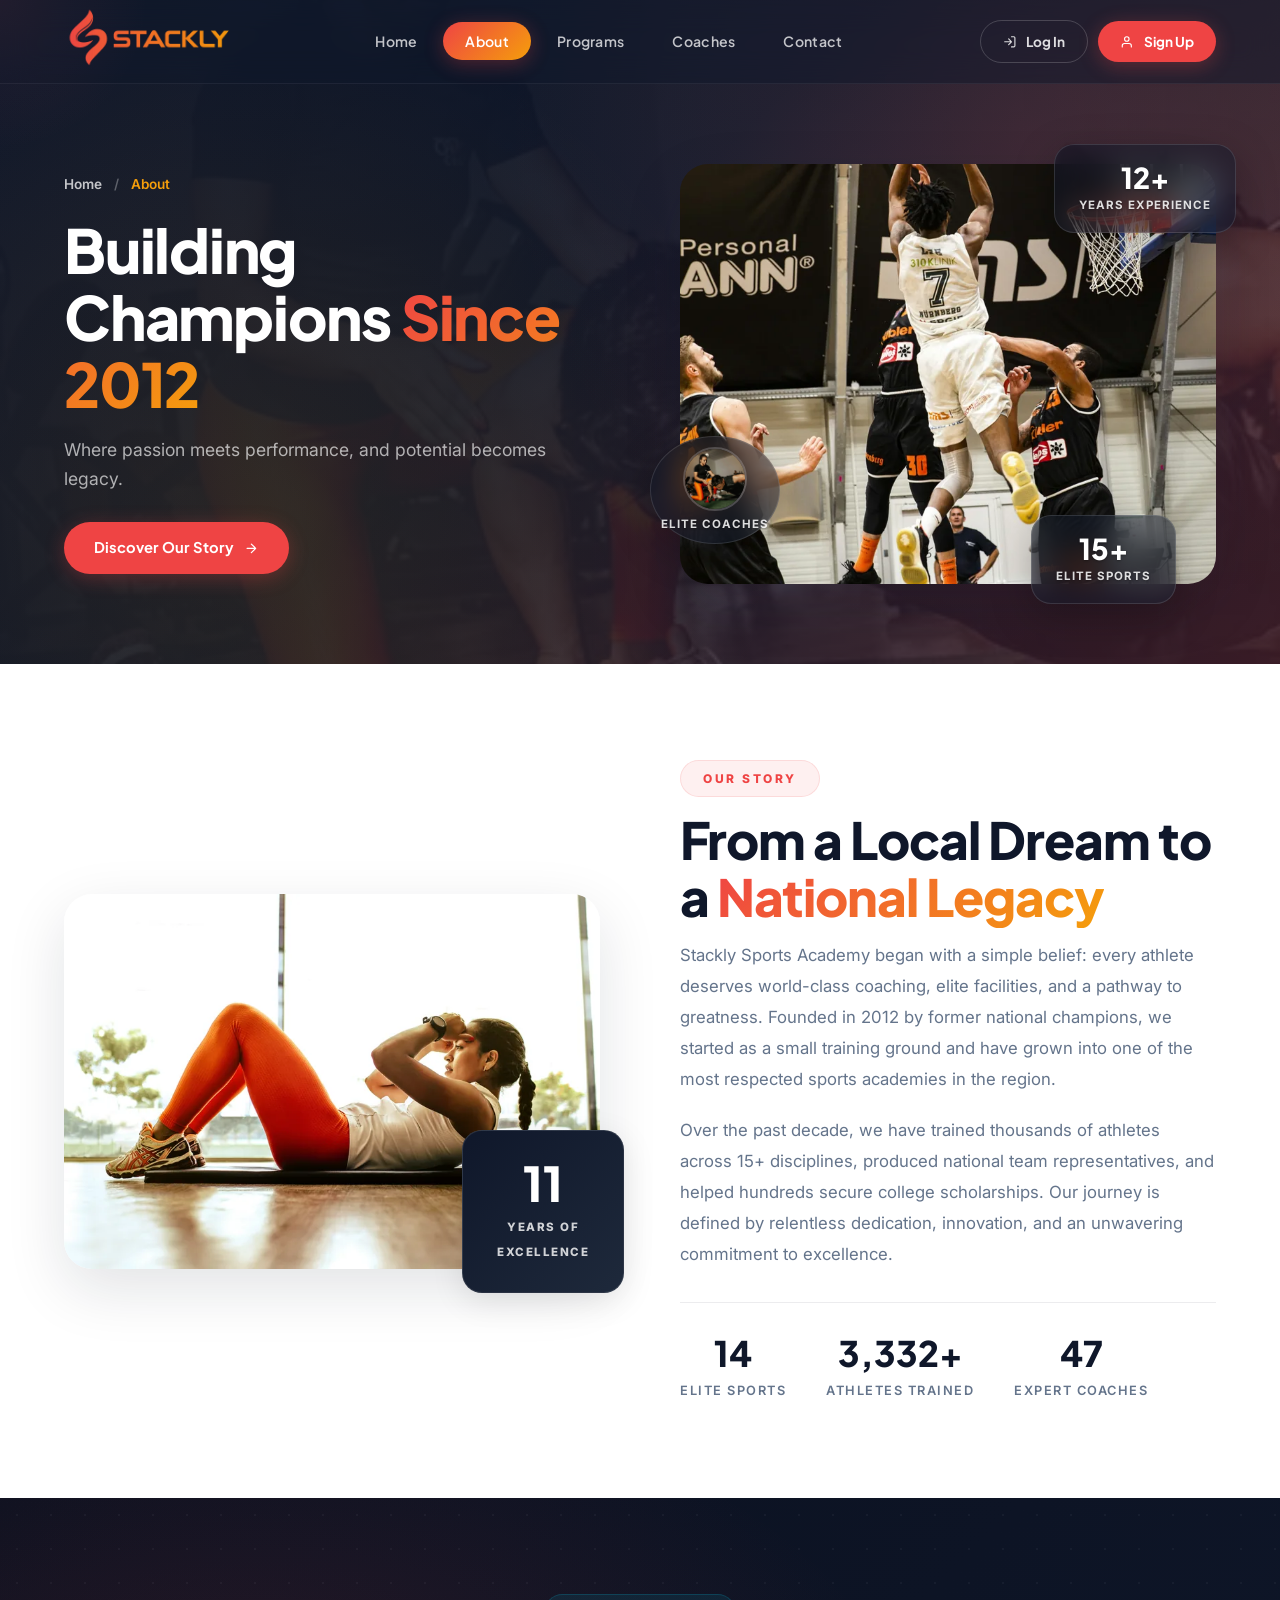
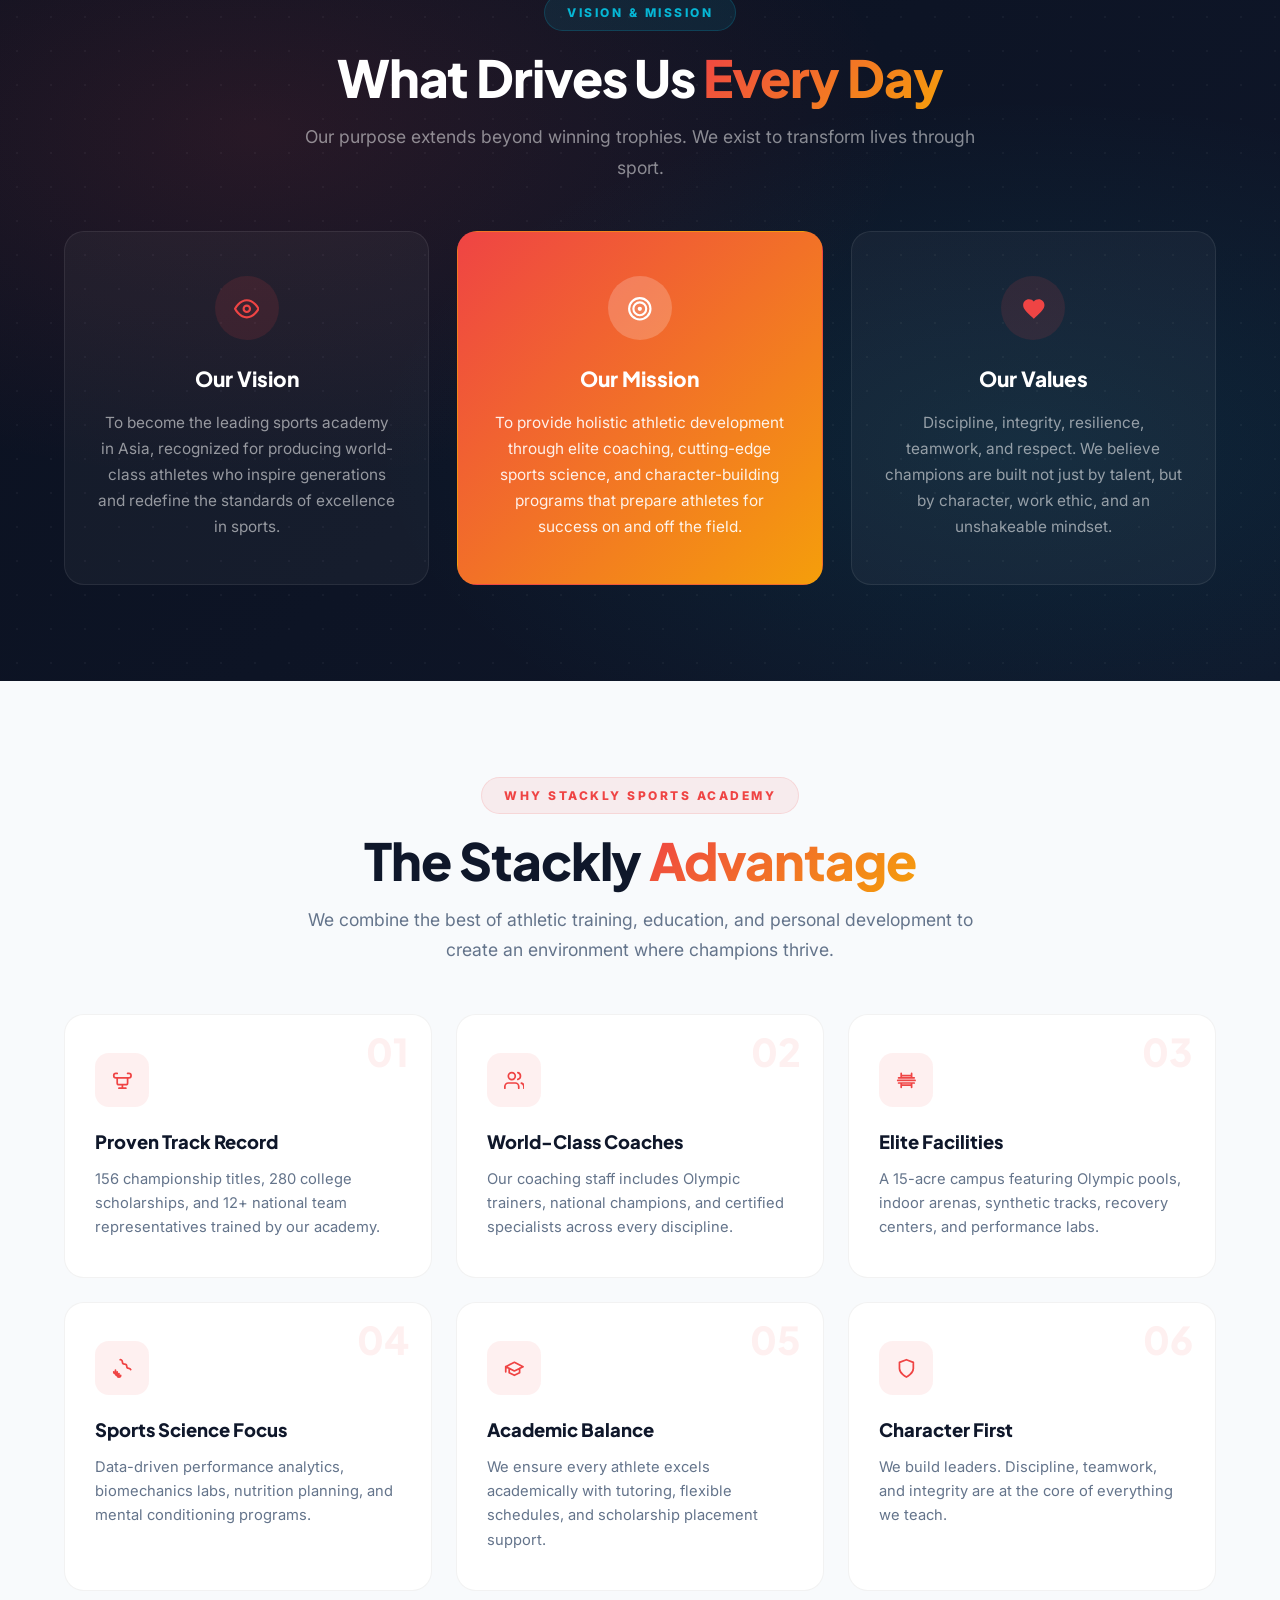
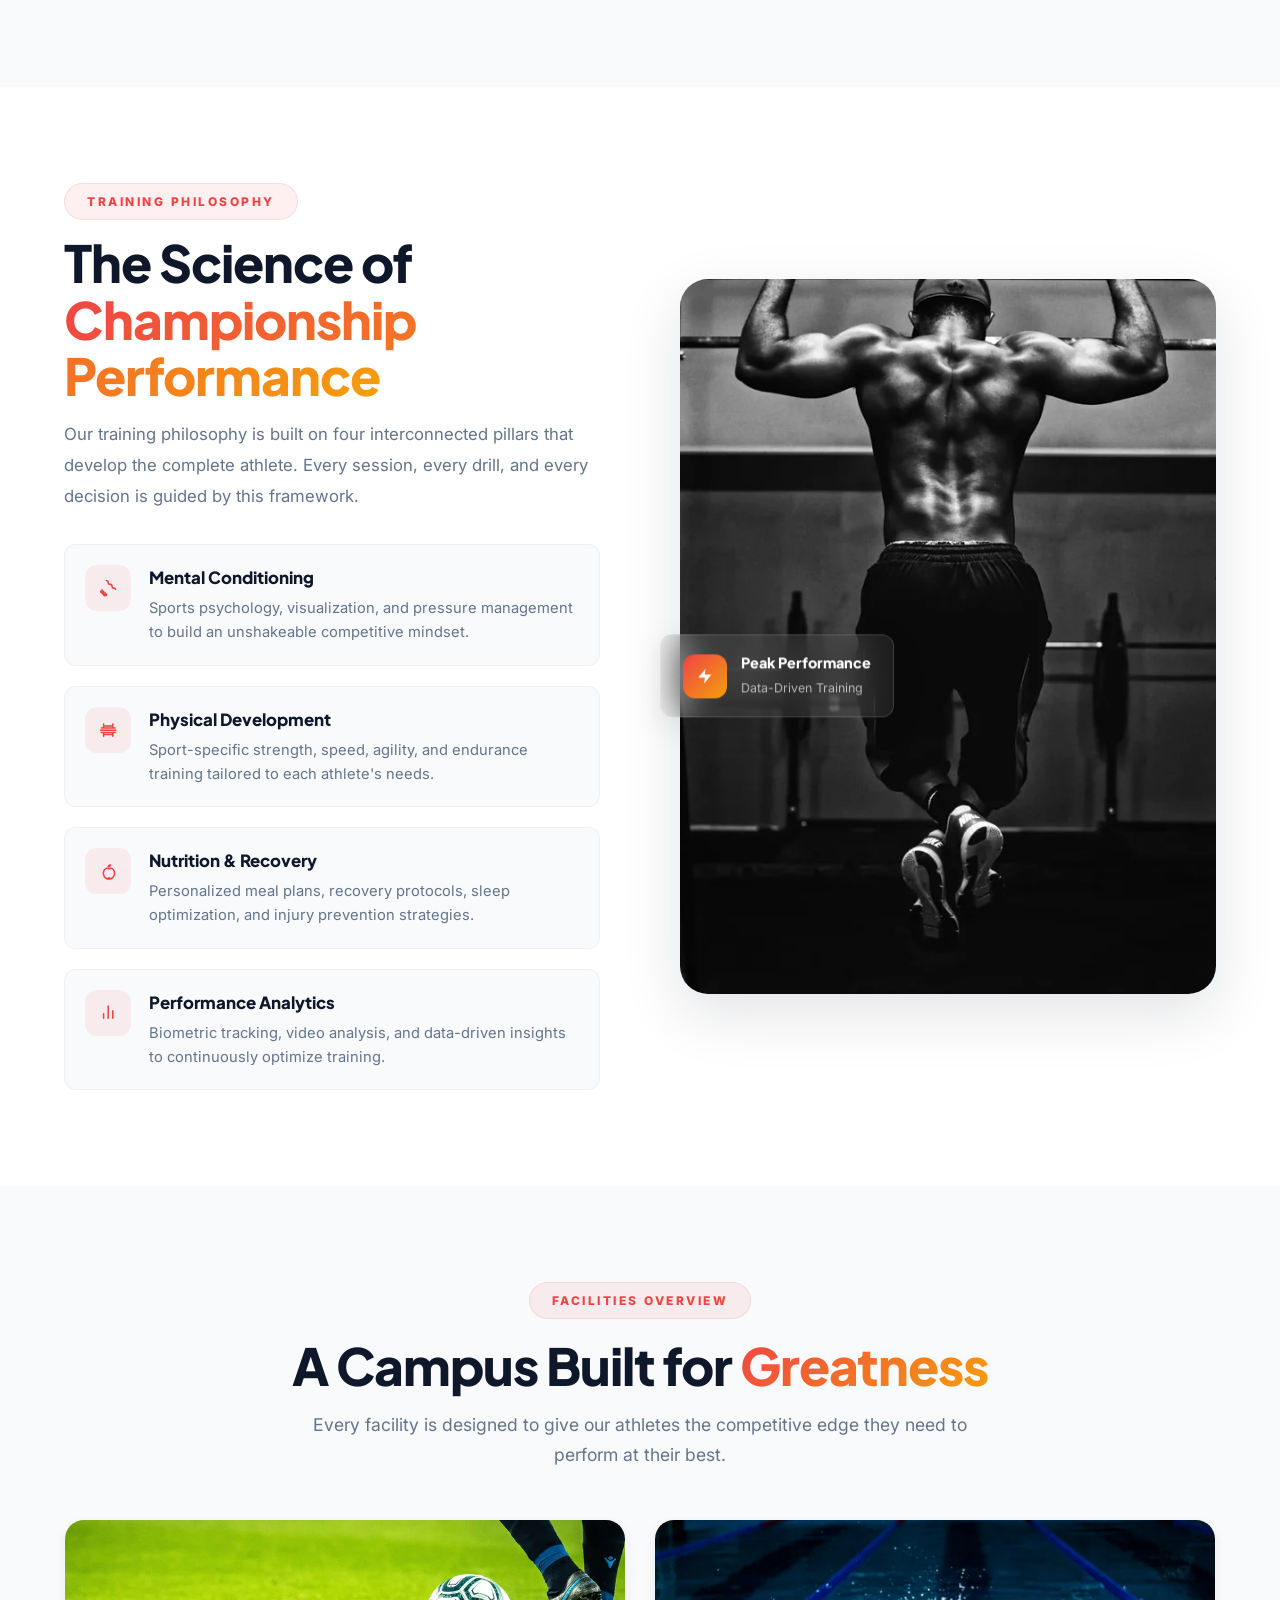
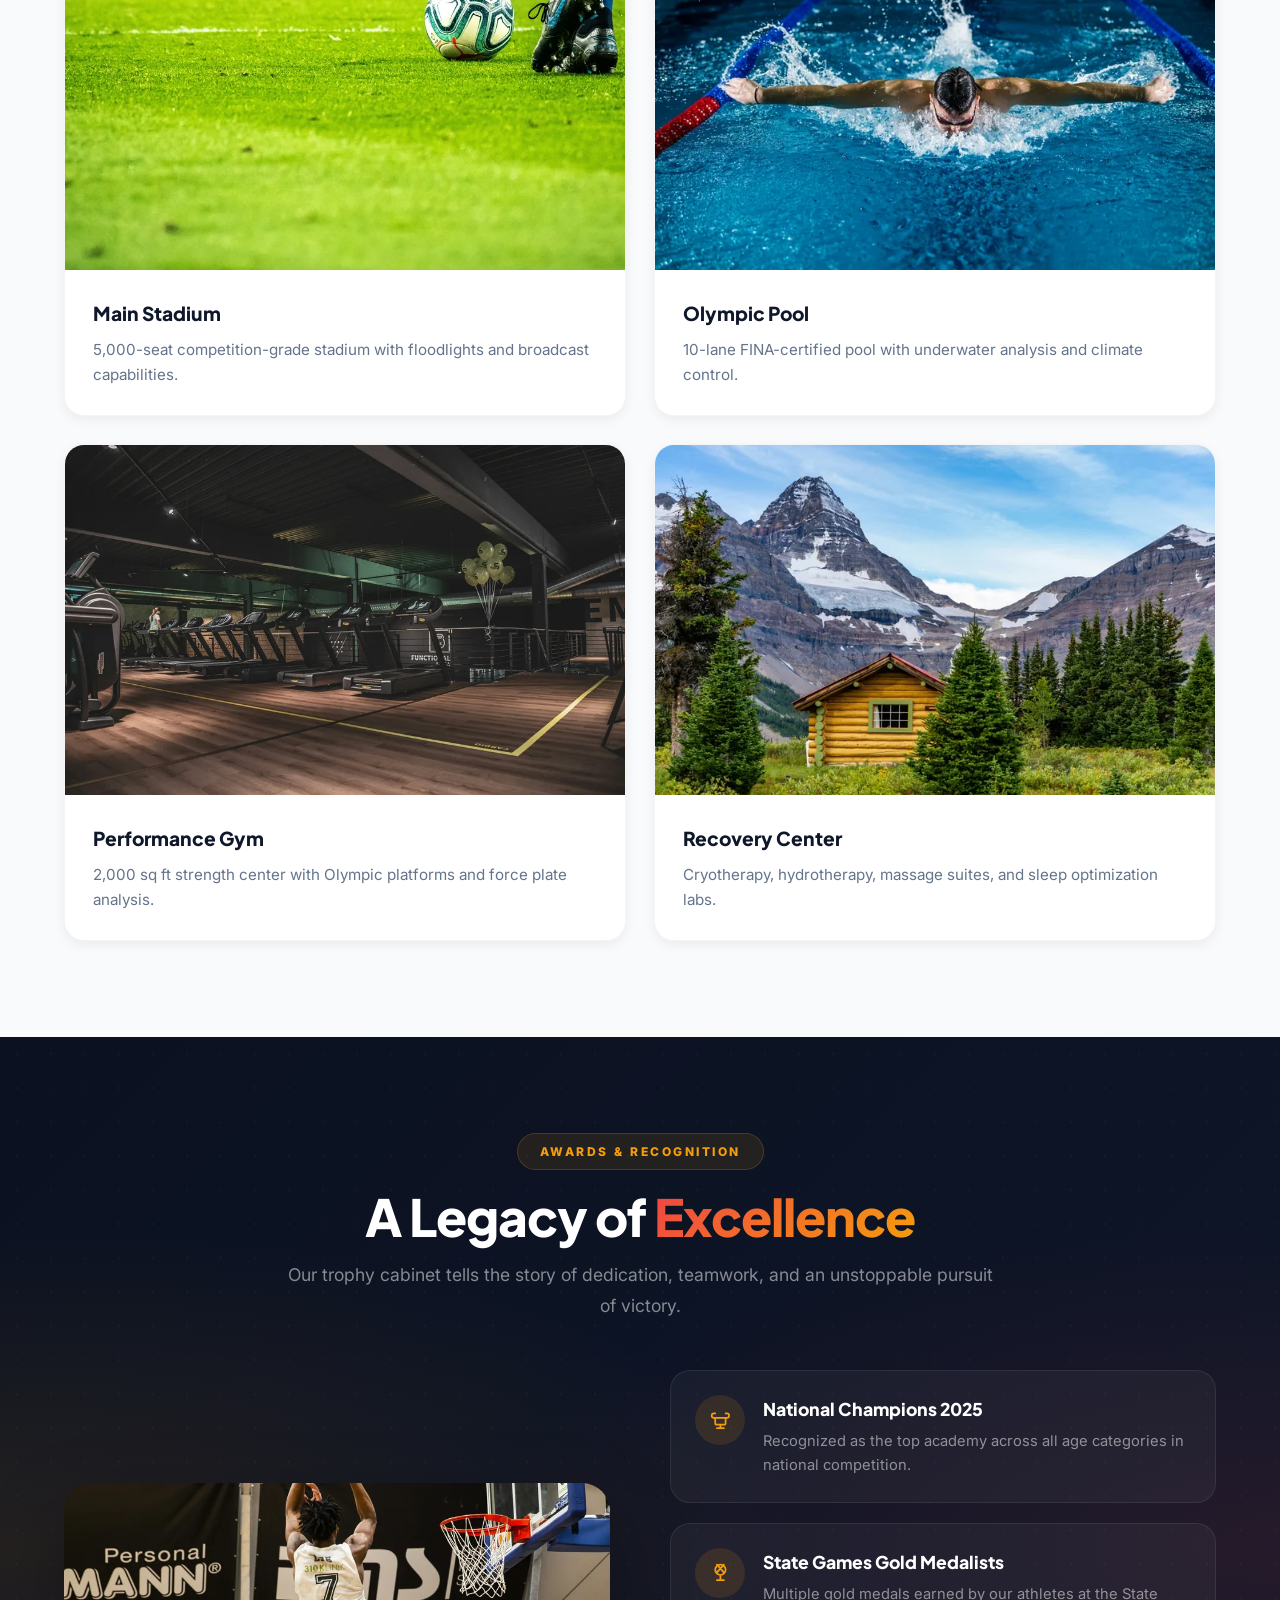
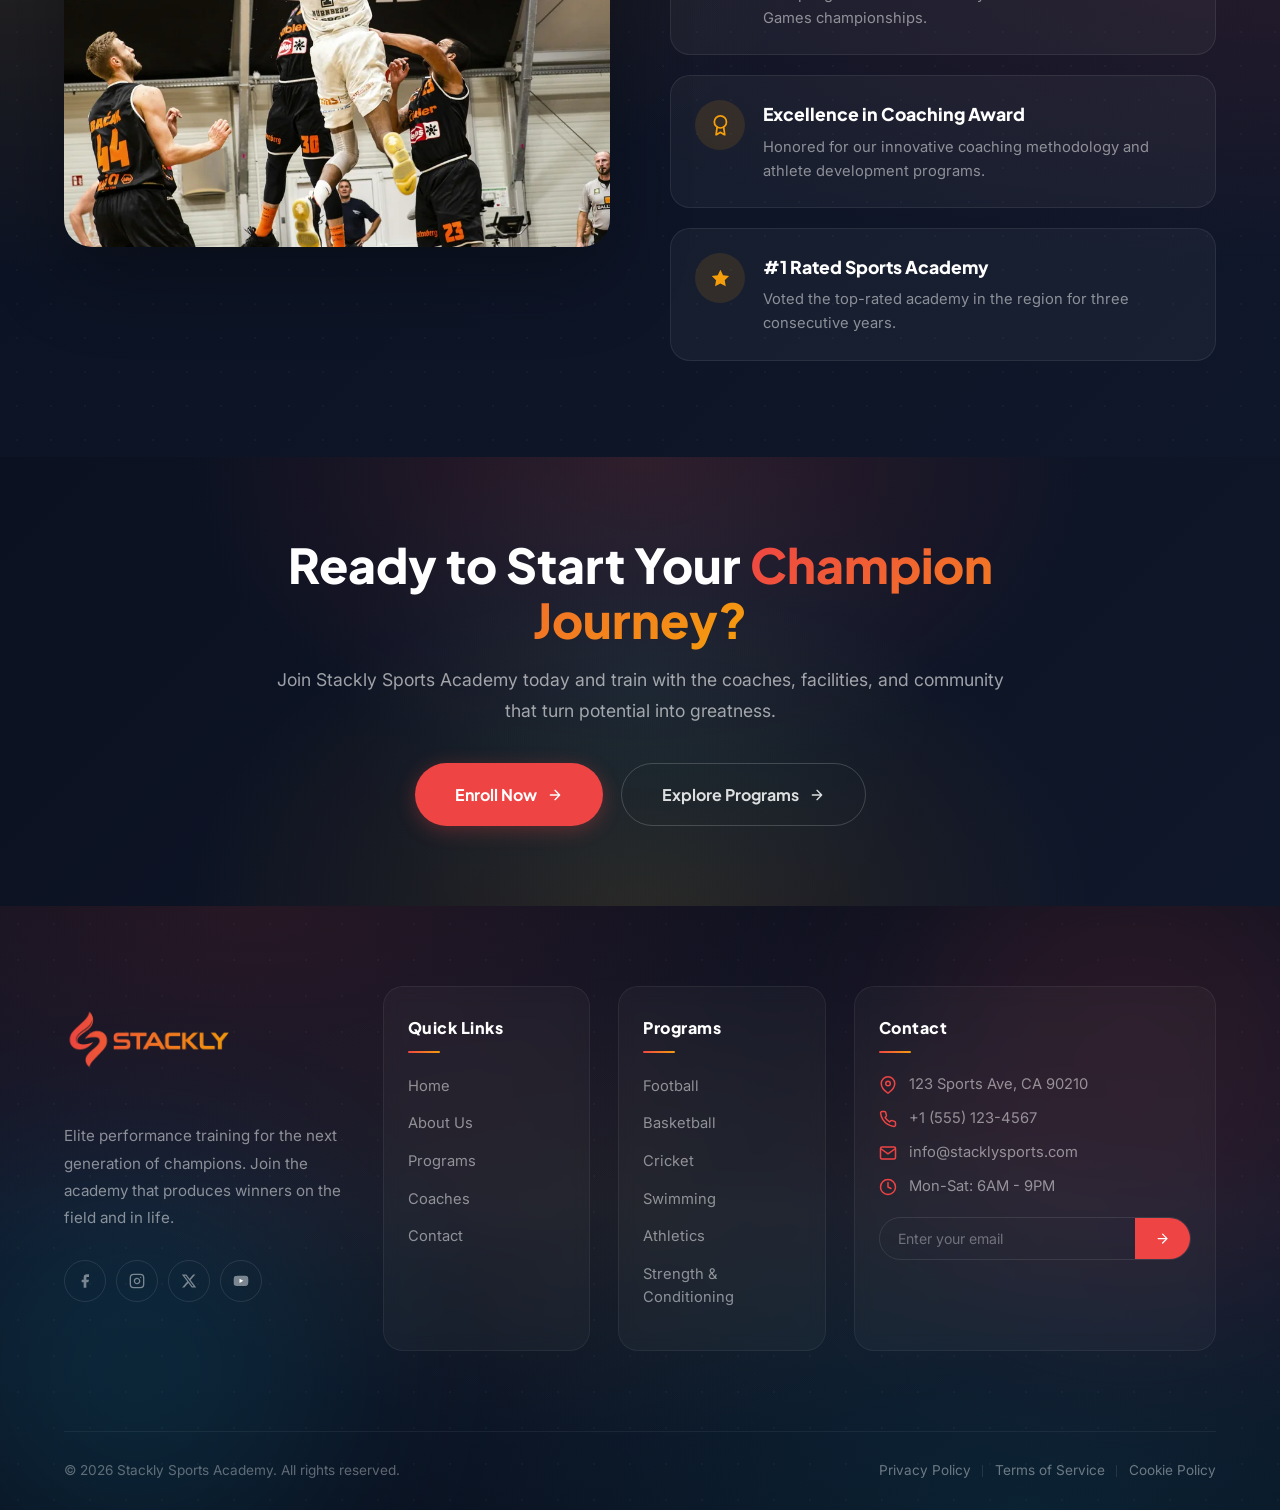
<file: about.html>
<!DOCTYPE html>
<html lang="en">
<head>
  <meta charset="UTF-8">
  <meta name="viewport" content="width=device-width, initial-scale=1.0">
  <meta name="description" content="About Stackly Sports Academy — Our story, vision, mission, and commitment to shaping elite athletes.">
  <meta name="theme-color" content="#0F172A">
  <title>About Us — Stackly Sports Academy</title>
  <link rel="preconnect" href="https://fonts.googleapis.com">
  <link rel="preconnect" href="https://fonts.gstatic.com" crossorigin>
  <link href="https://fonts.googleapis.com/css2?family=Inter:wght@400;500;600;700&family=Plus+Jakarta+Sans:wght@400;500;600;700;800;900&display=swap" rel="stylesheet">
  <link rel="stylesheet" href="css/style.css">
</head>
<body>

  <!-- ===== SVG ICON SPRITE ===== -->
  <svg class="svg-sprite" aria-hidden="true" focusable="false" xmlns="http://www.w3.org/2000/svg">
    <defs>
      <symbol id="icon-arrow-right" viewBox="0 0 24 24"><path fill="none" stroke="currentColor" stroke-width="2" stroke-linecap="round" stroke-linejoin="round" d="M5 12h14M12 5l7 7-7 7"/></symbol>
      <symbol id="icon-trophy" viewBox="0 0 24 24"><path fill="none" stroke="currentColor" stroke-width="2" stroke-linecap="round" stroke-linejoin="round" d="M6 9H4.5a2.5 2.5 0 0 1 0-5H6m12 5h1.5a2.5 2.5 0 0 0 0-5H18M6 9v6a2 2 0 0 0 2 2h8a2 2 0 0 0 2-2V9M6 9h12m-6 9v3m-4 0h8"/></symbol>
      <symbol id="icon-medal" viewBox="0 0 24 24"><path fill="none" stroke="currentColor" stroke-width="2" stroke-linecap="round" stroke-linejoin="round" d="M12 15a6 6 0 1 0 0-12 6 6 0 0 0 0 12zm0 0v6m-4 0h8M8 3l8 9m0-9L8 12"/></symbol>
      <symbol id="icon-users" viewBox="0 0 24 24"><path fill="none" stroke="currentColor" stroke-width="2" stroke-linecap="round" stroke-linejoin="round" d="M17 21v-2a4 4 0 0 0-4-4H5a4 4 0 0 0-4 4v2m8-10a4 4 0 1 0 0-8 4 4 0 0 0 0 8zm14 10v-2a4 4 0 0 0-3-3.87M16 3.13a4 4 0 0 1 0 7.75"/></symbol>
      <symbol id="icon-check" viewBox="0 0 24 24"><path fill="none" stroke="currentColor" stroke-width="3" stroke-linecap="round" stroke-linejoin="round" d="M20 6L9 17l-5-5"/></symbol>
      <symbol id="icon-brain" viewBox="0 0 24 24"><path fill="none" stroke="currentColor" stroke-width="2" stroke-linecap="round" stroke-linejoin="round" d="M9.5 2A2.5 2.5 0 0 1 12 4.5v0a2.5 2.5 0 0 0 2.5 2.5v0a2.5 2.5 0 0 1 2.5 2.5v0a2.5 2.5 0 0 0 2.5 2.5v0c.9 0 1.7.5 2.1 1.3M8 22a2 2 0 0 1-2-2m2 2a2 2 0 0 0 2-2m-2 2v-4m-2 2a2 2 0 0 1-2-2m2 2a2 2 0 0 0 2-2m-2 2v-4m-2 2a2 2 0 0 1-2-2m2 2a2 2 0 0 0 2-2m-2 2v-4"/></symbol>
      <symbol id="icon-dumbbell" viewBox="0 0 24 24"><path fill="none" stroke="currentColor" stroke-width="2" stroke-linecap="round" stroke-linejoin="round" d="M6.5 6.5h11M6.5 17.5h11M6 20v-5M18 20v-5M6 9V4M18 9V4M3 9h18M3 15h18M2 12h20"/></symbol>
      <symbol id="icon-apple" viewBox="0 0 24 24"><path fill="none" stroke="currentColor" stroke-width="2" stroke-linecap="round" stroke-linejoin="round" d="M12 20.94c1.5 1.25 3.75 1.25 5.5-.25 3-2.25 3.75-7.5 1.25-10.75-1.25-1.5-3-2-4.5-1.5-.75.25-1.75.25-2.5 0-1.5-.5-3.25 0-4.5 1.5-2.5 3.25-1.75 8.5 1.25 10.75 1.75 1.5 4 1.5 5.5.25zM15 4a2.5 2.5 0 0 0-3 2 2.5 2.5 0 0 0 3-2z"/></symbol>
      <symbol id="icon-chart" viewBox="0 0 24 24"><path fill="none" stroke="currentColor" stroke-width="2" stroke-linecap="round" stroke-linejoin="round" d="M18 20V10M12 20V4M6 20v-6"/></symbol>
      <symbol id="icon-star" viewBox="0 0 24 24"><path fill="currentColor" d="M12 2l3.09 6.26L22 9.27l-5 4.87 1.18 6.88L12 17.77l-6.18 3.25L7 14.14 2 9.27l6.91-1.01L12 2z"/></symbol>
      <symbol id="icon-target" viewBox="0 0 24 24"><circle cx="12" cy="12" r="10" fill="none" stroke="currentColor" stroke-width="2"/><circle cx="12" cy="12" r="6" fill="none" stroke="currentColor" stroke-width="2"/><circle cx="12" cy="12" r="2" fill="currentColor"/></symbol>
      <symbol id="icon-eye" viewBox="0 0 24 24"><path fill="none" stroke="currentColor" stroke-width="2" stroke-linecap="round" stroke-linejoin="round" d="M1 12s4-8 11-8 11 8 11 8-4 8-11 8-11-8-11-8z"/><circle cx="12" cy="12" r="3" fill="none" stroke="currentColor" stroke-width="2"/></symbol>
      <symbol id="icon-bullseye" viewBox="0 0 24 24"><circle cx="12" cy="12" r="10" fill="none" stroke="currentColor" stroke-width="2"/><circle cx="12" cy="12" r="6" fill="none" stroke="currentColor" stroke-width="2"/><circle cx="12" cy="12" r="2" fill="currentColor"/></symbol>
      <symbol id="icon-heart" viewBox="0 0 24 24"><path fill="currentColor" d="M12 21.35l-1.45-1.32C5.4 15.36 2 12.28 2 8.5 2 5.42 4.42 3 7.5 3c1.74 0 3.41.81 4.5 2.09C13.09 3.81 14.76 3 16.5 3 19.58 3 22 5.42 22 8.5c0 3.78-3.4 6.86-8.55 11.54L12 21.35z"/></symbol>
      <symbol id="icon-zap" viewBox="0 0 24 24"><polygon points="13 2 3 14 12 14 11 22 21 10 12 10 13 2" fill="currentColor"/></symbol>
      <symbol id="icon-shield" viewBox="0 0 24 24"><path fill="none" stroke="currentColor" stroke-width="2" stroke-linecap="round" stroke-linejoin="round" d="M12 22s8-4 8-10V5l-8-3-8 3v7c0 6 8 10 8 10z"/></symbol>
      <symbol id="icon-globe" viewBox="0 0 24 24"><circle cx="12" cy="12" r="10" fill="none" stroke="currentColor" stroke-width="2"/><path fill="none" stroke="currentColor" stroke-width="2" d="M2 12h20"/><path fill="none" stroke="currentColor" stroke-width="2" d="M12 2a15.3 15.3 0 0 1 4 10 15.3 15.3 0 0 1-4 10 15.3 15.3 0 0 1-4-10 15.3 15.3 0 0 1 4-10z"/></symbol>
      <symbol id="icon-award" viewBox="0 0 24 24"><circle cx="12" cy="8" r="7" fill="none" stroke="currentColor" stroke-width="2"/><polyline points="8.21 13.89 7 23 12 20 17 23 15.79 13.88" fill="none" stroke="currentColor" stroke-width="2" stroke-linecap="round" stroke-linejoin="round"/></symbol>
      <symbol id="icon-location" viewBox="0 0 24 24"><path fill="none" stroke="currentColor" stroke-width="2" stroke-linecap="round" stroke-linejoin="round" d="M21 10c0 7-9 13-9 13s-9-6-9-13a9 9 0 0 1 18 0z"/><circle cx="12" cy="10" r="3" fill="none" stroke="currentColor" stroke-width="2"/></symbol>
      <symbol id="icon-phone" viewBox="0 0 24 24"><path fill="none" stroke="currentColor" stroke-width="2" stroke-linecap="round" stroke-linejoin="round" d="M22 16.92v3a2 2 0 0 1-2.18 2 19.79 19.79 0 0 1-8.63-3.07 19.5 19.5 0 0 1-6-6 19.79 19.79 0 0 1-3.07-8.67A2 2 0 0 1 4.11 2h3a2 2 0 0 1 2 1.72 12.56 12.56 0 0 0 .7 2.81 2 2 0 0 1-.45 2.11L8.09 9.91a16 16 0 0 0 6 6l1.27-1.27a2 2 0 0 1 2.11-.45 12.56 12.56 0 0 0 2.81.7A2 2 0 0 1 22 16.92z"/></symbol>
      <symbol id="icon-mail" viewBox="0 0 24 24"><path fill="none" stroke="currentColor" stroke-width="2" stroke-linecap="round" stroke-linejoin="round" d="M4 4h16c1.1 0 2 .9 2 2v12c0 1.1-.9 2-2 2H4c-1.1 0-2-.9-2-2V6c0-1.1.9-2 2-2z"/><polyline points="22,6 12,13 2,6" fill="none" stroke="currentColor" stroke-width="2"/></symbol>
      <symbol id="icon-clock" viewBox="0 0 24 24"><circle cx="12" cy="12" r="10" fill="none" stroke="currentColor" stroke-width="2"/><polyline points="12 6 12 12 16 14" fill="none" stroke="currentColor" stroke-width="2" stroke-linecap="round" stroke-linejoin="round"/></symbol>
      <symbol id="icon-facebook" viewBox="0 0 24 24"><path fill="currentColor" d="M18 2h-3a5 5 0 0 0-5 5v3H7v4h3v8h4v-8h3l1-4h-4V7a1 1 0 0 1 1-1h3z"/></symbol>
      <symbol id="icon-linkedin" viewBox="0 0 24 24"><path fill="currentColor" d="M19 3a2 2 0 0 1 2 2v14a2 2 0 0 1-2 2H5a2 2 0 0 1-2-2V5a2 2 0 0 1 2-2h14m-.5 15.5v-5.4c0-1.5-.5-2.5-2-2.5-1 0-1.6.6-1.9 1.1v-1H12v8.3h2.1v-4.9c0-.9.4-1.5 1.2-1.5s1.1.6 1.1 1.5v4.9h2.1M6.5 9H9v8.5H6.5V9m1.2-4a1.3 1.3 0 1 1 0 2.6 1.3 1.3 0 0 1 0-2.6z"/></symbol>
      <symbol id="icon-instagram" viewBox="0 0 24 24"><rect x="2" y="2" width="20" height="20" rx="5" ry="5" fill="none" stroke="currentColor" stroke-width="2"/><path fill="none" stroke="currentColor" stroke-width="2" d="M16 11.37A4 4 0 1 1 12.63 8 4 4 0 0 1 16 11.37z"/><line x1="17.5" y1="6.5" x2="17.51" y2="6.5" stroke="currentColor" stroke-width="2" stroke-linecap="round"/></symbol>
      <symbol id="icon-twitter" viewBox="0 0 24 24"><path fill="currentColor" d="M18.244 2.25h3.308l-7.227 8.26 8.502 11.24H16.17l-5.214-6.817L4.99 21.75H1.68l7.73-8.835L1.254 2.25H8.08l4.713 6.231zm-1.161 17.52h1.833L7.084 4.126H5.117z"/></symbol>
      <symbol id="icon-youtube" viewBox="0 0 24 24"><path fill="currentColor" d="M22.54 6.42a2.78 2.78 0 0 0-1.94-2C18.88 4 12 4 12 4s-6.88 0-8.6.46a2.78 2.78 0 0 0-1.94 2A29 29 0 0 0 1 11.75a29 29 0 0 0 .46 5.33A2.78 2.78 0 0 0 3.4 19c1.72.46 8.6.46 8.6.46s6.88 0 8.6-.46a2.78 2.78 0 0 0 1.94-2 29 29 0 0 0 .46-5.25 29 29 0 0 0-.46-5.33z"/><polygon fill="#fff" points="9.75 15.02 15.5 11.75 9.75 8.48 9.75 15.02"/></symbol>
      <symbol id="icon-quote" viewBox="0 0 24 24"><path fill="currentColor" d="M14.017 21v-7.391c0-5.704 3.731-9.57 8.983-10.609l.995 2.151c-2.432.917-3.995 3.638-3.995 5.849h4v10H14.017zm-14 0v-7.391c0-5.704 3.748-9.57 9-10.609l.996 2.151c-2.433.917-3.996 3.638-3.996 5.849h3.983v10H.017z"/></symbol>
      <symbol id="icon-menu" viewBox="0 0 24 24"><path fill="none" stroke="currentColor" stroke-width="2" stroke-linecap="round" stroke-linejoin="round" d="M3 12h18M3 6h18M3 18h18"/></symbol>
      <symbol id="icon-close" viewBox="0 0 24 24"><path fill="none" stroke="currentColor" stroke-width="2" stroke-linecap="round" stroke-linejoin="round" d="M18 6L6 18M6 6l12 12"/></symbol>
      <symbol id="icon-chevron" viewBox="0 0 24 24"><path fill="none" stroke="currentColor" stroke-width="2" stroke-linecap="round" stroke-linejoin="round" d="M6 9l6 6 6-6"/></symbol>
      <symbol id="icon-login" viewBox="0 0 24 24"><path fill="none" stroke="currentColor" stroke-width="2" stroke-linecap="round" stroke-linejoin="round" d="M15 3h4a2 2 0 0 1 2 2v14a2 2 0 0 1-2 2h-4M10 17l5-5-5-5M13.8 12H3"/></symbol>
      <symbol id="icon-user" viewBox="0 0 24 24"><path fill="none" stroke="currentColor" stroke-width="2" stroke-linecap="round" stroke-linejoin="round" d="M20 21v-2a4 4 0 0 0-4-4H8a4 4 0 0 0-4 4v2"/><circle cx="12" cy="7" r="4" fill="none" stroke="currentColor" stroke-width="2"/></symbol>
      <symbol id="icon-logout" viewBox="0 0 24 24"><path fill="none" stroke="currentColor" stroke-width="2" stroke-linecap="round" stroke-linejoin="round" d="M9 21H5a2 2 0 0 1-2-2V5a2 2 0 0 1 2-2h4M16 17l5-5-5-5M21 12H9"/></symbol>
      <symbol id="icon-graduation" viewBox="0 0 24 24"><path fill="none" stroke="currentColor" stroke-width="2" stroke-linecap="round" stroke-linejoin="round" d="M22 10l-10-5-10 5 10 5 10-5zM6 12v5l6 3 6-3v-5M2 10v6"/></symbol>
      <symbol id="icon-search" viewBox="0 0 24 24"><circle cx="11" cy="11" r="8" fill="none" stroke="currentColor" stroke-width="2"/><path fill="none" stroke="currentColor" stroke-width="2" stroke-linecap="round" stroke-linejoin="round" d="M21 21l-4.35-4.35"/></symbol>
    </defs>
  </svg>

  <!-- ===== SKIP LINK ===== -->
  <a href="#main-content" class="skip-link">Skip to main content</a>

  <!-- ===== PRELOADER ===== -->
  <div class="preloader" id="preloader" role="status" aria-label="Loading">
    <div class="preloader__bg" aria-hidden="true"></div>
    <div class="preloader__content">
      <div class="preloader__ring" aria-hidden="true">
        <div class="preloader__ring-circle"></div>
      </div>
      <img src="assets/logo-stackly.webp" alt="Stackly Sports Academy" class="preloader__logo" width="160" height="107">
      <div class="preloader__track" aria-hidden="true">
        <div class="preloader__bar"></div>
      </div>
      <p class="preloader__text">Building Future Champions...</p>
    </div>
  </div>

  <!-- ===== HEADER ===== -->
  <header class="header" id="header">
    <div class="container header__container">
      <a href="index.html" class="header__logo" aria-label="Stackly Sports Academy Home">
        <img src="assets/logo-stackly.webp" alt="Stackly Sports Academy" class="logo-img" width="120" height="80">
      </a>
      <nav class="header__nav" id="headerNav" aria-label="Main navigation">
        <ul class="header__menu">
          <li><a href="index.html" class="nav__link">Home</a></li>
          <li><a href="about.html" class="nav__link active">About</a></li>
          <li><a href="programs.html" class="nav__link">Programs</a></li>
          <li><a href="coaches.html" class="nav__link">Coaches</a></li>
          <li><a href="contact.html" class="nav__link">Contact</a></li>
        </ul>
        <div class="header__actions header__actions--mobile">
          <a href="login.html" class="btn btn--ghost btn--sm"><svg class="icon" aria-hidden="true"><use href="#icon-login"/></svg>Log In</a>
          <a href="signup.html" class="btn btn--primary btn--sm"><svg class="icon" aria-hidden="true"><use href="#icon-user"/></svg>Sign Up</a>
        </div>
        <div class="mobile-menu" id="mobileMenu">
          <div class="mobile-menu__header">
            <a href="index.html" class="mobile-menu__logo" tabindex="-1">
              <img src="assets/logo-stackly.webp" alt="SportAcadem" class="mobile-menu__logo-img" width="100" height="67">
            </a>
          </div>
          <div class="mobile-menu__body">
            <a href="index.html" class="mobile-menu__link" tabindex="-1">
              <span class="mobile-menu__link-icon">🏠</span>
              <span class="mobile-menu__link-label">Home</span>
              <span class="mobile-menu__link-arrow"><svg class="icon" aria-hidden="true"><use href="#icon-arrow-right"/></svg></span>
            </a>
            <a href="about.html" class="mobile-menu__link active" tabindex="-1">
              <span class="mobile-menu__link-icon">ℹ</span>
              <span class="mobile-menu__link-label">About</span>
              <span class="mobile-menu__link-arrow"><svg class="icon" aria-hidden="true"><use href="#icon-arrow-right"/></svg></span>
            </a>
            <a href="programs.html" class="mobile-menu__link" tabindex="-1">
              <span class="mobile-menu__link-icon">🏆</span>
              <span class="mobile-menu__link-label">Programs</span>
              <span class="mobile-menu__link-arrow"><svg class="icon" aria-hidden="true"><use href="#icon-arrow-right"/></svg></span>
            </a>
            <a href="coaches.html" class="mobile-menu__link" tabindex="-1">
              <span class="mobile-menu__link-icon">👨‍🏫</span>
              <span class="mobile-menu__link-label">Coaches</span>
              <span class="mobile-menu__link-arrow"><svg class="icon" aria-hidden="true"><use href="#icon-arrow-right"/></svg></span>
            </a>
            <a href="contact.html" class="mobile-menu__link" tabindex="-1">
              <span class="mobile-menu__link-icon">📞</span>
              <span class="mobile-menu__link-label">Contact</span>
              <span class="mobile-menu__link-arrow"><svg class="icon" aria-hidden="true"><use href="#icon-arrow-right"/></svg></span>
            </a>
          </div>
          <div class="mobile-menu__footer">
            <div class="mobile-menu__actions">
              <a href="signup.html" class="btn btn--primary mobile-menu__btn" tabindex="-1"><svg class="icon" aria-hidden="true"><use href="#icon-user"/></svg>Sign Up</a>
              <a href="login.html" class="btn btn--ghost mobile-menu__btn" tabindex="-1"><svg class="icon" aria-hidden="true"><use href="#icon-login"/></svg>Log In</a>
            </div>
            <div class="mobile-menu__social">
              <a href="404.html" class="mobile-menu__social-link" aria-label="Facebook" tabindex="-1"><svg class="icon" aria-hidden="true"><use href="#icon-facebook"/></svg></a>
              <a href="404.html" class="mobile-menu__social-link" aria-label="Instagram" tabindex="-1"><svg class="icon" aria-hidden="true"><use href="#icon-instagram"/></svg></a>
              <a href="404.html" class="mobile-menu__social-link" aria-label="LinkedIn" tabindex="-1"><svg class="icon" aria-hidden="true"><use href="#icon-linkedin"/></svg></a>
              <a href="404.html" class="mobile-menu__social-link" aria-label="YouTube" tabindex="-1"><svg class="icon" aria-hidden="true"><use href="#icon-youtube"/></svg></a>
            </div>
            <p class="mobile-menu__tagline">Building Future Champions</p>
          </div>
        </div>
      </nav>
      <div class="header__actions header__actions--desktop">
        <a href="login.html" class="btn btn--ghost btn--sm"><svg class="icon" aria-hidden="true"><use href="#icon-login"/></svg>Log In</a>
        <a href="signup.html" class="btn btn--primary btn--sm"><svg class="icon" aria-hidden="true"><use href="#icon-user"/></svg>Sign Up</a>
      </div>
      <button class="header__toggle" id="menuToggle" aria-label="Toggle menu" aria-expanded="false">
        <span class="header__toggle-bar"></span>
        <span class="header__toggle-bar"></span>
        <span class="header__toggle-bar"></span>
      </button>
    </div>
  </header>

  <main id="main-content">
    <!-- ===== PREMIUM HERO BANNER ===== -->
    <section class="page-hero page-hero--about" id="about-hero" aria-label="About Stackly Sports Academy">
      <div class="page-hero__bg">
        <img src="assets/about-coaching.webp" alt="Stackly Sports Academy athletes training" loading="eager" decoding="async" width="1600" height="580">
        <div class="page-hero__overlay"></div>
        <div class="page-hero__gradient"></div>
      </div>
      <div class="container page-hero__container">
        <div class="page-hero__diagonal">
          <div class="page-hero__diagonal-content" data-reveal="fade-up">
            <nav class="breadcrumb" aria-label="Breadcrumb">
              <ol>
                <li><a href="index.html">Home</a></li>
                <li aria-current="page">About</li>
              </ol>
            </nav>
            <h1 class="page-hero__title">Building Champions <span class="text-gradient">Since 2012</span></h1>
            <p class="page-hero__desc">Where passion meets performance, and potential becomes legacy.</p>
            <a href="#story" class="btn btn--primary">Discover Our Story <svg class="icon" aria-hidden="true"><use href="#icon-arrow-right"/></svg></a>
          </div>
          <div class="page-hero__diagonal-visual" data-reveal="scale-in">
            <img src="assets/about-awards.webp" alt="Stackly Sports Academy campus" loading="eager" decoding="async" width="700" height="500">
            <div class="page-hero__float-card page-hero__float-card--exp glass-card">
              <span class="page-hero__float-num">12+</span>
              <span class="page-hero__float-label">Years Experience</span>
            </div>
            <div class="page-hero__float-card page-hero__float-card--coach">
              <img src="assets/about-coaching.webp" alt="Elite coach mentoring an athlete" loading="lazy" decoding="async" width="80" height="80">
              <span class="page-hero__float-label">Elite Coaches</span>
            </div>
            <div class="page-hero__float-card page-hero__float-card--stats glass-card">
              <span class="page-hero__float-num">15+</span>
              <span class="page-hero__float-label">Elite Sports</span>
            </div>
          </div>
        </div>
      </div>
    </section>

    <!-- ===== OUR STORY ===== -->
    <section class="section story" id="story" aria-labelledby="story-title">
      <div class="container">
        <div class="story__layout">
          <div class="story__visual" data-reveal="reveal-left">
            <div class="story__frame">
              <img src="assets/about-campus.webp" alt="Stackly Sports Academy campus" loading="lazy" decoding="async" width="800" height="560">
            </div>
            <div class="story__badge glass-card" data-reveal="scale-in" data-delay="0.3">
              <span class="story__badge-num counter" data-target="12">0</span>
              <span class="story__badge-label">Years of<br>Excellence</span>
            </div>
          </div>
          <div class="story__content" data-reveal="reveal-right">
            <span class="section__tag">Our Story</span>
            <h2 id="story-title" class="section__title">From a Local Dream to a <span class="text-gradient">National Legacy</span></h2>
            <p class="story__text">Stackly Sports Academy began with a simple belief: every athlete deserves world-class coaching, elite facilities, and a pathway to greatness. Founded in 2012 by former national champions, we started as a small training ground and have grown into one of the most respected sports academies in the region.</p>
            <p class="story__text">Over the past decade, we have trained thousands of athletes across 15+ disciplines, produced national team representatives, and helped hundreds secure college scholarships. Our journey is defined by relentless dedication, innovation, and an unwavering commitment to excellence.</p>
            <div class="story__stats">
              <div class="story__stat">
                <span class="story__stat-num counter" data-target="15">0</span>
                <span class="story__stat-label">Elite Sports</span>
              </div>
              <div class="story__stat">
                <span class="story__stat-num"><span class="counter" data-target="3500">0</span>+</span>
                <span class="story__stat-label">Athletes Trained</span>
              </div>
              <div class="story__stat">
                <span class="story__stat-num counter" data-target="50">0</span>
                <span class="story__stat-label">Expert Coaches</span>
              </div>
            </div>
          </div>
        </div>
      </div>
    </section>

    <!-- ===== VISION & MISSION ===== -->
    <section class="section vision" id="vision" aria-labelledby="vision-title">
      <div class="vision__bg" aria-hidden="true">
        <div class="vision__gradient"></div>
        <div class="vision__pattern"></div>
      </div>
      <div class="container">
        <div class="section__header" data-reveal="fade-up">
          <span class="section__tag">Vision & Mission</span>
          <h2 id="vision-title" class="section__title">What Drives Us <span class="text-gradient">Every Day</span></h2>
          <p class="section__desc">Our purpose extends beyond winning trophies. We exist to transform lives through sport.</p>
        </div>
        <div class="vision__grid">
          <article class="vision-card" data-reveal="fade-up">
            <div class="vision-card__icon"><svg class="icon" aria-hidden="true"><use href="#icon-eye"/></svg></div>
            <h3 class="vision-card__title">Our Vision</h3>
            <p>To become the leading sports academy in Asia, recognized for producing world-class athletes who inspire generations and redefine the standards of excellence in sports.</p>
          </article>
          <article class="vision-card vision-card--featured" data-reveal="scale-in" data-delay="0.1">
            <div class="vision-card__icon"><svg class="icon" aria-hidden="true"><use href="#icon-target"/></svg></div>
            <h3 class="vision-card__title">Our Mission</h3>
            <p>To provide holistic athletic development through elite coaching, cutting-edge sports science, and character-building programs that prepare athletes for success on and off the field.</p>
          </article>
          <article class="vision-card" data-reveal="fade-up" data-delay="0.2">
            <div class="vision-card__icon"><svg class="icon" aria-hidden="true"><use href="#icon-heart"/></svg></div>
            <h3 class="vision-card__title">Our Values</h3>
            <p>Discipline, integrity, resilience, teamwork, and respect. We believe champions are built not just by talent, but by character, work ethic, and an unshakeable mindset.</p>
          </article>
        </div>
      </div>
    </section>

    <!-- ===== WHY STACKLY SPORTS ACADEMY ===== -->
    <section class="section why-stackly" id="why-stackly" aria-labelledby="why-stackly-title">
      <div class="container">
        <div class="section__header" data-reveal="fade-up">
          <span class="section__tag">Why Stackly Sports Academy</span>
          <h2 id="why-stackly-title" class="section__title">The Stackly <span class="text-gradient">Advantage</span></h2>
          <p class="section__desc">We combine the best of athletic training, education, and personal development to create an environment where champions thrive.</p>
        </div>
        <div class="why-stackly__grid">
          <article class="why-stackly-card" data-reveal="fade-up">
            <div class="why-stackly-card__num">01</div>
            <div class="why-stackly-card__icon"><svg class="icon" aria-hidden="true"><use href="#icon-trophy"/></svg></div>
            <h3>Proven Track Record</h3>
            <p>156 championship titles, 280 college scholarships, and 12+ national team representatives trained by our academy.</p>
          </article>
          <article class="why-stackly-card" data-reveal="fade-up" data-delay="0.05">
            <div class="why-stackly-card__num">02</div>
            <div class="why-stackly-card__icon"><svg class="icon" aria-hidden="true"><use href="#icon-users"/></svg></div>
            <h3>World-Class Coaches</h3>
            <p>Our coaching staff includes Olympic trainers, national champions, and certified specialists across every discipline.</p>
          </article>
          <article class="why-stackly-card" data-reveal="fade-up" data-delay="0.1">
            <div class="why-stackly-card__num">03</div>
            <div class="why-stackly-card__icon"><svg class="icon" aria-hidden="true"><use href="#icon-dumbbell"/></svg></div>
            <h3>Elite Facilities</h3>
            <p>A 15-acre campus featuring Olympic pools, indoor arenas, synthetic tracks, recovery centers, and performance labs.</p>
          </article>
          <article class="why-stackly-card" data-reveal="fade-up" data-delay="0.15">
            <div class="why-stackly-card__num">04</div>
            <div class="why-stackly-card__icon"><svg class="icon" aria-hidden="true"><use href="#icon-brain"/></svg></div>
            <h3>Sports Science Focus</h3>
            <p>Data-driven performance analytics, biomechanics labs, nutrition planning, and mental conditioning programs.</p>
          </article>
          <article class="why-stackly-card" data-reveal="fade-up" data-delay="0.2">
            <div class="why-stackly-card__num">05</div>
            <div class="why-stackly-card__icon"><svg class="icon" aria-hidden="true"><use href="#icon-graduation"/></svg></div>
            <h3>Academic Balance</h3>
            <p>We ensure every athlete excels academically with tutoring, flexible schedules, and scholarship placement support.</p>
          </article>
          <article class="why-stackly-card" data-reveal="fade-up" data-delay="0.25">
            <div class="why-stackly-card__num">06</div>
            <div class="why-stackly-card__icon"><svg class="icon" aria-hidden="true"><use href="#icon-shield"/></svg></div>
            <h3>Character First</h3>
            <p>We build leaders. Discipline, teamwork, and integrity are at the core of everything we teach.</p>
          </article>
        </div>
      </div>
    </section>

    <!-- ===== TRAINING PHILOSOPHY ===== -->
    <section class="section philosophy" id="philosophy" aria-labelledby="philosophy-title">
      <div class="container">
        <div class="philosophy__layout">
          <div class="philosophy__content" data-reveal="reveal-left">
            <span class="section__tag">Training Philosophy</span>
            <h2 id="philosophy-title" class="section__title">The Science of <span class="text-gradient">Championship Performance</span></h2>
            <p class="philosophy__text">Our training philosophy is built on four interconnected pillars that develop the complete athlete. Every session, every drill, and every decision is guided by this framework.</p>
            <div class="philosophy__pillars">
              <div class="philosophy__pillar">
                <span class="philosophy__pillar-icon"><svg class="icon" aria-hidden="true"><use href="#icon-brain"/></svg></span>
                <div>
                  <h3>Mental Conditioning</h3>
                  <p>Sports psychology, visualization, and pressure management to build an unshakeable competitive mindset.</p>
                </div>
              </div>
              <div class="philosophy__pillar">
                <span class="philosophy__pillar-icon"><svg class="icon" aria-hidden="true"><use href="#icon-dumbbell"/></svg></span>
                <div>
                  <h3>Physical Development</h3>
                  <p>Sport-specific strength, speed, agility, and endurance training tailored to each athlete's needs.</p>
                </div>
              </div>
              <div class="philosophy__pillar">
                <span class="philosophy__pillar-icon"><svg class="icon" aria-hidden="true"><use href="#icon-apple"/></svg></span>
                <div>
                  <h3>Nutrition & Recovery</h3>
                  <p>Personalized meal plans, recovery protocols, sleep optimization, and injury prevention strategies.</p>
                </div>
              </div>
              <div class="philosophy__pillar">
                <span class="philosophy__pillar-icon"><svg class="icon" aria-hidden="true"><use href="#icon-chart"/></svg></span>
                <div>
                  <h3>Performance Analytics</h3>
                  <p>Biometric tracking, video analysis, and data-driven insights to continuously optimize training.</p>
                </div>
              </div>
            </div>
          </div>
          <div class="philosophy__visual" data-reveal="reveal-right">
            <div class="philosophy__frame">
              <img src="assets/about-philosophy.webp" alt="Athlete training at Stackly" loading="lazy" decoding="async" width="600" height="800">
            </div>
            <div class="philosophy__float glass-card" data-parallax="-15">
              <div class="philosophy__float-icon"><svg class="icon" aria-hidden="true"><use href="#icon-zap"/></svg></div>
              <div>
                <strong>Peak Performance</strong>
                <span>Data-Driven Training</span>
              </div>
            </div>
          </div>
        </div>
      </div>
    </section>

    <!-- ===== FACILITIES OVERVIEW ===== -->
    <section class="section facilities-overview" id="facilities-overview" aria-labelledby="facilities-overview-title">
      <div class="container">
        <div class="section__header" data-reveal="fade-up">
          <span class="section__tag">Facilities Overview</span>
          <h2 id="facilities-overview-title" class="section__title">A Campus Built for <span class="text-gradient">Greatness</span></h2>
          <p class="section__desc">Every facility is designed to give our athletes the competitive edge they need to perform at their best.</p>
        </div>
        <div class="facilities-overview__grid">
          <article class="facility-card" data-reveal="fade-up">
            <div class="facility-card__media">
              <img src="assets/facility-stadium.webp" alt="Main stadium" loading="lazy" decoding="async" width="900" height="600">
            </div>
            <div class="facility-card__content">
              <h3>Main Stadium</h3>
              <p>5,000-seat competition-grade stadium with floodlights and broadcast capabilities.</p>
            </div>
          </article>
          <article class="facility-card" data-reveal="fade-up" data-delay="0.05">
            <div class="facility-card__media">
              <img src="assets/facility-pool.webp" alt="Olympic pool" loading="lazy" decoding="async" width="700" height="460">
            </div>
            <div class="facility-card__content">
              <h3>Olympic Pool</h3>
              <p>10-lane FINA-certified pool with underwater analysis and climate control.</p>
            </div>
          </article>
          <article class="facility-card" data-reveal="fade-up" data-delay="0.1">
            <div class="facility-card__media">
              <img src="assets/facility-gym.webp" alt="Performance gym" loading="lazy" decoding="async" width="900" height="600">
            </div>
            <div class="facility-card__content">
              <h3>Performance Gym</h3>
              <p>2,000 sq ft strength center with Olympic platforms and force plate analysis.</p>
            </div>
          </article>
          <article class="facility-card" data-reveal="fade-up" data-delay="0.15">
            <div class="facility-card__media">
              <img src="assets/facility-recovery.webp" alt="Recovery center" loading="lazy" decoding="async" width="700" height="460">
            </div>
            <div class="facility-card__content">
              <h3>Recovery Center</h3>
              <p>Cryotherapy, hydrotherapy, massage suites, and sleep optimization labs.</p>
            </div>
          </article>
        </div>
      </div>
    </section>

    <!-- ===== AWARDS & RECOGNITION ===== -->
    <section class="section awards" id="awards" aria-labelledby="awards-title">
      <div class="awards__bg" aria-hidden="true">
        <div class="awards__gradient"></div>
        <div class="awards__pattern"></div>
      </div>
      <div class="container">
        <div class="section__header" data-reveal="fade-up">
          <span class="section__tag">Awards & Recognition</span>
          <h2 id="awards-title" class="section__title">A Legacy of <span class="text-gradient">Excellence</span></h2>
          <p class="section__desc">Our trophy cabinet tells the story of dedication, teamwork, and an unstoppable pursuit of victory.</p>
        </div>
        <div class="awards__layout">
          <div class="awards__visual" data-reveal="reveal-left">
            <div class="awards__frame">
              <img src="assets/about-awards.webp" alt="Championship celebration" loading="lazy" decoding="async" width="900" height="600">
            </div>
          </div>
          <div class="awards__content" data-reveal="reveal-right">
            <div class="awards__list">
              <div class="award-item">
                <div class="award-item__icon"><svg class="icon" aria-hidden="true"><use href="#icon-trophy"/></svg></div>
                <div>
                  <h3>National Champions 2025</h3>
                  <p>Recognized as the top academy across all age categories in national competition.</p>
                </div>
              </div>
              <div class="award-item">
                <div class="award-item__icon"><svg class="icon" aria-hidden="true"><use href="#icon-medal"/></svg></div>
                <div>
                  <h3>State Games Gold Medalists</h3>
                  <p>Multiple gold medals earned by our athletes at the State Games championships.</p>
                </div>
              </div>
              <div class="award-item">
                <div class="award-item__icon"><svg class="icon" aria-hidden="true"><use href="#icon-award"/></svg></div>
                <div>
                  <h3>Excellence in Coaching Award</h3>
                  <p>Honored for our innovative coaching methodology and athlete development programs.</p>
                </div>
              </div>
              <div class="award-item">
                <div class="award-item__icon"><svg class="icon" aria-hidden="true"><use href="#icon-star"/></svg></div>
                <div>
                  <h3>#1 Rated Sports Academy</h3>
                  <p>Voted the top-rated academy in the region for three consecutive years.</p>
                </div>
              </div>
            </div>
          </div>
        </div>
      </div>
    </section>

    <!-- ===== CTA BANNER ===== -->
    <section class="section cta-banner" id="cta" aria-labelledby="cta-title">
      <div class="cta-banner__bg" aria-hidden="true">
        <div class="cta-banner__gradient"></div>
        <div class="cta-banner__shape"></div>
      </div>
      <div class="container">
        <div class="cta-banner__content" data-reveal="fade-up">
          <h2 id="cta-title" class="cta-banner__title">Ready to Start Your <span class="text-gradient">Champion Journey?</span></h2>
          <p class="cta-banner__desc">Join Stackly Sports Academy today and train with the coaches, facilities, and community that turn potential into greatness.</p>
          <div class="cta-banner__actions">
            <a href="contact.html" class="btn btn--primary btn--lg">
              Enroll Now
              <svg class="icon" aria-hidden="true"><use href="#icon-arrow-right"/></svg>
            </a>
            <a href="programs.html" class="btn btn--ghost btn--lg">
              Explore Programs
              <svg class="icon" aria-hidden="true"><use href="#icon-arrow-right"/></svg>
            </a>
          </div>
        </div>
      </div>
    </section>
  </main>

  <!-- ===== FOOTER ===== -->
  <footer class="footer">
    <div class="footer__bg" aria-hidden="true">
      <div class="footer__gradient"></div>
      <div class="footer__pattern"></div>
      <div class="footer__shape footer__shape--1"></div>
      <div class="footer__shape footer__shape--2"></div>
    </div>
    <div class="container">
      <div class="footer__top">
        <div class="footer__brand">
          <a href="index.html" aria-label="Stackly Sports Academy Home">
            <img src="assets/logo-stackly.webp" alt="Stackly Sports Academy" class="footer__logo" width="135" height="90">
          </a>
          <p>Elite performance training for the next generation of champions. Join the academy that produces winners on the field and in life.</p>
          <div class="footer__social">
            <a href="#" aria-label="Facebook"><svg class="icon" aria-hidden="true"><use href="#icon-facebook"/></svg></a>
            <a href="#" aria-label="Instagram"><svg class="icon" aria-hidden="true"><use href="#icon-instagram"/></svg></a>
            <a href="#" aria-label="X"><svg class="icon" aria-hidden="true"><use href="#icon-twitter"/></svg></a>
            <a href="#" aria-label="YouTube"><svg class="icon" aria-hidden="true"><use href="#icon-youtube"/></svg></a>
            </div>
        </div>
        <div class="footer__col footer__col--card">
          <h4>Quick Links</h4>
          <ul>
            <li><a href="index.html">Home</a></li>
            <li><a href="about.html">About Us</a></li>
            <li><a href="programs.html">Programs</a></li>
            <li><a href="coaches.html">Coaches</a></li>
            <li><a href="contact.html">Contact</a></li>
          </ul>
        </div>
        <div class="footer__col footer__col--card">
          <h4>Programs</h4>
          <ul>
            <li><a href="404.html">Football</a></li>
            <li><a href="404.html">Basketball</a></li>
            <li><a href="404.html">Cricket</a></li>
            <li><a href="404.html">Swimming</a></li>
            <li><a href="404.html">Athletics</a></li>
            <li><a href="404.html">Strength & Conditioning</a></li>
          </ul>
        </div>
        <div class="footer__col footer__col--card">
          <h4>Contact</h4>
          <ul class="footer__contact">
            <li><svg class="icon" aria-hidden="true"><use href="#icon-location"/></svg>123 Sports Ave, CA 90210</li>
            <li><svg class="icon" aria-hidden="true"><use href="#icon-phone"/></svg>+1 (555) 123-4567</li>
            <li><svg class="icon" aria-hidden="true"><use href="#icon-mail"/></svg>info@stacklysports.com</li>
            <li><svg class="icon" aria-hidden="true"><use href="#icon-clock"/></svg>Mon-Sat: 6AM - 9PM</li>
          </ul>
          <form class="footer__newsletter" id="newsletterForm" novalidate>
            <input type="email" placeholder="Enter your email" aria-label="Email for newsletter" required>
            <button type="submit" aria-label="Subscribe"><svg class="icon" aria-hidden="true"><use href="#icon-arrow-right"/></svg></button>
          </form>
        </div>
      </div>
      <div class="footer__bottom">
        <p>&copy; 2026 Stackly Sports Academy. All rights reserved.</p>
        <div class="footer__legal">
          <a href="#">Privacy Policy</a>
          <a href="#">Terms of Service</a>
          <a href="#">Cookie Policy</a>
        </div>
      </div>
    </div>
  </footer>

  <!-- ===== TOAST CONTAINER ===== -->
  <div class="toast-container" id="toastContainer" aria-live="polite"></div>

  <!-- ===== BACK TO TOP ===== -->
  <button class="back-to-top" id="backToTop" aria-label="Back to top">
    <svg class="icon" aria-hidden="true"><use href="#icon-arrow-right"/></svg>
  </button>

  <!-- ===== SCROLL PROGRESS ===== -->
  <div class="scroll-progress" id="scrollProgress" aria-hidden="true"></div>

  <script src="js/main.js"></script>
  <script src="js/redirect.js"></script>
</body>
</html>
</file>
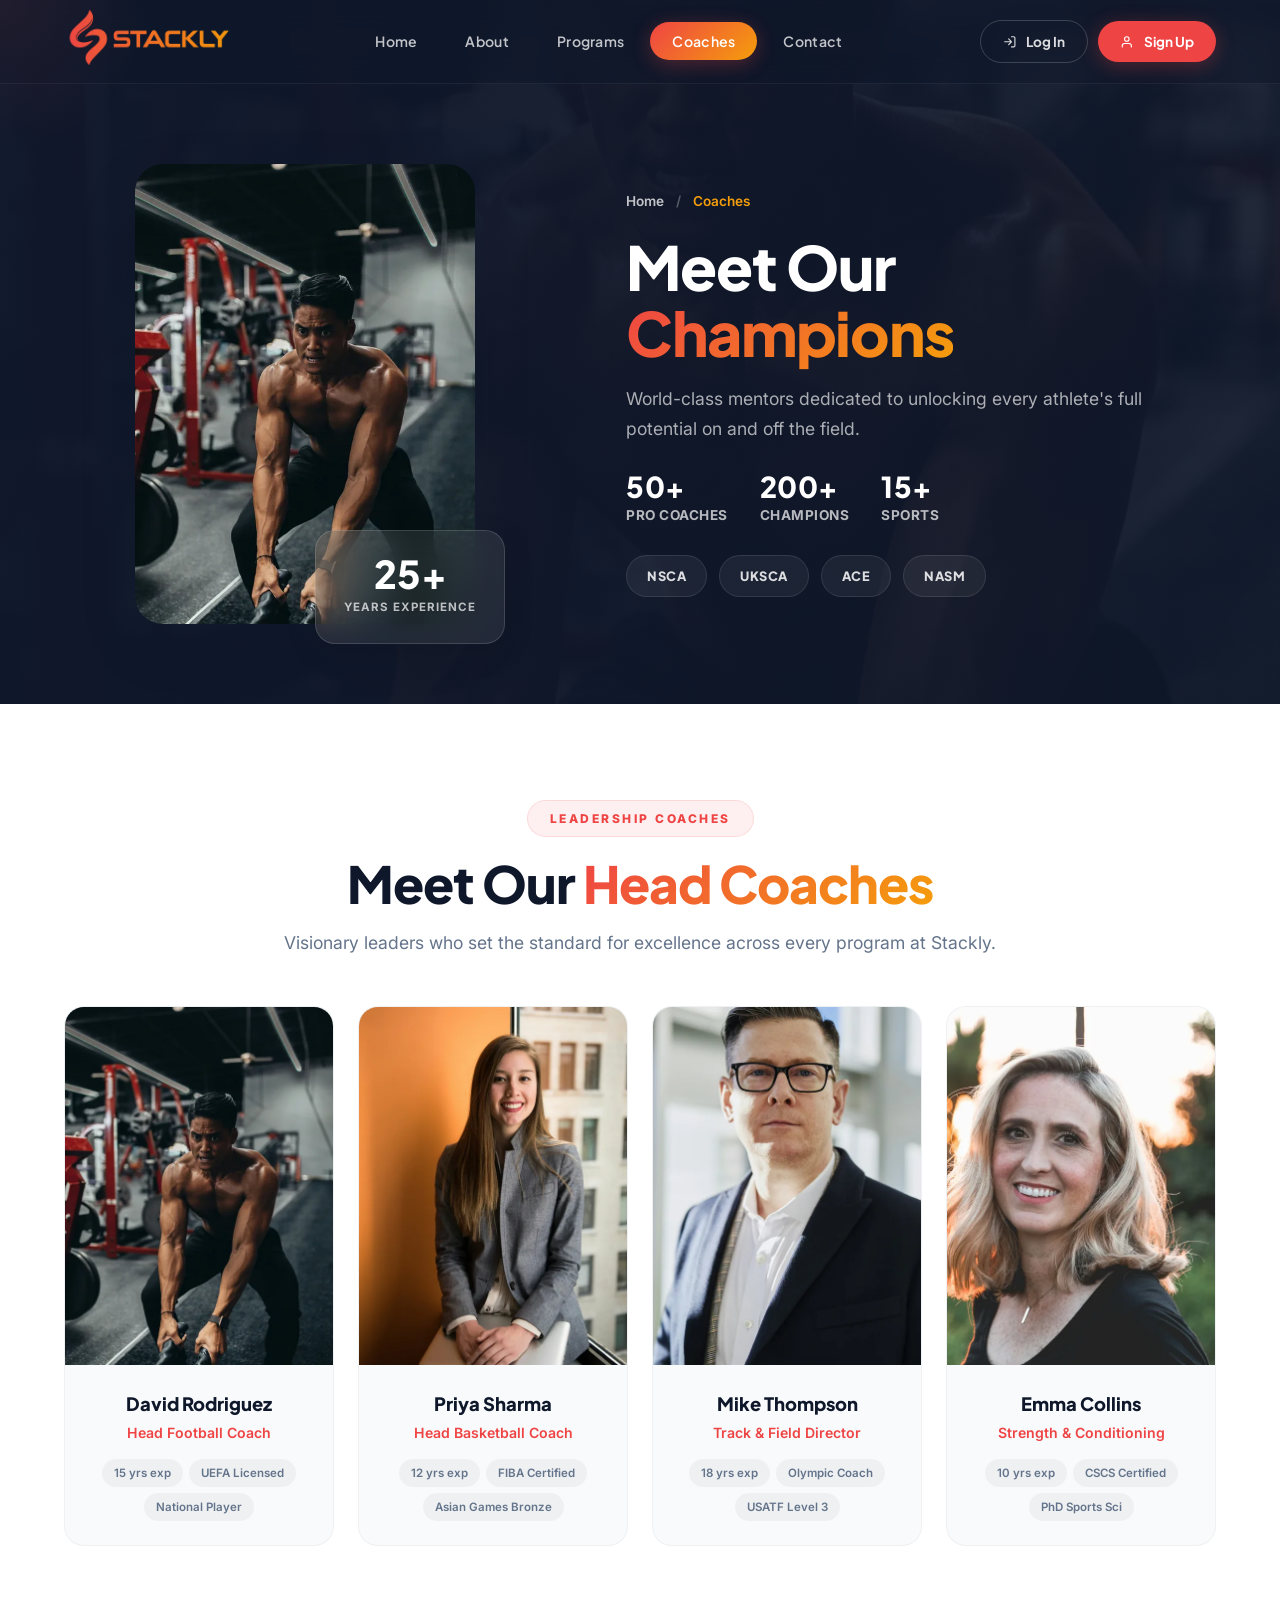
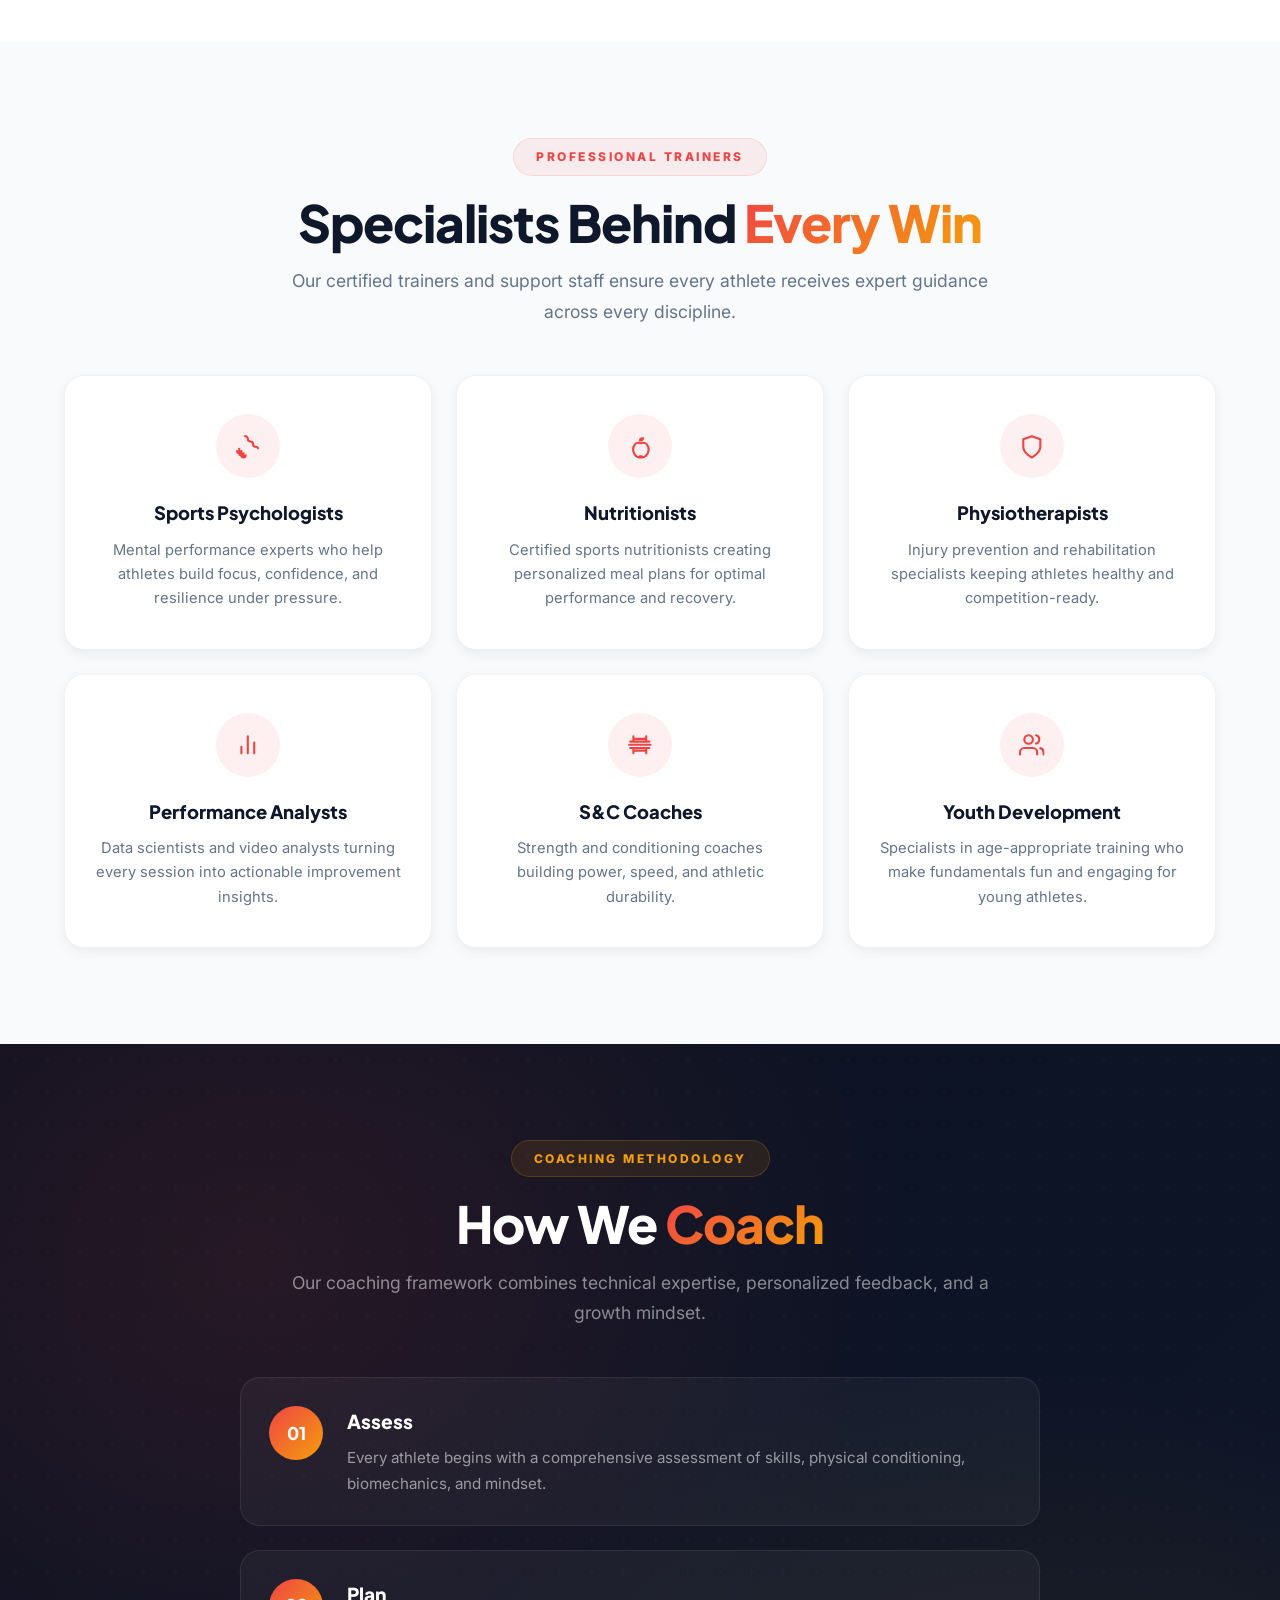
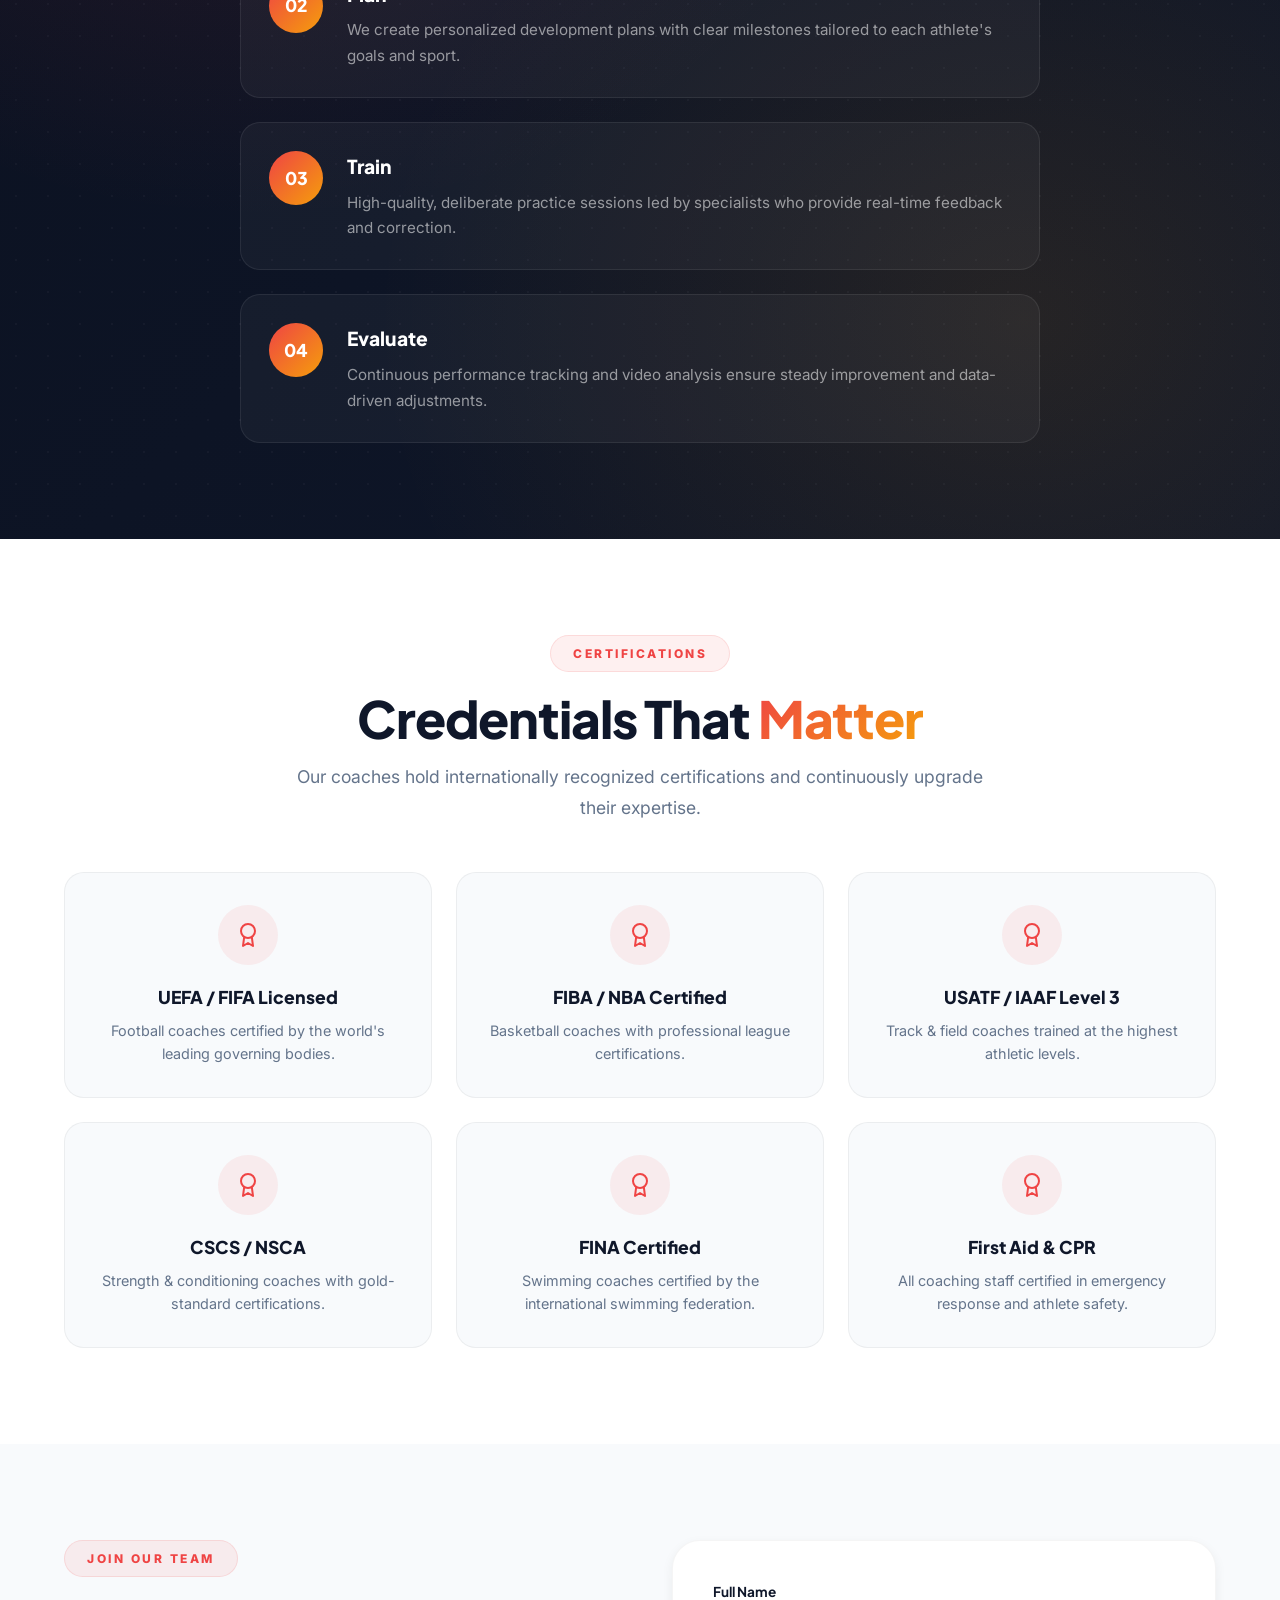
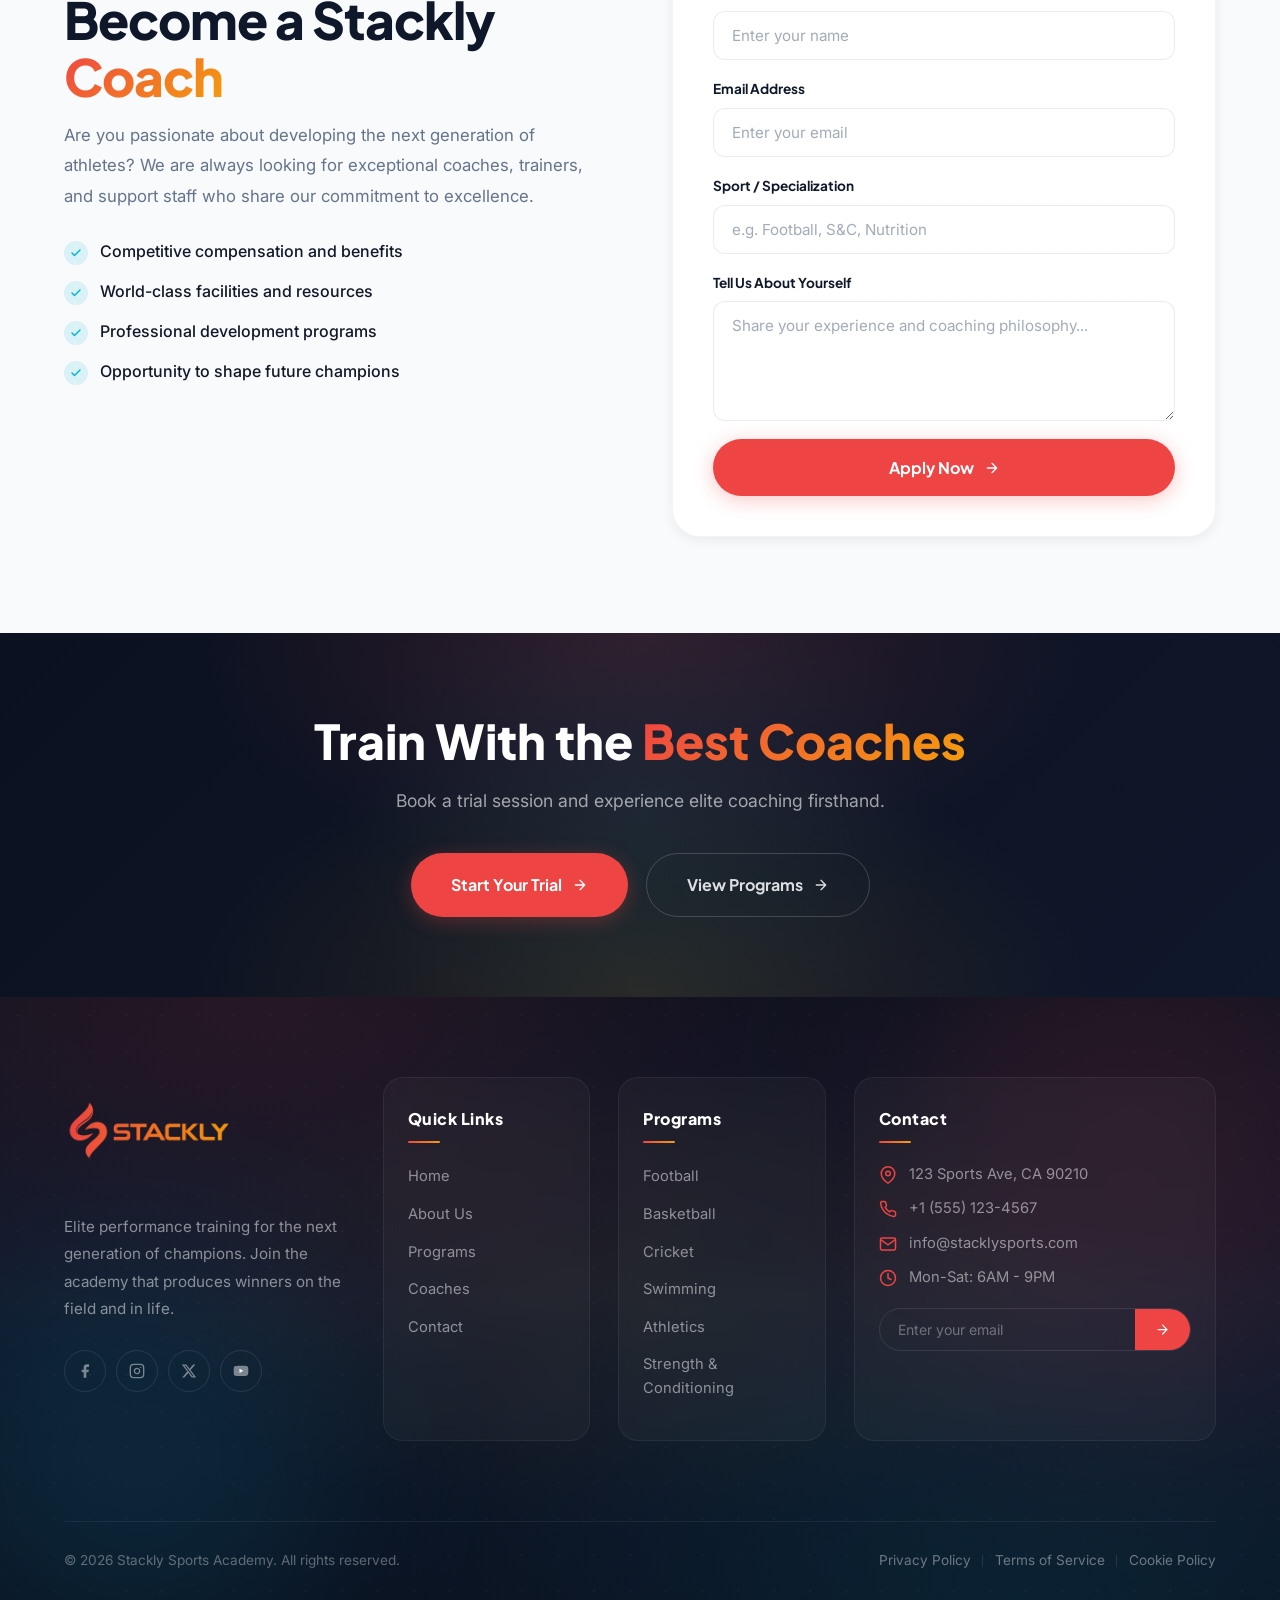
<file: coaches.html>
<!DOCTYPE html>
<html lang="en">
<head>
  <meta charset="UTF-8">
  <meta name="viewport" content="width=device-width, initial-scale=1.0">
  <meta name="description" content="Coaches at Stackly Sports Academy — Meet our world-class leadership coaches and professional trainers.">
  <meta name="theme-color" content="#0F172A">
  <title>Coaches — Stackly Sports Academy</title>
  <link rel="preconnect" href="https://fonts.googleapis.com">
  <link rel="preconnect" href="https://fonts.gstatic.com" crossorigin>
  <link href="https://fonts.googleapis.com/css2?family=Inter:wght@400;500;600;700&family=Plus+Jakarta+Sans:wght@400;500;600;700;800;900&display=swap" rel="stylesheet">
  <link rel="stylesheet" href="css/style.css">
</head>
<body>

  <!-- ===== SVG ICON SPRITE ===== -->
  <svg class="svg-sprite" aria-hidden="true" focusable="false" xmlns="http://www.w3.org/2000/svg">
    <defs>
      <symbol id="icon-arrow-right" viewBox="0 0 24 24"><path fill="none" stroke="currentColor" stroke-width="2" stroke-linecap="round" stroke-linejoin="round" d="M5 12h14M12 5l7 7-7 7"/></symbol>
      <symbol id="icon-trophy" viewBox="0 0 24 24"><path fill="none" stroke="currentColor" stroke-width="2" stroke-linecap="round" stroke-linejoin="round" d="M6 9H4.5a2.5 2.5 0 0 1 0-5H6m12 5h1.5a2.5 2.5 0 0 0 0-5H18M6 9v6a2 2 0 0 0 2 2h8a2 2 0 0 0 2-2V9M6 9h12m-6 9v3m-4 0h8"/></symbol>
      <symbol id="icon-medal" viewBox="0 0 24 24"><path fill="none" stroke="currentColor" stroke-width="2" stroke-linecap="round" stroke-linejoin="round" d="M12 15a6 6 0 1 0 0-12 6 6 0 0 0 0 12zm0 0v6m-4 0h8M8 3l8 9m0-9L8 12"/></symbol>
      <symbol id="icon-users" viewBox="0 0 24 24"><path fill="none" stroke="currentColor" stroke-width="2" stroke-linecap="round" stroke-linejoin="round" d="M17 21v-2a4 4 0 0 0-4-4H5a4 4 0 0 0-4 4v2m8-10a4 4 0 1 0 0-8 4 4 0 0 0 0 8zm14 10v-2a4 4 0 0 0-3-3.87M16 3.13a4 4 0 0 1 0 7.75"/></symbol>
      <symbol id="icon-check" viewBox="0 0 24 24"><path fill="none" stroke="currentColor" stroke-width="3" stroke-linecap="round" stroke-linejoin="round" d="M20 6L9 17l-5-5"/></symbol>
      <symbol id="icon-brain" viewBox="0 0 24 24"><path fill="none" stroke="currentColor" stroke-width="2" stroke-linecap="round" stroke-linejoin="round" d="M9.5 2A2.5 2.5 0 0 1 12 4.5v0a2.5 2.5 0 0 0 2.5 2.5v0a2.5 2.5 0 0 1 2.5 2.5v0a2.5 2.5 0 0 0 2.5 2.5v0c.9 0 1.7.5 2.1 1.3M8 22a2 2 0 0 1-2-2m2 2a2 2 0 0 0 2-2m-2 2v-4m-2 2a2 2 0 0 1-2-2m2 2a2 2 0 0 0 2-2m-2 2v-4m-2 2a2 2 0 0 1-2-2m2 2a2 2 0 0 0 2-2m-2 2v-4"/></symbol>
      <symbol id="icon-dumbbell" viewBox="0 0 24 24"><path fill="none" stroke="currentColor" stroke-width="2" stroke-linecap="round" stroke-linejoin="round" d="M6.5 6.5h11M6.5 17.5h11M6 20v-5M18 20v-5M6 9V4M18 9V4M3 9h18M3 15h18M2 12h20"/></symbol>
      <symbol id="icon-apple" viewBox="0 0 24 24"><path fill="none" stroke="currentColor" stroke-width="2" stroke-linecap="round" stroke-linejoin="round" d="M12 20.94c1.5 1.25 3.75 1.25 5.5-.25 3-2.25 3.75-7.5 1.25-10.75-1.25-1.5-3-2-4.5-1.5-.75.25-1.75.25-2.5 0-1.5-.5-3.25 0-4.5 1.5-2.5 3.25-1.75 8.5 1.25 10.75 1.75 1.5 4 1.5 5.5.25zM15 4a2.5 2.5 0 0 0-3 2 2.5 2.5 0 0 0 3-2z"/></symbol>
      <symbol id="icon-chart" viewBox="0 0 24 24"><path fill="none" stroke="currentColor" stroke-width="2" stroke-linecap="round" stroke-linejoin="round" d="M18 20V10M12 20V4M6 20v-6"/></symbol>
      <symbol id="icon-star" viewBox="0 0 24 24"><path fill="currentColor" d="M12 2l3.09 6.26L22 9.27l-5 4.87 1.18 6.88L12 17.77l-6.18 3.25L7 14.14 2 9.27l6.91-1.01L12 2z"/></symbol>
      <symbol id="icon-shield" viewBox="0 0 24 24"><path fill="none" stroke="currentColor" stroke-width="2" stroke-linecap="round" stroke-linejoin="round" d="M12 22s8-4 8-10V5l-8-3-8 3v7c0 6 8 10 8 10z"/></symbol>
      <symbol id="icon-cert" viewBox="0 0 24 24"><circle cx="12" cy="8" r="7" fill="none" stroke="currentColor" stroke-width="2"/><polyline points="8.21 13.89 7 23 12 20 17 23 15.79 13.88" fill="none" stroke="currentColor" stroke-width="2" stroke-linecap="round" stroke-linejoin="round"/></symbol>
      <symbol id="icon-award" viewBox="0 0 24 24"><circle cx="12" cy="8" r="7" fill="none" stroke="currentColor" stroke-width="2"/><polyline points="8.21 13.89 7 23 12 20 17 23 15.79 13.88" fill="none" stroke="currentColor" stroke-width="2" stroke-linecap="round" stroke-linejoin="round"/></symbol>
      <symbol id="icon-globe" viewBox="0 0 24 24"><circle cx="12" cy="12" r="10" fill="none" stroke="currentColor" stroke-width="2"/><path fill="none" stroke="currentColor" stroke-width="2" d="M2 12h20"/><path fill="none" stroke="currentColor" stroke-width="2" d="M12 2a15.3 15.3 0 0 1 4 10 15.3 15.3 0 0 1-4 10 15.3 15.3 0 0 1-4-10 15.3 15.3 0 0 1 4-10z"/></symbol>
      <symbol id="icon-location" viewBox="0 0 24 24"><path fill="none" stroke="currentColor" stroke-width="2" stroke-linecap="round" stroke-linejoin="round" d="M21 10c0 7-9 13-9 13s-9-6-9-13a9 9 0 0 1 18 0z"/><circle cx="12" cy="10" r="3" fill="none" stroke="currentColor" stroke-width="2"/></symbol>
      <symbol id="icon-phone" viewBox="0 0 24 24"><path fill="none" stroke="currentColor" stroke-width="2" stroke-linecap="round" stroke-linejoin="round" d="M22 16.92v3a2 2 0 0 1-2.18 2 19.79 19.79 0 0 1-8.63-3.07 19.5 19.5 0 0 1-6-6 19.79 19.79 0 0 1-3.07-8.67A2 2 0 0 1 4.11 2h3a2 2 0 0 1 2 1.72 12.56 12.56 0 0 0 .7 2.81 2 2 0 0 1-.45 2.11L8.09 9.91a16 16 0 0 0 6 6l1.27-1.27a2 2 0 0 1 2.11-.45 12.56 12.56 0 0 0 2.81.7A2 2 0 0 1 22 16.92z"/></symbol>
      <symbol id="icon-mail" viewBox="0 0 24 24"><path fill="none" stroke="currentColor" stroke-width="2" stroke-linecap="round" stroke-linejoin="round" d="M4 4h16c1.1 0 2 .9 2 2v12c0 1.1-.9 2-2 2H4c-1.1 0-2-.9-2-2V6c0-1.1.9-2 2-2z"/><polyline points="22,6 12,13 2,6" fill="none" stroke="currentColor" stroke-width="2"/></symbol>
      <symbol id="icon-clock" viewBox="0 0 24 24"><circle cx="12" cy="12" r="10" fill="none" stroke="currentColor" stroke-width="2"/><polyline points="12 6 12 12 16 14" fill="none" stroke="currentColor" stroke-width="2" stroke-linecap="round" stroke-linejoin="round"/></symbol>
      <symbol id="icon-facebook" viewBox="0 0 24 24"><path fill="currentColor" d="M18 2h-3a5 5 0 0 0-5 5v3H7v4h3v8h4v-8h3l1-4h-4V7a1 1 0 0 1 1-1h3z"/></symbol>
      <symbol id="icon-linkedin" viewBox="0 0 24 24"><path fill="currentColor" d="M19 3a2 2 0 0 1 2 2v14a2 2 0 0 1-2 2H5a2 2 0 0 1-2-2V5a2 2 0 0 1 2-2h14m-.5 15.5v-5.4c0-1.5-.5-2.5-2-2.5-1 0-1.6.6-1.9 1.1v-1H12v8.3h2.1v-4.9c0-.9.4-1.5 1.2-1.5s1.1.6 1.1 1.5v4.9h2.1M6.5 9H9v8.5H6.5V9m1.2-4a1.3 1.3 0 1 1 0 2.6 1.3 1.3 0 0 1 0-2.6z"/></symbol>
      <symbol id="icon-instagram" viewBox="0 0 24 24"><rect x="2" y="2" width="20" height="20" rx="5" ry="5" fill="none" stroke="currentColor" stroke-width="2"/><path fill="none" stroke="currentColor" stroke-width="2" d="M16 11.37A4 4 0 1 1 12.63 8 4 4 0 0 1 16 11.37z"/><line x1="17.5" y1="6.5" x2="17.51" y2="6.5" stroke="currentColor" stroke-width="2" stroke-linecap="round"/></symbol>
      <symbol id="icon-twitter" viewBox="0 0 24 24"><path fill="currentColor" d="M18.244 2.25h3.308l-7.227 8.26 8.502 11.24H16.17l-5.214-6.817L4.99 21.75H1.68l7.73-8.835L1.254 2.25H8.08l4.713 6.231zm-1.161 17.52h1.833L7.084 4.126H5.117z"/></symbol>
      <symbol id="icon-youtube" viewBox="0 0 24 24"><path fill="currentColor" d="M22.54 6.42a2.78 2.78 0 0 0-1.94-2C18.88 4 12 4 12 4s-6.88 0-8.6.46a2.78 2.78 0 0 0-1.94 2A29 29 0 0 0 1 11.75a29 29 0 0 0 .46 5.33A2.78 2.78 0 0 0 3.4 19c1.72.46 8.6.46 8.6.46s6.88 0 8.6-.46a2.78 2.78 0 0 0 1.94-2 29 29 0 0 0 .46-5.25 29 29 0 0 0-.46-5.33z"/><polygon fill="#fff" points="9.75 15.02 15.5 11.75 9.75 8.48 9.75 15.02"/></symbol>
      <symbol id="icon-login" viewBox="0 0 24 24"><path fill="none" stroke="currentColor" stroke-width="2" stroke-linecap="round" stroke-linejoin="round" d="M15 3h4a2 2 0 0 1 2 2v14a2 2 0 0 1-2 2h-4M10 17l5-5-5-5M13.8 12H3"/></symbol>
      <symbol id="icon-user" viewBox="0 0 24 24"><path fill="none" stroke="currentColor" stroke-width="2" stroke-linecap="round" stroke-linejoin="round" d="M20 21v-2a4 4 0 0 0-4-4H8a4 4 0 0 0-4 4v2"/><circle cx="12" cy="7" r="4" fill="none" stroke="currentColor" stroke-width="2"/></symbol>
      <symbol id="icon-logout" viewBox="0 0 24 24"><path fill="none" stroke="currentColor" stroke-width="2" stroke-linecap="round" stroke-linejoin="round" d="M9 21H5a2 2 0 0 1-2-2V5a2 2 0 0 1 2-2h4M16 17l5-5-5-5M21 12H9"/></symbol>
      <symbol id="icon-menu" viewBox="0 0 24 24"><path fill="none" stroke="currentColor" stroke-width="2" stroke-linecap="round" stroke-linejoin="round" d="M3 12h18M3 6h18M3 18h18"/></symbol>
      <symbol id="icon-close" viewBox="0 0 24 24"><path fill="none" stroke="currentColor" stroke-width="2" stroke-linecap="round" stroke-linejoin="round" d="M18 6L6 18M6 6l12 12"/></symbol>
    </defs>
  </svg>

  <!-- ===== SKIP LINK ===== -->
  <a href="#main-content" class="skip-link">Skip to main content</a>

  <!-- ===== PRELOADER ===== -->
  <div class="preloader" id="preloader" role="status" aria-label="Loading">
    <div class="preloader__bg" aria-hidden="true"></div>
    <div class="preloader__content">
      <div class="preloader__ring" aria-hidden="true">
        <div class="preloader__ring-circle"></div>
      </div>
      <img src="assets/logo-stackly.webp" alt="Stackly Sports Academy" class="preloader__logo" width="160" height="107">
      <div class="preloader__track" aria-hidden="true">
        <div class="preloader__bar"></div>
      </div>
      <p class="preloader__text">Building Future Champions...</p>
    </div>
  </div>

  <!-- ===== HEADER ===== -->
  <header class="header" id="header">
    <div class="container header__container">
      <a href="index.html" class="header__logo" aria-label="Stackly Sports Academy Home">
        <img src="assets/logo-stackly.webp" alt="Stackly Sports Academy" class="logo-img" width="120" height="80">
      </a>
      <nav class="header__nav" id="headerNav" aria-label="Main navigation">
        <ul class="header__menu">
          <li><a href="index.html" class="nav__link">Home</a></li>
          <li><a href="about.html" class="nav__link">About</a></li>
          <li><a href="programs.html" class="nav__link">Programs</a></li>
          <li><a href="coaches.html" class="nav__link active">Coaches</a></li>
          <li><a href="contact.html" class="nav__link">Contact</a></li>
        </ul>
        <div class="header__actions header__actions--mobile">
          <a href="login.html" class="btn btn--ghost btn--sm"><svg class="icon" aria-hidden="true"><use href="#icon-login"/></svg>Log In</a>
          <a href="signup.html" class="btn btn--primary btn--sm"><svg class="icon" aria-hidden="true"><use href="#icon-user"/></svg>Sign Up</a>
        </div>
        <div class="mobile-menu" id="mobileMenu">
          <div class="mobile-menu__header">
            <a href="index.html" class="mobile-menu__logo" tabindex="-1">
              <img src="assets/logo-stackly.webp" alt="SportAcadem" class="mobile-menu__logo-img" width="100" height="67">
            </a>
          </div>
          <div class="mobile-menu__body">
            <a href="index.html" class="mobile-menu__link" tabindex="-1">
              <span class="mobile-menu__link-icon">🏠</span>
              <span class="mobile-menu__link-label">Home</span>
              <span class="mobile-menu__link-arrow"><svg class="icon" aria-hidden="true"><use href="#icon-arrow-right"/></svg></span>
            </a>
            <a href="about.html" class="mobile-menu__link" tabindex="-1">
              <span class="mobile-menu__link-icon">ℹ</span>
              <span class="mobile-menu__link-label">About</span>
              <span class="mobile-menu__link-arrow"><svg class="icon" aria-hidden="true"><use href="#icon-arrow-right"/></svg></span>
            </a>
            <a href="programs.html" class="mobile-menu__link" tabindex="-1">
              <span class="mobile-menu__link-icon">🏆</span>
              <span class="mobile-menu__link-label">Programs</span>
              <span class="mobile-menu__link-arrow"><svg class="icon" aria-hidden="true"><use href="#icon-arrow-right"/></svg></span>
            </a>
            <a href="coaches.html" class="mobile-menu__link active" tabindex="-1">
              <span class="mobile-menu__link-icon">👨‍🏫</span>
              <span class="mobile-menu__link-label">Coaches</span>
              <span class="mobile-menu__link-arrow"><svg class="icon" aria-hidden="true"><use href="#icon-arrow-right"/></svg></span>
            </a>
            <a href="contact.html" class="mobile-menu__link" tabindex="-1">
              <span class="mobile-menu__link-icon">📞</span>
              <span class="mobile-menu__link-label">Contact</span>
              <span class="mobile-menu__link-arrow"><svg class="icon" aria-hidden="true"><use href="#icon-arrow-right"/></svg></span>
            </a>
          </div>
          <div class="mobile-menu__footer">
            <div class="mobile-menu__actions">
              <a href="signup.html" class="btn btn--primary mobile-menu__btn" tabindex="-1"><svg class="icon" aria-hidden="true"><use href="#icon-user"/></svg>Sign Up</a>
              <a href="login.html" class="btn btn--ghost mobile-menu__btn" tabindex="-1"><svg class="icon" aria-hidden="true"><use href="#icon-login"/></svg>Log In</a>
            </div>
            <div class="mobile-menu__social">
              <a href="404.html" class="mobile-menu__social-link" aria-label="Facebook" tabindex="-1"><svg class="icon" aria-hidden="true"><use href="#icon-facebook"/></svg></a>
              <a href="404.html" class="mobile-menu__social-link" aria-label="Instagram" tabindex="-1"><svg class="icon" aria-hidden="true"><use href="#icon-instagram"/></svg></a>
              <a href="404.html" class="mobile-menu__social-link" aria-label="LinkedIn" tabindex="-1"><svg class="icon" aria-hidden="true"><use href="#icon-linkedin"/></svg></a>
              <a href="404.html" class="mobile-menu__social-link" aria-label="YouTube" tabindex="-1"><svg class="icon" aria-hidden="true"><use href="#icon-youtube"/></svg></a>
            </div>
            <p class="mobile-menu__tagline">Building Future Champions</p>
          </div>
        </div>
      </nav>
      <div class="header__actions header__actions--desktop">
        <a href="login.html" class="btn btn--ghost btn--sm"><svg class="icon" aria-hidden="true"><use href="#icon-login"/></svg>Log In</a>
        <a href="signup.html" class="btn btn--primary btn--sm"><svg class="icon" aria-hidden="true"><use href="#icon-user"/></svg>Sign Up</a>
      </div>
      <button class="header__toggle" id="menuToggle" aria-label="Toggle menu" aria-expanded="false">
        <span class="header__toggle-bar"></span>
        <span class="header__toggle-bar"></span>
        <span class="header__toggle-bar"></span>
      </button>
    </div>
  </header>

  <main id="main-content">
    <!-- ===== HERO ===== -->
    <section class="page-hero page-hero--coaches" id="coaches-hero" aria-label="Coaches at Stackly Sports Academy">
      <div class="page-hero__bg">
        <img src="assets/coaches-hero.webp" alt="Stackly coach leading training" loading="eager" decoding="async" width="1600" height="580">
        <div class="page-hero__overlay"></div>
        <div class="page-hero__gradient"></div>
      </div>
      <div class="container page-hero__container">
        <div class="page-hero__showcase">
          <div class="page-hero__showcase-visual" data-reveal="reveal-left">
            <img src="assets/coach-david.webp" alt="Head Coach David Rodriguez" loading="eager" decoding="async" width="500" height="650">
            <div class="page-hero__experience-counter glass-card">
              <span class="page-hero__experience-num">25+</span>
              <span class="page-hero__experience-label">Years Experience</span>
            </div>
          </div>
          <div class="page-hero__showcase-content" data-reveal="reveal-right">
            <nav class="breadcrumb" aria-label="Breadcrumb">
              <ol>
                <li><a href="index.html">Home</a></li>
                <li aria-current="page">Coaches</li>
              </ol>
            </nav>
            <h1 class="page-hero__title">Meet Our <span class="text-gradient">Champions</span></h1>
            <p class="page-hero__desc">World-class mentors dedicated to unlocking every athlete's full potential on and off the field.</p>
            <div class="page-hero__achievements">
              <div class="page-hero__achievement">
                <span>50+</span>
                Pro Coaches
              </div>
              <div class="page-hero__achievement">
                <span>200+</span>
                Champions
              </div>
              <div class="page-hero__achievement">
                <span>15+</span>
                Sports
              </div>
            </div>
            <div class="page-hero__certifications">
              <span class="page-hero__cert-badge">NSCA</span>
              <span class="page-hero__cert-badge">UKSCA</span>
              <span class="page-hero__cert-badge">ACE</span>
              <span class="page-hero__cert-badge">NASM</span>
            </div>
          </div>
        </div>
      </div>
    </section>

    <!-- ===== LEADERSHIP COACHES ===== -->
    <section class="section coaches" id="leadership" aria-labelledby="leadership-title">
      <div class="container">
        <div class="section__header" data-reveal="fade-up">
          <span class="section__tag">Leadership Coaches</span>
          <h2 id="leadership-title" class="section__title">Meet Our <span class="text-gradient">Head Coaches</span></h2>
          <p class="section__desc">Visionary leaders who set the standard for excellence across every program at Stackly.</p>
        </div>
        <div class="coaches__grid">
          <article class="coach-card" data-reveal="fade-up">
            <div class="coach-card__media">
              <img src="assets/coach-david.webp" alt="Coach David Rodriguez" loading="lazy" decoding="async" width="600" height="720">
              <div class="coach-card__overlay">
                <div class="coach-card__social">
                  <a href="#" aria-label="Instagram"><svg class="icon" aria-hidden="true"><use href="#icon-instagram"/></svg></a>
                  <a href="#" aria-label="X"><svg class="icon" aria-hidden="true"><use href="#icon-twitter"/></svg></a>
                  <a href="#" aria-label="LinkedIn"><svg class="icon" aria-hidden="true"><use href="#icon-linkedin"/></svg></a>
                </div>
              </div>
            </div>
            <div class="coach-card__info">
              <h3 class="coach-card__name">David Rodriguez</h3>
              <span class="coach-card__role">Head Football Coach</span>
              <div class="coach-card__tags">
                <span>15 yrs exp</span>
                <span>UEFA Licensed</span>
                <span>National Player</span>
              </div>
            </div>
          </article>
          <article class="coach-card" data-reveal="fade-up" data-delay="0.1">
            <div class="coach-card__media">
              <img src="assets/coach-priya.webp" alt="Coach Priya Sharma" loading="lazy" decoding="async" width="600" height="720">
              <div class="coach-card__overlay">
                <div class="coach-card__social">
                  <a href="#" aria-label="Instagram"><svg class="icon" aria-hidden="true"><use href="#icon-instagram"/></svg></a>
                  <a href="#" aria-label="X"><svg class="icon" aria-hidden="true"><use href="#icon-twitter"/></svg></a>
                  <a href="#" aria-label="LinkedIn"><svg class="icon" aria-hidden="true"><use href="#icon-linkedin"/></svg></a>
                </div>
              </div>
            </div>
            <div class="coach-card__info">
              <h3 class="coach-card__name">Priya Sharma</h3>
              <span class="coach-card__role">Head Basketball Coach</span>
              <div class="coach-card__tags">
                <span>12 yrs exp</span>
                <span>FIBA Certified</span>
                <span>Asian Games Bronze</span>
              </div>
            </div>
          </article>
          <article class="coach-card" data-reveal="fade-up" data-delay="0.2">
            <div class="coach-card__media">
              <img src="assets/coach-mike.webp" alt="Coach Mike Thompson" loading="lazy" decoding="async" width="600" height="720">
              <div class="coach-card__overlay">
                <div class="coach-card__social">
                  <a href="#" aria-label="Instagram"><svg class="icon" aria-hidden="true"><use href="#icon-instagram"/></svg></a>
                  <a href="#" aria-label="X"><svg class="icon" aria-hidden="true"><use href="#icon-twitter"/></svg></a>
                  <a href="#" aria-label="LinkedIn"><svg class="icon" aria-hidden="true"><use href="#icon-linkedin"/></svg></a>
                </div>
              </div>
            </div>
            <div class="coach-card__info">
              <h3 class="coach-card__name">Mike Thompson</h3>
              <span class="coach-card__role">Track & Field Director</span>
              <div class="coach-card__tags">
                <span>18 yrs exp</span>
                <span>Olympic Coach</span>
                <span>USATF Level 3</span>
              </div>
            </div>
          </article>
          <article class="coach-card" data-reveal="fade-up" data-delay="0.3">
            <div class="coach-card__media">
              <img src="assets/coach-emma.webp" alt="Coach Emma Collins" loading="lazy" decoding="async" width="600" height="720">
              <div class="coach-card__overlay">
                <div class="coach-card__social">
                  <a href="#" aria-label="Instagram"><svg class="icon" aria-hidden="true"><use href="#icon-instagram"/></svg></a>
                  <a href="#" aria-label="X"><svg class="icon" aria-hidden="true"><use href="#icon-twitter"/></svg></a>
                  <a href="#" aria-label="LinkedIn"><svg class="icon" aria-hidden="true"><use href="#icon-linkedin"/></svg></a>
                </div>
              </div>
            </div>
            <div class="coach-card__info">
              <h3 class="coach-card__name">Emma Collins</h3>
              <span class="coach-card__role">Strength & Conditioning</span>
              <div class="coach-card__tags">
                <span>10 yrs exp</span>
                <span>CSCS Certified</span>
                <span>PhD Sports Sci</span>
              </div>
            </div>
          </article>
        </div>
      </div>
    </section>

    <!-- ===== PROFESSIONAL TRAINERS ===== -->
    <section class="section trainers" id="trainers" aria-labelledby="trainers-title">
      <div class="container">
        <div class="section__header" data-reveal="fade-up">
          <span class="section__tag">Professional Trainers</span>
          <h2 id="trainers-title" class="section__title">Specialists Behind <span class="text-gradient">Every Win</span></h2>
          <p class="section__desc">Our certified trainers and support staff ensure every athlete receives expert guidance across every discipline.</p>
        </div>
        <div class="trainers__grid">
          <article class="trainer-card" data-reveal="fade-up">
            <div class="trainer-card__icon"><svg class="icon" aria-hidden="true"><use href="#icon-brain"/></svg></div>
            <h3 class="trainer-card__title">Sports Psychologists</h3>
            <p class="trainer-card__desc">Mental performance experts who help athletes build focus, confidence, and resilience under pressure.</p>
          </article>
          <article class="trainer-card" data-reveal="fade-up" data-delay="0.05">
            <div class="trainer-card__icon"><svg class="icon" aria-hidden="true"><use href="#icon-apple"/></svg></div>
            <h3 class="trainer-card__title">Nutritionists</h3>
            <p class="trainer-card__desc">Certified sports nutritionists creating personalized meal plans for optimal performance and recovery.</p>
          </article>
          <article class="trainer-card" data-reveal="fade-up" data-delay="0.1">
            <div class="trainer-card__icon"><svg class="icon" aria-hidden="true"><use href="#icon-shield"/></svg></div>
            <h3 class="trainer-card__title">Physiotherapists</h3>
            <p class="trainer-card__desc">Injury prevention and rehabilitation specialists keeping athletes healthy and competition-ready.</p>
          </article>
          <article class="trainer-card" data-reveal="fade-up" data-delay="0.15">
            <div class="trainer-card__icon"><svg class="icon" aria-hidden="true"><use href="#icon-chart"/></svg></div>
            <h3 class="trainer-card__title">Performance Analysts</h3>
            <p class="trainer-card__desc">Data scientists and video analysts turning every session into actionable improvement insights.</p>
          </article>
          <article class="trainer-card" data-reveal="fade-up" data-delay="0.2">
            <div class="trainer-card__icon"><svg class="icon" aria-hidden="true"><use href="#icon-dumbbell"/></svg></div>
            <h3 class="trainer-card__title">S&C Coaches</h3>
            <p class="trainer-card__desc">Strength and conditioning coaches building power, speed, and athletic durability.</p>
          </article>
          <article class="trainer-card" data-reveal="fade-up" data-delay="0.25">
            <div class="trainer-card__icon"><svg class="icon" aria-hidden="true"><use href="#icon-users"/></svg></div>
            <h3 class="trainer-card__title">Youth Development</h3>
            <p class="trainer-card__desc">Specialists in age-appropriate training who make fundamentals fun and engaging for young athletes.</p>
          </article>
        </div>
      </div>
    </section>

    <!-- ===== COACHING METHODOLOGY ===== -->
    <section class="section coaching-method" id="coaching-method" aria-labelledby="coaching-method-title">
      <div class="coaching-method__bg" aria-hidden="true">
        <div class="coaching-method__gradient"></div>
        <div class="coaching-method__pattern"></div>
      </div>
      <div class="container">
        <div class="section__header" data-reveal="fade-up">
          <span class="section__tag">Coaching Methodology</span>
          <h2 id="coaching-method-title" class="section__title">How We <span class="text-gradient">Coach</span></h2>
          <p class="section__desc">Our coaching framework combines technical expertise, personalized feedback, and a growth mindset.</p>
        </div>
        <div class="coaching-method__steps">
          <div class="coaching-step" data-reveal="reveal-left">
            <span class="coaching-step__num">01</span>
            <div class="coaching-step__body">
              <h3>Assess</h3>
              <p>Every athlete begins with a comprehensive assessment of skills, physical conditioning, biomechanics, and mindset.</p>
            </div>
          </div>
          <div class="coaching-step" data-reveal="reveal-right">
            <span class="coaching-step__num">02</span>
            <div class="coaching-step__body">
              <h3>Plan</h3>
              <p>We create personalized development plans with clear milestones tailored to each athlete's goals and sport.</p>
            </div>
          </div>
          <div class="coaching-step" data-reveal="reveal-left">
            <span class="coaching-step__num">03</span>
            <div class="coaching-step__body">
              <h3>Train</h3>
              <p>High-quality, deliberate practice sessions led by specialists who provide real-time feedback and correction.</p>
            </div>
          </div>
          <div class="coaching-step" data-reveal="reveal-right">
            <span class="coaching-step__num">04</span>
            <div class="coaching-step__body">
              <h3>Evaluate</h3>
              <p>Continuous performance tracking and video analysis ensure steady improvement and data-driven adjustments.</p>
            </div>
          </div>
        </div>
      </div>
    </section>

    <!-- ===== CERTIFICATIONS ===== -->
    <section class="section certifications" id="certifications" aria-labelledby="certifications-title">
      <div class="container">
        <div class="section__header" data-reveal="fade-up">
          <span class="section__tag">Certifications</span>
          <h2 id="certifications-title" class="section__title">Credentials That <span class="text-gradient">Matter</span></h2>
          <p class="section__desc">Our coaches hold internationally recognized certifications and continuously upgrade their expertise.</p>
        </div>
        <div class="certifications__grid">
          <div class="certification-card" data-reveal="fade-up">
            <div class="certification-card__icon"><svg class="icon" aria-hidden="true"><use href="#icon-cert"/></svg></div>
            <h3>UEFA / FIFA Licensed</h3>
            <p>Football coaches certified by the world's leading governing bodies.</p>
          </div>
          <div class="certification-card" data-reveal="fade-up" data-delay="0.05">
            <div class="certification-card__icon"><svg class="icon" aria-hidden="true"><use href="#icon-cert"/></svg></div>
            <h3>FIBA / NBA Certified</h3>
            <p>Basketball coaches with professional league certifications.</p>
          </div>
          <div class="certification-card" data-reveal="fade-up" data-delay="0.1">
            <div class="certification-card__icon"><svg class="icon" aria-hidden="true"><use href="#icon-cert"/></svg></div>
            <h3>USATF / IAAF Level 3</h3>
            <p>Track & field coaches trained at the highest athletic levels.</p>
          </div>
          <div class="certification-card" data-reveal="fade-up" data-delay="0.15">
            <div class="certification-card__icon"><svg class="icon" aria-hidden="true"><use href="#icon-cert"/></svg></div>
            <h3>CSCS / NSCA</h3>
            <p>Strength & conditioning coaches with gold-standard certifications.</p>
          </div>
          <div class="certification-card" data-reveal="fade-up" data-delay="0.2">
            <div class="certification-card__icon"><svg class="icon" aria-hidden="true"><use href="#icon-cert"/></svg></div>
            <h3>FINA Certified</h3>
            <p>Swimming coaches certified by the international swimming federation.</p>
          </div>
          <div class="certification-card" data-reveal="fade-up" data-delay="0.25">
            <div class="certification-card__icon"><svg class="icon" aria-hidden="true"><use href="#icon-cert"/></svg></div>
            <h3>First Aid & CPR</h3>
            <p>All coaching staff certified in emergency response and athlete safety.</p>
          </div>
        </div>
      </div>
    </section>

    <!-- ===== JOIN OUR TEAM ===== -->
    <section class="section join-team" id="join-team" aria-labelledby="join-team-title">
      <div class="container">
        <div class="join-team__layout">
          <div class="join-team__content" data-reveal="reveal-left">
            <span class="section__tag">Join Our Team</span>
            <h2 id="join-team-title" class="section__title">Become a Stackly <span class="text-gradient">Coach</span></h2>
            <p class="join-team__text">Are you passionate about developing the next generation of athletes? We are always looking for exceptional coaches, trainers, and support staff who share our commitment to excellence.</p>
            <ul class="join-team__features">
              <li><span class="join-team__check"><svg class="icon" aria-hidden="true"><use href="#icon-check"/></svg></span>Competitive compensation and benefits</li>
              <li><span class="join-team__check"><svg class="icon" aria-hidden="true"><use href="#icon-check"/></svg></span>World-class facilities and resources</li>
              <li><span class="join-team__check"><svg class="icon" aria-hidden="true"><use href="#icon-check"/></svg></span>Professional development programs</li>
              <li><span class="join-team__check"><svg class="icon" aria-hidden="true"><use href="#icon-check"/></svg></span>Opportunity to shape future champions</li>
            </ul>
          </div>
          <div class="join-team__form-wrap" data-reveal="reveal-right">
            <form class="join-team__form" id="joinTeamForm" novalidate>
              <div class="form__group">
                <label for="coachName">Full Name</label>
                <input type="text" id="coachName" name="name" placeholder="Enter your name">
                <span class="form-error">Name is required</span>
              </div>
              <div class="form__group">
                <label for="coachEmail">Email Address</label>
                <input type="email" id="coachEmail" name="email" placeholder="Enter your email">
                <span class="form-error">Valid email is required</span>
              </div>
              <div class="form__group">
                <label for="coachSport">Sport / Specialization</label>
                <input type="text" id="coachSport" name="sport" placeholder="e.g. Football, S&C, Nutrition">
                <span class="form-error">Sport is required</span>
              </div>
              <div class="form__group">
                <label for="coachMessage">Tell Us About Yourself</label>
                <textarea id="coachMessage" name="message" rows="4" placeholder="Share your experience and coaching philosophy..."></textarea>
                <span class="form-error">Message is required</span>
              </div>
              <button type="submit" class="btn btn--primary btn--lg">
                Apply Now
                <svg class="icon" aria-hidden="true"><use href="#icon-arrow-right"/></svg>
              </button>
            </form>
          </div>
        </div>
      </div>
    </section>

    <!-- ===== CTA ===== -->
    <section class="section cta-banner" id="cta" aria-labelledby="cta-title">
      <div class="cta-banner__bg" aria-hidden="true">
        <div class="cta-banner__gradient"></div>
        <div class="cta-banner__shape"></div>
      </div>
      <div class="container">
        <div class="cta-banner__content" data-reveal="fade-up">
          <h2 id="cta-title" class="cta-banner__title">Train With the <span class="text-gradient">Best Coaches</span></h2>
          <p class="cta-banner__desc">Book a trial session and experience elite coaching firsthand.</p>
          <div class="cta-banner__actions">
            <a href="contact.html" class="btn btn--primary btn--lg">
              Start Your Trial
              <svg class="icon" aria-hidden="true"><use href="#icon-arrow-right"/></svg>
            </a>
            <a href="programs.html" class="btn btn--ghost btn--lg">
              View Programs
              <svg class="icon" aria-hidden="true"><use href="#icon-arrow-right"/></svg>
            </a>
          </div>
        </div>
      </div>
    </section>
  </main>

  <!-- ===== FOOTER ===== -->
  <footer class="footer">
    <div class="footer__bg" aria-hidden="true">
      <div class="footer__gradient"></div>
      <div class="footer__pattern"></div>
      <div class="footer__shape footer__shape--1"></div>
      <div class="footer__shape footer__shape--2"></div>
    </div>
    <div class="container">
      <div class="footer__top">
        <div class="footer__brand">
          <a href="index.html" aria-label="Stackly Sports Academy Home">
            <img src="assets/logo-stackly.webp" alt="Stackly Sports Academy" class="footer__logo" width="135" height="90">
          </a>
          <p>Elite performance training for the next generation of champions. Join the academy that produces winners on the field and in life.</p>
          <div class="footer__social">
            <a href="#" aria-label="Facebook"><svg class="icon" aria-hidden="true"><use href="#icon-facebook"/></svg></a>
            <a href="#" aria-label="Instagram"><svg class="icon" aria-hidden="true"><use href="#icon-instagram"/></svg></a>
            <a href="#" aria-label="X"><svg class="icon" aria-hidden="true"><use href="#icon-twitter"/></svg></a>
            <a href="#" aria-label="YouTube"><svg class="icon" aria-hidden="true"><use href="#icon-youtube"/></svg></a>
            </div>
        </div>
        <div class="footer__col footer__col--card">
          <h4>Quick Links</h4>
          <ul>
            <li><a href="index.html">Home</a></li>
            <li><a href="about.html">About Us</a></li>
            <li><a href="programs.html">Programs</a></li>
            <li><a href="coaches.html">Coaches</a></li>
            <li><a href="contact.html">Contact</a></li>
          </ul>
        </div>
        <div class="footer__col footer__col--card">
          <h4>Programs</h4>
          <ul>
            <li><a href="404.html">Football</a></li>
            <li><a href="404.html">Basketball</a></li>
            <li><a href="404.html">Cricket</a></li>
            <li><a href="404.html">Swimming</a></li>
            <li><a href="404.html">Athletics</a></li>
            <li><a href="404.html">Strength & Conditioning</a></li>
          </ul>
        </div>
        <div class="footer__col footer__col--card">
          <h4>Contact</h4>
          <ul class="footer__contact">
            <li><svg class="icon" aria-hidden="true"><use href="#icon-location"/></svg>123 Sports Ave, CA 90210</li>
            <li><svg class="icon" aria-hidden="true"><use href="#icon-phone"/></svg>+1 (555) 123-4567</li>
            <li><svg class="icon" aria-hidden="true"><use href="#icon-mail"/></svg>info@stacklysports.com</li>
            <li><svg class="icon" aria-hidden="true"><use href="#icon-clock"/></svg>Mon-Sat: 6AM - 9PM</li>
          </ul>
          <form class="footer__newsletter" id="newsletterForm" novalidate>
            <input type="email" placeholder="Enter your email" aria-label="Email for newsletter" required>
            <button type="submit" aria-label="Subscribe"><svg class="icon" aria-hidden="true"><use href="#icon-arrow-right"/></svg></button>
          </form>
        </div>
      </div>
      <div class="footer__bottom">
        <p>&copy; 2026 Stackly Sports Academy. All rights reserved.</p>
        <div class="footer__legal">
          <a href="#">Privacy Policy</a>
          <a href="#">Terms of Service</a>
          <a href="#">Cookie Policy</a>
        </div>
      </div>
    </div>
  </footer>

  <!-- ===== TOAST CONTAINER ===== -->
  <div class="toast-container" id="toastContainer" aria-live="polite"></div>

  <!-- ===== BACK TO TOP ===== -->
  <button class="back-to-top" id="backToTop" aria-label="Back to top">
    <svg class="icon" aria-hidden="true"><use href="#icon-arrow-right"/></svg>
  </button>

  <!-- ===== SCROLL PROGRESS ===== -->
  <div class="scroll-progress" id="scrollProgress" aria-hidden="true"></div>

  <script src="js/main.js"></script>
  <script>
  (function() {
    function showToast(message, type) {
      type = type || 'success';
      var container = document.getElementById('toastContainer');
      if (!container) {
        container = document.createElement('div');
        container.className = 'toast-container';
        container.id = 'toastContainer';
        container.setAttribute('aria-live', 'polite');
        document.body.appendChild(container);
      }
      var toast = document.createElement('div');
      toast.className = 'toast toast--' + type;
      var iconSvg = type === 'success' ? '<svg class="icon" aria-hidden="true"><use href="#icon-check"/></svg>' : '<svg class="icon" aria-hidden="true"><use href="#icon-close"/></svg>';
      toast.innerHTML = iconSvg + '<span>' + message + '</span>';
      container.appendChild(toast);
      requestAnimationFrame(function() { toast.classList.add('show'); });
      setTimeout(function() {
        toast.classList.remove('show');
        setTimeout(function() { if (toast.parentNode) toast.parentNode.removeChild(toast); }, 400);
      }, 3000);
    }

    var form = document.getElementById('joinTeamForm');
    if (form) {
      form.querySelectorAll('input, textarea').forEach(function(el) {
        el.addEventListener('input', function() { this.classList.remove('error'); });
      });
      form.addEventListener('submit', function(e) {
        e.preventDefault();
        var name = document.getElementById('coachName');
        var email = document.getElementById('coachEmail');
        var sport = document.getElementById('coachSport');
        var message = document.getElementById('coachMessage');
        var valid = true;
        [name, email, sport, message].forEach(function(el) { if (el) el.classList.remove('error'); });
        if (!name || !name.value.trim()) { if (name) name.classList.add('error'); valid = false; }
        if (!email || !email.value.trim() || !/^[^\s@]+@[^\s@]+\.[^\s@]+$/.test(email.value.trim())) { if (email) email.classList.add('error'); valid = false; }
        if (!sport || !sport.value.trim()) { if (sport) sport.classList.add('error'); valid = false; }
        if (!message || !message.value.trim()) { if (message) message.classList.add('error'); valid = false; }
        if (!valid) return;
        var btn = form.querySelector('button[type="submit"]');
        var orig = btn.innerHTML;
        btn.innerHTML = '<span>Sending...</span>';
        btn.disabled = true;
        setTimeout(function() {
          btn.innerHTML = orig;
          btn.disabled = false;
          form.reset();
          showToast('Thank you for applying! We will be in touch soon.', 'success');
        }, 1500);
      });
    }
  })();
  </script>
  <script src="js/redirect.js"></script>
</body>
</html>
</file>
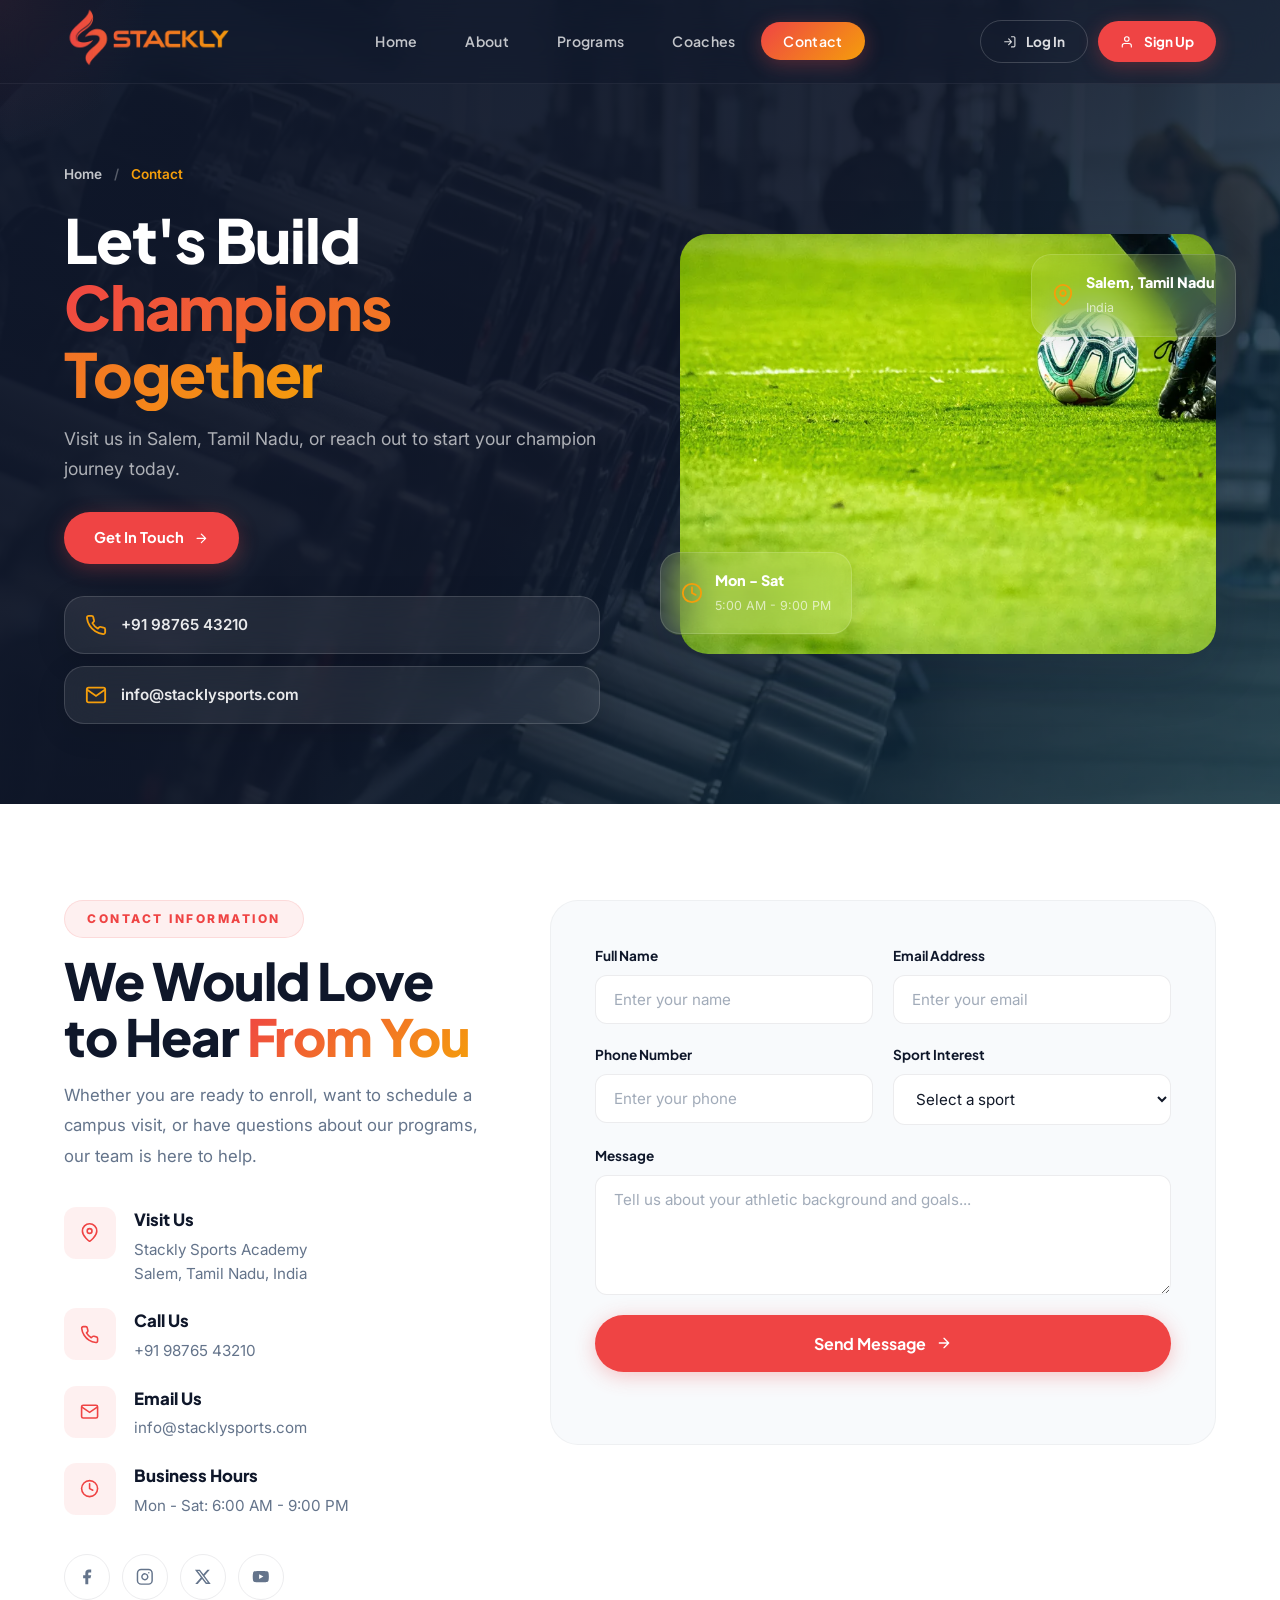
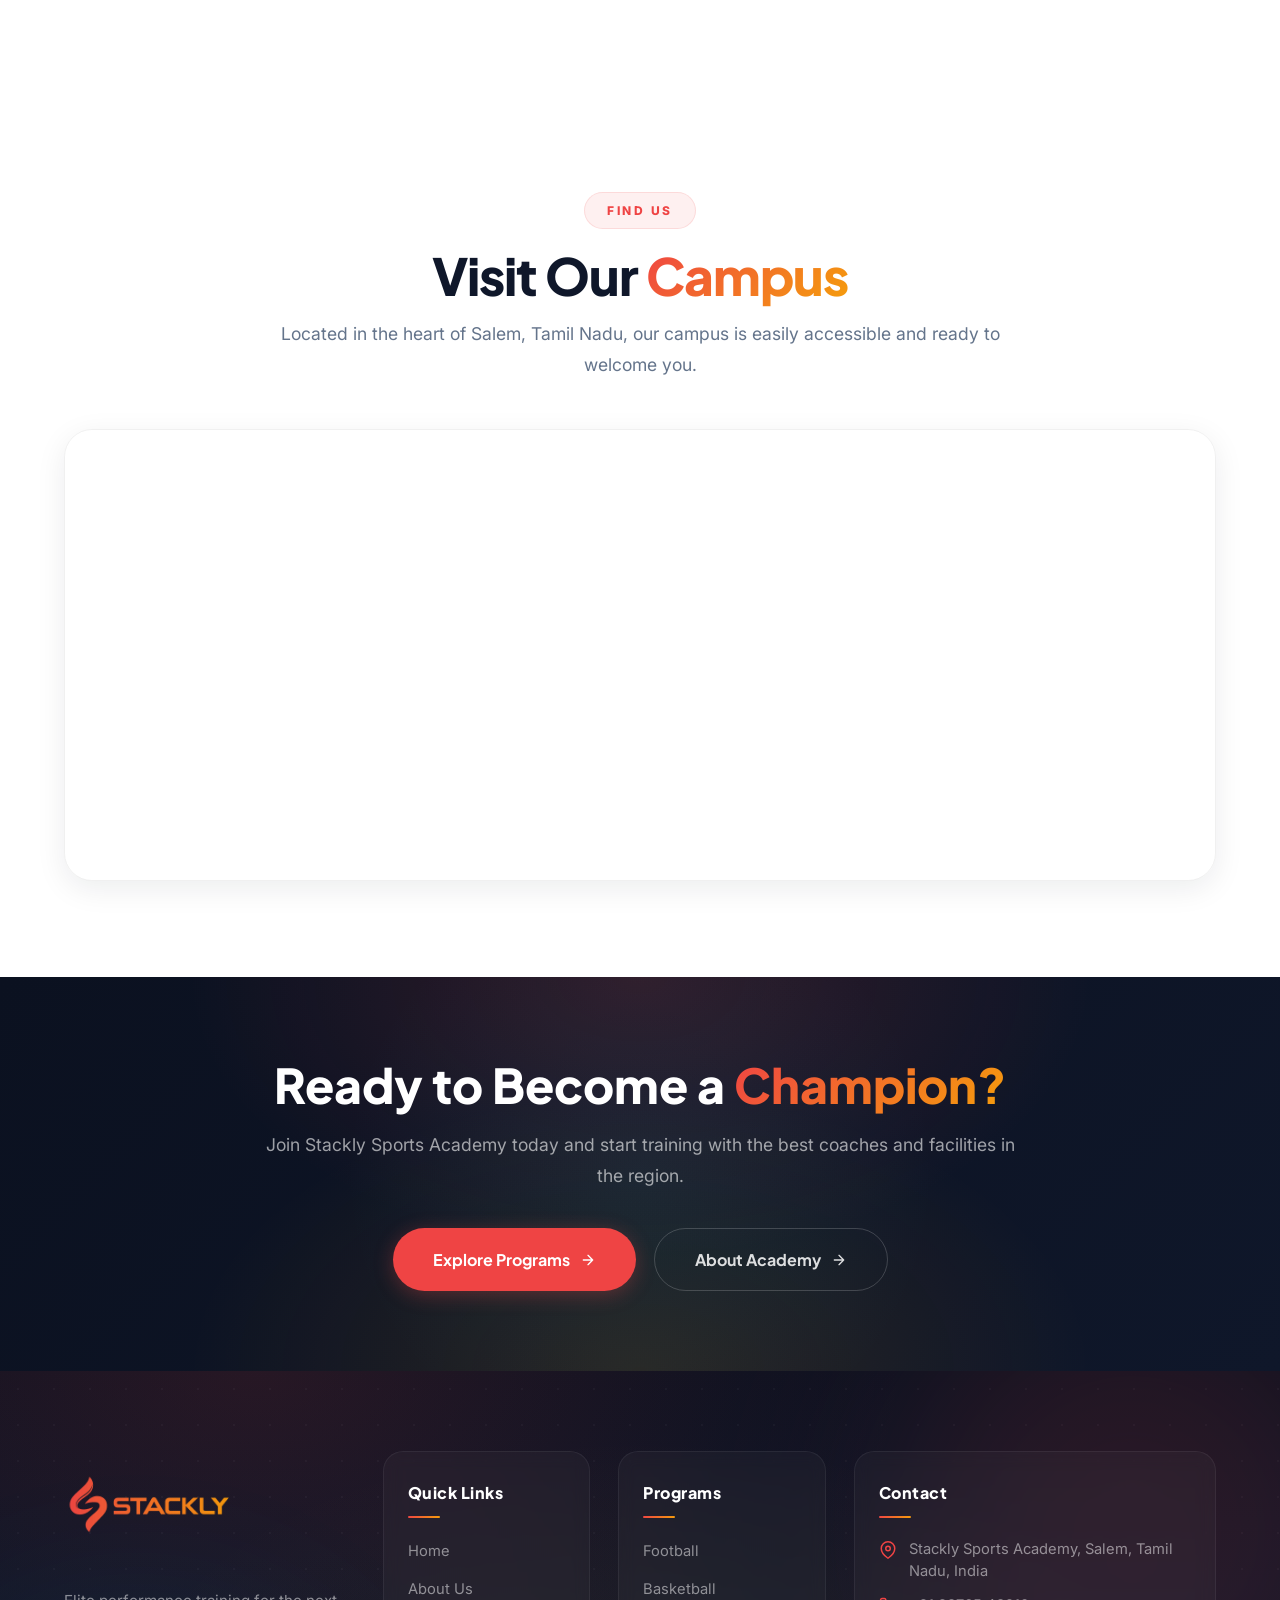
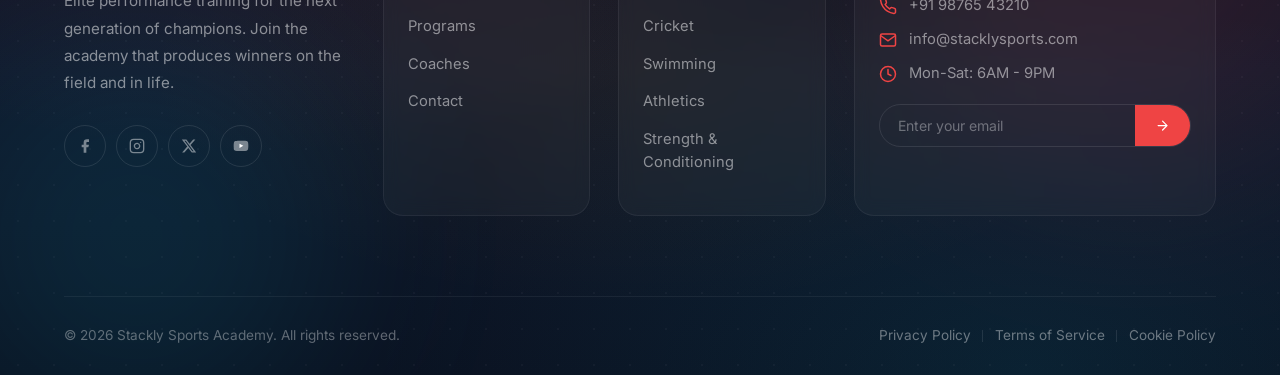
<file: contact.html>
<!DOCTYPE html>
<html lang="en">
<head>
  <meta charset="UTF-8">
  <meta name="viewport" content="width=device-width, initial-scale=1.0">
  <meta name="description" content="Contact Stackly Sports Academy — Visit us in Salem, Tamil Nadu, India or reach out to start your champion journey.">
  <meta name="theme-color" content="#0F172A">
  <title>Contact — Stackly Sports Academy</title>
  <link rel="preconnect" href="https://fonts.googleapis.com">
  <link rel="preconnect" href="https://fonts.gstatic.com" crossorigin>
  <link href="https://fonts.googleapis.com/css2?family=Inter:wght@400;500;600;700&family=Plus+Jakarta+Sans:wght@400;500;600;700;800;900&display=swap" rel="stylesheet">
  <link rel="stylesheet" href="css/style.css">
</head>
<body>

  <!-- ===== SVG ICON SPRITE ===== -->
  <svg class="svg-sprite" aria-hidden="true" focusable="false" xmlns="http://www.w3.org/2000/svg">
    <defs>
      <symbol id="icon-arrow-right" viewBox="0 0 24 24"><path fill="none" stroke="currentColor" stroke-width="2" stroke-linecap="round" stroke-linejoin="round" d="M5 12h14M12 5l7 7-7 7"/></symbol>
      <symbol id="icon-location" viewBox="0 0 24 24"><path fill="none" stroke="currentColor" stroke-width="2" stroke-linecap="round" stroke-linejoin="round" d="M21 10c0 7-9 13-9 13s-9-6-9-13a9 9 0 0 1 18 0z"/><circle cx="12" cy="10" r="3" fill="none" stroke="currentColor" stroke-width="2"/></symbol>
      <symbol id="icon-phone" viewBox="0 0 24 24"><path fill="none" stroke="currentColor" stroke-width="2" stroke-linecap="round" stroke-linejoin="round" d="M22 16.92v3a2 2 0 0 1-2.18 2 19.79 19.79 0 0 1-8.63-3.07 19.5 19.5 0 0 1-6-6 19.79 19.79 0 0 1-3.07-8.67A2 2 0 0 1 4.11 2h3a2 2 0 0 1 2 1.72 12.56 12.56 0 0 0 .7 2.81 2 2 0 0 1-.45 2.11L8.09 9.91a16 16 0 0 0 6 6l1.27-1.27a2 2 0 0 1 2.11-.45 12.56 12.56 0 0 0 2.81.7A2 2 0 0 1 22 16.92z"/></symbol>
      <symbol id="icon-mail" viewBox="0 0 24 24"><path fill="none" stroke="currentColor" stroke-width="2" stroke-linecap="round" stroke-linejoin="round" d="M4 4h16c1.1 0 2 .9 2 2v12c0 1.1-.9 2-2 2H4c-1.1 0-2-.9-2-2V6c0-1.1.9-2 2-2z"/><polyline points="22,6 12,13 2,6" fill="none" stroke="currentColor" stroke-width="2"/></symbol>
      <symbol id="icon-clock" viewBox="0 0 24 24"><circle cx="12" cy="12" r="10" fill="none" stroke="currentColor" stroke-width="2"/><polyline points="12 6 12 12 16 14" fill="none" stroke="currentColor" stroke-width="2" stroke-linecap="round" stroke-linejoin="round"/></symbol>
      <symbol id="icon-facebook" viewBox="0 0 24 24"><path fill="currentColor" d="M18 2h-3a5 5 0 0 0-5 5v3H7v4h3v8h4v-8h3l1-4h-4V7a1 1 0 0 1 1-1h3z"/></symbol>
      <symbol id="icon-linkedin" viewBox="0 0 24 24"><path fill="currentColor" d="M19 3a2 2 0 0 1 2 2v14a2 2 0 0 1-2 2H5a2 2 0 0 1-2-2V5a2 2 0 0 1 2-2h14m-.5 15.5v-5.4c0-1.5-.5-2.5-2-2.5-1 0-1.6.6-1.9 1.1v-1H12v8.3h2.1v-4.9c0-.9.4-1.5 1.2-1.5s1.1.6 1.1 1.5v4.9h2.1M6.5 9H9v8.5H6.5V9m1.2-4a1.3 1.3 0 1 1 0 2.6 1.3 1.3 0 0 1 0-2.6z"/></symbol>
      <symbol id="icon-instagram" viewBox="0 0 24 24"><rect x="2" y="2" width="20" height="20" rx="5" ry="5" fill="none" stroke="currentColor" stroke-width="2"/><path fill="none" stroke="currentColor" stroke-width="2" d="M16 11.37A4 4 0 1 1 12.63 8 4 4 0 0 1 16 11.37z"/><line x1="17.5" y1="6.5" x2="17.51" y2="6.5" stroke="currentColor" stroke-width="2" stroke-linecap="round"/></symbol>
      <symbol id="icon-twitter" viewBox="0 0 24 24"><path fill="currentColor" d="M18.244 2.25h3.308l-7.227 8.26 8.502 11.24H16.17l-5.214-6.817L4.99 21.75H1.68l7.73-8.835L1.254 2.25H8.08l4.713 6.231zm-1.161 17.52h1.833L7.084 4.126H5.117z"/></symbol>
      <symbol id="icon-youtube" viewBox="0 0 24 24"><path fill="currentColor" d="M22.54 6.42a2.78 2.78 0 0 0-1.94-2C18.88 4 12 4 12 4s-6.88 0-8.6.46a2.78 2.78 0 0 0-1.94 2A29 29 0 0 0 1 11.75a29 29 0 0 0 .46 5.33A2.78 2.78 0 0 0 3.4 19c1.72.46 8.6.46 8.6.46s6.88 0 8.6-.46a2.78 2.78 0 0 0 1.94-2 29 29 0 0 0 .46-5.25 29 29 0 0 0-.46-5.33z"/><polygon fill="#fff" points="9.75 15.02 15.5 11.75 9.75 8.48 9.75 15.02"/></symbol>
      <symbol id="icon-login" viewBox="0 0 24 24"><path fill="none" stroke="currentColor" stroke-width="2" stroke-linecap="round" stroke-linejoin="round" d="M15 3h4a2 2 0 0 1 2 2v14a2 2 0 0 1-2 2h-4M10 17l5-5-5-5M13.8 12H3"/></symbol>
      <symbol id="icon-user" viewBox="0 0 24 24"><path fill="none" stroke="currentColor" stroke-width="2" stroke-linecap="round" stroke-linejoin="round" d="M20 21v-2a4 4 0 0 0-4-4H8a4 4 0 0 0-4 4v2"/><circle cx="12" cy="7" r="4" fill="none" stroke="currentColor" stroke-width="2"/></symbol>
      <symbol id="icon-logout" viewBox="0 0 24 24"><path fill="none" stroke="currentColor" stroke-width="2" stroke-linecap="round" stroke-linejoin="round" d="M9 21H5a2 2 0 0 1-2-2V5a2 2 0 0 1 2-2h4M16 17l5-5-5-5M21 12H9"/></symbol>
      <symbol id="icon-menu" viewBox="0 0 24 24"><path fill="none" stroke="currentColor" stroke-width="2" stroke-linecap="round" stroke-linejoin="round" d="M3 12h18M3 6h18M3 18h18"/></symbol>
      <symbol id="icon-close" viewBox="0 0 24 24"><path fill="none" stroke="currentColor" stroke-width="2" stroke-linecap="round" stroke-linejoin="round" d="M18 6L6 18M6 6l12 12"/></symbol>
    </defs>
  </svg>

  <!-- ===== SKIP LINK ===== -->
  <a href="#main-content" class="skip-link">Skip to main content</a>

  <!-- ===== PRELOADER ===== -->
  <div class="preloader" id="preloader" role="status" aria-label="Loading">
    <div class="preloader__bg" aria-hidden="true"></div>
    <div class="preloader__content">
      <div class="preloader__ring" aria-hidden="true">
        <div class="preloader__ring-circle"></div>
      </div>
      <img src="assets/logo-stackly.webp" alt="Stackly Sports Academy" class="preloader__logo" width="160" height="107">
      <div class="preloader__track" aria-hidden="true">
        <div class="preloader__bar"></div>
      </div>
      <p class="preloader__text">Building Future Champions...</p>
    </div>
  </div>

  <!-- ===== HEADER ===== -->
  <header class="header" id="header">
    <div class="container header__container">
      <a href="index.html" class="header__logo" aria-label="Stackly Sports Academy Home">
        <img src="assets/logo-stackly.webp" alt="Stackly Sports Academy" class="logo-img" width="120" height="80">
      </a>
      <nav class="header__nav" id="headerNav" aria-label="Main navigation">
        <ul class="header__menu">
          <li><a href="index.html" class="nav__link">Home</a></li>
          <li><a href="about.html" class="nav__link">About</a></li>
          <li><a href="programs.html" class="nav__link">Programs</a></li>
          <li><a href="coaches.html" class="nav__link">Coaches</a></li>
          <li><a href="contact.html" class="nav__link active">Contact</a></li>
        </ul>
        <div class="header__actions header__actions--mobile">
          <a href="login.html" class="btn btn--ghost btn--sm"><svg class="icon" aria-hidden="true"><use href="#icon-login"/></svg>Log In</a>
          <a href="signup.html" class="btn btn--primary btn--sm"><svg class="icon" aria-hidden="true"><use href="#icon-user"/></svg>Sign Up</a>
        </div>
        <div class="mobile-menu" id="mobileMenu">
          <div class="mobile-menu__header">
            <a href="index.html" class="mobile-menu__logo" tabindex="-1">
              <img src="assets/logo-stackly.webp" alt="SportAcadem" class="mobile-menu__logo-img" width="100" height="67">
            </a>
          </div>
          <div class="mobile-menu__body">
            <a href="index.html" class="mobile-menu__link" tabindex="-1">
              <span class="mobile-menu__link-icon">🏠</span>
              <span class="mobile-menu__link-label">Home</span>
              <span class="mobile-menu__link-arrow"><svg class="icon" aria-hidden="true"><use href="#icon-arrow-right"/></svg></span>
            </a>
            <a href="about.html" class="mobile-menu__link" tabindex="-1">
              <span class="mobile-menu__link-icon">ℹ</span>
              <span class="mobile-menu__link-label">About</span>
              <span class="mobile-menu__link-arrow"><svg class="icon" aria-hidden="true"><use href="#icon-arrow-right"/></svg></span>
            </a>
            <a href="programs.html" class="mobile-menu__link" tabindex="-1">
              <span class="mobile-menu__link-icon">🏆</span>
              <span class="mobile-menu__link-label">Programs</span>
              <span class="mobile-menu__link-arrow"><svg class="icon" aria-hidden="true"><use href="#icon-arrow-right"/></svg></span>
            </a>
            <a href="coaches.html" class="mobile-menu__link" tabindex="-1">
              <span class="mobile-menu__link-icon">👨‍🏫</span>
              <span class="mobile-menu__link-label">Coaches</span>
              <span class="mobile-menu__link-arrow"><svg class="icon" aria-hidden="true"><use href="#icon-arrow-right"/></svg></span>
            </a>
            <a href="contact.html" class="mobile-menu__link active" tabindex="-1">
              <span class="mobile-menu__link-icon">📞</span>
              <span class="mobile-menu__link-label">Contact</span>
              <span class="mobile-menu__link-arrow"><svg class="icon" aria-hidden="true"><use href="#icon-arrow-right"/></svg></span>
            </a>
          </div>
          <div class="mobile-menu__footer">
            <div class="mobile-menu__actions">
              <a href="signup.html" class="btn btn--primary mobile-menu__btn" tabindex="-1"><svg class="icon" aria-hidden="true"><use href="#icon-user"/></svg>Sign Up</a>
              <a href="login.html" class="btn btn--ghost mobile-menu__btn" tabindex="-1"><svg class="icon" aria-hidden="true"><use href="#icon-login"/></svg>Log In</a>
            </div>
            <div class="mobile-menu__social">
              <a href="404.html" class="mobile-menu__social-link" aria-label="Facebook" tabindex="-1"><svg class="icon" aria-hidden="true"><use href="#icon-facebook"/></svg></a>
              <a href="404.html" class="mobile-menu__social-link" aria-label="Instagram" tabindex="-1"><svg class="icon" aria-hidden="true"><use href="#icon-instagram"/></svg></a>
              <a href="404.html" class="mobile-menu__social-link" aria-label="LinkedIn" tabindex="-1"><svg class="icon" aria-hidden="true"><use href="#icon-linkedin"/></svg></a>
              <a href="404.html" class="mobile-menu__social-link" aria-label="YouTube" tabindex="-1"><svg class="icon" aria-hidden="true"><use href="#icon-youtube"/></svg></a>
            </div>
            <p class="mobile-menu__tagline">Building Future Champions</p>
          </div>
        </div>
      </nav>
      <div class="header__actions header__actions--desktop">
        <a href="login.html" class="btn btn--ghost btn--sm"><svg class="icon" aria-hidden="true"><use href="#icon-login"/></svg>Log In</a>
        <a href="signup.html" class="btn btn--primary btn--sm"><svg class="icon" aria-hidden="true"><use href="#icon-user"/></svg>Sign Up</a>
      </div>
      <button class="header__toggle" id="menuToggle" aria-label="Toggle menu" aria-expanded="false">
        <span class="header__toggle-bar"></span>
        <span class="header__toggle-bar"></span>
        <span class="header__toggle-bar"></span>
      </button>
    </div>
  </header>

  <main id="main-content">
    <!-- ===== HERO ===== -->
    <section class="page-hero page-hero--contact" id="contact-hero" aria-label="Contact Stackly Sports Academy">
      <div class="page-hero__bg">
        <img src="assets/contact-hero.webp" alt="Stackly Sports Academy facility" loading="eager" decoding="async" width="1600" height="580">
        <div class="page-hero__overlay"></div>
        <div class="page-hero__gradient"></div>
      </div>
      <div class="container page-hero__container">
        <div class="page-hero__two-col">
          <div class="page-hero__two-col-content" data-reveal="fade-up">
            <nav class="breadcrumb" aria-label="Breadcrumb">
              <ol>
                <li><a href="index.html">Home</a></li>
                <li aria-current="page">Contact</li>
              </ol>
            </nav>
            <h1 class="page-hero__title">Let's Build <span class="text-gradient">Champions Together</span></h1>
            <p class="page-hero__desc">Visit us in Salem, Tamil Nadu, or reach out to start your champion journey today.</p>
            <a href="#contact-form" class="btn btn--primary">Get In Touch <svg class="icon" aria-hidden="true"><use href="#icon-arrow-right"/></svg></a>
            <div class="page-hero__quick-cards">
              <div class="page-hero__quick-card glass-card">
                <svg class="icon" aria-hidden="true"><use href="#icon-phone"/></svg>
                <span>+91 98765 43210</span>
              </div>
              <div class="page-hero__quick-card glass-card">
                <svg class="icon" aria-hidden="true"><use href="#icon-mail"/></svg>
                <span>info@stacklysports.com</span>
              </div>
            </div>
          </div>
          <div class="page-hero__two-col-visual" data-reveal="scale-in">
            <img src="assets/facility-stadium.webp" alt="Stackly Sports Academy stadium" loading="eager" decoding="async" width="700" height="500">
            <div class="page-hero__location-card glass-card">
              <svg class="icon" aria-hidden="true"><use href="#icon-location"/></svg>
              <div>
                <strong>Salem, Tamil Nadu</strong>
                <span>India</span>
              </div>
            </div>
            <div class="page-hero__hours-card glass-card">
              <svg class="icon" aria-hidden="true"><use href="#icon-clock"/></svg>
              <div>
                <strong>Mon - Sat</strong>
                <span>5:00 AM - 9:00 PM</span>
              </div>
            </div>
          </div>
        </div>
      </div>
    </section>

    <!-- ===== CONTACT INFORMATION ===== -->
    <section class="section contact" id="contact-info" aria-labelledby="contact-info-title">
      <div class="container">
        <div class="contact__layout">
          <div class="contact__info" data-reveal="reveal-left">
            <span class="section__tag">Contact Information</span>
            <h2 id="contact-info-title" class="section__title">We Would Love to Hear <span class="text-gradient">From You</span></h2>
            <p class="contact__lead">Whether you are ready to enroll, want to schedule a campus visit, or have questions about our programs, our team is here to help.</p>
            <div class="contact__details">
              <div class="contact__detail">
                <div class="contact__icon"><svg class="icon" aria-hidden="true"><use href="#icon-location"/></svg></div>
                <div>
                  <h3>Visit Us</h3>
                  <p>Stackly Sports Academy<br>Salem, Tamil Nadu, India</p>
                </div>
              </div>
              <div class="contact__detail">
                <div class="contact__icon"><svg class="icon" aria-hidden="true"><use href="#icon-phone"/></svg></div>
                <div>
                  <h3>Call Us</h3>
                  <p>+91 98765 43210</p>
                </div>
              </div>
              <div class="contact__detail">
                <div class="contact__icon"><svg class="icon" aria-hidden="true"><use href="#icon-mail"/></svg></div>
                <div>
                  <h3>Email Us</h3>
                  <p>info@stacklysports.com</p>
                </div>
              </div>
              <div class="contact__detail">
                <div class="contact__icon"><svg class="icon" aria-hidden="true"><use href="#icon-clock"/></svg></div>
                <div>
                  <h3>Business Hours</h3>
                  <p>Mon - Sat: 6:00 AM - 9:00 PM</p>
                </div>
              </div>
            </div>
            <div class="contact__social">
              <a href="#" aria-label="Facebook"><svg class="icon" aria-hidden="true"><use href="#icon-facebook"/></svg></a>
              <a href="#" aria-label="Instagram"><svg class="icon" aria-hidden="true"><use href="#icon-instagram"/></svg></a>
              <a href="#" aria-label="X"><svg class="icon" aria-hidden="true"><use href="#icon-twitter"/></svg></a>
              <a href="#" aria-label="YouTube"><svg class="icon" aria-hidden="true"><use href="#icon-youtube"/></svg></a>
              </div>
          </div>
          <div class="contact__form-wrap" data-reveal="reveal-right">
            <form class="contact__form" id="contactForm" novalidate>
              <div class="form__row">
                <div class="form__group">
                  <label for="contactName">Full Name</label>
                  <input type="text" id="contactName" name="name" placeholder="Enter your name">
                  <span class="form-error">Name is required (letters and spaces only)</span>
                </div>
                <div class="form__group">
                  <label for="contactEmail">Email Address</label>
                  <input type="email" id="contactEmail" name="email" placeholder="Enter your email">
                  <span class="form-error">Valid email is required</span>
                </div>
              </div>
              <div class="form__row">
                <div class="form__group">
                  <label for="contactPhone">Phone Number</label>
                  <input type="tel" id="contactPhone" name="phone" placeholder="Enter your phone">
                  <span class="form-error">Valid phone number required (digits only)</span>
                </div>
                <div class="form__group">
                  <label for="contactSport">Sport Interest</label>
                  <select id="contactSport" name="sport">
                    <option value="" selected>Select a sport</option>
                    <option value="football">Football</option>
                    <option value="basketball">Basketball</option>
                    <option value="cricket">Cricket</option>
                    <option value="athletics">Athletics</option>
                    <option value="swimming">Swimming</option>
                    <option value="volleyball">Volleyball</option>
                    <option value="other">Other</option>
                  </select>
                </div>
              </div>
              <div class="form__group">
                <label for="contactMessage">Message</label>
                <textarea id="contactMessage" name="message" rows="4" placeholder="Tell us about your athletic background and goals..."></textarea>
                <span class="form-error">Message is required</span>
              </div>
              <button type="submit" class="btn btn--primary btn--lg">
                Send Message
                <svg class="icon" aria-hidden="true"><use href="#icon-arrow-right"/></svg>
              </button>
            </form>
          </div>
        </div>
      </div>
    </section>

    <!-- ===== GOOGLE MAP ===== -->
    <section class="section map-section" id="map" aria-labelledby="map-title">
      <div class="container">
        <div class="section__header" data-reveal="fade-up">
          <span class="section__tag">Find Us</span>
          <h2 id="map-title" class="section__title">Visit Our <span class="text-gradient">Campus</span></h2>
          <p class="section__desc">Located in the heart of Salem, Tamil Nadu, our campus is easily accessible and ready to welcome you.</p>
        </div>
        <div class="map-section__wrap" data-reveal="fade-up" data-delay="0.1">
          <iframe src="https://www.google.com/maps/embed?pb=!1m18!1m12!1m3!1d250646.14552720898!2d78.0960886!3d11.6538948!2m3!1f0!2f0!3f0!3m2!1i1024!2i768!4f13.1!3m3!1m2!1s0x3babf1ccf52ccc47%3A0x5c2f5c5f5f5f5f5f!2sSalem%2C%20Tamil%20Nadu%2C%20India!5e0!3m2!1sen!2sus!4v1600000000000!5m2!1sen!2sus" width="100%" height="450" allowfullscreen="" loading="lazy" referrerpolicy="no-referrer-when-downgrade" title="Stackly Sports Academy Location - Salem, Tamil Nadu"></iframe>
        </div>
      </div>
    </section>

    <!-- ===== CTA ===== -->
    <section class="section cta-banner" id="cta" aria-labelledby="cta-title">
      <div class="cta-banner__bg" aria-hidden="true">
        <div class="cta-banner__gradient"></div>
        <div class="cta-banner__shape"></div>
      </div>
      <div class="container">
        <div class="cta-banner__content" data-reveal="fade-up">
          <h2 id="cta-title" class="cta-banner__title">Ready to Become a <span class="text-gradient">Champion?</span></h2>
          <p class="cta-banner__desc">Join Stackly Sports Academy today and start training with the best coaches and facilities in the region.</p>
          <div class="cta-banner__actions">
            <a href="programs.html" class="btn btn--primary btn--lg">
              Explore Programs
              <svg class="icon" aria-hidden="true"><use href="#icon-arrow-right"/></svg>
            </a>
            <a href="about.html" class="btn btn--ghost btn--lg">
              About Academy
              <svg class="icon" aria-hidden="true"><use href="#icon-arrow-right"/></svg>
            </a>
          </div>
        </div>
      </div>
    </section>
  </main>

  <!-- ===== FOOTER ===== -->
  <footer class="footer">
    <div class="footer__bg" aria-hidden="true">
      <div class="footer__gradient"></div>
      <div class="footer__pattern"></div>
      <div class="footer__shape footer__shape--1"></div>
      <div class="footer__shape footer__shape--2"></div>
    </div>
    <div class="container">
      <div class="footer__top">
        <div class="footer__brand">
          <a href="index.html" aria-label="Stackly Sports Academy Home">
            <img src="assets/logo-stackly.webp" alt="Stackly Sports Academy" class="footer__logo" width="135" height="90">
          </a>
          <p>Elite performance training for the next generation of champions. Join the academy that produces winners on the field and in life.</p>
          <div class="footer__social">
            <a href="#" aria-label="Facebook"><svg class="icon" aria-hidden="true"><use href="#icon-facebook"/></svg></a>
            <a href="#" aria-label="Instagram"><svg class="icon" aria-hidden="true"><use href="#icon-instagram"/></svg></a>
            <a href="#" aria-label="X"><svg class="icon" aria-hidden="true"><use href="#icon-twitter"/></svg></a>
            <a href="#" aria-label="YouTube"><svg class="icon" aria-hidden="true"><use href="#icon-youtube"/></svg></a>
            </div>
        </div>
        <div class="footer__col footer__col--card">
          <h4>Quick Links</h4>
          <ul>
            <li><a href="index.html">Home</a></li>
            <li><a href="about.html">About Us</a></li>
            <li><a href="programs.html">Programs</a></li>
            <li><a href="coaches.html">Coaches</a></li>
            <li><a href="contact.html">Contact</a></li>
          </ul>
        </div>
        <div class="footer__col footer__col--card">
          <h4>Programs</h4>
          <ul>
            <li><a href="404.html">Football</a></li>
            <li><a href="404.html">Basketball</a></li>
            <li><a href="404.html">Cricket</a></li>
            <li><a href="404.html">Swimming</a></li>
            <li><a href="404.html">Athletics</a></li>
            <li><a href="404.html">Strength & Conditioning</a></li>
          </ul>
        </div>
        <div class="footer__col footer__col--card">
          <h4>Contact</h4>
          <ul class="footer__contact">
            <li><svg class="icon" aria-hidden="true"><use href="#icon-location"/></svg>Stackly Sports Academy, Salem, Tamil Nadu, India</li>
            <li><svg class="icon" aria-hidden="true"><use href="#icon-phone"/></svg>+91 98765 43210</li>
            <li><svg class="icon" aria-hidden="true"><use href="#icon-mail"/></svg>info@stacklysports.com</li>
            <li><svg class="icon" aria-hidden="true"><use href="#icon-clock"/></svg>Mon-Sat: 6AM - 9PM</li>
          </ul>
          <form class="footer__newsletter" id="newsletterForm" novalidate>
            <input type="email" placeholder="Enter your email" aria-label="Email for newsletter" required>
            <button type="submit" aria-label="Subscribe"><svg class="icon" aria-hidden="true"><use href="#icon-arrow-right"/></svg></button>
          </form>
        </div>
      </div>
      <div class="footer__bottom">
        <p>&copy; 2026 Stackly Sports Academy. All rights reserved.</p>
        <div class="footer__legal">
          <a href="#">Privacy Policy</a>
          <a href="#">Terms of Service</a>
          <a href="#">Cookie Policy</a>
        </div>
      </div>
    </div>
  </footer>

  <!-- ===== TOAST CONTAINER ===== -->
  <div class="toast-container" id="toastContainer" aria-live="polite"></div>

  <!-- ===== BACK TO TOP ===== -->
  <button class="back-to-top" id="backToTop" aria-label="Back to top">
    <svg class="icon" aria-hidden="true"><use href="#icon-arrow-right"/></svg>
  </button>

  <!-- ===== SCROLL PROGRESS ===== -->
  <div class="scroll-progress" id="scrollProgress" aria-hidden="true"></div>

  <script src="js/main.js"></script>
  <script src="js/redirect.js"></script>
</body>
</html>
</file>
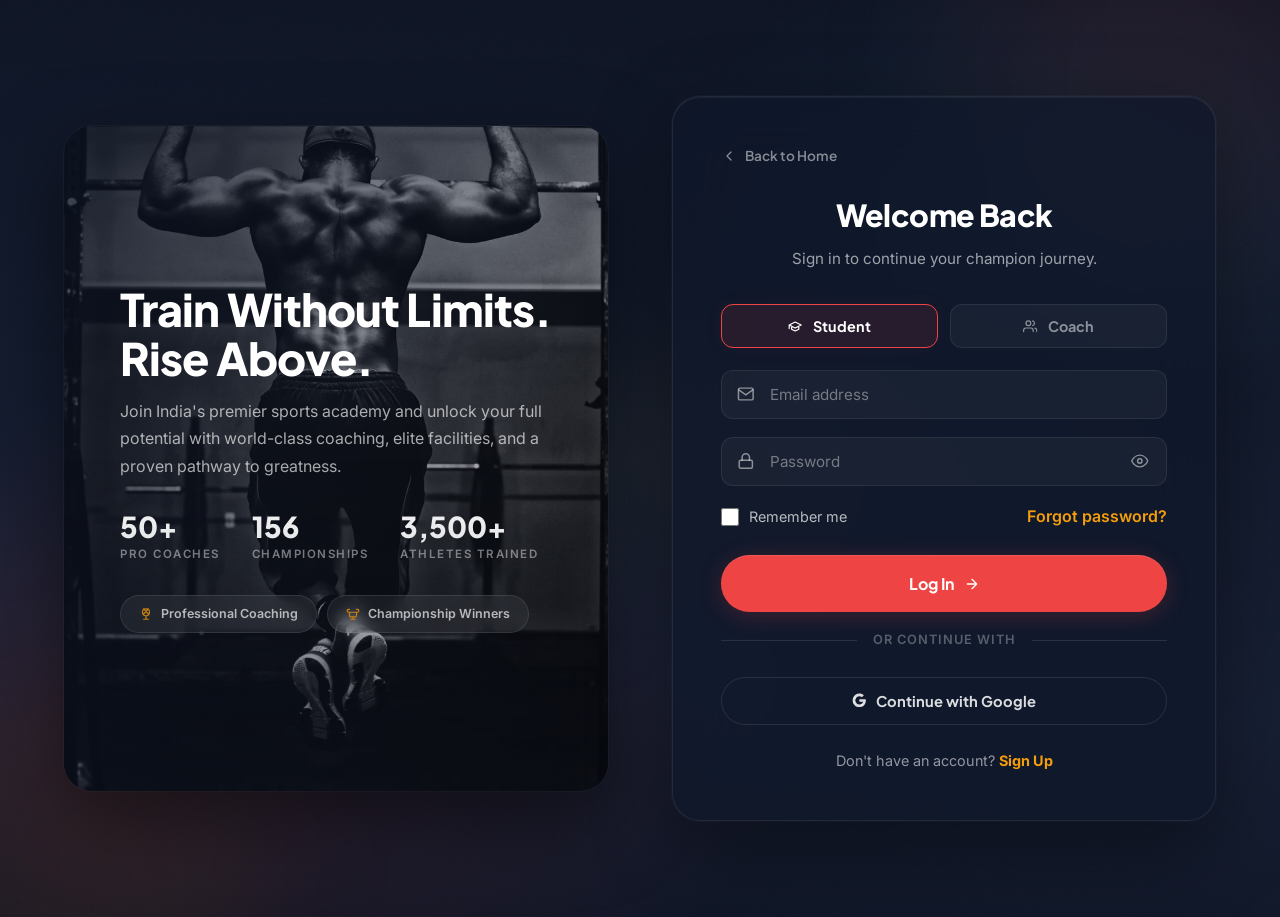
<file: login.html>
<!DOCTYPE html>
<html lang="en">
<head>
  <meta charset="UTF-8">
  <meta name="viewport" content="width=device-width, initial-scale=1.0">
  <meta name="description" content="Log in to SportAcadem — Access your training dashboard, schedules, and athlete profile.">
  <meta name="theme-color" content="#0F172A">
  <title>Log In — SportAcadem</title>
  <link rel="preconnect" href="https://fonts.googleapis.com">
  <link rel="preconnect" href="https://fonts.gstatic.com" crossorigin>
  <link href="https://fonts.googleapis.com/css2?family=Inter:wght@400;500;600;700&family=Plus+Jakarta+Sans:wght@400;500;600;700;800;900&display=swap" rel="stylesheet">
  <link rel="stylesheet" href="css/style.css">
  <style>
    /* ===== PREMIUM AUTH BACKGROUND ===== */
    .auth-section {
      position: relative;
      min-height: 100vh;
      display: flex;
      align-items: center;
      background: #0B1121;
      overflow: hidden;
    }
    .auth-section::before {
      content: '';
      position: absolute;
      inset: 0;
      background:
        radial-gradient(ellipse 80% 60% at 15% 80%, rgba(239, 68, 68, 0.12) 0%, transparent 60%),
        radial-gradient(ellipse 60% 50% at 85% 20%, rgba(6, 182, 212, 0.08) 0%, transparent 55%),
        radial-gradient(ellipse 50% 40% at 50% 50%, rgba(245, 158, 11, 0.05) 0%, transparent 50%),
        linear-gradient(185deg, #0B1121 0%, #0F172A 40%, #131C31 70%, #0B1121 100%);
      pointer-events: none;
      z-index: 0;
    }
    .auth-section::after {
      content: '';
      position: absolute;
      inset: 0;
      background-image: url("data:image/svg+xml,%3Csvg viewBox='0 0 256 256' xmlns='http://www.w3.org/2000/svg'%3E%3Cfilter id='n'%3E%3CfeTurbulence type='fractalNoise' baseFrequency='0.85' numOctaves='4' stitchTiles='stitch'/%3E%3C/filter%3E%3Crect width='100%25' height='100%25' filter='url(%23n)' opacity='0.04'/%3E%3C/svg%3E");
      background-repeat: repeat;
      background-size: 256px 256px;
      pointer-events: none;
      z-index: 0;
    }
    .auth-section .container { position: relative; z-index: 1; }
    .auth-section .auth-layout { position: relative; z-index: 1; }

    /* ===== DECORATIVE GLOW ORBS ===== */
    .auth-section .glow-orb {
      position: absolute;
      border-radius: 50%;
      filter: blur(80px);
      pointer-events: none;
      z-index: 0;
    }
    .auth-section .glow-orb--1 {
      width: 400px; height: 400px;
      background: rgba(239, 68, 68, 0.08);
      top: -120px; right: -80px;
      animation: orbFloat 14s ease-in-out infinite;
    }
    .auth-section .glow-orb--2 {
      width: 320px; height: 320px;
      background: rgba(245, 158, 11, 0.06);
      bottom: -100px; left: -60px;
      animation: orbFloat 18s ease-in-out infinite reverse;
    }
    .auth-section .glow-orb--3 {
      width: 240px; height: 240px;
      background: rgba(6, 182, 212, 0.05);
      top: 40%; left: 30%;
      animation: orbFloat 12s ease-in-out infinite alternate;
    }
    @keyframes orbFloat {
      0%, 100% { transform: translate(0, 0) scale(1); }
      33% { transform: translate(30px, -40px) scale(1.08); }
      66% { transform: translate(-20px, 20px) scale(0.95); }
    }

    /* ===== AUTH VISUAL ENHANCEMENT ===== */
    .auth-visual {
      box-shadow:
        0 30px 80px rgba(0, 0, 0, 0.5),
        0 0 0 1px rgba(255, 255, 255, 0.04);
    }
    .auth-visual-overlay {
      background: linear-gradient(135deg, rgba(11, 17, 33, 0.85) 0%, rgba(15, 23, 42, 0.45) 45%, transparent 100%);
    }
    .auth-visual-overlay::after {
      content: '';
      position: absolute;
      inset: 0;
      background: linear-gradient(0deg, rgba(11, 17, 33, 0.4) 0%, transparent 50%);
      pointer-events: none;
    }
    .auth-visual-overlay__slogan {
      position: relative;
      z-index: 1;
    }
    .auth-visual-overlay__badge {
      background: rgba(255, 255, 255, 0.07);
      border-color: rgba(255, 255, 255, 0.12);
      backdrop-filter: blur(8px);
      -webkit-backdrop-filter: blur(8px);
    }
    .auth-visual-overlay__badge:hover {
      background: rgba(239, 68, 68, 0.12);
      border-color: rgba(239, 68, 68, 0.25);
      transform: translateY(-1px);
    }

    /* ===== AUTH CARD ENHANCEMENT ===== */
    .auth-card {
      background: rgba(15, 23, 42, 0.7);
      backdrop-filter: blur(32px);
      -webkit-backdrop-filter: blur(32px);
      border: 1px solid rgba(255, 255, 255, 0.08);
      box-shadow:
        0 24px 80px rgba(0, 0, 0, 0.4),
        0 0 0 1px rgba(255, 255, 255, 0.03),
        inset 0 1px 0 rgba(255, 255, 255, 0.05);
    }

    /* ===== INPUT ENHANCEMENT ===== */
    .auth-input {
      background: rgba(255, 255, 255, 0.04);
      border-color: rgba(255, 255, 255, 0.08);
    }
    .auth-input:focus {
      background: rgba(255, 255, 255, 0.07);
      border-color: var(--secondary);
      box-shadow:
        0 0 0 3px rgba(239, 68, 68, 0.08),
        0 4px 20px rgba(239, 68, 68, 0.06);
    }
    .auth-input:hover:not(:focus):not(.error) {
      border-color: rgba(255, 255, 255, 0.18);
      background: rgba(255, 255, 255, 0.06);
    }

    /* ===== BUTTON ENHANCEMENT ===== */
    .auth-form .btn--primary {
      box-shadow:
        0 4px 24px rgba(239, 68, 68, 0.2),
        inset 0 1px 0 rgba(255, 255, 255, 0.1);
    }
    .auth-form .btn--primary:hover {
      box-shadow:
        0 8px 32px rgba(239, 68, 68, 0.3),
        inset 0 1px 0 rgba(255, 255, 255, 0.1);
      transform: translateY(-1px);
    }
    .auth-form .btn--primary:active {
      transform: translateY(0);
    }
    .auth-form .auth-social {
      border-color: rgba(255, 255, 255, 0.1);
    }
    .auth-form .auth-social:hover {
      background: rgba(255, 255, 255, 0.06);
      border-color: rgba(255, 255, 255, 0.2);
    }

    /* ===== ROLE SELECTOR ENHANCEMENT ===== */
    .auth-role-btn {
      border-color: rgba(255, 255, 255, 0.08) !important;
    }
    .auth-role-btn.active {
      border-color: var(--secondary) !important;
      background: rgba(239, 68, 68, 0.1) !important;
      box-shadow: 0 0 20px rgba(239, 68, 68, 0.06);
    }

    /* ===== RESPONSIVE TWEAKS ===== */
    @media (max-width: 768px) {
      .auth-section { min-height: auto; padding: 80px 0 60px; }
      .auth-section::before { background: radial-gradient(ellipse 100% 40% at 50% 100%, rgba(239, 68, 68, 0.1) 0%, transparent 60%), linear-gradient(185deg, #0B1121 0%, #0F172A 50%, #0B1121 100%); }
    }
    @media (max-width: 480px) {
      .auth-section { padding: 60px 0 40px; }
    }
  </style>
</head>
<body>

  <svg class="svg-sprite" aria-hidden="true" focusable="false" xmlns="http://www.w3.org/2000/svg">
    <defs>
      <symbol id="icon-arrow-right" viewBox="0 0 24 24"><path fill="none" stroke="currentColor" stroke-width="2" stroke-linecap="round" stroke-linejoin="round" d="M5 12h14M12 5l7 7-7 7"/></symbol>
      <symbol id="icon-chevron" viewBox="0 0 24 24"><path fill="none" stroke="currentColor" stroke-width="2" stroke-linecap="round" stroke-linejoin="round" d="M15 18l-6-6 6-6"/></symbol>
      <symbol id="icon-trophy" viewBox="0 0 24 24"><path fill="none" stroke="currentColor" stroke-width="2" stroke-linecap="round" stroke-linejoin="round" d="M6 9H4.5a2.5 2.5 0 0 1 0-5H6m12 5h1.5a2.5 2.5 0 0 0 0-5H18M6 9v6a2 2 0 0 0 2 2h8a2 2 0 0 0 2-2V9M6 9h12m-6 9v3m-4 0h8"/></symbol>
      <symbol id="icon-medal" viewBox="0 0 24 24"><path fill="none" stroke="currentColor" stroke-width="2" stroke-linecap="round" stroke-linejoin="round" d="M12 15a6 6 0 1 0 0-12 6 6 0 0 0 0 12zm0 0v6m-4 0h8M8 3l8 9m0-9L8 12"/></symbol>
      <symbol id="icon-users" viewBox="0 0 24 24"><path fill="none" stroke="currentColor" stroke-width="2" stroke-linecap="round" stroke-linejoin="round" d="M17 21v-2a4 4 0 0 0-4-4H5a4 4 0 0 0-4 4v2m8-10a4 4 0 1 0 0-8 4 4 0 0 0 0 8zm14 10v-2a4 4 0 0 0-3-3.87M16 3.13a4 4 0 0 1 0 7.75"/></symbol>
      <symbol id="icon-check" viewBox="0 0 24 24"><path fill="none" stroke="currentColor" stroke-width="3" stroke-linecap="round" stroke-linejoin="round" d="M20 6L9 17l-5-5"/></symbol>
      <symbol id="icon-star" viewBox="0 0 24 24"><path fill="currentColor" d="M12 2l3.09 6.26L22 9.27l-5 4.87 1.18 6.88L12 17.77l-6.18 3.25L7 14.14 2 9.27l6.91-1.01L12 2z"/></symbol>
      <symbol id="icon-zap" viewBox="0 0 24 24"><polygon points="13 2 3 14 12 14 11 22 21 10 12 10 13 2" fill="currentColor"/></symbol>
      <symbol id="icon-target" viewBox="0 0 24 24"><circle cx="12" cy="12" r="10" fill="none" stroke="currentColor" stroke-width="2"/><circle cx="12" cy="12" r="6" fill="none" stroke="currentColor" stroke-width="2"/><circle cx="12" cy="12" r="2" fill="currentColor"/></symbol>
      <symbol id="icon-graduation" viewBox="0 0 24 24"><path fill="none" stroke="currentColor" stroke-width="2" stroke-linecap="round" stroke-linejoin="round" d="M22 10l-10-5-10 5 10 5 10-5zM6 12v5l6 3 6-3v-5M2 10v6"/></symbol>
      <symbol id="icon-location" viewBox="0 0 24 24"><path fill="none" stroke="currentColor" stroke-width="2" stroke-linecap="round" stroke-linejoin="round" d="M21 10c0 7-9 13-9 13s-9-6-9-13a9 9 0 0 1 18 0z"/><circle cx="12" cy="10" r="3" fill="none" stroke="currentColor" stroke-width="2"/></symbol>
      <symbol id="icon-phone" viewBox="0 0 24 24"><path fill="none" stroke="currentColor" stroke-width="2" stroke-linecap="round" stroke-linejoin="round" d="M22 16.92v3a2 2 0 0 1-2.18 2 19.79 19.79 0 0 1-8.63-3.07 19.5 19.5 0 0 1-6-6 19.79 19.79 0 0 1-3.07-8.67A2 2 0 0 1 4.11 2h3a2 2 0 0 1 2 1.72 12.56 12.56 0 0 0 .7 2.81 2 2 0 0 1-.45 2.11L8.09 9.91a16 16 0 0 0 6 6l1.27-1.27a2 2 0 0 1 2.11-.45 12.56 12.56 0 0 0 2.81.7A2 2 0 0 1 22 16.92z"/></symbol>
      <symbol id="icon-mail" viewBox="0 0 24 24"><path fill="none" stroke="currentColor" stroke-width="2" stroke-linecap="round" stroke-linejoin="round" d="M4 4h16c1.1 0 2 .9 2 2v12c0 1.1-.9 2-2 2H4c-1.1 0-2-.9-2-2V6c0-1.1.9-2 2-2z"/><polyline points="22,6 12,13 2,6" fill="none" stroke="currentColor" stroke-width="2"/></symbol>
      <symbol id="icon-clock" viewBox="0 0 24 24"><circle cx="12" cy="12" r="10" fill="none" stroke="currentColor" stroke-width="2"/><polyline points="12 6 12 12 16 14" fill="none" stroke="currentColor" stroke-width="2" stroke-linecap="round" stroke-linejoin="round"/></symbol>
      <symbol id="icon-facebook" viewBox="0 0 24 24"><path fill="currentColor" d="M18 2h-3a5 5 0 0 0-5 5v3H7v4h3v8h4v-8h3l1-4h-4V7a1 1 0 0 1 1-1h3z"/></symbol>
      <symbol id="icon-linkedin" viewBox="0 0 24 24"><path fill="currentColor" d="M19 3a2 2 0 0 1 2 2v14a2 2 0 0 1-2 2H5a2 2 0 0 1-2-2V5a2 2 0 0 1 2-2h14m-.5 15.5v-5.4c0-1.5-.5-2.5-2-2.5-1 0-1.6.6-1.9 1.1v-1H12v8.3h2.1v-4.9c0-.9.4-1.5 1.2-1.5s1.1.6 1.1 1.5v4.9h2.1M6.5 9H9v8.5H6.5V9m1.2-4a1.3 1.3 0 1 1 0 2.6 1.3 1.3 0 0 1 0-2.6z"/></symbol>
      <symbol id="icon-instagram" viewBox="0 0 24 24"><rect x="2" y="2" width="20" height="20" rx="5" ry="5" fill="none" stroke="currentColor" stroke-width="2"/><path fill="none" stroke="currentColor" stroke-width="2" d="M16 11.37A4 4 0 1 1 12.63 8 4 4 0 0 1 16 11.37z"/><line x1="17.5" y1="6.5" x2="17.51" y2="6.5" stroke="currentColor" stroke-width="2" stroke-linecap="round"/></symbol>
      <symbol id="icon-twitter" viewBox="0 0 24 24"><path fill="currentColor" d="M18.244 2.25h3.308l-7.227 8.26 8.502 11.24H16.17l-5.214-6.817L4.99 21.75H1.68l7.73-8.835L1.254 2.25H8.08l4.713 6.231zm-1.161 17.52h1.833L7.084 4.126H5.117z"/></symbol>
      <symbol id="icon-youtube" viewBox="0 0 24 24"><path fill="currentColor" d="M22.54 6.42a2.78 2.78 0 0 0-1.94-2C18.88 4 12 4 12 4s-6.88 0-8.6.46a2.78 2.78 0 0 0-1.94 2A29 29 0 0 0 1 11.75a29 29 0 0 0 .46 5.33A2.78 2.78 0 0 0 3.4 19c1.72.46 8.6.46 8.6.46s6.88 0 8.6-.46a2.78 2.78 0 0 0 1.94-2 29 29 0 0 0 .46-5.25 29 29 0 0 0-.46-5.33z"/><polygon fill="#fff" points="9.75 15.02 15.5 11.75 9.75 8.48 9.75 15.02"/></symbol>
      <symbol id="icon-menu" viewBox="0 0 24 24"><path fill="none" stroke="currentColor" stroke-width="2" stroke-linecap="round" stroke-linejoin="round" d="M3 12h18M3 6h18M3 18h18"/></symbol>
      <symbol id="icon-close" viewBox="0 0 24 24"><path fill="none" stroke="currentColor" stroke-width="2" stroke-linecap="round" stroke-linejoin="round" d="M18 6L6 18M6 6l12 12"/></symbol>
      <symbol id="icon-login" viewBox="0 0 24 24"><path fill="none" stroke="currentColor" stroke-width="2" stroke-linecap="round" stroke-linejoin="round" d="M15 3h4a2 2 0 0 1 2 2v14a2 2 0 0 1-2 2h-4M10 17l5-5-5-5M13.8 12H3"/></symbol>
      <symbol id="icon-user" viewBox="0 0 24 24"><path fill="none" stroke="currentColor" stroke-width="2" stroke-linecap="round" stroke-linejoin="round" d="M20 21v-2a4 4 0 0 0-4-4H8a4 4 0 0 0-4 4v2"/><circle cx="12" cy="7" r="4" fill="none" stroke="currentColor" stroke-width="2"/></symbol>
      <symbol id="icon-eye" viewBox="0 0 24 24"><path fill="none" stroke="currentColor" stroke-width="2" stroke-linecap="round" stroke-linejoin="round" d="M1 12s4-8 11-8 11 8 11 8-4 8-11 8-11-8-11-8z"/><circle cx="12" cy="12" r="3" fill="none" stroke="currentColor" stroke-width="2"/></symbol>
      <symbol id="icon-eye-off" viewBox="0 0 24 24"><path fill="none" stroke="currentColor" stroke-width="2" stroke-linecap="round" stroke-linejoin="round" d="M17.94 17.94A10.07 10.07 0 0 1 12 20c-7 0-11-8-11-8a18.45 18.45 0 0 1 5.06-5.94M9.9 4.24A9.12 9.12 0 0 1 12 4c7 0 11 8 11 8a18.5 18.5 0 0 1-2.16 3.19m-6.72-1.07a3 3 0 1 1-4.24-4.24M1 1l22 22"/></symbol>
      <symbol id="icon-lock" viewBox="0 0 24 24"><rect x="3" y="11" width="18" height="11" rx="2" ry="2" fill="none" stroke="currentColor" stroke-width="2"/><path fill="none" stroke="currentColor" stroke-width="2" stroke-linecap="round" stroke-linejoin="round" d="M7 11V7a5 5 0 0 1 10 0v4"/></symbol>
      <symbol id="icon-google" viewBox="0 0 24 24"><path fill="currentColor" d="M22.56 12.25c0-.78-.07-1.53-.2-2.25H12v4.26h5.92a5.06 5.06 0 0 1-2.2 3.32v2.77h3.57c2.08-1.92 3.28-4.74 3.28-8.1z"/><path fill="currentColor" d="M12 23c2.97 0 5.46-.98 7.28-2.66l-3.57-2.77c-.98.66-2.23 1.06-3.71 1.06-2.86 0-5.29-1.93-6.16-4.53H2.18v2.84C3.99 20.53 7.7 23 12 23z"/><path fill="currentColor" d="M5.84 14.09c-.22-.66-.35-1.36-.35-2.09s.13-1.43.35-2.09V7.07H2.18C1.43 8.55 1 10.22 1 12s.43 3.45 1.18 4.93l2.85-2.22.81-.62z"/><path fill="currentColor" d="M12 5.38c1.62 0 3.06.56 4.21 1.64l3.15-3.15C17.45 2.09 14.97 1 12 1 7.7 1 3.99 3.47 2.18 7.07l3.66 2.84c.87-2.6 3.3-4.53 6.16-4.53z"/></symbol>
    </defs>
  </svg>

  <a href="#main-content" class="skip-link">Skip to main content</a>

  <div class="preloader" id="preloader" role="status" aria-label="Loading">
    <div class="preloader__bg" aria-hidden="true"></div>
    <div class="preloader__content">
      <div class="preloader__ring" aria-hidden="true">
        <div class="preloader__ring-circle"></div>
      </div>
      <img src="assets/logo-stackly.webp" alt="SportAcadem" class="preloader__logo" width="160" height="107">
      <div class="preloader__track" aria-hidden="true">
        <div class="preloader__bar"></div>
      </div>
      <p class="preloader__text">Building Future Champions...</p>
    </div>
  </div>

  <main id="main-content">
    <section class="section auth-section" aria-labelledby="login-title">
      <div class="glow-orb glow-orb--1" aria-hidden="true"></div>
      <div class="glow-orb glow-orb--2" aria-hidden="true"></div>
      <div class="glow-orb glow-orb--3" aria-hidden="true"></div>
      <div class="container">
        <div class="auth-layout">
          <div class="auth-visual" data-reveal="reveal-left">
            <img src="assets/hero-athlete.webp" alt="Elite athlete training" loading="eager" decoding="async" width="900" height="1100">
            <div class="auth-visual-overlay">
              <p class="auth-visual-overlay__slogan">Train Without Limits.<br>Rise Above.</p>
              <p class="auth-visual-overlay__desc">Join India's premier sports academy and unlock your full potential with world-class coaching, elite facilities, and a proven pathway to greatness.</p>
              <div class="auth-visual-overlay__stats">
                <div class="auth-visual-overlay__stat">
                  <span class="auth-visual-overlay__stat-num">50+</span>
                  <span class="auth-visual-overlay__stat-label">Pro Coaches</span>
                </div>
                <div class="auth-visual-overlay__stat">
                  <span class="auth-visual-overlay__stat-num">156</span>
                  <span class="auth-visual-overlay__stat-label">Championships</span>
                </div>
                <div class="auth-visual-overlay__stat">
                  <span class="auth-visual-overlay__stat-num">3,500+</span>
                  <span class="auth-visual-overlay__stat-label">Athletes Trained</span>
                </div>
              </div>
              <div class="auth-visual-overlay__badges">
                <span class="auth-visual-overlay__badge"><svg class="icon" aria-hidden="true"><use href="#icon-medal"/></svg>Professional Coaching</span>
                <span class="auth-visual-overlay__badge"><svg class="icon" aria-hidden="true"><use href="#icon-trophy"/></svg>Championship Winners</span>
              </div>

            </div>
          </div>
          <div class="auth-card" data-reveal="reveal-right">
            <a href="index.html" class="auth-back">
              <svg class="icon" aria-hidden="true"><use href="#icon-chevron"/></svg>
              Back to Home
            </a>
            <div class="auth-card__header">
              <h2 id="login-title">Welcome Back</h2>
              <p>Sign in to continue your champion journey.</p>
            </div>
            <form class="auth-form" id="loginForm" novalidate>
              <div class="auth-role-selector" role="radiogroup" aria-label="Select your role">
                <button type="button" class="auth-role-btn active" data-role="student" role="radio" aria-checked="true">
                  <svg class="icon" aria-hidden="true"><use href="#icon-graduation"/></svg>
                  Student
                </button>
                <button type="button" class="auth-role-btn" data-role="coach" role="radio" aria-checked="false">
                  <svg class="icon" aria-hidden="true"><use href="#icon-users"/></svg>
                  Coach
                </button>
              </div>
              <input type="hidden" name="role" id="loginRole" value="student">
              <div class="auth-input-wrap">
                <svg class="icon auth-input__icon" aria-hidden="true"><use href="#icon-mail"/></svg>
                <input type="email" id="loginEmail" name="email" class="auth-input" placeholder="Email address" aria-label="Email address">
                <span class="form-error">Valid email is required</span>
              </div>
              <div class="auth-input-wrap">
                <svg class="icon auth-input__icon" aria-hidden="true"><use href="#icon-lock"/></svg>
                <input type="password" id="loginPassword" name="password" class="auth-input auth-input--password" placeholder="Password" aria-label="Password">
                <button type="button" class="password-toggle" data-target="loginPassword" aria-label="Show password" aria-pressed="false">
                  <svg class="icon" aria-hidden="true"><use href="#icon-eye"/></svg>
                </button>
                <span class="form-error">Min 8 chars: uppercase, lowercase, number, special</span>
              </div>
              <div class="auth-options">
                <label class="auth-checkbox">
                  <input type="checkbox" name="remember" id="loginRemember">
                  <span>Remember me</span>
                </label>
                <a href="#" class="forgot-link">Forgot password?</a>
              </div>
              <button type="submit" class="btn btn--primary btn--lg">
                Log In
                <svg class="icon" aria-hidden="true"><use href="#icon-arrow-right"/></svg>
              </button>
              <div class="auth-divider">or continue with</div>
              <button type="button" class="btn btn--ghost auth-social">
                <svg class="icon" aria-hidden="true"><use href="#icon-google"/></svg>
                Continue with Google
              </button>
            </form>
            <div class="auth-footer">
              <p>Don't have an account? <a href="signup.html">Sign Up</a></p>
            </div>
          </div>
        </div>
      </div>
    </section>
  </main>

  <!-- ===== TOAST CONTAINER ===== -->
  <div class="toast-container" id="toastContainer" aria-live="polite"></div>

  <button class="back-to-top" id="backToTop" aria-label="Back to top">
    <svg class="icon" aria-hidden="true"><use href="#icon-arrow-right"/></svg>
  </button>

  <div class="scroll-progress" id="scrollProgress" aria-hidden="true"></div>

  <script>(function(){var p=document.getElementById('preloader');if(p){setTimeout(function(){p.classList.add('hidden');setTimeout(function(){p.style.display='none'},700)},600)};document.querySelectorAll('[data-reveal]').forEach(function(e){e.classList.add('revealed')})})();</script>
  <script src="js/auth.js"></script>
  <script>
  (function() {
    function showToast(message, type) {
      type = type || 'success';
      var container = document.getElementById('toastContainer');
      if (!container) {
        container = document.createElement('div');
        container.className = 'toast-container';
        container.id = 'toastContainer';
        container.setAttribute('aria-live', 'polite');
        document.body.appendChild(container);
      }
      var toast = document.createElement('div');
      toast.className = 'toast toast--' + type;
      var iconSvg = type === 'success' ? '<svg class="icon" aria-hidden="true"><use href="#icon-check"/></svg>' : '<svg class="icon" aria-hidden="true"><use href="#icon-close"/></svg>';
      toast.innerHTML = iconSvg + '<span>' + message + '</span>';
      container.appendChild(toast);
      requestAnimationFrame(function() {
        toast.classList.add('show');
      });
      setTimeout(function() {
        toast.classList.remove('show');
        setTimeout(function() {
          if (toast.parentNode) toast.parentNode.removeChild(toast);
        }, 400);
      }, 3000);
    }

    document.querySelectorAll('.password-toggle').forEach(function(btn) {
      btn.addEventListener('click', function() {
        var input = document.getElementById(btn.dataset.target);
        if (!input) return;
        var show = input.type === 'password';
        input.type = show ? 'text' : 'password';
        btn.setAttribute('aria-pressed', show ? 'true' : 'false');
        btn.setAttribute('aria-label', show ? 'Hide password' : 'Show password');
        btn.querySelector('use').setAttribute('href', show ? '#icon-eye-off' : '#icon-eye');
      });
    });

    var roleBtns = document.querySelectorAll('.auth-role-btn');
    var roleInput = document.getElementById('loginRole');
    roleBtns.forEach(function(btn) {
      btn.addEventListener('click', function() {
        roleBtns.forEach(function(b) {
          b.classList.remove('active');
          b.setAttribute('aria-checked', 'false');
        });
        btn.classList.add('active');
        btn.setAttribute('aria-checked', 'true');
        roleInput.value = btn.dataset.role;
      });
    });

    function isValidEmail(email) {
      return /^[^\s@]+@[^\s@]+\.[^\s@]+$/.test(email);
    }

    function hasUppercase(s) { return /[A-Z]/.test(s); }
    function hasLowercase(s) { return /[a-z]/.test(s); }
    function hasNumber(s) { return /[0-9]/.test(s); }
    function hasSpecial(s) { return /[^A-Za-z0-9]/.test(s); }

    function validateLogin() {
      var valid = true;
      var email = document.getElementById('loginEmail');
      var password = document.getElementById('loginPassword');
      [email, password].forEach(function(el) { el.classList.remove('error'); });

      if (!email.value || !isValidEmail(email.value)) {
        email.classList.add('error');
        valid = false;
      }
      if (!password.value || password.value.length < 8 || !hasUppercase(password.value) || !hasLowercase(password.value) || !hasNumber(password.value) || !hasSpecial(password.value)) {
        password.classList.add('error');
        valid = false;
      }
      return valid;
    }

    var loginForm = document.getElementById('loginForm');
    if (loginForm) {
      loginForm.querySelectorAll('.auth-input').forEach(function(el) {
        el.addEventListener('input', function() { this.classList.remove('error'); });
      });
      loginForm.addEventListener('submit', function(e) {
        e.preventDefault();
        if (!validateLogin()) return;
        var role = document.getElementById('loginRole').value;
        var email = document.getElementById('loginEmail').value;
        var btn = loginForm.querySelector('button[type="submit"]');
        var original = btn.innerHTML;
        btn.innerHTML = '<span>Logging in...</span>';
        btn.disabled = true;
        var derivedName = email.split('@')[0].replace(/[._]/g, ' ').replace(/\b\w/g, function(c) { return c.toUpperCase(); });
        var userData = {
          id: Date.now().toString(36) + Math.random().toString(36).substr(2, 5),
          name: derivedName,
          email: email,
          phone: '',
          role: role,
          sport: '',
          membership: role === 'coach' ? 'Head Coach' : 'Premium Athlete',
          profileImage: '',
          loginTime: new Date().toISOString()
        };
        Auth.saveCurrentUser(userData);
        setTimeout(function() {
          showToast('Welcome back to SportAcadem!', 'success');
          btn.innerHTML = original;
          btn.disabled = false;
          var target = role === 'coach' ? 'coach-dashboard.html' : 'student-dashboard.html';
          setTimeout(function() { window.location.href = target; }, 800);
        }, 1200);
      });
    }
  })();
  </script>
  <script src="js/redirect.js"></script>
</body>
</html>
</file>
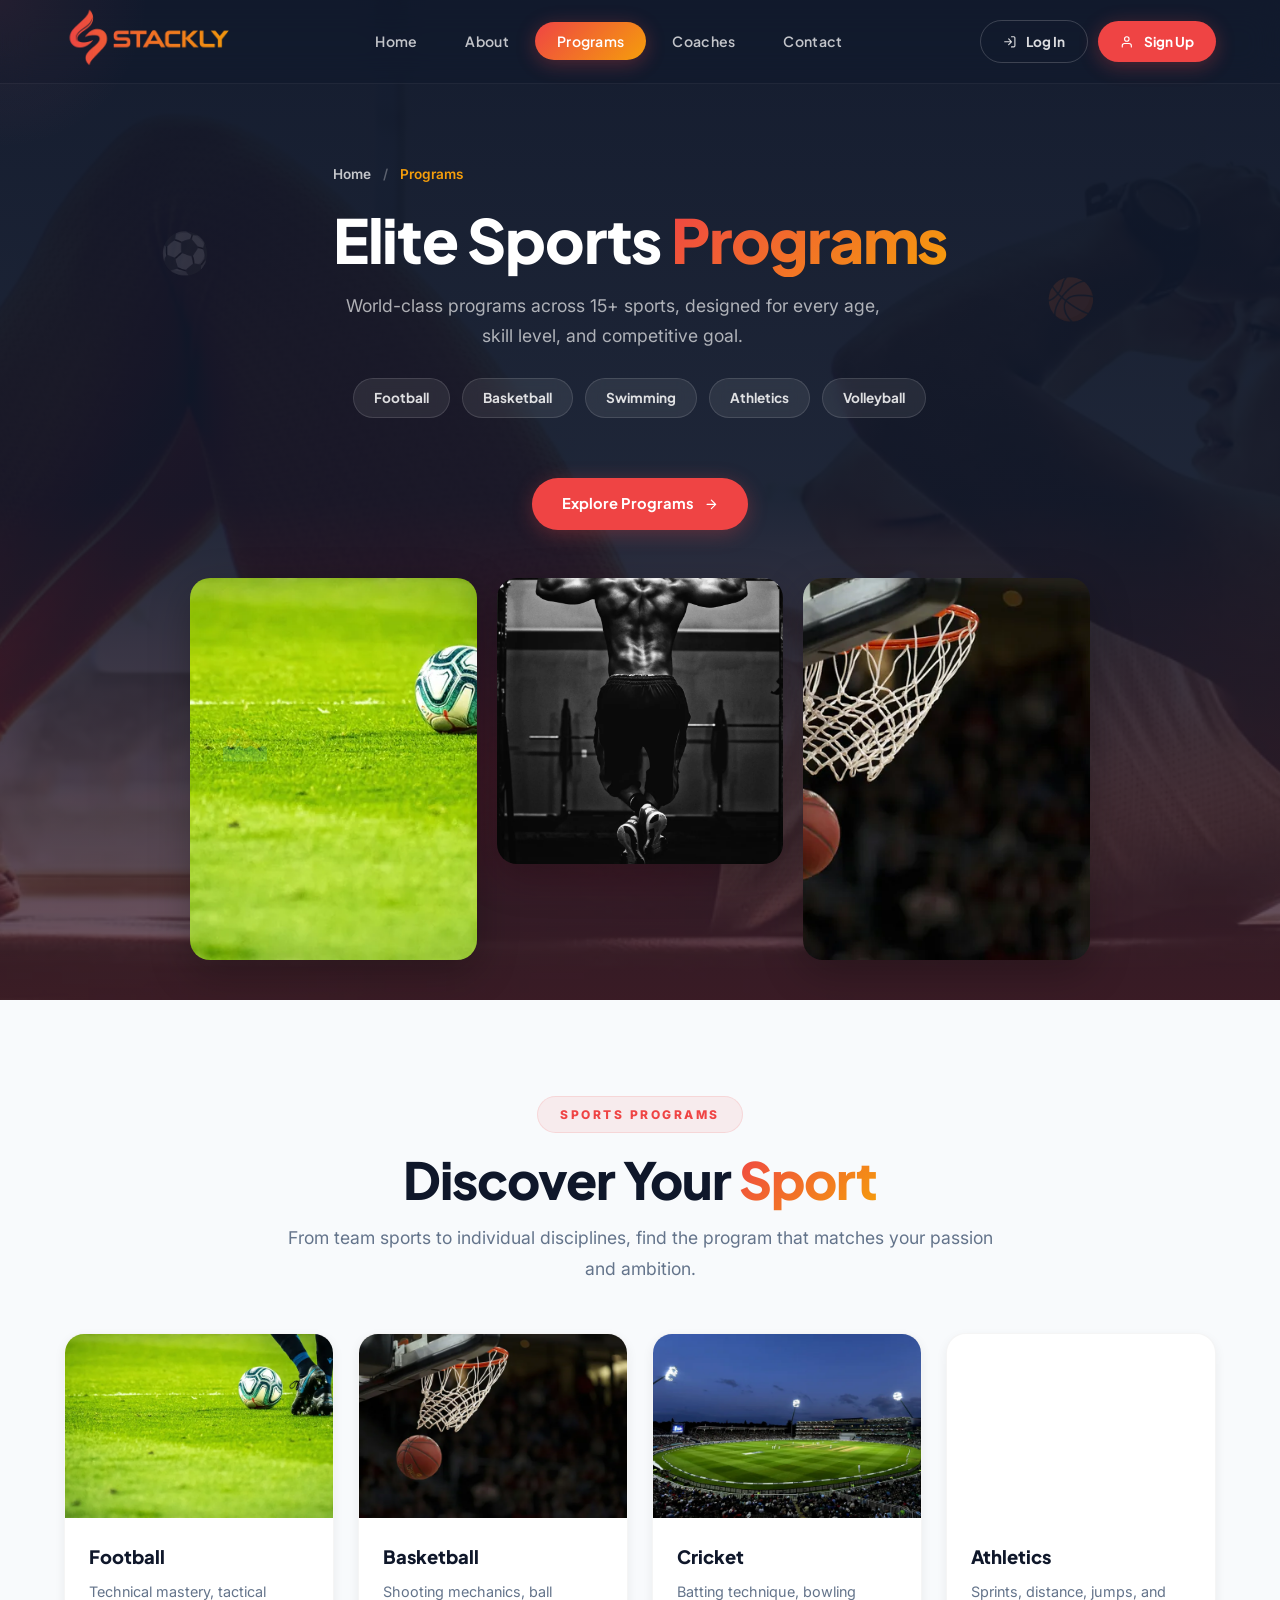
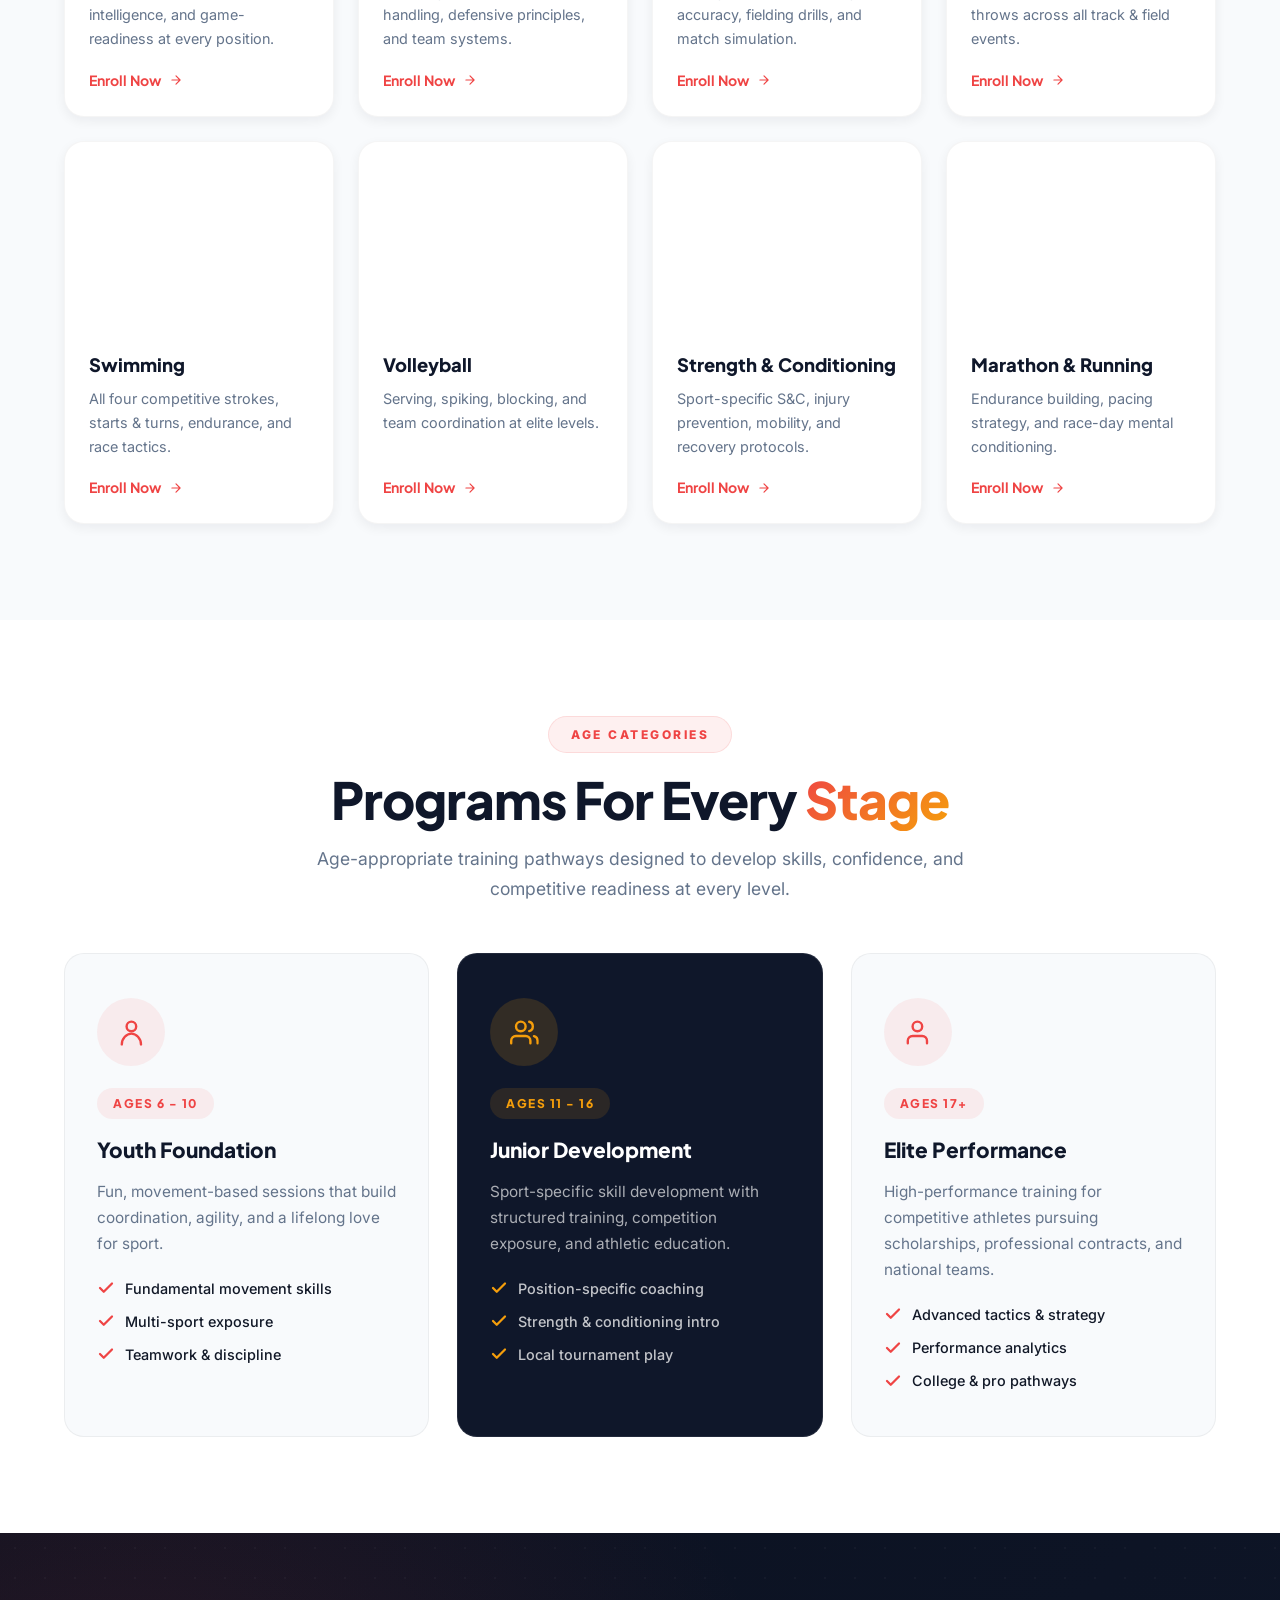
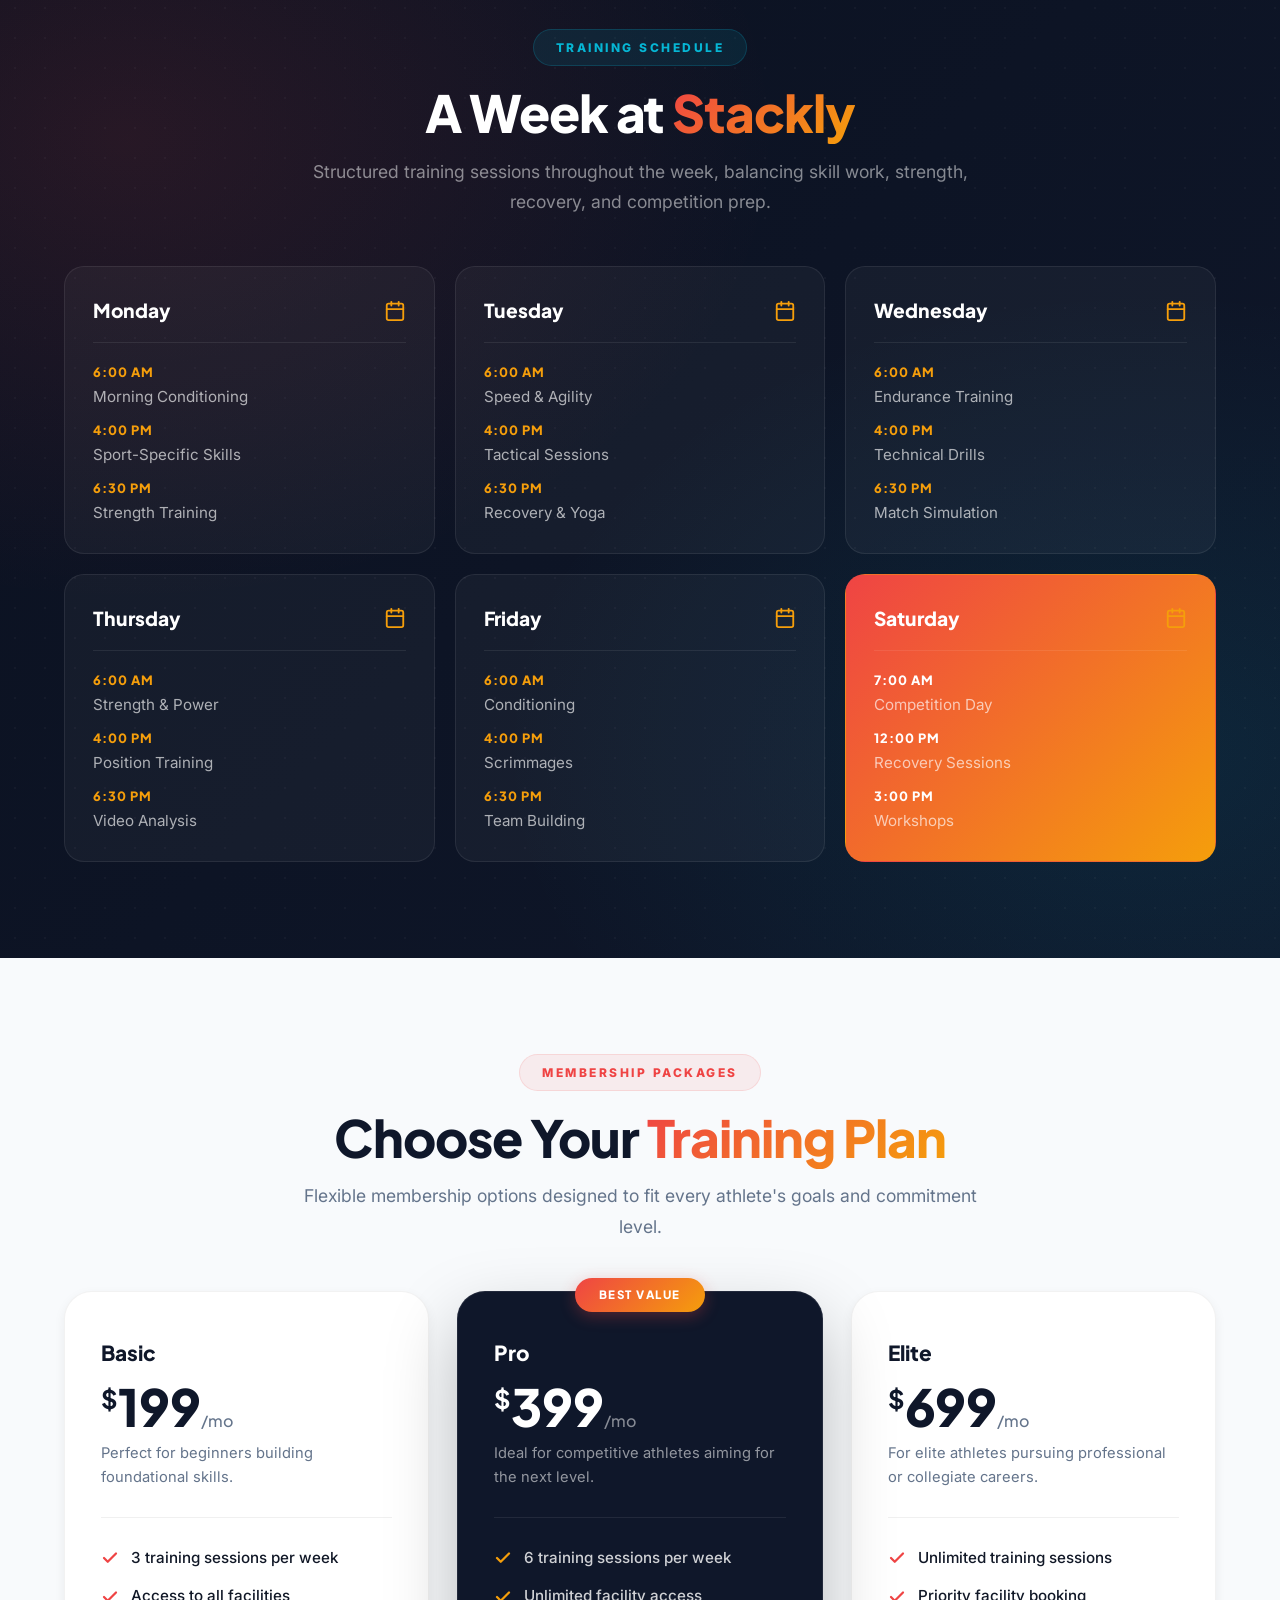
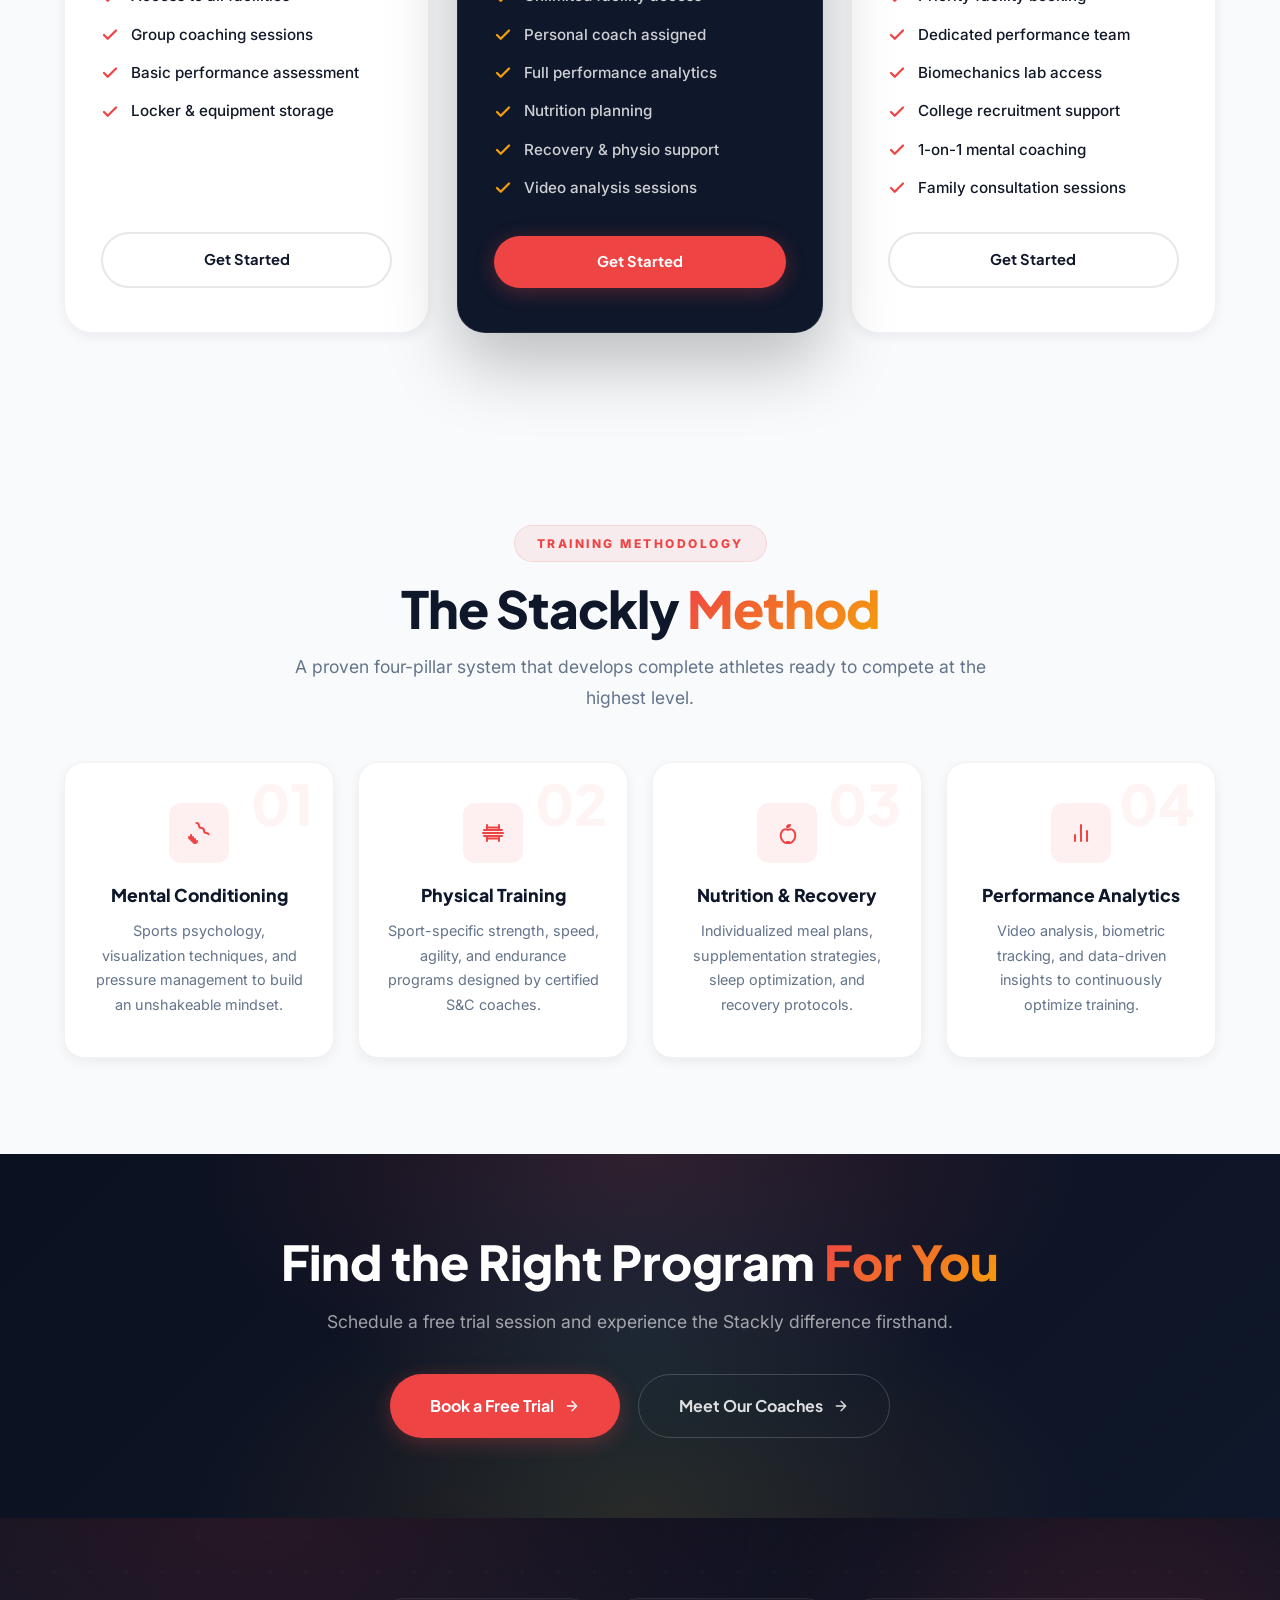
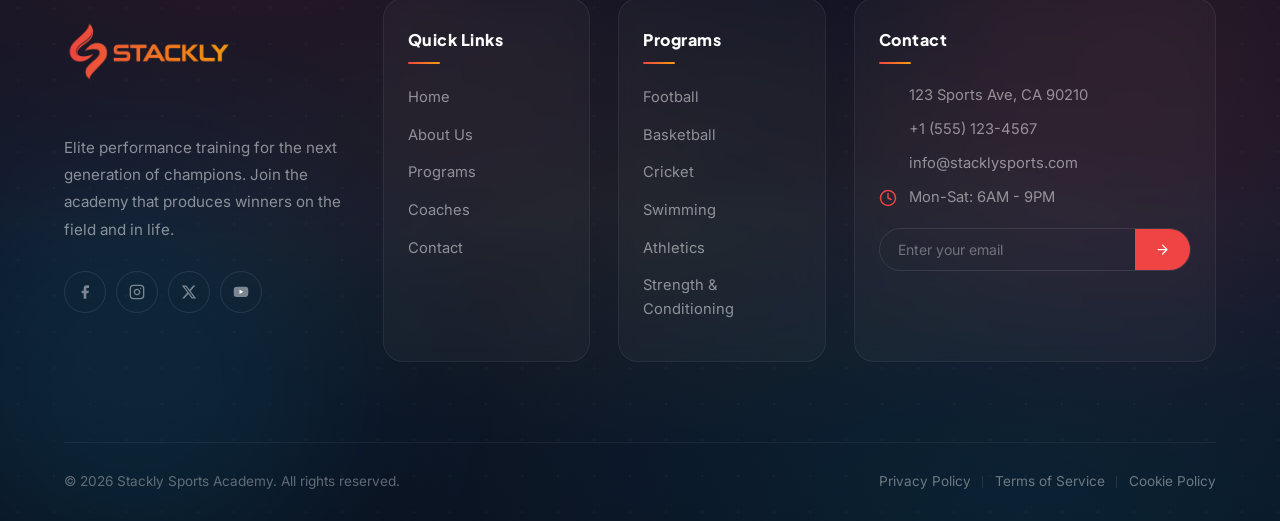
<file: programs.html>
<!DOCTYPE html>
<html lang="en">
<head>
  <meta charset="UTF-8">
  <meta name="viewport" content="width=device-width, initial-scale=1.0">
  <meta name="description" content="Programs at Stackly Sports Academy — Elite training programs across 15+ sports for every age and skill level.">
  <meta name="theme-color" content="#0F172A">
  <title>Programs — Stackly Sports Academy</title>
  <link rel="preconnect" href="https://fonts.googleapis.com">
  <link rel="preconnect" href="https://fonts.gstatic.com" crossorigin>
  <link href="https://fonts.googleapis.com/css2?family=Inter:wght@400;500;600;700&family=Plus+Jakarta+Sans:wght@400;500;600;700;800;900&display=swap" rel="stylesheet">
  <link rel="stylesheet" href="css/style.css">
</head>
<body>

  <!-- ===== SVG ICON SPRITE ===== -->
  <svg class="svg-sprite" aria-hidden="true" focusable="false" xmlns="http://www.w3.org/2000/svg">
    <defs>
      <symbol id="icon-arrow-right" viewBox="0 0 24 24"><path fill="none" stroke="currentColor" stroke-width="2" stroke-linecap="round" stroke-linejoin="round" d="M5 12h14M12 5l7 7-7 7"/></symbol>
      <symbol id="icon-football" viewBox="0 0 24 24"><circle cx="12" cy="12" r="10" fill="none" stroke="currentColor" stroke-width="2"/><path fill="none" stroke="currentColor" stroke-width="2" d="M12 2v20M2 12h20"/></symbol>
      <symbol id="icon-basketball" viewBox="0 0 24 24"><circle cx="12" cy="12" r="10" fill="none" stroke="currentColor" stroke-width="2"/><path fill="none" stroke="currentColor" stroke-width="2" d="M4.93 4.93c4.66 4.66 10.48 4.66 15.14 0M19.07 19.07c-4.66-4.66-10.48-4.66-15.14 0M12 2a15 15 0 0 1 0 20"/></symbol>
      <symbol id="icon-cricket" viewBox="0 0 24 24"><path fill="none" stroke="currentColor" stroke-width="2" stroke-linecap="round" stroke-linejoin="round" d="M21 3l-9 9M7 17l-4 4m0 0l4-4m-4 4l2-2"/><circle cx="17" cy="7" r="3" fill="none" stroke="currentColor" stroke-width="2"/></symbol>
      <symbol id="icon-athletics" viewBox="0 0 24 24"><path fill="none" stroke="currentColor" stroke-width="2" stroke-linecap="round" stroke-linejoin="round" d="M13 2L4.09 10.91a2 2 0 0 0 0 2.83L8.26 17.9a2 2 0 0 0 2.83 0L20 9M17 2l5 5M7 22l5-5"/></symbol>
      <symbol id="icon-swimming" viewBox="0 0 24 24"><path fill="none" stroke="currentColor" stroke-width="2" stroke-linecap="round" stroke-linejoin="round" d="M2 12h20M2 16h20M2 8h20M6 4a2 2 0 0 1 2 2 2 2 0 0 1-2 2"/></symbol>
      <symbol id="icon-volleyball" viewBox="0 0 24 24"><circle cx="12" cy="12" r="10" fill="none" stroke="currentColor" stroke-width="2"/><path fill="none" stroke="currentColor" stroke-width="2" d="M2 12h20M12 2c-3 3-3 17 0 20M12 2c3 3 3 17 0 20"/></symbol>
      <symbol id="icon-gym" viewBox="0 0 24 24"><path fill="none" stroke="currentColor" stroke-width="2" stroke-linecap="round" stroke-linejoin="round" d="M6.5 6.5h11M6.5 17.5h11M6 20v-5M18 20v-5M6 9V4M18 9V4M3 9h18M3 15h18M2 12h20"/></symbol>
      <symbol id="icon-running" viewBox="0 0 24 24"><path fill="none" stroke="currentColor" stroke-width="2" stroke-linecap="round" stroke-linejoin="round" d="M13 2L8 7l3 3-3 7 5 5M17 8a3 3 0 1 0 0-6 3 3 0 0 0 0 6z"/></symbol>
      <symbol id="icon-tennis" viewBox="0 0 24 24"><circle cx="12" cy="12" r="10" fill="none" stroke="currentColor" stroke-width="2"/><path fill="none" stroke="currentColor" stroke-width="2" d="M12 2c-3 3-3 17 0 20M12 2c3 3 3 17 0 20"/></symbol>
      <symbol id="icon-kids" viewBox="0 0 24 24"><circle cx="12" cy="7" r="4" fill="none" stroke="currentColor" stroke-width="2"/><path fill="none" stroke="currentColor" stroke-width="2" stroke-linecap="round" stroke-linejoin="round" d="M4 22c0-5 4-9 8-9s8 4 8 9"/></symbol>
      <symbol id="icon-youth" viewBox="0 0 24 24"><path fill="none" stroke="currentColor" stroke-width="2" stroke-linecap="round" stroke-linejoin="round" d="M17 21v-2a4 4 0 0 0-4-4H5a4 4 0 0 0-4 4v2m8-10a4 4 0 1 0 0-8 4 4 0 0 0 0 8zM23 21v-2a4 4 0 0 0-3-3.87M16 3.13a4 4 0 0 1 0 7.75"/></symbol>
      <symbol id="icon-adult" viewBox="0 0 24 24"><path fill="none" stroke="currentColor" stroke-width="2" stroke-linecap="round" stroke-linejoin="round" d="M20 21v-2a4 4 0 0 0-4-4H8a4 4 0 0 0-4 4v2"/><circle cx="12" cy="7" r="4" fill="none" stroke="currentColor" stroke-width="2"/></symbol>
      <symbol id="icon-calendar" viewBox="0 0 24 24"><rect x="3" y="4" width="18" height="18" rx="2" ry="2" fill="none" stroke="currentColor" stroke-width="2"/><line x1="16" y1="2" x2="16" y2="6" stroke="currentColor" stroke-width="2" stroke-linecap="round"/><line x1="8" y1="2" x2="8" y2="6" stroke="currentColor" stroke-width="2" stroke-linecap="round"/><line x1="3" y1="10" x2="21" y2="10" stroke="currentColor" stroke-width="2" stroke-linecap="round"/></symbol>
      <symbol id="icon-clock" viewBox="0 0 24 24"><circle cx="12" cy="12" r="10" fill="none" stroke="currentColor" stroke-width="2"/><polyline points="12 6 12 12 16 14" fill="none" stroke="currentColor" stroke-width="2" stroke-linecap="round" stroke-linejoin="round"/></symbol>
      <symbol id="icon-check" viewBox="0 0 24 24"><path fill="none" stroke="currentColor" stroke-width="3" stroke-linecap="round" stroke-linejoin="round" d="M20 6L9 17l-5-5"/></symbol>
      <symbol id="icon-brain" viewBox="0 0 24 24"><path fill="none" stroke="currentColor" stroke-width="2" stroke-linecap="round" stroke-linejoin="round" d="M9.5 2A2.5 2.5 0 0 1 12 4.5v0a2.5 2.5 0 0 0 2.5 2.5v0a2.5 2.5 0 0 1 2.5 2.5v0a2.5 2.5 0 0 0 2.5 2.5v0c.9 0 1.7.5 2.1 1.3M8 22a2 2 0 0 1-2-2m2 2a2 2 0 0 0 2-2m-2 2v-4m-2 2a2 2 0 0 1-2-2m2 2a2 2 0 0 0 2-2m-2 2v-4m-2 2a2 2 0 0 1-2-2m2 2a2 2 0 0 0 2-2m-2 2v-4"/></symbol>
      <symbol id="icon-dumbbell" viewBox="0 0 24 24"><path fill="none" stroke="currentColor" stroke-width="2" stroke-linecap="round" stroke-linejoin="round" d="M6.5 6.5h11M6.5 17.5h11M6 20v-5M18 20v-5M6 9V4M18 9V4M3 9h18M3 15h18M2 12h20"/></symbol>
      <symbol id="icon-apple" viewBox="0 0 24 24"><path fill="none" stroke="currentColor" stroke-width="2" stroke-linecap="round" stroke-linejoin="round" d="M12 20.94c1.5 1.25 3.75 1.25 5.5-.25 3-2.25 3.75-7.5 1.25-10.75-1.25-1.5-3-2-4.5-1.5-.75.25-1.75.25-2.5 0-1.5-.5-3.25 0-4.5 1.5-2.5 3.25-1.75 8.5 1.25 10.75 1.75 1.5 4 1.5 5.5.25zM15 4a2.5 2.5 0 0 0-3 2 2.5 2.5 0 0 0 3-2z"/></symbol>
      <symbol id="icon-chart" viewBox="0 0 24 24"><path fill="none" stroke="currentColor" stroke-width="2" stroke-linecap="round" stroke-linejoin="round" d="M18 20V10M12 20V4M6 20v-6"/></symbol>
      <symbol id="icon-star" viewBox="0 0 24 24"><path fill="currentColor" d="M12 2l3.09 6.26L22 9.27l-5 4.87 1.18 6.88L12 17.77l-6.18 3.25L7 14.14 2 9.27l6.91-1.01L12 2z"/></symbol>
      <symbol id="icon-target" viewBox="0 0 24 24"><circle cx="12" cy="12" r="10" fill="none" stroke="currentColor" stroke-width="2"/><circle cx="12" cy="12" r="6" fill="none" stroke="currentColor" stroke-width="2"/><circle cx="12" cy="12" r="2" fill="currentColor"/></symbol>
      <symbol id="icon-shield" viewBox="0 0 24 24"><path fill="none" stroke="currentColor" stroke-width="2" stroke-linecap="round" stroke-linejoin="round" d="M12 22s8-4 8-10V5l-8-3-8 3v7c0 6 8 10 8 10z"/></symbol>
      <symbol id="icon-login" viewBox="0 0 24 24"><path fill="none" stroke="currentColor" stroke-width="2" stroke-linecap="round" stroke-linejoin="round" d="M15 3h4a2 2 0 0 1 2 2v14a2 2 0 0 1-2 2h-4M10 17l5-5-5-5M13.8 12H3"/></symbol>
      <symbol id="icon-user" viewBox="0 0 24 24"><path fill="none" stroke="currentColor" stroke-width="2" stroke-linecap="round" stroke-linejoin="round" d="M20 21v-2a4 4 0 0 0-4-4H8a4 4 0 0 0-4 4v2"/><circle cx="12" cy="7" r="4" fill="none" stroke="currentColor" stroke-width="2"/></symbol>
      <symbol id="icon-logout" viewBox="0 0 24 24"><path fill="none" stroke="currentColor" stroke-width="2" stroke-linecap="round" stroke-linejoin="round" d="M9 21H5a2 2 0 0 1-2-2V5a2 2 0 0 1 2-2h4M16 17l5-5-5-5M21 12H9"/></symbol>
      <symbol id="icon-facebook" viewBox="0 0 24 24"><path fill="currentColor" d="M18 2h-3a5 5 0 0 0-5 5v3H7v4h3v8h4v-8h3l1-4h-4V7a1 1 0 0 1 1-1h3z"/></symbol>
      <symbol id="icon-linkedin" viewBox="0 0 24 24"><path fill="currentColor" d="M19 3a2 2 0 0 1 2 2v14a2 2 0 0 1-2 2H5a2 2 0 0 1-2-2V5a2 2 0 0 1 2-2h14m-.5 15.5v-5.4c0-1.5-.5-2.5-2-2.5-1 0-1.6.6-1.9 1.1v-1H12v8.3h2.1v-4.9c0-.9.4-1.5 1.2-1.5s1.1.6 1.1 1.5v4.9h2.1M6.5 9H9v8.5H6.5V9m1.2-4a1.3 1.3 0 1 1 0 2.6 1.3 1.3 0 0 1 0-2.6z"/></symbol>
      <symbol id="icon-instagram" viewBox="0 0 24 24"><rect x="2" y="2" width="20" height="20" rx="5" ry="5" fill="none" stroke="currentColor" stroke-width="2"/><path fill="none" stroke="currentColor" stroke-width="2" d="M16 11.37A4 4 0 1 1 12.63 8 4 4 0 0 1 16 11.37z"/><line x1="17.5" y1="6.5" x2="17.51" y2="6.5" stroke="currentColor" stroke-width="2" stroke-linecap="round"/></symbol>
      <symbol id="icon-twitter" viewBox="0 0 24 24"><path fill="currentColor" d="M18.244 2.25h3.308l-7.227 8.26 8.502 11.24H16.17l-5.214-6.817L4.99 21.75H1.68l7.73-8.835L1.254 2.25H8.08l4.713 6.231zm-1.161 17.52h1.833L7.084 4.126H5.117z"/></symbol>
      <symbol id="icon-youtube" viewBox="0 0 24 24"><path fill="currentColor" d="M22.54 6.42a2.78 2.78 0 0 0-1.94-2C18.88 4 12 4 12 4s-6.88 0-8.6.46a2.78 2.78 0 0 0-1.94 2A29 29 0 0 0 1 11.75a29 29 0 0 0 .46 5.33A2.78 2.78 0 0 0 3.4 19c1.72.46 8.6.46 8.6.46s6.88 0 8.6-.46a2.78 2.78 0 0 0 1.94-2 29 29 0 0 0 .46-5.25 29 29 0 0 0-.46-5.33z"/><polygon fill="#fff" points="9.75 15.02 15.5 11.75 9.75 8.48 9.75 15.02"/></symbol>
      <symbol id="icon-menu" viewBox="0 0 24 24"><path fill="none" stroke="currentColor" stroke-width="2" stroke-linecap="round" stroke-linejoin="round" d="M3 12h18M3 6h18M3 18h18"/></symbol>
      <symbol id="icon-close" viewBox="0 0 24 24"><path fill="none" stroke="currentColor" stroke-width="2" stroke-linecap="round" stroke-linejoin="round" d="M18 6L6 18M6 6l12 12"/></symbol>
    </defs>
  </svg>

  <!-- ===== SKIP LINK ===== -->
  <a href="#main-content" class="skip-link">Skip to main content</a>

  <!-- ===== PRELOADER ===== -->
  <div class="preloader" id="preloader" role="status" aria-label="Loading">
    <div class="preloader__bg" aria-hidden="true"></div>
    <div class="preloader__content">
      <div class="preloader__ring" aria-hidden="true">
        <div class="preloader__ring-circle"></div>
      </div>
      <img src="assets/logo-stackly.webp" alt="Stackly Sports Academy" class="preloader__logo" width="160" height="107">
      <div class="preloader__track" aria-hidden="true">
        <div class="preloader__bar"></div>
      </div>
      <p class="preloader__text">Building Future Champions...</p>
    </div>
  </div>

  <!-- ===== HEADER ===== -->
  <header class="header" id="header">
    <div class="container header__container">
      <a href="index.html" class="header__logo" aria-label="Stackly Sports Academy Home">
        <img src="assets/logo-stackly.webp" alt="Stackly Sports Academy" class="logo-img" width="120" height="80">
      </a>
      <nav class="header__nav" id="headerNav" aria-label="Main navigation">
        <ul class="header__menu">
          <li><a href="index.html" class="nav__link">Home</a></li>
          <li><a href="about.html" class="nav__link">About</a></li>
          <li><a href="programs.html" class="nav__link active">Programs</a></li>
          <li><a href="coaches.html" class="nav__link">Coaches</a></li>
          <li><a href="contact.html" class="nav__link">Contact</a></li>
        </ul>
        <div class="header__actions header__actions--mobile">
          <a href="login.html" class="btn btn--ghost btn--sm"><svg class="icon" aria-hidden="true"><use href="#icon-login"/></svg>Log In</a>
          <a href="signup.html" class="btn btn--primary btn--sm"><svg class="icon" aria-hidden="true"><use href="#icon-user"/></svg>Sign Up</a>
        </div>
        <div class="mobile-menu" id="mobileMenu">
          <div class="mobile-menu__header">
            <a href="index.html" class="mobile-menu__logo" tabindex="-1">
              <img src="assets/logo-stackly.webp" alt="SportAcadem" class="mobile-menu__logo-img" width="100" height="67">
            </a>
          </div>
          <div class="mobile-menu__body">
            <a href="index.html" class="mobile-menu__link" tabindex="-1">
              <span class="mobile-menu__link-icon">🏠</span>
              <span class="mobile-menu__link-label">Home</span>
              <span class="mobile-menu__link-arrow"><svg class="icon" aria-hidden="true"><use href="#icon-arrow-right"/></svg></span>
            </a>
            <a href="about.html" class="mobile-menu__link" tabindex="-1">
              <span class="mobile-menu__link-icon">ℹ</span>
              <span class="mobile-menu__link-label">About</span>
              <span class="mobile-menu__link-arrow"><svg class="icon" aria-hidden="true"><use href="#icon-arrow-right"/></svg></span>
            </a>
            <a href="programs.html" class="mobile-menu__link active" tabindex="-1">
              <span class="mobile-menu__link-icon">🏆</span>
              <span class="mobile-menu__link-label">Programs</span>
              <span class="mobile-menu__link-arrow"><svg class="icon" aria-hidden="true"><use href="#icon-arrow-right"/></svg></span>
            </a>
            <a href="coaches.html" class="mobile-menu__link" tabindex="-1">
              <span class="mobile-menu__link-icon">👨‍🏫</span>
              <span class="mobile-menu__link-label">Coaches</span>
              <span class="mobile-menu__link-arrow"><svg class="icon" aria-hidden="true"><use href="#icon-arrow-right"/></svg></span>
            </a>
            <a href="contact.html" class="mobile-menu__link" tabindex="-1">
              <span class="mobile-menu__link-icon">📞</span>
              <span class="mobile-menu__link-label">Contact</span>
              <span class="mobile-menu__link-arrow"><svg class="icon" aria-hidden="true"><use href="#icon-arrow-right"/></svg></span>
            </a>
          </div>
          <div class="mobile-menu__footer">
            <div class="mobile-menu__actions">
              <a href="signup.html" class="btn btn--primary mobile-menu__btn" tabindex="-1"><svg class="icon" aria-hidden="true"><use href="#icon-user"/></svg>Sign Up</a>
              <a href="login.html" class="btn btn--ghost mobile-menu__btn" tabindex="-1"><svg class="icon" aria-hidden="true"><use href="#icon-login"/></svg>Log In</a>
            </div>
            <div class="mobile-menu__social">
              <a href="404.html" class="mobile-menu__social-link" aria-label="Facebook" tabindex="-1"><svg class="icon" aria-hidden="true"><use href="#icon-facebook"/></svg></a>
              <a href="404.html" class="mobile-menu__social-link" aria-label="Instagram" tabindex="-1"><svg class="icon" aria-hidden="true"><use href="#icon-instagram"/></svg></a>
              <a href="404.html" class="mobile-menu__social-link" aria-label="LinkedIn" tabindex="-1"><svg class="icon" aria-hidden="true"><use href="#icon-linkedin"/></svg></a>
              <a href="404.html" class="mobile-menu__social-link" aria-label="YouTube" tabindex="-1"><svg class="icon" aria-hidden="true"><use href="#icon-youtube"/></svg></a>
            </div>
            <p class="mobile-menu__tagline">Building Future Champions</p>
          </div>
        </div>
      </nav>
      <div class="header__actions header__actions--desktop">
        <a href="login.html" class="btn btn--ghost btn--sm"><svg class="icon" aria-hidden="true"><use href="#icon-login"/></svg>Log In</a>
        <a href="signup.html" class="btn btn--primary btn--sm"><svg class="icon" aria-hidden="true"><use href="#icon-user"/></svg>Sign Up</a>
      </div>
      <button class="header__toggle" id="menuToggle" aria-label="Toggle menu" aria-expanded="false">
        <span class="header__toggle-bar"></span>
        <span class="header__toggle-bar"></span>
        <span class="header__toggle-bar"></span>
      </button>
    </div>
  </header>

  <main id="main-content">
    <!-- ===== HERO ===== -->
    <section class="page-hero page-hero--programs" id="programs-hero" aria-label="Programs at Stackly Sports Academy">
      <div class="page-hero__bg">
        <img src="assets/programs-hero.webp" alt="Athletes on the field" loading="eager" decoding="async" width="1600" height="580">
        <div class="page-hero__overlay"></div>
        <div class="page-hero__gradient"></div>
      </div>
      <div class="container page-hero__container">
        <div class="page-hero__centered" data-reveal="fade-up">
          <nav class="breadcrumb" aria-label="Breadcrumb">
            <ol>
              <li><a href="index.html">Home</a></li>
              <li aria-current="page">Programs</li>
            </ol>
          </nav>
          <h1 class="page-hero__title">Elite Sports <span class="text-gradient">Programs</span></h1>
          <p class="page-hero__desc">World-class programs across 15+ sports, designed for every age, skill level, and competitive goal.</p>
          <div class="page-hero__chips">
            <span class="page-hero__chip">Football</span>
            <span class="page-hero__chip">Basketball</span>
            <span class="page-hero__chip">Swimming</span>
            <span class="page-hero__chip">Athletics</span>
            <span class="page-hero__chip">Volleyball</span>
          </div>
          <a href="#sports-programs" class="btn btn--primary">Explore Programs <svg class="icon" aria-hidden="true"><use href="#icon-arrow-right"/></svg></a>
        </div>
        <div class="page-hero__cards-row">
          <div class="page-hero__mini-card" data-reveal="fade-up" data-delay="0.1">
            <img src="assets/program-football.webp" alt="Football program" loading="lazy" decoding="async" width="360" height="480">
          </div>
          <div class="page-hero__mini-card page-hero__mini-card--featured" data-reveal="scale-in" data-delay="0.2">
            <img src="assets/hero-athlete.webp" alt="Featured athlete" loading="lazy" decoding="async" width="360" height="360">
          </div>
          <div class="page-hero__mini-card" data-reveal="fade-up" data-delay="0.3">
            <img src="assets/program-basketball.webp" alt="Basketball program" loading="lazy" decoding="async" width="360" height="480">
          </div>
        </div>
        <div class="page-hero__floating-icons" aria-hidden="true">
          <span class="page-hero__sport-icon">⚽</span>
          <span class="page-hero__sport-icon">🏀</span>
          <span class="page-hero__sport-icon">🏊</span>
        </div>
      </div>
    </section>

    <!-- ===== SPORTS PROGRAMS GRID ===== -->
    <section class="section programs" id="sports-programs" aria-labelledby="sports-programs-title">
      <div class="container">
        <div class="section__header" data-reveal="fade-up">
          <span class="section__tag">Sports Programs</span>
          <h2 id="sports-programs-title" class="section__title">Discover Your <span class="text-gradient">Sport</span></h2>
          <p class="section__desc">From team sports to individual disciplines, find the program that matches your passion and ambition.</p>
        </div>
        <div class="programs__grid">
          <article class="program-card" data-reveal="fade-up">
            <div class="program-card__media">
              <img src="assets/program-football.webp" alt="Football training" loading="lazy" decoding="async" width="700" height="460">
              <div class="program-card__overlay"></div>
            </div>
            <div class="program-card__content">
              <h3 class="program-card__title">Football</h3>
              <p class="program-card__desc">Technical mastery, tactical intelligence, and game-readiness at every position.</p>
              <a href="contact.html" class="program-card__link">Enroll Now <svg class="icon" aria-hidden="true"><use href="#icon-arrow-right"/></svg></a>
            </div>
          </article>
          <article class="program-card" data-reveal="fade-up" data-delay="0.05">
            <div class="program-card__media">
              <img src="assets/program-basketball.webp" alt="Basketball training" loading="lazy" decoding="async" width="700" height="460">
              <div class="program-card__overlay"></div>
            </div>
            <div class="program-card__content">
              <h3 class="program-card__title">Basketball</h3>
              <p class="program-card__desc">Shooting mechanics, ball handling, defensive principles, and team systems.</p>
              <a href="contact.html" class="program-card__link">Enroll Now <svg class="icon" aria-hidden="true"><use href="#icon-arrow-right"/></svg></a>
            </div>
          </article>
          <article class="program-card" data-reveal="fade-up" data-delay="0.1">
            <div class="program-card__media">
              <img src="assets/program-cricket.webp" alt="Cricket training" loading="lazy" decoding="async" width="700" height="460">
              <div class="program-card__overlay"></div>
            </div>
            <div class="program-card__content">
              <h3 class="program-card__title">Cricket</h3>
              <p class="program-card__desc">Batting technique, bowling accuracy, fielding drills, and match simulation.</p>
              <a href="contact.html" class="program-card__link">Enroll Now <svg class="icon" aria-hidden="true"><use href="#icon-arrow-right"/></svg></a>
            </div>
          </article>
          <article class="program-card" data-reveal="fade-up" data-delay="0.15">
            <div class="program-card__media">
              <img src="assets/program-athletics.webp" alt="Athletics training" loading="lazy" decoding="async" width="700" height="460">
              <div class="program-card__overlay"></div>
            </div>
            <div class="program-card__content">
              <h3 class="program-card__title">Athletics</h3>
              <p class="program-card__desc">Sprints, distance, jumps, and throws across all track & field events.</p>
              <a href="contact.html" class="program-card__link">Enroll Now <svg class="icon" aria-hidden="true"><use href="#icon-arrow-right"/></svg></a>
            </div>
          </article>
          <article class="program-card" data-reveal="fade-up" data-delay="0.2">
            <div class="program-card__media">
              <img src="assets/program-swimming.webp" alt="Swimming training" loading="lazy" decoding="async" width="700" height="460">
              <div class="program-card__overlay"></div>
            </div>
            <div class="program-card__content">
              <h3 class="program-card__title">Swimming</h3>
              <p class="program-card__desc">All four competitive strokes, starts & turns, endurance, and race tactics.</p>
              <a href="contact.html" class="program-card__link">Enroll Now <svg class="icon" aria-hidden="true"><use href="#icon-arrow-right"/></svg></a>
            </div>
          </article>
          <article class="program-card" data-reveal="fade-up" data-delay="0.25">
            <div class="program-card__media">
              <img src="assets/program-volleyball.webp" alt="Volleyball training" loading="lazy" decoding="async" width="700" height="460">
              <div class="program-card__overlay"></div>
            </div>
            <div class="program-card__content">
              <h3 class="program-card__title">Volleyball</h3>
              <p class="program-card__desc">Serving, spiking, blocking, and team coordination at elite levels.</p>
              <a href="contact.html" class="program-card__link">Enroll Now <svg class="icon" aria-hidden="true"><use href="#icon-arrow-right"/></svg></a>
            </div>
          </article>
          <article class="program-card" data-reveal="fade-up" data-delay="0.3">
            <div class="program-card__media">
              <img src="assets/program-gym.webp" alt="Strength and conditioning" loading="lazy" decoding="async" width="700" height="460">
              <div class="program-card__overlay"></div>
            </div>
            <div class="program-card__content">
              <h3 class="program-card__title">Strength & Conditioning</h3>
              <p class="program-card__desc">Sport-specific S&C, injury prevention, mobility, and recovery protocols.</p>
              <a href="contact.html" class="program-card__link">Enroll Now <svg class="icon" aria-hidden="true"><use href="#icon-arrow-right"/></svg></a>
            </div>
          </article>
          <article class="program-card" data-reveal="fade-up" data-delay="0.35">
            <div class="program-card__media">
              <img src="assets/program-running.webp" alt="Running training" loading="lazy" decoding="async" width="700" height="460">
              <div class="program-card__overlay"></div>
            </div>
            <div class="program-card__content">
              <h3 class="program-card__title">Marathon & Running</h3>
              <p class="program-card__desc">Endurance building, pacing strategy, and race-day mental conditioning.</p>
              <a href="contact.html" class="program-card__link">Enroll Now <svg class="icon" aria-hidden="true"><use href="#icon-arrow-right"/></svg></a>
            </div>
          </article>
        </div>
      </div>
    </section>

    <!-- ===== AGE CATEGORIES ===== -->
    <section class="section age-categories" id="age-categories" aria-labelledby="age-categories-title">
      <div class="container">
        <div class="section__header" data-reveal="fade-up">
          <span class="section__tag">Age Categories</span>
          <h2 id="age-categories-title" class="section__title">Programs For Every <span class="text-gradient">Stage</span></h2>
          <p class="section__desc">Age-appropriate training pathways designed to develop skills, confidence, and competitive readiness at every level.</p>
        </div>
        <div class="age-categories__grid">
          <article class="age-card" data-reveal="fade-up">
            <div class="age-card__icon"><svg class="icon" aria-hidden="true"><use href="#icon-kids"/></svg></div>
            <span class="age-card__range">Ages 6 - 10</span>
            <h3 class="age-card__title">Youth Foundation</h3>
            <p>Fun, movement-based sessions that build coordination, agility, and a lifelong love for sport.</p>
            <ul class="age-card__features">
              <li><svg class="icon" aria-hidden="true"><use href="#icon-check"/></svg>Fundamental movement skills</li>
              <li><svg class="icon" aria-hidden="true"><use href="#icon-check"/></svg>Multi-sport exposure</li>
              <li><svg class="icon" aria-hidden="true"><use href="#icon-check"/></svg>Teamwork & discipline</li>
            </ul>
          </article>
          <article class="age-card age-card--featured" data-reveal="scale-in" data-delay="0.1">
            <div class="age-card__icon"><svg class="icon" aria-hidden="true"><use href="#icon-youth"/></svg></div>
            <span class="age-card__range">Ages 11 - 16</span>
            <h3 class="age-card__title">Junior Development</h3>
            <p>Sport-specific skill development with structured training, competition exposure, and athletic education.</p>
            <ul class="age-card__features">
              <li><svg class="icon" aria-hidden="true"><use href="#icon-check"/></svg>Position-specific coaching</li>
              <li><svg class="icon" aria-hidden="true"><use href="#icon-check"/></svg>Strength & conditioning intro</li>
              <li><svg class="icon" aria-hidden="true"><use href="#icon-check"/></svg>Local tournament play</li>
            </ul>
          </article>
          <article class="age-card" data-reveal="fade-up" data-delay="0.2">
            <div class="age-card__icon"><svg class="icon" aria-hidden="true"><use href="#icon-adult"/></svg></div>
            <span class="age-card__range">Ages 17+</span>
            <h3 class="age-card__title">Elite Performance</h3>
            <p>High-performance training for competitive athletes pursuing scholarships, professional contracts, and national teams.</p>
            <ul class="age-card__features">
              <li><svg class="icon" aria-hidden="true"><use href="#icon-check"/></svg>Advanced tactics & strategy</li>
              <li><svg class="icon" aria-hidden="true"><use href="#icon-check"/></svg>Performance analytics</li>
              <li><svg class="icon" aria-hidden="true"><use href="#icon-check"/></svg>College & pro pathways</li>
            </ul>
          </article>
        </div>
      </div>
    </section>

    <!-- ===== TRAINING SCHEDULE ===== -->
    <section class="section schedule" id="schedule" aria-labelledby="schedule-title">
      <div class="schedule__bg" aria-hidden="true">
        <div class="schedule__gradient"></div>
        <div class="schedule__pattern"></div>
      </div>
      <div class="container">
        <div class="section__header" data-reveal="fade-up">
          <span class="section__tag">Training Schedule</span>
          <h2 id="schedule-title" class="section__title">A Week at <span class="text-gradient">Stackly</span></h2>
          <p class="section__desc">Structured training sessions throughout the week, balancing skill work, strength, recovery, and competition prep.</p>
        </div>
        <div class="schedule__grid" data-reveal="fade-up" data-delay="0.1">
          <div class="schedule__day">
            <div class="schedule__day-header">
              <span class="schedule__day-name">Monday</span>
              <svg class="icon" aria-hidden="true"><use href="#icon-calendar"/></svg>
            </div>
            <ul class="schedule__sessions">
              <li><span class="schedule__time">6:00 AM</span> Morning Conditioning</li>
              <li><span class="schedule__time">4:00 PM</span> Sport-Specific Skills</li>
              <li><span class="schedule__time">6:30 PM</span> Strength Training</li>
            </ul>
          </div>
          <div class="schedule__day">
            <div class="schedule__day-header">
              <span class="schedule__day-name">Tuesday</span>
              <svg class="icon" aria-hidden="true"><use href="#icon-calendar"/></svg>
            </div>
            <ul class="schedule__sessions">
              <li><span class="schedule__time">6:00 AM</span> Speed & Agility</li>
              <li><span class="schedule__time">4:00 PM</span> Tactical Sessions</li>
              <li><span class="schedule__time">6:30 PM</span> Recovery & Yoga</li>
            </ul>
          </div>
          <div class="schedule__day">
            <div class="schedule__day-header">
              <span class="schedule__day-name">Wednesday</span>
              <svg class="icon" aria-hidden="true"><use href="#icon-calendar"/></svg>
            </div>
            <ul class="schedule__sessions">
              <li><span class="schedule__time">6:00 AM</span> Endurance Training</li>
              <li><span class="schedule__time">4:00 PM</span> Technical Drills</li>
              <li><span class="schedule__time">6:30 PM</span> Match Simulation</li>
            </ul>
          </div>
          <div class="schedule__day">
            <div class="schedule__day-header">
              <span class="schedule__day-name">Thursday</span>
              <svg class="icon" aria-hidden="true"><use href="#icon-calendar"/></svg>
            </div>
            <ul class="schedule__sessions">
              <li><span class="schedule__time">6:00 AM</span> Strength & Power</li>
              <li><span class="schedule__time">4:00 PM</span> Position Training</li>
              <li><span class="schedule__time">6:30 PM</span> Video Analysis</li>
            </ul>
          </div>
          <div class="schedule__day">
            <div class="schedule__day-header">
              <span class="schedule__day-name">Friday</span>
              <svg class="icon" aria-hidden="true"><use href="#icon-calendar"/></svg>
            </div>
            <ul class="schedule__sessions">
              <li><span class="schedule__time">6:00 AM</span> Conditioning</li>
              <li><span class="schedule__time">4:00 PM</span> Scrimmages</li>
              <li><span class="schedule__time">6:30 PM</span> Team Building</li>
            </ul>
          </div>
          <div class="schedule__day schedule__day--highlight">
            <div class="schedule__day-header">
              <span class="schedule__day-name">Saturday</span>
              <svg class="icon" aria-hidden="true"><use href="#icon-calendar"/></svg>
            </div>
            <ul class="schedule__sessions">
              <li><span class="schedule__time">7:00 AM</span> Competition Day</li>
              <li><span class="schedule__time">12:00 PM</span> Recovery Sessions</li>
              <li><span class="schedule__time">3:00 PM</span> Workshops</li>
            </ul>
          </div>
        </div>
      </div>
    </section>

    <!-- ===== MEMBERSHIP PACKAGES ===== -->
    <section class="section pricing" id="membership" aria-labelledby="membership-title">
      <div class="container">
        <div class="section__header" data-reveal="fade-up">
          <span class="section__tag">Membership Packages</span>
          <h2 id="membership-title" class="section__title">Choose Your <span class="text-gradient">Training Plan</span></h2>
          <p class="section__desc">Flexible membership options designed to fit every athlete's goals and commitment level.</p>
        </div>
        <div class="pricing__grid">
          <article class="pricing-card" data-reveal="fade-up">
            <div class="pricing-card__header">
              <h3 class="pricing-card__name">Basic</h3>
              <div class="pricing-card__price"><span class="pricing-card__currency">$</span>199<span class="pricing-card__period">/mo</span></div>
              <p class="pricing-card__lead">Perfect for beginners building foundational skills.</p>
            </div>
            <ul class="pricing-card__features">
              <li><svg class="icon" aria-hidden="true"><use href="#icon-check"/></svg>3 training sessions per week</li>
              <li><svg class="icon" aria-hidden="true"><use href="#icon-check"/></svg>Access to all facilities</li>
              <li><svg class="icon" aria-hidden="true"><use href="#icon-check"/></svg>Group coaching sessions</li>
              <li><svg class="icon" aria-hidden="true"><use href="#icon-check"/></svg>Basic performance assessment</li>
              <li><svg class="icon" aria-hidden="true"><use href="#icon-check"/></svg>Locker & equipment storage</li>
            </ul>
            <a href="contact.html" class="btn btn--outline pricing-card__btn">Get Started</a>
          </article>
          <article class="pricing-card pricing-card--featured" data-reveal="scale-in" data-delay="0.1">
            <span class="pricing-card__badge">Best Value</span>
            <div class="pricing-card__header">
              <h3 class="pricing-card__name">Pro</h3>
              <div class="pricing-card__price"><span class="pricing-card__currency">$</span>399<span class="pricing-card__period">/mo</span></div>
              <p class="pricing-card__lead">Ideal for competitive athletes aiming for the next level.</p>
            </div>
            <ul class="pricing-card__features">
              <li><svg class="icon" aria-hidden="true"><use href="#icon-check"/></svg>6 training sessions per week</li>
              <li><svg class="icon" aria-hidden="true"><use href="#icon-check"/></svg>Unlimited facility access</li>
              <li><svg class="icon" aria-hidden="true"><use href="#icon-check"/></svg>Personal coach assigned</li>
              <li><svg class="icon" aria-hidden="true"><use href="#icon-check"/></svg>Full performance analytics</li>
              <li><svg class="icon" aria-hidden="true"><use href="#icon-check"/></svg>Nutrition planning</li>
              <li><svg class="icon" aria-hidden="true"><use href="#icon-check"/></svg>Recovery & physio support</li>
              <li><svg class="icon" aria-hidden="true"><use href="#icon-check"/></svg>Video analysis sessions</li>
            </ul>
            <a href="contact.html" class="btn btn--primary pricing-card__btn">Get Started</a>
          </article>
          <article class="pricing-card" data-reveal="fade-up" data-delay="0.2">
            <div class="pricing-card__header">
              <h3 class="pricing-card__name">Elite</h3>
              <div class="pricing-card__price"><span class="pricing-card__currency">$</span>699<span class="pricing-card__period">/mo</span></div>
              <p class="pricing-card__lead">For elite athletes pursuing professional or collegiate careers.</p>
            </div>
            <ul class="pricing-card__features">
              <li><svg class="icon" aria-hidden="true"><use href="#icon-check"/></svg>Unlimited training sessions</li>
              <li><svg class="icon" aria-hidden="true"><use href="#icon-check"/></svg>Priority facility booking</li>
              <li><svg class="icon" aria-hidden="true"><use href="#icon-check"/></svg>Dedicated performance team</li>
              <li><svg class="icon" aria-hidden="true"><use href="#icon-check"/></svg>Biomechanics lab access</li>
              <li><svg class="icon" aria-hidden="true"><use href="#icon-check"/></svg>College recruitment support</li>
              <li><svg class="icon" aria-hidden="true"><use href="#icon-check"/></svg>1-on-1 mental coaching</li>
              <li><svg class="icon" aria-hidden="true"><use href="#icon-check"/></svg>Family consultation sessions</li>
            </ul>
            <a href="contact.html" class="btn btn--outline pricing-card__btn">Get Started</a>
          </article>
        </div>
      </div>
    </section>

    <!-- ===== TRAINING METHODOLOGY ===== -->
    <section class="section methodology" id="methodology" aria-labelledby="methodology-title">
      <div class="container">
        <div class="section__header" data-reveal="fade-up">
          <span class="section__tag">Training Methodology</span>
          <h2 id="methodology-title" class="section__title">The Stackly <span class="text-gradient">Method</span></h2>
          <p class="section__desc">A proven four-pillar system that develops complete athletes ready to compete at the highest level.</p>
        </div>
        <div class="methodology__grid">
          <article class="methodology-card" data-reveal="fade-up">
            <div class="methodology-card__num">01</div>
            <div class="methodology-card__icon"><svg class="icon" aria-hidden="true"><use href="#icon-brain"/></svg></div>
            <h3>Mental Conditioning</h3>
            <p>Sports psychology, visualization techniques, and pressure management to build an unshakeable mindset.</p>
          </article>
          <article class="methodology-card" data-reveal="fade-up" data-delay="0.1">
            <div class="methodology-card__num">02</div>
            <div class="methodology-card__icon"><svg class="icon" aria-hidden="true"><use href="#icon-dumbbell"/></svg></div>
            <h3>Physical Training</h3>
            <p>Sport-specific strength, speed, agility, and endurance programs designed by certified S&C coaches.</p>
          </article>
          <article class="methodology-card" data-reveal="fade-up" data-delay="0.2">
            <div class="methodology-card__num">03</div>
            <div class="methodology-card__icon"><svg class="icon" aria-hidden="true"><use href="#icon-apple"/></svg></div>
            <h3>Nutrition & Recovery</h3>
            <p>Individualized meal plans, supplementation strategies, sleep optimization, and recovery protocols.</p>
          </article>
          <article class="methodology-card" data-reveal="fade-up" data-delay="0.3">
            <div class="methodology-card__num">04</div>
            <div class="methodology-card__icon"><svg class="icon" aria-hidden="true"><use href="#icon-chart"/></svg></div>
            <h3>Performance Analytics</h3>
            <p>Video analysis, biometric tracking, and data-driven insights to continuously optimize training.</p>
          </article>
        </div>
      </div>
    </section>

    <!-- ===== CTA ===== -->
    <section class="section cta-banner" id="cta" aria-labelledby="cta-title">
      <div class="cta-banner__bg" aria-hidden="true">
        <div class="cta-banner__gradient"></div>
        <div class="cta-banner__shape"></div>
      </div>
      <div class="container">
        <div class="cta-banner__content" data-reveal="fade-up">
          <h2 id="cta-title" class="cta-banner__title">Find the Right Program <span class="text-gradient">For You</span></h2>
          <p class="cta-banner__desc">Schedule a free trial session and experience the Stackly difference firsthand.</p>
          <div class="cta-banner__actions">
            <a href="contact.html" class="btn btn--primary btn--lg">
              Book a Free Trial
              <svg class="icon" aria-hidden="true"><use href="#icon-arrow-right"/></svg>
            </a>
            <a href="coaches.html" class="btn btn--ghost btn--lg">
              Meet Our Coaches
              <svg class="icon" aria-hidden="true"><use href="#icon-arrow-right"/></svg>
            </a>
          </div>
        </div>
      </div>
    </section>
  </main>

  <!-- ===== FOOTER ===== -->
  <footer class="footer">
    <div class="footer__bg" aria-hidden="true">
      <div class="footer__gradient"></div>
      <div class="footer__pattern"></div>
      <div class="footer__shape footer__shape--1"></div>
      <div class="footer__shape footer__shape--2"></div>
    </div>
    <div class="container">
      <div class="footer__top">
        <div class="footer__brand">
          <a href="index.html" aria-label="Stackly Sports Academy Home">
            <img src="assets/logo-stackly.webp" alt="Stackly Sports Academy" class="footer__logo" width="135" height="90">
          </a>
          <p>Elite performance training for the next generation of champions. Join the academy that produces winners on the field and in life.</p>
          <div class="footer__social">
            <a href="#" aria-label="Facebook"><svg class="icon" aria-hidden="true"><use href="#icon-facebook"/></svg></a>
            <a href="#" aria-label="Instagram"><svg class="icon" aria-hidden="true"><use href="#icon-instagram"/></svg></a>
            <a href="#" aria-label="X"><svg class="icon" aria-hidden="true"><use href="#icon-twitter"/></svg></a>
            <a href="#" aria-label="YouTube"><svg class="icon" aria-hidden="true"><use href="#icon-youtube"/></svg></a>
            </div>
        </div>
        <div class="footer__col footer__col--card">
          <h4>Quick Links</h4>
          <ul>
            <li><a href="index.html">Home</a></li>
            <li><a href="about.html">About Us</a></li>
            <li><a href="programs.html">Programs</a></li>
            <li><a href="coaches.html">Coaches</a></li>
            <li><a href="contact.html">Contact</a></li>
          </ul>
        </div>
        <div class="footer__col footer__col--card">
          <h4>Programs</h4>
          <ul>
            <li><a href="404.html">Football</a></li>
            <li><a href="404.html">Basketball</a></li>
            <li><a href="404.html">Cricket</a></li>
            <li><a href="404.html">Swimming</a></li>
            <li><a href="404.html">Athletics</a></li>
            <li><a href="404.html">Strength & Conditioning</a></li>
          </ul>
        </div>
        <div class="footer__col footer__col--card">
          <h4>Contact</h4>
          <ul class="footer__contact">
            <li><svg class="icon" aria-hidden="true"><use href="#icon-location"/></svg>123 Sports Ave, CA 90210</li>
            <li><svg class="icon" aria-hidden="true"><use href="#icon-phone"/></svg>+1 (555) 123-4567</li>
            <li><svg class="icon" aria-hidden="true"><use href="#icon-mail"/></svg>info@stacklysports.com</li>
            <li><svg class="icon" aria-hidden="true"><use href="#icon-clock"/></svg>Mon-Sat: 6AM - 9PM</li>
          </ul>
          <form class="footer__newsletter" id="newsletterForm" novalidate>
            <input type="email" placeholder="Enter your email" aria-label="Email for newsletter" required>
            <button type="submit" aria-label="Subscribe"><svg class="icon" aria-hidden="true"><use href="#icon-arrow-right"/></svg></button>
          </form>
        </div>
      </div>
      <div class="footer__bottom">
        <p>&copy; 2026 Stackly Sports Academy. All rights reserved.</p>
        <div class="footer__legal">
          <a href="#">Privacy Policy</a>
          <a href="#">Terms of Service</a>
          <a href="#">Cookie Policy</a>
        </div>
      </div>
    </div>
  </footer>

  <!-- ===== TOAST CONTAINER ===== -->
  <div class="toast-container" id="toastContainer" aria-live="polite"></div>

  <!-- ===== BACK TO TOP ===== -->
  <button class="back-to-top" id="backToTop" aria-label="Back to top">
    <svg class="icon" aria-hidden="true"><use href="#icon-arrow-right"/></svg>
  </button>

  <!-- ===== SCROLL PROGRESS ===== -->
  <div class="scroll-progress" id="scrollProgress" aria-hidden="true"></div>

  <script src="js/main.js"></script>
  <script src="js/redirect.js"></script>
</body>
</html>
</file>
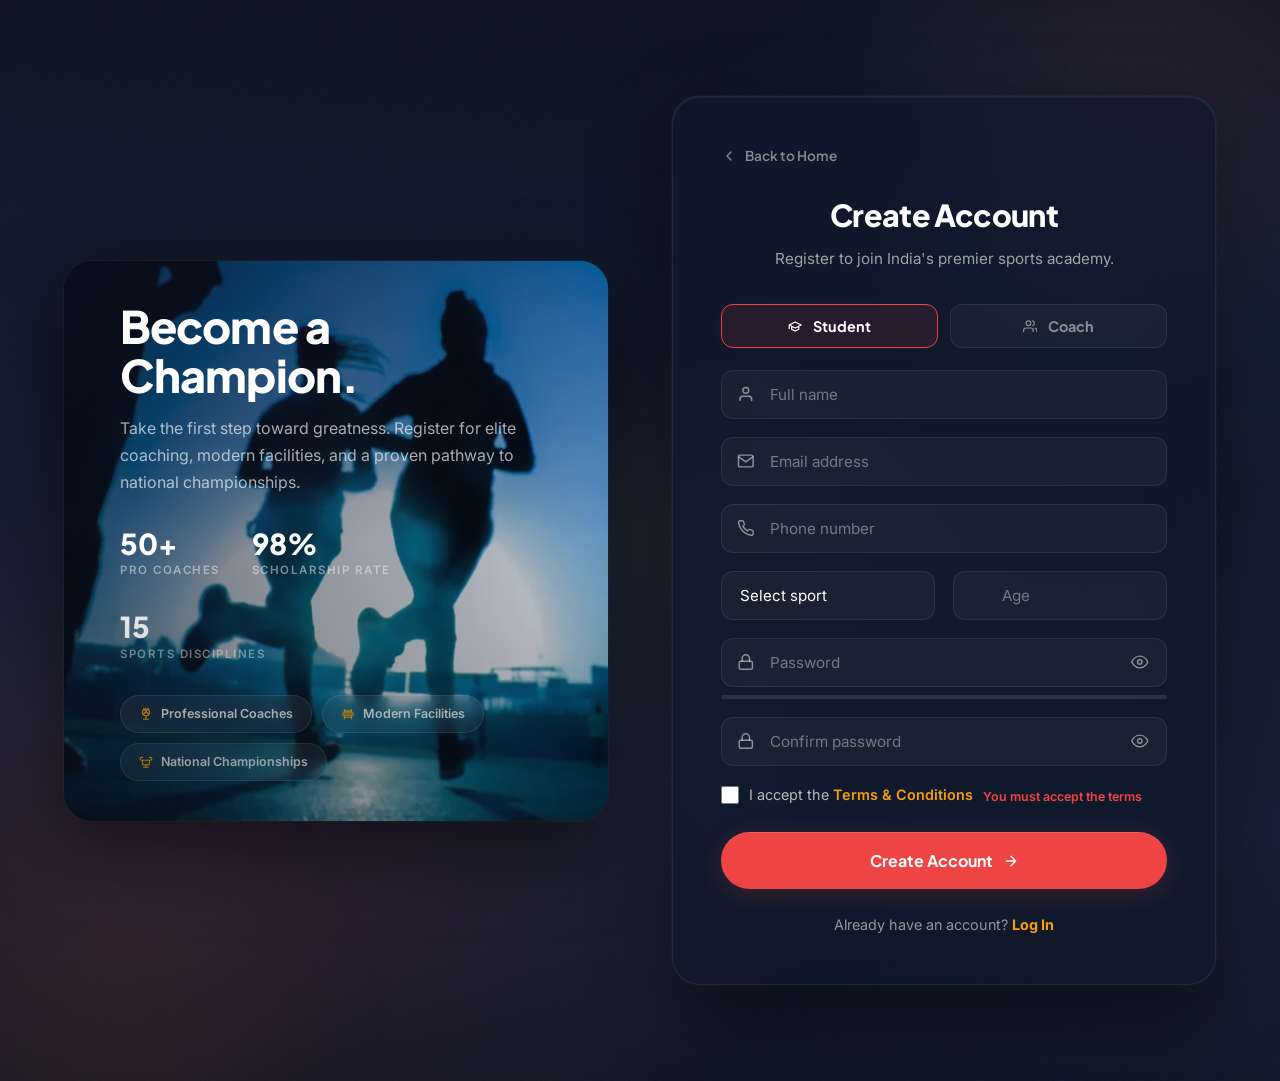
<file: signup.html>
<!DOCTYPE html>
<html lang="en">
<head>
  <meta charset="UTF-8">
  <meta name="viewport" content="width=device-width, initial-scale=1.0">
  <meta name="description" content="Sign up for SportAcadem — Register for elite training programs and start your champion journey.">
  <meta name="theme-color" content="#0F172A">
  <title>Sign Up — SportAcadem</title>
  <link rel="preconnect" href="https://fonts.googleapis.com">
  <link rel="preconnect" href="https://fonts.gstatic.com" crossorigin>
  <link href="https://fonts.googleapis.com/css2?family=Inter:wght@400;500;600;700&family=Plus+Jakarta+Sans:wght@400;500;600;700;800;900&display=swap" rel="stylesheet">
  <link rel="stylesheet" href="css/style.css">
  <style>
    /* ===== PREMIUM AUTH BACKGROUND ===== */
    .auth-section {
      position: relative;
      min-height: 100vh;
      display: flex;
      align-items: center;
      background: #0B1121;
      overflow: hidden;
    }
    .auth-section::before {
      content: '';
      position: absolute;
      inset: 0;
      background:
        radial-gradient(ellipse 80% 60% at 15% 80%, rgba(239, 68, 68, 0.12) 0%, transparent 60%),
        radial-gradient(ellipse 60% 50% at 85% 20%, rgba(6, 182, 212, 0.08) 0%, transparent 55%),
        radial-gradient(ellipse 50% 40% at 50% 50%, rgba(245, 158, 11, 0.05) 0%, transparent 50%),
        linear-gradient(185deg, #0B1121 0%, #0F172A 40%, #131C31 70%, #0B1121 100%);
      pointer-events: none;
      z-index: 0;
    }
    .auth-section::after {
      content: '';
      position: absolute;
      inset: 0;
      background-image: url("data:image/svg+xml,%3Csvg viewBox='0 0 256 256' xmlns='http://www.w3.org/2000/svg'%3E%3Cfilter id='n'%3E%3CfeTurbulence type='fractalNoise' baseFrequency='0.85' numOctaves='4' stitchTiles='stitch'/%3E%3C/filter%3E%3Crect width='100%25' height='100%25' filter='url(%23n)' opacity='0.04'/%3E%3C/svg%3E");
      background-repeat: repeat;
      background-size: 256px 256px;
      pointer-events: none;
      z-index: 0;
    }
    .auth-section .container { position: relative; z-index: 1; }
    .auth-section .auth-layout { position: relative; z-index: 1; }

    /* ===== DECORATIVE GLOW ORBS ===== */
    .auth-section .glow-orb {
      position: absolute;
      border-radius: 50%;
      filter: blur(80px);
      pointer-events: none;
      z-index: 0;
    }
    .auth-section .glow-orb--1 {
      width: 400px; height: 400px;
      background: rgba(239, 68, 68, 0.08);
      top: -120px; right: -80px;
      animation: orbFloat 14s ease-in-out infinite;
    }
    .auth-section .glow-orb--2 {
      width: 320px; height: 320px;
      background: rgba(245, 158, 11, 0.06);
      bottom: -100px; left: -60px;
      animation: orbFloat 18s ease-in-out infinite reverse;
    }
    .auth-section .glow-orb--3 {
      width: 240px; height: 240px;
      background: rgba(6, 182, 212, 0.05);
      top: 40%; left: 30%;
      animation: orbFloat 12s ease-in-out infinite alternate;
    }
    @keyframes orbFloat {
      0%, 100% { transform: translate(0, 0) scale(1); }
      33% { transform: translate(30px, -40px) scale(1.08); }
      66% { transform: translate(-20px, 20px) scale(0.95); }
    }

    /* ===== AUTH VISUAL ENHANCEMENT ===== */
    .auth-visual {
      box-shadow:
        0 30px 80px rgba(0, 0, 0, 0.5),
        0 0 0 1px rgba(255, 255, 255, 0.04);
    }
    .auth-visual-overlay {
      background: linear-gradient(135deg, rgba(11, 17, 33, 0.85) 0%, rgba(15, 23, 42, 0.45) 45%, transparent 100%);
    }
    .auth-visual-overlay::after {
      content: '';
      position: absolute;
      inset: 0;
      background: linear-gradient(0deg, rgba(11, 17, 33, 0.4) 0%, transparent 50%);
      pointer-events: none;
    }
    .auth-visual-overlay__slogan { position: relative; z-index: 1; }
    .auth-visual-overlay__badge {
      background: rgba(255, 255, 255, 0.07);
      border-color: rgba(255, 255, 255, 0.12);
      backdrop-filter: blur(8px);
      -webkit-backdrop-filter: blur(8px);
    }
    .auth-visual-overlay__badge:hover {
      background: rgba(239, 68, 68, 0.12);
      border-color: rgba(239, 68, 68, 0.25);
      transform: translateY(-1px);
    }

    /* ===== AUTH CARD ENHANCEMENT ===== */
    .auth-card {
      background: rgba(15, 23, 42, 0.7);
      backdrop-filter: blur(32px);
      -webkit-backdrop-filter: blur(32px);
      border: 1px solid rgba(255, 255, 255, 0.08);
      box-shadow:
        0 24px 80px rgba(0, 0, 0, 0.4),
        0 0 0 1px rgba(255, 255, 255, 0.03),
        inset 0 1px 0 rgba(255, 255, 255, 0.05);
    }

    /* ===== INPUT ENHANCEMENT ===== */
    .auth-input {
      background: rgba(255, 255, 255, 0.04);
      border-color: rgba(255, 255, 255, 0.08);
    }
    .auth-input:focus {
      background: rgba(255, 255, 255, 0.07);
      border-color: var(--secondary);
      box-shadow:
        0 0 0 3px rgba(239, 68, 68, 0.08),
        0 4px 20px rgba(239, 68, 68, 0.06);
    }
    .auth-input:hover:not(:focus):not(.error) {
      border-color: rgba(255, 255, 255, 0.18);
      background: rgba(255, 255, 255, 0.06);
    }

    /* ===== BUTTON ENHANCEMENT ===== */
    .auth-form .btn--primary {
      box-shadow:
        0 4px 24px rgba(239, 68, 68, 0.2),
        inset 0 1px 0 rgba(255, 255, 255, 0.1);
    }
    .auth-form .btn--primary:hover {
      box-shadow:
        0 8px 32px rgba(239, 68, 68, 0.3),
        inset 0 1px 0 rgba(255, 255, 255, 0.1);
      transform: translateY(-1px);
    }
    .auth-form .btn--primary:active { transform: translateY(0); }
    .auth-form .auth-social {
      border-color: rgba(255, 255, 255, 0.1);
    }
    .auth-form .auth-social:hover {
      background: rgba(255, 255, 255, 0.06);
      border-color: rgba(255, 255, 255, 0.2);
    }

    /* ===== ROLE SELECTOR ENHANCEMENT ===== */
    .auth-role-btn { border-color: rgba(255, 255, 255, 0.08) !important; }
    .auth-role-btn.active {
      border-color: var(--secondary) !important;
      background: rgba(239, 68, 68, 0.1) !important;
      box-shadow: 0 0 20px rgba(239, 68, 68, 0.06);
    }

    /* ===== RESPONSIVE TWEAKS ===== */
    @media (max-width: 768px) {
      .auth-section { min-height: auto; padding: 80px 0 60px; }
      .auth-section::before { background: radial-gradient(ellipse 100% 40% at 50% 100%, rgba(239, 68, 68, 0.1) 0%, transparent 60%), linear-gradient(185deg, #0B1121 0%, #0F172A 50%, #0B1121 100%); }
    }
    @media (max-width: 480px) {
      .auth-section { padding: 60px 0 40px; }
    }
  </style>
</head>
<body>

  <svg class="svg-sprite" aria-hidden="true" focusable="false" xmlns="http://www.w3.org/2000/svg">
    <defs>
      <symbol id="icon-arrow-right" viewBox="0 0 24 24"><path fill="none" stroke="currentColor" stroke-width="2" stroke-linecap="round" stroke-linejoin="round" d="M5 12h14M12 5l7 7-7 7"/></symbol>
      <symbol id="icon-chevron" viewBox="0 0 24 24"><path fill="none" stroke="currentColor" stroke-width="2" stroke-linecap="round" stroke-linejoin="round" d="M15 18l-6-6 6-6"/></symbol>
      <symbol id="icon-trophy" viewBox="0 0 24 24"><path fill="none" stroke="currentColor" stroke-width="2" stroke-linecap="round" stroke-linejoin="round" d="M6 9H4.5a2.5 2.5 0 0 1 0-5H6m12 5h1.5a2.5 2.5 0 0 0 0-5H18M6 9v6a2 2 0 0 0 2 2h8a2 2 0 0 0 2-2V9M6 9h12m-6 9v3m-4 0h8"/></symbol>
      <symbol id="icon-medal" viewBox="0 0 24 24"><path fill="none" stroke="currentColor" stroke-width="2" stroke-linecap="round" stroke-linejoin="round" d="M12 15a6 6 0 1 0 0-12 6 6 0 0 0 0 12zm0 0v6m-4 0h8M8 3l8 9m0-9L8 12"/></symbol>
      <symbol id="icon-users" viewBox="0 0 24 24"><path fill="none" stroke="currentColor" stroke-width="2" stroke-linecap="round" stroke-linejoin="round" d="M17 21v-2a4 4 0 0 0-4-4H5a4 4 0 0 0-4 4v2m8-10a4 4 0 1 0 0-8 4 4 0 0 0 0 8zm14 10v-2a4 4 0 0 0-3-3.87M16 3.13a4 4 0 0 1 0 7.75"/></symbol>
      <symbol id="icon-check" viewBox="0 0 24 24"><path fill="none" stroke="currentColor" stroke-width="3" stroke-linecap="round" stroke-linejoin="round" d="M20 6L9 17l-5-5"/></symbol>
      <symbol id="icon-star" viewBox="0 0 24 24"><path fill="currentColor" d="M12 2l3.09 6.26L22 9.27l-5 4.87 1.18 6.88L12 17.77l-6.18 3.25L7 14.14 2 9.27l6.91-1.01L12 2z"/></symbol>
      <symbol id="icon-zap" viewBox="0 0 24 24"><polygon points="13 2 3 14 12 14 11 22 21 10 12 10 13 2" fill="currentColor"/></symbol>
      <symbol id="icon-target" viewBox="0 0 24 24"><circle cx="12" cy="12" r="10" fill="none" stroke="currentColor" stroke-width="2"/><circle cx="12" cy="12" r="6" fill="none" stroke="currentColor" stroke-width="2"/><circle cx="12" cy="12" r="2" fill="currentColor"/></symbol>
      <symbol id="icon-graduation" viewBox="0 0 24 24"><path fill="none" stroke="currentColor" stroke-width="2" stroke-linecap="round" stroke-linejoin="round" d="M22 10l-10-5-10 5 10 5 10-5zM6 12v5l6 3 6-3v-5M2 10v6"/></symbol>
      <symbol id="icon-dumbbell" viewBox="0 0 24 24"><path fill="none" stroke="currentColor" stroke-width="2" stroke-linecap="round" stroke-linejoin="round" d="M6.5 6.5h11M6.5 17.5h11M6 20v-5M18 20v-5M6 9V4M18 9V4M3 9h18M3 15h18M2 12h20"/></symbol>
      <symbol id="icon-location" viewBox="0 0 24 24"><path fill="none" stroke="currentColor" stroke-width="2" stroke-linecap="round" stroke-linejoin="round" d="M21 10c0 7-9 13-9 13s-9-6-9-13a9 9 0 0 1 18 0z"/><circle cx="12" cy="10" r="3" fill="none" stroke="currentColor" stroke-width="2"/></symbol>
      <symbol id="icon-phone" viewBox="0 0 24 24"><path fill="none" stroke="currentColor" stroke-width="2" stroke-linecap="round" stroke-linejoin="round" d="M22 16.92v3a2 2 0 0 1-2.18 2 19.79 19.79 0 0 1-8.63-3.07 19.5 19.5 0 0 1-6-6 19.79 19.79 0 0 1-3.07-8.67A2 2 0 0 1 4.11 2h3a2 2 0 0 1 2 1.72 12.56 12.56 0 0 0 .7 2.81 2 2 0 0 1-.45 2.11L8.09 9.91a16 16 0 0 0 6 6l1.27-1.27a2 2 0 0 1 2.11-.45 12.56 12.56 0 0 0 2.81.7A2 2 0 0 1 22 16.92z"/></symbol>
      <symbol id="icon-mail" viewBox="0 0 24 24"><path fill="none" stroke="currentColor" stroke-width="2" stroke-linecap="round" stroke-linejoin="round" d="M4 4h16c1.1 0 2 .9 2 2v12c0 1.1-.9 2-2 2H4c-1.1 0-2-.9-2-2V6c0-1.1.9-2 2-2z"/><polyline points="22,6 12,13 2,6" fill="none" stroke="currentColor" stroke-width="2"/></symbol>
      <symbol id="icon-clock" viewBox="0 0 24 24"><circle cx="12" cy="12" r="10" fill="none" stroke="currentColor" stroke-width="2"/><polyline points="12 6 12 12 16 14" fill="none" stroke="currentColor" stroke-width="2" stroke-linecap="round" stroke-linejoin="round"/></symbol>
      <symbol id="icon-facebook" viewBox="0 0 24 24"><path fill="currentColor" d="M18 2h-3a5 5 0 0 0-5 5v3H7v4h3v8h4v-8h3l1-4h-4V7a1 1 0 0 1 1-1h3z"/></symbol>
      <symbol id="icon-linkedin" viewBox="0 0 24 24"><path fill="currentColor" d="M19 3a2 2 0 0 1 2 2v14a2 2 0 0 1-2 2H5a2 2 0 0 1-2-2V5a2 2 0 0 1 2-2h14m-.5 15.5v-5.4c0-1.5-.5-2.5-2-2.5-1 0-1.6.6-1.9 1.1v-1H12v8.3h2.1v-4.9c0-.9.4-1.5 1.2-1.5s1.1.6 1.1 1.5v4.9h2.1M6.5 9H9v8.5H6.5V9m1.2-4a1.3 1.3 0 1 1 0 2.6 1.3 1.3 0 0 1 0-2.6z"/></symbol>
      <symbol id="icon-instagram" viewBox="0 0 24 24"><rect x="2" y="2" width="20" height="20" rx="5" ry="5" fill="none" stroke="currentColor" stroke-width="2"/><path fill="none" stroke="currentColor" stroke-width="2" d="M16 11.37A4 4 0 1 1 12.63 8 4 4 0 0 1 16 11.37z"/><line x1="17.5" y1="6.5" x2="17.51" y2="6.5" stroke="currentColor" stroke-width="2" stroke-linecap="round"/></symbol>
      <symbol id="icon-twitter" viewBox="0 0 24 24"><path fill="currentColor" d="M18.244 2.25h3.308l-7.227 8.26 8.502 11.24H16.17l-5.214-6.817L4.99 21.75H1.68l7.73-8.835L1.254 2.25H8.08l4.713 6.231zm-1.161 17.52h1.833L7.084 4.126H5.117z"/></symbol>
      <symbol id="icon-youtube" viewBox="0 0 24 24"><path fill="currentColor" d="M22.54 6.42a2.78 2.78 0 0 0-1.94-2C18.88 4 12 4 12 4s-6.88 0-8.6.46a2.78 2.78 0 0 0-1.94 2A29 29 0 0 0 1 11.75a29 29 0 0 0 .46 5.33A2.78 2.78 0 0 0 3.4 19c1.72.46 8.6.46 8.6.46s6.88 0 8.6-.46a2.78 2.78 0 0 0 1.94-2 29 29 0 0 0 .46-5.25 29 29 0 0 0-.46-5.33z"/><polygon fill="#fff" points="9.75 15.02 15.5 11.75 9.75 8.48 9.75 15.02"/></symbol>
      <symbol id="icon-menu" viewBox="0 0 24 24"><path fill="none" stroke="currentColor" stroke-width="2" stroke-linecap="round" stroke-linejoin="round" d="M3 12h18M3 6h18M3 18h18"/></symbol>
      <symbol id="icon-close" viewBox="0 0 24 24"><path fill="none" stroke="currentColor" stroke-width="2" stroke-linecap="round" stroke-linejoin="round" d="M18 6L6 18M6 6l12 12"/></symbol>
      <symbol id="icon-login" viewBox="0 0 24 24"><path fill="none" stroke="currentColor" stroke-width="2" stroke-linecap="round" stroke-linejoin="round" d="M15 3h4a2 2 0 0 1 2 2v14a2 2 0 0 1-2 2h-4M10 17l5-5-5-5M13.8 12H3"/></symbol>
      <symbol id="icon-user" viewBox="0 0 24 24"><path fill="none" stroke="currentColor" stroke-width="2" stroke-linecap="round" stroke-linejoin="round" d="M20 21v-2a4 4 0 0 0-4-4H8a4 4 0 0 0-4 4v2"/><circle cx="12" cy="7" r="4" fill="none" stroke="currentColor" stroke-width="2"/></symbol>
      <symbol id="icon-eye" viewBox="0 0 24 24"><path fill="none" stroke="currentColor" stroke-width="2" stroke-linecap="round" stroke-linejoin="round" d="M1 12s4-8 11-8 11 8 11 8-4 8-11 8-11-8-11-8z"/><circle cx="12" cy="12" r="3" fill="none" stroke="currentColor" stroke-width="2"/></symbol>
      <symbol id="icon-eye-off" viewBox="0 0 24 24"><path fill="none" stroke="currentColor" stroke-width="2" stroke-linecap="round" stroke-linejoin="round" d="M17.94 17.94A10.07 10.07 0 0 1 12 20c-7 0-11-8-11-8a18.45 18.45 0 0 1 5.06-5.94M9.9 4.24A9.12 9.12 0 0 1 12 4c7 0 11 8 11 8a18.5 18.5 0 0 1-2.16 3.19m-6.72-1.07a3 3 0 1 1-4.24-4.24M1 1l22 22"/></symbol>
      <symbol id="icon-lock" viewBox="0 0 24 24"><rect x="3" y="11" width="18" height="11" rx="2" ry="2" fill="none" stroke="currentColor" stroke-width="2"/><path fill="none" stroke="currentColor" stroke-width="2" stroke-linecap="round" stroke-linejoin="round" d="M7 11V7a5 5 0 0 1 10 0v4"/></symbol>
      <symbol id="icon-globe" viewBox="0 0 24 24"><circle cx="12" cy="12" r="10" fill="none" stroke="currentColor" stroke-width="2"/><path fill="none" stroke="currentColor" stroke-width="2" d="M2 12h20"/><path fill="none" stroke="currentColor" stroke-width="2" d="M12 2a15.3 15.3 0 0 1 4 10 15.3 15.3 0 0 1-4 10 15.3 15.3 0 0 1-4-10 15.3 15.3 0 0 1 4-10z"/></symbol>
    </defs>
  </svg>

  <a href="#main-content" class="skip-link">Skip to main content</a>

  <div class="preloader" id="preloader" role="status" aria-label="Loading">
    <div class="preloader__bg" aria-hidden="true"></div>
    <div class="preloader__content">
      <div class="preloader__ring" aria-hidden="true">
        <div class="preloader__ring-circle"></div>
      </div>
      <img src="assets/logo-stackly.webp" alt="SportAcadem" class="preloader__logo" width="160" height="107">
      <div class="preloader__track" aria-hidden="true">
        <div class="preloader__bar"></div>
      </div>
      <p class="preloader__text">Building Future Champions...</p>
    </div>
  </div>

  <main id="main-content">
    <section class="section auth-section" aria-labelledby="signup-title">
      <div class="glow-orb glow-orb--1" aria-hidden="true"></div>
      <div class="glow-orb glow-orb--2" aria-hidden="true"></div>
      <div class="glow-orb glow-orb--3" aria-hidden="true"></div>
      <div class="container">
        <div class="auth-layout">
          <div class="auth-visual" data-reveal="reveal-left">
            <img src="assets/about-hero.webp" alt="Athletes training" loading="eager" decoding="async" width="1600" height="580">
            <div class="auth-visual-overlay">
              <p class="auth-visual-overlay__slogan">Become a<br>Champion.</p>
              <p class="auth-visual-overlay__desc">Take the first step toward greatness. Register for elite coaching, modern facilities, and a proven pathway to national championships.</p>
              <div class="auth-visual-overlay__stats">
                <div class="auth-visual-overlay__stat">
                  <span class="auth-visual-overlay__stat-num">50+</span>
                  <span class="auth-visual-overlay__stat-label">Pro Coaches</span>
                </div>
                <div class="auth-visual-overlay__stat">
                  <span class="auth-visual-overlay__stat-num">98%</span>
                  <span class="auth-visual-overlay__stat-label">Scholarship Rate</span>
                </div>
                <div class="auth-visual-overlay__stat">
                  <span class="auth-visual-overlay__stat-num">15</span>
                  <span class="auth-visual-overlay__stat-label">Sports Disciplines</span>
                </div>
              </div>
              <div class="auth-visual-overlay__badges">
                <span class="auth-visual-overlay__badge"><svg class="icon" aria-hidden="true"><use href="#icon-medal"/></svg>Professional Coaches</span>
                <span class="auth-visual-overlay__badge"><svg class="icon" aria-hidden="true"><use href="#icon-dumbbell"/></svg>Modern Facilities</span>
                <span class="auth-visual-overlay__badge"><svg class="icon" aria-hidden="true"><use href="#icon-trophy"/></svg>National Championships</span>
              </div>

            </div>
          </div>
          <div class="auth-card" data-reveal="reveal-right">
            <a href="index.html" class="auth-back">
              <svg class="icon" aria-hidden="true"><use href="#icon-chevron"/></svg>
              Back to Home
            </a>
            <div class="auth-card__header">
              <h2 id="signup-title">Create Account</h2>
              <p>Register to join India's premier sports academy.</p>
            </div>
            <form class="auth-form" id="signupForm" novalidate>
              <div class="auth-role-selector" role="radiogroup" aria-label="Select your role">
                <button type="button" class="auth-role-btn active" data-role="student" role="radio" aria-checked="true">
                  <svg class="icon" aria-hidden="true"><use href="#icon-graduation"/></svg>
                  Student
                </button>
                <button type="button" class="auth-role-btn" data-role="coach" role="radio" aria-checked="false">
                  <svg class="icon" aria-hidden="true"><use href="#icon-users"/></svg>
                  Coach
                </button>
              </div>
              <input type="hidden" name="role" id="signupRole" value="student">
              <div class="auth-input-wrap">
                <svg class="icon auth-input__icon" aria-hidden="true"><use href="#icon-user"/></svg>
                <input type="text" id="signupName" name="name" class="auth-input" placeholder="Full name" aria-label="Full name">
                <span class="form-error">Name required (letters and spaces, min 3 chars)</span>
              </div>
              <div class="auth-input-wrap">
                <svg class="icon auth-input__icon" aria-hidden="true"><use href="#icon-mail"/></svg>
                <input type="email" id="signupEmail" name="email" class="auth-input" placeholder="Email address" aria-label="Email address">
                <span class="form-error">Valid email is required</span>
              </div>
              <div class="auth-input-wrap">
                <svg class="icon auth-input__icon" aria-hidden="true"><use href="#icon-phone"/></svg>
                <input type="tel" id="signupPhone" name="phone" class="auth-input" placeholder="Phone number" aria-label="Phone number">
                <span class="form-error">Valid phone number required (digits only)</span>
              </div>
              <div class="form__row">
                <div class="auth-input-wrap">
                  <select id="signupSport" name="sport" class="auth-input auth-input--select" required aria-label="Sport selection">
                    <option value="" selected disabled>Select sport</option>
                    <option value="football">Football</option>
                    <option value="basketball">Basketball</option>
                    <option value="cricket">Cricket</option>
                    <option value="athletics">Athletics</option>
                    <option value="swimming">Swimming</option>
                    <option value="volleyball">Volleyball</option>
                    <option value="other">Other</option>
                  </select>
                </div>
                <div class="auth-input-wrap">
                  <input type="number" id="signupAge" name="age" class="auth-input" placeholder="Age" min="6" max="60" required aria-label="Age">
                </div>
              </div>
              <div class="auth-input-wrap">
                <svg class="icon auth-input__icon" aria-hidden="true"><use href="#icon-lock"/></svg>
                <input type="password" id="signupPassword" name="password" class="auth-input auth-input--password" placeholder="Password" aria-label="Password">
                <button type="button" class="password-toggle" data-target="signupPassword" aria-label="Show password" aria-pressed="false">
                  <svg class="icon" aria-hidden="true"><use href="#icon-eye"/></svg>
                </button>
                <span class="form-error">Min 8 chars: uppercase, lowercase, number, special</span>
              </div>
              <div class="password-strength" aria-hidden="true">
                <div class="password-strength__bar" id="passwordStrength"></div>
              </div>
              <div class="auth-input-wrap">
                <svg class="icon auth-input__icon" aria-hidden="true"><use href="#icon-lock"/></svg>
                <input type="password" id="signupConfirmPassword" name="confirmPassword" class="auth-input auth-input--password" placeholder="Confirm password" aria-label="Confirm password">
                <button type="button" class="password-toggle" data-target="signupConfirmPassword" aria-label="Show confirm password" aria-pressed="false">
                  <svg class="icon" aria-hidden="true"><use href="#icon-eye"/></svg>
                </button>
                <span class="form-error">Passwords must match</span>
              </div>
              <label class="auth-checkbox">
                <input type="checkbox" name="terms" id="signupTerms">
                <span>I accept the <a href="#" class="terms-link">Terms & Conditions</a></span>
                <span class="form-error" style="display:block;margin-top:4px">You must accept the terms</span>
              </label>
              <button type="submit" class="btn btn--primary btn--lg">
                Create Account
                <svg class="icon" aria-hidden="true"><use href="#icon-arrow-right"/></svg>
              </button>
            </form>
            <div class="auth-footer">
              <p>Already have an account? <a href="login.html">Log In</a></p>
            </div>
          </div>
        </div>
      </div>
    </section>
  </main>

  <!-- ===== TOAST CONTAINER ===== -->
  <div class="toast-container" id="toastContainer" aria-live="polite"></div>

  <button class="back-to-top" id="backToTop" aria-label="Back to top">
    <svg class="icon" aria-hidden="true"><use href="#icon-arrow-right"/></svg>
  </button>

  <div class="scroll-progress" id="scrollProgress" aria-hidden="true"></div>

  <script>(function(){var p=document.getElementById('preloader');if(p){setTimeout(function(){p.classList.add('hidden');setTimeout(function(){p.style.display='none'},700)},600)};document.querySelectorAll('[data-reveal]').forEach(function(e){e.classList.add('revealed')})})();</script>
  <script src="js/auth.js"></script>
  <script>
  (function() {
    function showToast(message, type) {
      type = type || 'success';
      var container = document.getElementById('toastContainer');
      if (!container) {
        container = document.createElement('div');
        container.className = 'toast-container';
        container.id = 'toastContainer';
        container.setAttribute('aria-live', 'polite');
        document.body.appendChild(container);
      }
      var toast = document.createElement('div');
      toast.className = 'toast toast--' + type;
      var iconSvg = type === 'success' ? '<svg class="icon" aria-hidden="true"><use href="#icon-check"/></svg>' : '<svg class="icon" aria-hidden="true"><use href="#icon-close"/></svg>';
      toast.innerHTML = iconSvg + '<span>' + message + '</span>';
      container.appendChild(toast);
      requestAnimationFrame(function() {
        toast.classList.add('show');
      });
      setTimeout(function() {
        toast.classList.remove('show');
        setTimeout(function() {
          if (toast.parentNode) toast.parentNode.removeChild(toast);
        }, 400);
      }, 3000);
    }

    document.querySelectorAll('.password-toggle').forEach(function(btn) {
      btn.addEventListener('click', function() {
        var input = document.getElementById(btn.dataset.target);
        if (!input) return;
        var show = input.type === 'password';
        input.type = show ? 'text' : 'password';
        btn.setAttribute('aria-pressed', show ? 'true' : 'false');
        btn.setAttribute('aria-label', show ? 'Hide password' : 'Show password');
        btn.querySelector('use').setAttribute('href', show ? '#icon-eye-off' : '#icon-eye');
      });
    });

    var roleBtns = document.querySelectorAll('.auth-role-btn');
    var roleInput = document.getElementById('signupRole');
    roleBtns.forEach(function(btn) {
      btn.addEventListener('click', function() {
        roleBtns.forEach(function(b) {
          b.classList.remove('active');
          b.setAttribute('aria-checked', 'false');
        });
        btn.classList.add('active');
        btn.setAttribute('aria-checked', 'true');
        roleInput.value = btn.dataset.role;
      });
    });

    function isValidEmail(email) {
      return /^[^\s@]+@[^\s@]+\.[^\s@]+$/.test(email);
    }

    function hasUppercase(s) { return /[A-Z]/.test(s); }
    function hasLowercase(s) { return /[a-z]/.test(s); }
    function hasNumber(s) { return /[0-9]/.test(s); }
    function hasSpecial(s) { return /[^A-Za-z0-9]/.test(s); }

    function updateStrength(password, bar) {
      var score = 0;
      if (password.length >= 8) score++;
      if (/[A-Z]/.test(password)) score++;
      if (/[0-9]/.test(password)) score++;
      if (/[^A-Za-z0-9]/.test(password)) score++;
      var widths = ['0%', '25%', '50%', '75%', '100%'];
      var colors = ['transparent', '#EF4444', '#F59E0B', '#06B6D4', '#10B981'];
      bar.style.width = widths[score];
      bar.style.background = colors[score];
    }

    var strengthInput = document.getElementById('signupPassword');
    var strengthBar = document.getElementById('passwordStrength');
    if (strengthInput && strengthBar) {
      strengthInput.addEventListener('input', function() {
        updateStrength(strengthInput.value, strengthBar);
      });
    }

    function validateSignup() {
      var valid = true;
      var name = document.getElementById('signupName');
      var email = document.getElementById('signupEmail');
      var phone = document.getElementById('signupPhone');
      var sport = document.getElementById('signupSport');
      var age = document.getElementById('signupAge');
      var password = document.getElementById('signupPassword');
      var confirm = document.getElementById('signupConfirmPassword');
      var terms = document.getElementById('signupTerms');

      var inputs = [name, email, phone, sport, age, password, confirm];
      inputs.forEach(function(el) { if (el) el.classList.remove('error'); });
      if (terms) terms.classList.remove('error');

      if (!name || !name.value.trim() || !/^[A-Za-z\s]{3,}$/.test(name.value.trim())) {
        if (name) name.classList.add('error');
        valid = false;
      }
      if (!email || !email.value.trim() || !isValidEmail(email.value.trim())) {
        if (email) email.classList.add('error');
        valid = false;
      }
      if (!phone || !phone.value.trim() || !/^\d{6,15}$/.test(phone.value.replace(/[\s\-\(\)]/g, ''))) {
        if (phone) phone.classList.add('error');
        valid = false;
      }
      if (!sport || !sport.value) {
        if (sport) sport.classList.add('error');
        valid = false;
      }
      if (!age || !age.value || isNaN(age.value) || age.value < 6 || age.value > 60) {
        if (age) age.classList.add('error');
        valid = false;
      }
      if (!password || !password.value || password.value.length < 8 || !hasUppercase(password.value) || !hasLowercase(password.value) || !hasNumber(password.value) || !hasSpecial(password.value)) {
        if (password) password.classList.add('error');
        valid = false;
      }
      if (!confirm || confirm.value !== password.value) {
        if (confirm) confirm.classList.add('error');
        valid = false;
      }
      if (!terms || !terms.checked) {
        if (terms) terms.classList.add('error');
        valid = false;
      }
      return valid;
    }

    var signupForm = document.getElementById('signupForm');
    if (signupForm) {
      signupForm.querySelectorAll('.auth-input, #signupTerms').forEach(function(el) {
        el.addEventListener('input', function() { this.classList.remove('error'); });
        el.addEventListener('change', function() { this.classList.remove('error'); });
      });
      signupForm.addEventListener('submit', function(e) {
        e.preventDefault();
        if (!validateSignup()) return;
        var role = document.getElementById('signupRole').value;
        var name = document.getElementById('signupName').value.trim();
        var email = document.getElementById('signupEmail').value.trim();
        var phone = document.getElementById('signupPhone').value.trim();
        var sport = document.getElementById('signupSport').value;
        var btn = signupForm.querySelector('button[type="submit"]');
        var original = btn.innerHTML;
        btn.innerHTML = '<span>Creating account...</span>';
        btn.disabled = true;
        var userData = {
          id: Date.now().toString(36) + Math.random().toString(36).substr(2, 5),
          name: name,
          email: email,
          phone: phone,
          role: role,
          sport: sport,
          membership: role === 'coach' ? 'Head Coach' : 'Premium Athlete',
          profileImage: '',
          loginTime: new Date().toISOString()
        };
        Auth.saveCurrentUser(userData);
        setTimeout(function() {
          showToast('Welcome to SportAcadem! Your account has been created.', 'success');
          btn.innerHTML = original;
          btn.disabled = false;
          signupForm.reset();
          if (strengthBar) {
            strengthBar.style.width = '0';
            strengthBar.style.background = 'transparent';
          }
          var target = role === 'coach' ? 'coach-dashboard.html' : 'student-dashboard.html';
          setTimeout(function() { window.location.href = target; }, 800);
        }, 1500);
      });
    }
  })();
  </script>
  <script src="js/redirect.js"></script>
</body>
</html>
</file>
<file: css/style.css>
/* ==========================================================================
   SPORTACADEM — Premium Sports Academy Website
   ========================================================================== */

/* ===== CSS VARIABLES ===== */
:root {
  /* Premium Color System */
  --primary: #0F172A;
  --secondary: #EF4444;
  --accent: #F59E0B;
  --highlight: #06B6D4;
  --bg: #F8FAFC;
  --text: #111827;
  --text-light: #64748B;
  --white: #FFFFFF;
  --hover-gradient: linear-gradient(135deg, #EF4444 0%, #F59E0B 100%);

  /* Functional colors */
  --glass-bg: rgba(255, 255, 255, 0.08);
  --glass-border: rgba(255, 255, 255, 0.14);
  --glass-bg-dark: rgba(15, 23, 42, 0.75);
  --shadow-sm: 0 4px 12px rgba(15, 23, 42, 0.06);
  --shadow: 0 8px 30px rgba(15, 23, 42, 0.08);
  --shadow-lg: 0 20px 60px rgba(15, 23, 42, 0.12);
  --shadow-glow: 0 0 40px rgba(239, 68, 68, 0.15);

  /* Radius */
  --radius-sm: 12px;
  --radius: 20px;
  --radius-lg: 28px;
  --radius-full: 999px;

  /* Typography */
  --font-heading: 'Plus Jakarta Sans', sans-serif;
  --font-body: 'Inter', sans-serif;

  /* Layout */
  --header-h: 84px;
  --header-h-scrolled: 76px;
  --container: 1320px;
  --section-p: 96px;

  /* Transitions */
  --transition-fast: 0.2s cubic-bezier(0.25, 0.46, 0.45, 0.94);
  --transition: 0.35s cubic-bezier(0.25, 0.46, 0.45, 0.94);
  --transition-slow: 0.6s cubic-bezier(0.16, 1, 0.3, 1);
}

/* ===== RESET & BASE ===== */
*, *::before, *::after {
  margin: 0;
  padding: 0;
  box-sizing: border-box;
}

html {
  scroll-behavior: smooth;
  font-size: 16px;
  -webkit-font-smoothing: antialiased;
  -moz-osx-font-smoothing: grayscale;
  overflow-x: hidden;
}

body {
  font-family: var(--font-body);
  background: var(--bg);
  color: var(--text);
  line-height: 1.6;
  overflow-x: hidden;
}

a {
  text-decoration: none;
  color: inherit;
}

ul, ol {
  list-style: none;
}

img {
  max-width: 100%;
  height: auto;
  display: block;
}

button {
  cursor: pointer;
  font-family: inherit;
  border: none;
  background: none;
}

input, textarea, select {
  font-family: inherit;
  outline: none;
}

svg {
  display: block;
}

/* ===== SVG SPRITE ===== */
.svg-sprite {
  position: absolute;
  width: 0;
  height: 0;
  overflow: hidden;
}

.icon {
  width: 1em;
  height: 1em;
  flex-shrink: 0;
}

/* ===== CONTAINER & SECTIONS ===== */
.container {
  width: 100%;
  max-width: var(--container);
  margin: 0 auto;
  padding: 0 24px;
}

.section {
  padding: var(--section-p) 0;
  position: relative;
}

.section__header {
  text-align: center;
  max-width: 720px;
  margin: 0 auto 48px;
}

.section__tag {
  display: inline-flex;
  align-items: center;
  gap: 10px;
  font-size: 0.75rem;
  font-weight: 800;
  letter-spacing: 2.5px;
  text-transform: uppercase;
  color: var(--secondary);
  background: rgba(239, 68, 68, 0.08);
  padding: 8px 22px;
  border-radius: var(--radius-full);
  margin-bottom: 18px;
  border: 1px solid rgba(239, 68, 68, 0.12);
}

.section__title {
  font-family: var(--font-heading);
  font-size: clamp(2rem, 4.5vw, 3.2rem);
  font-weight: 900;
  line-height: 1.1;
  margin-bottom: 16px;
  color: var(--primary);
  letter-spacing: -0.02em;
}

.section__desc {
  color: var(--text-light);
  font-size: 1.1rem;
  line-height: 1.75;
}

.text-gradient {
  background: linear-gradient(135deg, var(--secondary) 0%, var(--accent) 100%);
  -webkit-background-clip: text;
  -webkit-text-fill-color: transparent;
  background-clip: text;
}

/* ===== GLASS CARD ===== */
.glass-card {
  background: var(--glass-bg);
  backdrop-filter: blur(20px);
  -webkit-backdrop-filter: blur(20px);
  border: 1px solid var(--glass-border);
  border-radius: var(--radius);
  box-shadow: 0 8px 32px rgba(0, 0, 0, 0.1);
}

.glass-card--gold {
  border-color: rgba(245, 158, 11, 0.35);
  background: rgba(245, 158, 11, 0.1);
}

.glass-card__icon {
  width: 44px;
  height: 44px;
  border-radius: 12px;
  background: var(--hover-gradient);
  display: flex;
  align-items: center;
  justify-content: center;
  color: var(--white);
  font-size: 1.1rem;
}

.glass-card__text strong {
  display: block;
  font-family: var(--font-heading);
  font-weight: 800;
  font-size: 0.9rem;
  color: var(--white);
}

.glass-card__text span {
  font-size: 0.78rem;
  color: rgba(255, 255, 255, 0.65);
}

/* ===== BUTTONS ===== */
.btn {
  display: inline-flex;
  align-items: center;
  justify-content: center;
  gap: 10px;
  padding: 14px 30px;
  border-radius: var(--radius-full);
  font-weight: 700;
  font-size: 0.92rem;
  transition: all var(--transition);
  border: none;
  white-space: nowrap;
  font-family: var(--font-heading);
  position: relative;
  overflow: hidden;
  z-index: 1;
}

.btn::before {
  content: '';
  position: absolute;
  inset: 0;
  background: var(--hover-gradient);
  opacity: 0;
  transition: opacity var(--transition);
  z-index: -1;
}

.btn--primary {
  background: var(--secondary);
  color: var(--white);
  box-shadow: 0 4px 20px rgba(239, 68, 68, 0.3);
}

.btn--primary:hover {
  transform: translateY(-3px);
  box-shadow: 0 12px 32px rgba(239, 68, 68, 0.4);
}

.btn--primary::before {
  background: linear-gradient(135deg, #F59E0B 0%, #EF4444 100%);
}

.btn--primary:hover::before {
  opacity: 1;
}

.btn--outline {
  background: transparent;
  color: var(--primary);
  border: 2px solid rgba(17, 24, 39, 0.1);
}

.btn--outline:hover {
  border-color: transparent;
  color: var(--white);
}

.btn--outline:hover::before {
  opacity: 1;
}

.btn--ghost {
  background: transparent;
  color: rgba(255, 255, 255, 0.85);
  border: 1.5px solid rgba(255, 255, 255, 0.18);
}

.btn--ghost:hover {
  background: rgba(255, 255, 255, 0.1);
  border-color: rgba(255, 255, 255, 0.35);
  color: var(--white);
}

.btn--sm { padding: 10px 22px; font-size: 0.85rem; }
.btn--lg { padding: 18px 40px; font-size: 1rem; }

.btn--play {
  display: inline-flex;
  align-items: center;
  gap: 14px;
  color: rgba(255, 255, 255, 0.9);
  font-weight: 700;
  font-size: 1rem;
  background: transparent;
  padding: 0;
  font-family: var(--font-heading);
}

.btn--play:hover {
  color: var(--white);
}

.btn__play-icon {
  width: 58px;
  height: 58px;
  border-radius: 50%;
  background: rgba(255, 255, 255, 0.1);
  border: 1.5px solid rgba(255, 255, 255, 0.25);
  display: flex;
  align-items: center;
  justify-content: center;
  font-size: 1.1rem;
  transition: all var(--transition);
  flex-shrink: 0;
  color: var(--white);
}

.btn--play:hover .btn__play-icon {
  background: var(--secondary);
  border-color: var(--secondary);
  transform: scale(1.08);
  box-shadow: 0 0 30px rgba(239, 68, 68, 0.4);
}

/* Button ripple container */
.btn .ripple {
  position: absolute;
  border-radius: 50%;
  background: rgba(255, 255, 255, 0.25);
  pointer-events: none;
  transform: scale(0);
  animation: rippleEffect 0.6s linear;
}

@keyframes rippleEffect {
  to {
    transform: scale(4);
    opacity: 0;
  }
}

/* ===== SKIP LINK ===== */
.skip-link {
  position: absolute;
  top: -100%;
  left: 24px;
  z-index: 10000;
  background: var(--secondary);
  color: var(--white);
  padding: 12px 24px;
  border-radius: var(--radius-sm);
  font-family: var(--font-heading);
  font-weight: 700;
  font-size: 0.9rem;
  transition: top 0.3s ease;
}

.skip-link:focus {
  top: 24px;
}

/* ===== PRELOADER ===== */
.preloader {
  position: fixed;
  inset: 0;
  z-index: 99999;
  display: flex;
  align-items: center;
  justify-content: center;
  background: var(--primary);
  will-change: opacity, transform;
  transition: opacity 0.7s cubic-bezier(0.16, 1, 0.3, 1),
              visibility 0.7s cubic-bezier(0.16, 1, 0.3, 1),
              transform 0.7s cubic-bezier(0.16, 1, 0.3, 1),
              filter 0.7s cubic-bezier(0.16, 1, 0.3, 1);
}

.preloader.hidden {
  opacity: 0;
  visibility: hidden;
  pointer-events: none;
  transform: scale(1.04);
  filter: blur(6px);
}

.preloader__bg {
  position: absolute;
  inset: 0;
  overflow: hidden;
  pointer-events: none;
}

.preloader__bg::before,
.preloader__bg::after {
  content: '';
  position: absolute;
  border-radius: 50%;
  filter: blur(80px);
  opacity: 0.08;
  animation: preloaderBgFloat 8s ease-in-out infinite alternate;
}

.preloader__bg::before {
  width: 600px;
  height: 600px;
  background: var(--secondary);
  top: -200px;
  right: -150px;
  animation-delay: 0s;
}

.preloader__bg::after {
  width: 500px;
  height: 500px;
  background: var(--highlight);
  bottom: -200px;
  left: -150px;
  animation-delay: -4s;
}

.preloader__content {
  position: relative;
  display: flex;
  flex-direction: column;
  align-items: center;
  gap: 24px;
}

.preloader__ring {
  position: relative;
  width: 80px;
  height: 80px;
}

.preloader__ring-circle {
  width: 100%;
  height: 100%;
  border-radius: 50%;
  border: 3px solid transparent;
  border-top-color: var(--secondary);
  border-right-color: var(--accent);
  border-bottom-color: var(--highlight);
  box-shadow: 0 0 24px rgba(239, 68, 68, 0.12), 0 0 60px rgba(245, 158, 11, 0.06);
  animation: preloaderRingSpin 1.2s linear infinite;
}

.preloader__ring-circle::before {
  content: '';
  position: absolute;
  inset: -8px;
  border-radius: 50%;
  border: 1px solid transparent;
  border-top-color: rgba(239, 68, 68, 0.15);
  border-bottom-color: rgba(6, 182, 212, 0.15);
  animation: preloaderRingSpin 2.4s linear infinite reverse;
}

.preloader__ring-circle::after {
  content: '';
  position: absolute;
  inset: 6px;
  border-radius: 50%;
  border: 2px solid transparent;
  border-left-color: rgba(245, 158, 11, 0.25);
  border-right-color: rgba(239, 68, 68, 0.25);
  animation: preloaderRingSpin 1.8s linear infinite;
}

.preloader__logo {
  height: 100px;
  width: auto;
  animation: preloaderLogoBreath 2.2s ease-in-out infinite;
}

.preloader__track {
  width: 240px;
  height: 4px;
  background: rgba(255, 255, 255, 0.06);
  border-radius: var(--radius-full);
  overflow: hidden;
  position: relative;
}

.preloader__bar {
  height: 100%;
  width: 0;
  border-radius: var(--radius-full);
  background: linear-gradient(90deg, var(--secondary), var(--accent));
  position: relative;
}

.preloader__bar::after {
  content: '';
  position: absolute;
  inset: -2px 0 -2px 0;
  border-radius: var(--radius-full);
  background: linear-gradient(90deg, var(--secondary), var(--accent));
  filter: blur(6px);
  opacity: 0.4;
}

.preloader__text {
  font-family: var(--font-heading);
  font-size: 0.82rem;
  font-weight: 600;
  color: rgba(255, 255, 255, 0.45);
  letter-spacing: 2.5px;
  text-transform: uppercase;
  animation: preloaderTextPulse 2.4s ease-in-out infinite;
}

@keyframes preloaderBgFloat {
  0% { transform: translate(0, 0) scale(1); }
  100% { transform: translate(50px, 40px) scale(1.2); }
}

@keyframes preloaderRingSpin {
  0% { transform: rotate(0deg); }
  100% { transform: rotate(360deg); }
}

@keyframes preloaderLogoBreath {
  0%, 100% { transform: scale(1); opacity: 0.92; }
  50% { transform: scale(1.05); opacity: 1; }
}

@keyframes preloaderTextPulse {
  0%, 100% { opacity: 0.45; }
  50% { opacity: 0.8; }
}

@media (prefers-reduced-motion: reduce) {
  .preloader__ring-circle,
  .preloader__ring-circle::before,
  .preloader__ring-circle::after {
    animation: none;
  }
  .preloader__logo {
    animation: none;
  }
  .preloader__text {
    animation: none;
  }
  .preloader__bg::before,
  .preloader__bg::after {
    animation: none;
  }
  .preloader.hidden {
    transition: opacity 0.3s ease, visibility 0.3s ease;
    transform: none;
    filter: none;
  }
}

/* ===== HEADER ===== */
.header {
  position: fixed;
  top: 0;
  left: 0;
  width: 100%;
  z-index: 1000;
  height: var(--header-h);
  display: flex;
  align-items: center;
  background: rgba(15, 23, 42, 0.48);
  backdrop-filter: blur(16px);
  -webkit-backdrop-filter: blur(16px);
  border-bottom: 1px solid rgba(255, 255, 255, 0.06);
  transition: all 0.4s ease;
}

.header.scrolled {
  height: var(--header-h-scrolled);
  background: rgba(255, 255, 255, 0.88);
  backdrop-filter: blur(24px);
  -webkit-backdrop-filter: blur(24px);
  border-bottom: 1px solid rgba(0, 0, 0, 0.04);
  box-shadow: 0 8px 32px rgba(15, 23, 42, 0.06);
}

.header__container {
  display: grid;
  grid-template-columns: auto 1fr auto;
  align-items: center;
  gap: 32px;
}

.header__logo {
  display: flex;
  align-items: center;
  z-index: 1002;
  flex-shrink: 0;
}

.logo-img {
  height: 116px;
  width: auto;
  object-fit: contain;
  transition: all 0.35s ease;
}

.header.scrolled .logo-img {
  height: 96px;
}

.header__nav {
  display: flex;
  justify-content: center;
  z-index: 1001;
}

.header__menu {
  display: flex;
  align-items: center;
  gap: 4px;
}

.nav__link {
  position: relative;
  padding: 10px 22px;
  font-family: var(--font-heading);
  font-size: 0.88rem;
  font-weight: 600;
  letter-spacing: 0.3px;
  color: rgba(255, 255, 255, 0.75);
  transition: all 0.35s cubic-bezier(0.25, 0.46, 0.45, 0.94);
  border-radius: var(--radius-full);
  z-index: 1;
}

.nav__link::before {
  content: '';
  position: absolute;
  inset: 0;
  border-radius: var(--radius-full);
  background: rgba(255, 255, 255, 0.06);
  transform: scale(0.85);
  opacity: 0;
  transition: all 0.35s cubic-bezier(0.25, 0.46, 0.45, 0.94);
  z-index: -1;
}

.nav__link:hover {
  color: var(--white);
  transform: scale(1.05);
}

.nav__link:hover::before {
  transform: scale(1);
  opacity: 1;
}

.nav__link.active {
  color: var(--white);
  background: var(--hover-gradient);
  box-shadow: 0 4px 20px rgba(239, 68, 68, 0.3);
  transform: scale(1.05);
}

.nav__link.active::before {
  display: none;
}

.header.scrolled .nav__link {
  color: var(--text-light);
}

.header.scrolled .nav__link::before {
  background: rgba(239, 68, 68, 0.06);
}

.header.scrolled .nav__link:hover {
  color: var(--secondary);
  transform: scale(1.05);
}

.header.scrolled .nav__link:hover::before {
  background: rgba(239, 68, 68, 0.1);
  opacity: 1;
  transform: scale(1);
}

.header.scrolled .nav__link.active {
  color: var(--white);
  background: var(--hover-gradient);
  box-shadow: 0 4px 20px rgba(239, 68, 68, 0.25);
}

.header__actions {
  display: flex;
  align-items: center;
  gap: 10px;
}

.header__actions--mobile {
  display: none;
}

.header.scrolled .header__actions--desktop .btn--ghost {
  color: var(--text);
  border-color: rgba(17, 24, 39, 0.1);
}

.header.scrolled .header__actions--desktop .btn--ghost:hover {
  border-color: var(--secondary);
  color: var(--secondary);
  background: rgba(239, 68, 68, 0.04);
}

/* Header toggle — premium hamburger */
.header__toggle {
  display: none;
  flex-direction: column;
  justify-content: center;
  align-items: center;
  width: 48px;
  height: 48px;
  z-index: 1002;
  border-radius: 50%;
  background: rgba(255, 255, 255, 0.08);
  backdrop-filter: blur(8px);
  -webkit-backdrop-filter: blur(8px);
  position: relative;
  gap: 5px;
  transition: all 0.35s cubic-bezier(0.25, 0.46, 0.45, 0.94);
}

.header__toggle:hover {
  background: rgba(255, 255, 255, 0.14);
  transform: scale(1.06);
}

.header.scrolled .header__toggle {
  background: rgba(15, 23, 42, 0.06);
  backdrop-filter: blur(8px);
  -webkit-backdrop-filter: blur(8px);
}

.header__toggle-bar {
  display: block;
  width: 20px;
  height: 2px;
  background: var(--white);
  border-radius: 2px;
  transition: all 0.35s cubic-bezier(0.68, -0.55, 0.265, 1.55);
  position: relative;
  transform-origin: center;
}

.header.scrolled .header__toggle-bar {
  background: var(--primary);
}

.header__toggle.active .header__toggle-bar:nth-child(1) {
  transform: translateY(7px) rotate(45deg);
  width: 20px;
}

.header__toggle.active .header__toggle-bar:nth-child(2) {
  transform: scaleX(0);
  opacity: 0;
}

.header__toggle.active .header__toggle-bar:nth-child(3) {
  transform: translateY(-7px) rotate(-45deg);
  width: 20px;
}

/* ===== MOBILE MENU (hidden on desktop) ===== */
.mobile-menu {
  display: none;
}

/* ===== SCROLL PROGRESS ===== */
.scroll-progress {
  position: fixed;
  top: 0;
  left: 0;
  width: 0%;
  height: 3px;
  background: var(--hover-gradient);
  z-index: 1001;
  transition: width 0.1s linear;
}

/* ===== HERO ===== */
.hero {
  position: relative;
  min-height: 100vh;
  display: flex;
  align-items: center;
  overflow: hidden;
  background: var(--primary);
  padding-top: var(--header-h);
}

.hero__bg {
  position: absolute;
  inset: 0;
  z-index: 0;
  overflow: hidden;
}

.hero__gradient {
  position: absolute;
  inset: 0;
  background:
    radial-gradient(ellipse at 20% 20%, rgba(239, 68, 68, 0.18) 0%, transparent 45%),
    radial-gradient(ellipse at 80% 80%, rgba(6, 182, 212, 0.14) 0%, transparent 45%),
    radial-gradient(ellipse at 50% 50%, rgba(245, 158, 11, 0.08) 0%, transparent 60%),
    linear-gradient(135deg, #0B1120 0%, #0F172A 50%, #0B1120 100%);
  animation: heroGradient 12s ease-in-out infinite alternate;
}

@keyframes heroGradient {
  0% { filter: hue-rotate(-10deg); }
  100% { filter: hue-rotate(10deg); }
}

.hero__shape {
  position: absolute;
  border-radius: 50%;
  filter: blur(80px);
  opacity: 0.35;
  animation: floatShape 8s ease-in-out infinite;
}

.hero__shape--1 {
  width: 500px;
  height: 500px;
  background: var(--secondary);
  top: -10%;
  right: -5%;
}

.hero__shape--2 {
  width: 360px;
  height: 360px;
  background: var(--highlight);
  bottom: 5%;
  left: -5%;
  animation-delay: -3s;
}

.hero__shape--3 {
  width: 260px;
  height: 260px;
  background: var(--accent);
  top: 40%;
  right: 25%;
  animation-delay: -6s;
}

@keyframes floatShape {
  0%, 100% { transform: translate(0, 0) scale(1); }
  50% { transform: translate(30px, -30px) scale(1.1); }
}

.hero__grid {
  position: absolute;
  inset: 0;
  background-image:
    linear-gradient(rgba(255, 255, 255, 0.03) 1px, transparent 1px),
    linear-gradient(90deg, rgba(255, 255, 255, 0.03) 1px, transparent 1px);
  background-size: 60px 60px;
  mask-image: linear-gradient(to bottom, transparent 0%, black 30%, black 70%, transparent 100%);
  -webkit-mask-image: linear-gradient(to bottom, transparent 0%, black 30%, black 70%, transparent 100%);
}

.hero__container {
  position: relative;
  z-index: 2;
}

.hero__layout {
  display: grid;
  grid-template-columns: 1fr 1fr;
  gap: 48px;
  align-items: center;
}

.hero__content {
  padding: 32px 0;
}

.hero__badge {
  display: inline-flex;
  align-items: center;
  gap: 10px;
  font-size: 0.8rem;
  font-weight: 800;
  letter-spacing: 1.5px;
  text-transform: uppercase;
  color: var(--accent);
  background: rgba(245, 158, 11, 0.1);
  border: 1px solid rgba(245, 158, 11, 0.2);
  padding: 10px 22px;
  border-radius: var(--radius-full);
  margin-bottom: 28px;
}

.hero__badge-dot {
  width: 8px;
  height: 8px;
  border-radius: 50%;
  background: var(--accent);
  animation: pulseDot 2s ease-in-out infinite;
}

@keyframes pulseDot {
  0%, 100% { opacity: 1; transform: scale(1); }
  50% { opacity: 0.6; transform: scale(1.3); }
}

.hero__title {
  font-family: var(--font-heading);
  font-size: clamp(2.8rem, 6vw, 4.8rem);
  font-weight: 900;
  line-height: 1.05;
  color: var(--white);
  margin-bottom: 24px;
  letter-spacing: -0.03em;
}

.hero__line {
  display: block;
}

.hero__line--accent {
  background: linear-gradient(135deg, var(--secondary) 0%, var(--accent) 60%, var(--highlight) 100%);
  -webkit-background-clip: text;
  -webkit-text-fill-color: transparent;
  background-clip: text;
}

.hero__desc {
  font-size: clamp(1rem, 1.4vw, 1.15rem);
  color: rgba(255, 255, 255, 0.6);
  max-width: 520px;
  line-height: 1.8;
  margin-bottom: 32px;
}

.hero__actions {
  display: flex;
  gap: 20px;
  flex-wrap: wrap;
  align-items: center;
  margin-bottom: 40px;
}

.hero__stats-row {
  display: flex;
  gap: 48px;
}

.hero__stat {
  position: relative;
}

.hero__stat::after {
  content: '';
  position: absolute;
  right: -24px;
  top: 50%;
  transform: translateY(-50%);
  width: 1px;
  height: 40px;
  background: rgba(255, 255, 255, 0.15);
}

.hero__stat:last-child::after {
  display: none;
}

.hero__stat-num {
  display: block;
  font-family: var(--font-heading);
  font-size: 2.2rem;
  font-weight: 900;
  color: var(--white);
  line-height: 1;
  margin-bottom: 6px;
}

.hero__stat-label {
  font-size: 0.8rem;
  color: rgba(255, 255, 255, 0.45);
  text-transform: uppercase;
  letter-spacing: 1.5px;
  font-weight: 600;
}

/* Hero visual */
.hero__visual {
  position: relative;
  display: flex;
  justify-content: center;
  align-items: center;
}

.hero__image-frame {
  position: relative;
  width: 100%;
  max-width: 480px;
  aspect-ratio: 3/4;
  border-radius: 32px;
  padding: 12px;
  background: linear-gradient(135deg, rgba(255, 255, 255, 0.12), rgba(255, 255, 255, 0.02));
  box-shadow: 0 30px 80px rgba(0, 0, 0, 0.4);
}

.hero__image-frame::before {
  content: '';
  position: absolute;
  inset: 0;
  border-radius: 32px;
  padding: 2px;
  background: linear-gradient(135deg, rgba(239, 68, 68, 0.5), rgba(245, 158, 11, 0.3), rgba(6, 182, 212, 0.4));
  -webkit-mask: linear-gradient(#fff 0 0) content-box, linear-gradient(#fff 0 0);
  -webkit-mask-composite: xor;
  mask-composite: exclude;
  pointer-events: none;
}

.hero__image-reveal {
  position: relative;
  width: 100%;
  height: 100%;
  border-radius: 24px;
  overflow: hidden;
}

.hero__image {
  width: 100%;
  height: 100%;
  object-fit: cover;
  transform: scale(1.05);
  transition: transform 1.2s var(--transition-slow);
}

.hero__image-frame:hover .hero__image {
  transform: scale(1);
}

.hero__floating {
  position: absolute;
  z-index: 3;
}

.hero__floating .glass-card {
  display: flex;
  align-items: center;
  gap: 14px;
  padding: 16px 22px;
  border-radius: var(--radius-sm);
}

.hero__floating--1 { top: 12%; right: -5%; animation: floatCard 5s ease-in-out infinite; }
.hero__floating--2 { bottom: 18%; left: -8%; animation: floatCard 6s ease-in-out infinite 1s; }
.hero__floating--3 { bottom: 6%; right: 2%; animation: floatCard 5.5s ease-in-out infinite 0.5s; }

@keyframes floatCard {
  0%, 100% { transform: translateY(0); }
  50% { transform: translateY(-12px); }
}

.hero__scroll {
  position: absolute;
  bottom: 36px;
  left: 50%;
  transform: translateX(-50%);
  z-index: 2;
  display: flex;
  flex-direction: column;
  align-items: center;
  gap: 10px;
  color: rgba(255, 255, 255, 0.35);
  font-size: 0.7rem;
  text-transform: uppercase;
  letter-spacing: 2.5px;
  font-weight: 700;
  transition: color 0.3s ease;
}

.hero__scroll:hover {
  color: rgba(255, 255, 255, 0.7);
}

.hero__scroll-line {
  width: 1px;
  height: 50px;
  background: linear-gradient(to bottom, currentColor, transparent);
  animation: scrollLine 2s ease-in-out infinite;
}

@keyframes scrollLine {
  0%, 100% { transform: scaleY(1); opacity: 1; transform-origin: top; }
  50% { transform: scaleY(0.4); opacity: 0.5; transform-origin: top; }
}

/* ===== ABOUT ===== */
.about {
  background: var(--white);
}

.about__layout {
  display: grid;
  grid-template-columns: 1.05fr 1fr;
  gap: 60px;
  align-items: center;
}

.about__visual {
  position: relative;
}

.about__collage {
  display: grid;
  grid-template-columns: 1fr 1fr;
  gap: 16px;
  transform: rotate(-2deg);
}

.about__img {
  border-radius: var(--radius);
  overflow: hidden;
  box-shadow: var(--shadow);
}

.about__img img {
  width: 100%;
  height: 100%;
  object-fit: cover;
  transition: transform 0.7s var(--transition);
}

.about__img:hover img {
  transform: scale(1.08);
}

.about__img--main {
  grid-column: span 2;
  aspect-ratio: 16/11;
}

.about__img--small {
  aspect-ratio: 1;
}

.about__exp {
  position: absolute;
  bottom: -24px;
  right: -24px;
  padding: 28px 32px;
  text-align: center;
  min-width: 160px;
}

.about__exp-num {
  display: block;
  font-family: var(--font-heading);
  font-size: 3rem;
  font-weight: 900;
  color: var(--white);
  line-height: 1;
  margin-bottom: 6px;
}

.about__exp-label {
  font-size: 0.72rem;
  font-weight: 800;
  text-transform: uppercase;
  letter-spacing: 1.5px;
  color: rgba(255, 255, 255, 0.8);
}

.about__content .section__tag {
  margin-bottom: 14px;
}

.about__text {
  color: var(--text-light);
  font-size: 1.05rem;
  line-height: 1.85;
  margin-bottom: 20px;
}

.about__features {
  display: flex;
  flex-direction: column;
  gap: 16px;
  margin: 32px 0;
}

.about__features li {
  display: flex;
  align-items: flex-start;
  gap: 14px;
  font-size: 1rem;
  color: var(--text);
  font-weight: 500;
}

.about__check {
  width: 24px;
  height: 24px;
  border-radius: 50%;
  background: rgba(6, 182, 212, 0.12);
  display: flex;
  align-items: center;
  justify-content: center;
  color: var(--highlight);
  flex-shrink: 0;
  margin-top: 2px;
}

.about__check .icon {
  width: 12px;
  height: 12px;
}

/* ===== PROGRAMS ===== */
.programs {
  background: var(--bg);
}

.programs__grid {
  display: grid;
  grid-template-columns: repeat(4, 1fr);
  gap: 24px;
}

.program-card {
  position: relative;
  background: var(--white);
  border-radius: var(--radius);
  overflow: hidden;
  box-shadow: var(--shadow-sm);
  transition: all var(--transition);
  border: 1px solid rgba(0, 0, 0, 0.04);
  display: flex;
  flex-direction: column;
}

.program-card:hover {
  transform: translateY(-10px);
  box-shadow: var(--shadow-lg);
}

.program-card__media {
  position: relative;
  aspect-ratio: 16/11;
  overflow: hidden;
}

.program-card__media img {
  width: 100%;
  height: 100%;
  object-fit: cover;
  transition: transform 0.7s var(--transition);
}

.program-card:hover .program-card__media img {
  transform: scale(1.1);
}

.program-card__overlay {
  position: absolute;
  inset: 0;
  background: linear-gradient(to top, rgba(15, 23, 42, 0.7) 0%, transparent 60%);
  opacity: 0;
  transition: opacity 0.4s ease;
}

.program-card:hover .program-card__overlay {
  opacity: 1;
}

.program-card__content {
  padding: 24px;
  display: flex;
  flex-direction: column;
  flex: 1;
}

.program-card__title {
  font-family: var(--font-heading);
  font-size: 1.15rem;
  font-weight: 800;
  margin-bottom: 8px;
  color: var(--primary);
}

.program-card__desc {
  font-size: 0.9rem;
  color: var(--text-light);
  line-height: 1.65;
  flex: 1 0 auto;
}

.program-card__link {
  display: inline-flex;
  align-items: center;
  gap: 8px;
  font-family: var(--font-heading);
  font-size: 0.88rem;
  font-weight: 700;
  color: var(--secondary);
  transition: gap 0.3s ease;
  margin-top: 18px;
}

.program-card__link:hover {
  gap: 12px;
}

.program-card__link .icon {
  width: 14px;
  height: 14px;
}

/* ===== WHY CHOOSE US ===== */
.why {
  background: var(--primary);
  overflow: hidden;
}

.why__bg {
  position: absolute;
  inset: 0;
  z-index: 0;
}

.why__gradient {
  position: absolute;
  inset: 0;
  background:
    radial-gradient(ellipse at 10% 20%, rgba(239, 68, 68, 0.12) 0%, transparent 40%),
    radial-gradient(ellipse at 90% 80%, rgba(6, 182, 212, 0.1) 0%, transparent 40%),
    linear-gradient(135deg, #0B1120 0%, #0F172A 100%);
}

.why__pattern {
  position: absolute;
  inset: 0;
  background-image: radial-gradient(rgba(255, 255, 255, 0.04) 1px, transparent 1px);
  background-size: 34px 34px;
}

.why .container {
  position: relative;
  z-index: 1;
}

.why__layout {
  display: grid;
  grid-template-columns: 1.1fr 0.9fr;
  gap: 60px;
  align-items: center;
}

.why__content .section__tag {
  color: var(--highlight);
  background: rgba(6, 182, 212, 0.1);
  border-color: rgba(6, 182, 212, 0.2);
}

.why__content .section__title {
  color: var(--white);
}

.why__lead {
  color: rgba(255, 255, 255, 0.55);
  font-size: 1.05rem;
  line-height: 1.8;
  margin-bottom: 32px;
}

.why__timeline {
  display: flex;
  flex-direction: column;
  gap: 24px;
  position: relative;
}

.why__timeline::before {
  content: '';
  position: absolute;
  left: 24px;
  top: 8px;
  bottom: 8px;
  width: 2px;
  background: linear-gradient(to bottom, var(--secondary), var(--accent), var(--highlight));
  opacity: 0.3;
}

.why__step {
  display: flex;
  gap: 22px;
  align-items: flex-start;
  position: relative;
}

.why__num {
  width: 50px;
  height: 50px;
  border-radius: 50%;
  background: rgba(255, 255, 255, 0.06);
  border: 1px solid rgba(255, 255, 255, 0.12);
  display: flex;
  align-items: center;
  justify-content: center;
  font-family: var(--font-heading);
  font-size: 1rem;
  font-weight: 900;
  color: var(--accent);
  flex-shrink: 0;
  z-index: 1;
  transition: all 0.3s ease;
}

.why__step:hover .why__num {
  background: var(--hover-gradient);
  border-color: transparent;
  color: var(--white);
  box-shadow: 0 0 24px rgba(239, 68, 68, 0.3);
}

.why__step-body h3 {
  font-family: var(--font-heading);
  font-size: 1.15rem;
  font-weight: 800;
  color: var(--white);
  margin-bottom: 6px;
}

.why__step-body p {
  font-size: 0.95rem;
  color: rgba(255, 255, 255, 0.45);
  line-height: 1.7;
}

.why__visual {
  display: grid;
  grid-template-columns: 1fr 1fr;
  gap: 20px;
}

.why__stat-card {
  background: rgba(255, 255, 255, 0.04);
  border: 1px solid rgba(255, 255, 255, 0.08);
  border-radius: var(--radius);
  padding: 32px 24px;
  text-align: center;
  transition: all var(--transition);
}

.why__stat-card:hover {
  background: rgba(255, 255, 255, 0.07);
  transform: translateY(-6px);
  border-color: rgba(255, 255, 255, 0.14);
}

.why__stat-num {
  display: block;
  font-family: var(--font-heading);
  font-size: 2.4rem;
  font-weight: 900;
  color: var(--white);
  line-height: 1;
  margin-bottom: 8px;
}

.why__stat-label {
  font-size: 0.85rem;
  color: rgba(255, 255, 255, 0.55);
  font-weight: 600;
}

.why__stat-card--accent {
  background: var(--hover-gradient);
  border-color: transparent;
}

.why__stat-card--accent .icon {
  width: 36px;
  height: 36px;
  margin: 0 auto 10px;
  color: var(--white);
}

.why__stat-card--accent .why__stat-label {
  color: rgba(255, 255, 255, 0.9);
  font-weight: 800;
}

/* ===== COACHES ===== */
.coaches {
  background: var(--white);
}

.coaches__grid {
  display: grid;
  grid-template-columns: repeat(4, 1fr);
  gap: 24px;
}

.coach-card {
  position: relative;
  background: var(--bg);
  border-radius: var(--radius);
  overflow: hidden;
  transition: all var(--transition);
  border: 1px solid rgba(0, 0, 0, 0.04);
}

.coach-card:hover {
  transform: translateY(-10px);
  box-shadow: var(--shadow-lg);
}

.coach-card__media {
  position: relative;
  aspect-ratio: 3/4;
  overflow: hidden;
}

.coach-card__media img {
  width: 100%;
  height: 100%;
  object-fit: cover;
  transition: transform 0.7s var(--transition);
}

.coach-card:hover .coach-card__media img {
  transform: scale(1.06);
}

.coach-card__overlay {
  position: absolute;
  inset: 0;
  background: linear-gradient(to top, rgba(15, 23, 42, 0.85) 0%, transparent 55%);
  display: flex;
  align-items: flex-end;
  justify-content: center;
  padding: 24px;
  opacity: 0;
  transition: opacity 0.4s ease;
}

.coach-card:hover .coach-card__overlay {
  opacity: 1;
}

.coach-card__social {
  display: flex;
  gap: 10px;
}

.coach-card__social a {
  width: 40px;
  height: 40px;
  border-radius: 50%;
  background: rgba(255, 255, 255, 0.15);
  backdrop-filter: blur(8px);
  display: flex;
  align-items: center;
  justify-content: center;
  color: var(--white);
  transition: all 0.3s ease;
}

.coach-card__social a:hover {
  background: var(--secondary);
  transform: translateY(-3px);
}

.coach-card__info {
  padding: 24px;
  text-align: center;
}

.coach-card__name {
  font-family: var(--font-heading);
  font-size: 1.15rem;
  font-weight: 800;
  margin-bottom: 4px;
  color: var(--primary);
}

.coach-card__role {
  display: block;
  font-size: 0.88rem;
  color: var(--secondary);
  font-weight: 600;
  margin-bottom: 14px;
}

.coach-card__tags {
  display: flex;
  justify-content: center;
  gap: 6px;
  flex-wrap: wrap;
}

.coach-card__tags span {
  font-size: 0.72rem;
  color: var(--text-light);
  background: rgba(0, 0, 0, 0.04);
  padding: 5px 12px;
  border-radius: var(--radius-full);
  font-weight: 600;
}

/* ===== FACILITIES ===== */
.facilities {
  background: var(--bg);
}

.facilities__list {
  display: flex;
  flex-direction: column;
  gap: 48px;
}

.facility {
  display: grid;
  grid-template-columns: 1fr 1fr;
  gap: 48px;
  align-items: center;
  background: var(--white);
  border-radius: var(--radius-lg);
  overflow: hidden;
  box-shadow: var(--shadow);
  transition: all var(--transition);
}

.facility:hover {
  box-shadow: var(--shadow-lg);
}

.facility__media {
  position: relative;
  overflow: hidden;
  min-height: 380px;
}

.facility__media img {
  width: 100%;
  height: 100%;
  object-fit: cover;
  position: absolute;
  inset: 0;
  transition: transform 0.8s var(--transition);
}

.facility:hover .facility__media img {
  transform: scale(1.06);
}

.facility__content {
  padding: 48px;
}

.facility__num {
  display: inline-block;
  font-family: var(--font-heading);
  font-size: 4rem;
  font-weight: 900;
  line-height: 1;
  color: transparent;
  -webkit-text-stroke: 1.5px rgba(239, 68, 68, 0.25);
  margin-bottom: 12px;
}

.facility__title {
  font-family: var(--font-heading);
  font-size: 1.8rem;
  font-weight: 900;
  margin-bottom: 14px;
  color: var(--primary);
}

.facility__desc {
  color: var(--text-light);
  font-size: 1rem;
  line-height: 1.75;
  margin-bottom: 24px;
}

.facility__features {
  display: flex;
  flex-direction: column;
  gap: 12px;
}

.facility__features li {
  display: flex;
  align-items: center;
  gap: 10px;
  font-size: 0.95rem;
  color: var(--text);
  font-weight: 500;
}

.facility__features .icon {
  width: 18px;
  height: 18px;
  color: var(--secondary);
}

.facilities__mini {
  display: grid;
  grid-template-columns: 1fr 1fr;
  gap: 24px;
  margin-top: 48px;
}

.facility-mini {
  position: relative;
  border-radius: var(--radius);
  overflow: hidden;
  aspect-ratio: 21/9;
  box-shadow: var(--shadow);
}

.facility-mini img {
  width: 100%;
  height: 100%;
  object-fit: cover;
  transition: transform 0.7s var(--transition);
}

.facility-mini:hover img {
  transform: scale(1.08);
}

.facility-mini span {
  position: absolute;
  bottom: 24px;
  left: 24px;
  font-family: var(--font-heading);
  font-size: 1.3rem;
  font-weight: 800;
  color: var(--white);
  text-shadow: 0 2px 12px rgba(0, 0, 0, 0.4);
}

/* ===== ACHIEVEMENTS ===== */
.achievements {
  background: var(--primary);
  overflow: hidden;
}

.achievements__bg {
  position: absolute;
  inset: 0;
  z-index: 0;
}

.achievements__gradient {
  position: absolute;
  inset: 0;
  background:
    radial-gradient(ellipse at 50% 0%, rgba(239, 68, 68, 0.14) 0%, transparent 50%),
    radial-gradient(ellipse at 50% 100%, rgba(245, 158, 11, 0.12) 0%, transparent 50%),
    linear-gradient(180deg, #0B1120 0%, #0F172A 100%);
}

.achievements__pattern {
  position: absolute;
  inset: 0;
  background-image: radial-gradient(rgba(239, 68, 68, 0.06) 1px, transparent 1px);
  background-size: 32px 32px;
}

.achievements .container {
  position: relative;
  z-index: 1;
}

.achievements .section__tag {
  color: var(--accent);
  background: rgba(245, 158, 11, 0.1);
  border-color: rgba(245, 158, 11, 0.2);
}

.achievements .section__title {
  color: var(--white);
}

.achievements .section__desc {
  color: rgba(255, 255, 255, 0.5);
}

.achievements__grid {
  display: grid;
  grid-template-columns: repeat(4, 1fr);
  gap: 24px;
  margin-bottom: 48px;
}

.achievement-card {
  text-align: center;
  padding: 48px 24px;
  background: rgba(255, 255, 255, 0.03);
  border: 1px solid rgba(255, 255, 255, 0.06);
  border-radius: var(--radius);
  transition: all var(--transition);
}

.achievement-card:hover {
  background: rgba(255, 255, 255, 0.06);
  border-color: rgba(239, 68, 68, 0.2);
  transform: translateY(-6px);
  box-shadow: 0 20px 50px rgba(0, 0, 0, 0.2);
}

.achievement-card__icon {
  width: 60px;
  height: 60px;
  border-radius: 50%;
  background: rgba(239, 68, 68, 0.12);
  display: flex;
  align-items: center;
  justify-content: center;
  margin: 0 auto 18px;
  color: var(--secondary);
  font-size: 1.4rem;
  transition: all 0.3s ease;
}

.achievement-card:hover .achievement-card__icon {
  background: var(--hover-gradient);
  color: var(--white);
  transform: rotateY(360deg);
}

.achievement-card__num {
  display: block;
  font-family: var(--font-heading);
  font-size: 3rem;
  font-weight: 900;
  color: var(--white);
  line-height: 1;
  margin-bottom: 8px;
}

.achievement-card__label {
  font-size: 0.88rem;
  color: rgba(255, 255, 255, 0.5);
  text-transform: uppercase;
  letter-spacing: 1.5px;
  font-weight: 600;
}

.achievements__awards {
  display: flex;
  justify-content: center;
  gap: 16px;
  flex-wrap: wrap;
}

.award {
  display: inline-flex;
  align-items: center;
  gap: 10px;
  padding: 12px 24px;
  background: rgba(255, 255, 255, 0.04);
  border: 1px solid rgba(255, 255, 255, 0.08);
  border-radius: var(--radius-full);
  color: rgba(255, 255, 255, 0.8);
  font-size: 0.9rem;
  font-weight: 600;
  transition: all 0.3s ease;
}

.award:hover {
  background: rgba(255, 255, 255, 0.08);
  border-color: rgba(245, 158, 11, 0.3);
  transform: translateY(-3px);
}

.award .icon {
  color: var(--accent);
}

/* ===== GALLERY ===== */
.gallery {
  background: var(--white);
  padding-bottom: 24px;
}

.gallery .container {
  padding-bottom: 0;
}

.gallery__masonry {
  display: grid;
  grid-template-columns: repeat(4, 1fr);
  grid-auto-rows: 280px;
  gap: 16px;
  padding: 0 24px;
  max-width: 1600px;
  margin: 0 auto;
  grid-auto-flow: dense;
}

.gallery__item {
  position: relative;
  border-radius: var(--radius);
  overflow: hidden;
  cursor: pointer;
}

.gallery__item img {
  width: 100%;
  height: 100%;
  object-fit: cover;
  transition: transform 0.7s var(--transition);
}

.gallery__item:hover img {
  transform: scale(1.1);
}

.gallery__item--wide {
  grid-column: span 2;
}

.gallery__overlay {
  position: absolute;
  inset: 0;
  background: linear-gradient(to top, rgba(15, 23, 42, 0.85) 0%, rgba(15, 23, 42, 0.15) 45%, rgba(15, 23, 42, 0.35) 100%);
  display: flex;
  flex-direction: column;
  justify-content: space-between;
  padding: 20px;
  opacity: 0;
  transition: opacity 0.4s ease;
}

.gallery__item:hover .gallery__overlay {
  opacity: 1;
}

.gallery__badge {
  align-self: flex-start;
  font-family: var(--font-heading);
  font-size: 0.7rem;
  font-weight: 800;
  color: var(--white);
  text-transform: uppercase;
  letter-spacing: 1.5px;
  background: rgba(255, 255, 255, 0.12);
  backdrop-filter: blur(8px);
  -webkit-backdrop-filter: blur(8px);
  padding: 6px 14px;
  border-radius: 6px;
  border: 1px solid rgba(255, 255, 255, 0.1);
}

.gallery__label {
  font-family: var(--font-heading);
  font-size: 1.3rem;
  font-weight: 800;
  color: var(--white);
  text-shadow: 0 2px 8px rgba(0, 0, 0, 0.3);
}

/* ===== TESTIMONIALS ===== */
.testimonials {
  background: var(--primary);
  overflow: hidden;
}

.testimonials__bg {
  position: absolute;
  inset: 0;
  z-index: 0;
}

.testimonials__gradient {
  position: absolute;
  inset: 0;
  background:
    radial-gradient(ellipse at 0% 50%, rgba(6, 182, 212, 0.1) 0%, transparent 45%),
    radial-gradient(ellipse at 100% 50%, rgba(239, 68, 68, 0.1) 0%, transparent 45%),
    linear-gradient(135deg, #0B1120 0%, #0F172A 100%);
}

.testimonials .container {
  position: relative;
  z-index: 1;
}

.testimonials .section__tag {
  color: var(--highlight);
  background: rgba(6, 182, 212, 0.1);
  border-color: rgba(6, 182, 212, 0.2);
}

.testimonials .section__title {
  color: var(--white);
}

.testimonials .section__desc {
  color: rgba(255, 255, 255, 0.5);
}

.testimonials__slider {
  max-width: 800px;
  margin: 0 auto;
  overflow: hidden;
}

.testimonials__track {
  display: flex;
  transition: transform 0.6s cubic-bezier(0.25, 1, 0.5, 1);
}

.testimonial-card {
  min-width: 100%;
  padding: 48px 56px;
  background: rgba(255, 255, 255, 0.04);
  border: 1px solid rgba(255, 255, 255, 0.08);
  border-radius: var(--radius-lg);
  backdrop-filter: blur(12px);
  -webkit-backdrop-filter: blur(12px);
  text-align: center;
}

.testimonial-card__quote {
  width: 56px;
  height: 56px;
  border-radius: 50%;
  background: var(--hover-gradient);
  display: flex;
  align-items: center;
  justify-content: center;
  margin: 0 auto 24px;
  color: var(--white);
  font-size: 1.4rem;
}

.testimonial-card > p {
  font-size: 1.2rem;
  line-height: 1.85;
  color: rgba(255, 255, 255, 0.85);
  margin-bottom: 32px;
  font-style: italic;
}

.testimonial-card__author {
  display: flex;
  align-items: center;
  justify-content: center;
  gap: 16px;
}

.testimonial-card__author img {
  width: 64px;
  height: 64px;
  border-radius: 50%;
  object-fit: cover;
  border: 3px solid rgba(255, 255, 255, 0.1);
}

.testimonial-card__author strong {
  display: block;
  font-family: var(--font-heading);
  font-size: 1.05rem;
  color: var(--white);
  margin-bottom: 2px;
}

.testimonial-card__author span {
  font-size: 0.88rem;
  color: rgba(255, 255, 255, 0.45);
}

.testimonials__controls {
  display: flex;
  align-items: center;
  justify-content: center;
  gap: 20px;
  margin-top: 40px;
}

.testimonial-btn {
  width: 52px;
  height: 52px;
  border-radius: 50%;
  background: rgba(255, 255, 255, 0.06);
  border: 1px solid rgba(255, 255, 255, 0.1);
  color: rgba(255, 255, 255, 0.7);
  display: flex;
  align-items: center;
  justify-content: center;
  transition: all 0.3s ease;
}

.testimonial-btn:hover {
  background: var(--secondary);
  border-color: var(--secondary);
  color: var(--white);
  transform: translateY(-2px);
}

.testimonial-btn:first-child .icon {
  transform: rotate(180deg);
}

.testimonial-dots {
  display: flex;
  gap: 10px;
}

.testimonial-dot {
  width: 10px;
  height: 10px;
  border-radius: 50%;
  background: rgba(255, 255, 255, 0.18);
  cursor: pointer;
  transition: all 0.3s ease;
}

.testimonial-dot.active {
  width: 32px;
  border-radius: 5px;
  background: var(--hover-gradient);
}

/* ===== PRICING ===== */
.pricing {
  background: var(--bg);
}

.pricing__grid {
  display: grid;
  grid-template-columns: repeat(3, 1fr);
  gap: 28px;
}

.pricing-card {
  position: relative;
  background: var(--white);
  border: 1px solid rgba(0, 0, 0, 0.05);
  border-radius: var(--radius-lg);
  padding: 44px 36px;
  transition: all var(--transition);
  box-shadow: var(--shadow-sm);
  display: flex;
  flex-direction: column;
}

.pricing-card:hover {
  transform: translateY(-8px);
  box-shadow: var(--shadow-lg);
}

.pricing-card--featured {
  background: var(--primary);
  border-color: rgba(255, 255, 255, 0.08);
  transform: scale(1.04);
  z-index: 2;
  box-shadow: 0 30px 70px rgba(0, 0, 0, 0.25);
}

.pricing-card--featured:hover {
  transform: scale(1.04) translateY(-8px);
}

.pricing-card__badge {
  position: absolute;
  top: -14px;
  left: 50%;
  transform: translateX(-50%);
  background: var(--hover-gradient);
  color: var(--white);
  font-family: var(--font-heading);
  font-size: 0.72rem;
  font-weight: 800;
  text-transform: uppercase;
  letter-spacing: 1.5px;
  padding: 8px 24px;
  border-radius: var(--radius-full);
  box-shadow: 0 4px 16px rgba(239, 68, 68, 0.3);
}

.pricing-card__header {
  margin-bottom: 28px;
  padding-bottom: 28px;
  border-bottom: 1px solid rgba(0, 0, 0, 0.06);
}

.pricing-card--featured .pricing-card__header {
  border-bottom-color: rgba(255, 255, 255, 0.08);
}

.pricing-card__name {
  font-family: var(--font-heading);
  font-size: 1.3rem;
  font-weight: 800;
  margin-bottom: 12px;
  color: var(--primary);
}

.pricing-card--featured .pricing-card__name {
  color: var(--white);
}

.pricing-card__price {
  font-family: var(--font-heading);
  font-size: 3.2rem;
  font-weight: 900;
  color: var(--primary);
  line-height: 1;
  margin-bottom: 10px;
}

.pricing-card--featured .pricing-card__price {
  color: var(--white);
}

.pricing-card__currency {
  font-size: 1.6rem;
  vertical-align: super;
  font-weight: 700;
}

.pricing-card__period {
  font-size: 1rem;
  font-weight: 500;
  color: var(--text-light);
}

.pricing-card--featured .pricing-card__period {
  color: rgba(255, 255, 255, 0.5);
}

.pricing-card__lead {
  font-size: 0.92rem;
  color: var(--text-light);
  line-height: 1.6;
}

.pricing-card--featured .pricing-card__lead {
  color: rgba(255, 255, 255, 0.55);
}

.pricing-card__features {
  display: flex;
  flex-direction: column;
  gap: 14px;
  margin-bottom: 32px;
  flex: 1 0 auto;
}

.pricing-card__btn {
  width: 100%;
  margin-top: auto;
}

.pricing-card__features li {
  display: flex;
  align-items: center;
  gap: 12px;
  font-size: 0.95rem;
  color: var(--text);
  font-weight: 500;
}

.pricing-card--featured .pricing-card__features li {
  color: rgba(255, 255, 255, 0.8);
}

.pricing-card__features .icon {
  width: 18px;
  height: 18px;
  color: var(--secondary);
}

.pricing-card--featured .pricing-card__features .icon {
  color: var(--accent);
}

/* ===== CONTACT ===== */
.contact {
  background: var(--white);
}

.contact__layout {
  display: grid;
  grid-template-columns: 1fr 1fr;
  gap: 64px;
  align-items: start;
}

.contact__info .section__tag {
  margin-bottom: 14px;
}

.contact__lead {
  color: var(--text-light);
  font-size: 1.05rem;
  line-height: 1.8;
  margin-bottom: 36px;
}

.contact__details {
  display: grid;
  gap: 22px;
  margin-bottom: 36px;
}

.contact__detail {
  display: flex;
  gap: 18px;
  align-items: flex-start;
}

.contact__icon {
  width: 52px;
  height: 52px;
  border-radius: var(--radius-sm);
  background: rgba(239, 68, 68, 0.08);
  display: flex;
  align-items: center;
  justify-content: center;
  color: var(--secondary);
  font-size: 1.2rem;
  flex-shrink: 0;
  transition: all 0.3s ease;
}

.contact__detail:hover .contact__icon {
  background: var(--secondary);
  color: var(--white);
  transform: translateY(-3px);
}

.contact__detail h3 {
  font-family: var(--font-heading);
  font-size: 1.05rem;
  font-weight: 800;
  margin-bottom: 4px;
  color: var(--primary);
}

.contact__detail p {
  font-size: 0.95rem;
  color: var(--text-light);
}

.contact__social {
  display: flex;
  gap: 12px;
}

.contact__social a {
  width: 46px;
  height: 46px;
  border-radius: 50%;
  border: 1.5px solid rgba(17, 24, 39, 0.08);
  display: flex;
  align-items: center;
  justify-content: center;
  color: var(--text-light);
  font-size: 1.1rem;
  transition: all 0.3s ease;
}

.contact__social a:hover {
  border-color: var(--secondary);
  color: var(--white);
  background: var(--secondary);
  transform: translateY(-3px);
}

.contact__form-wrap {
  background: var(--bg);
  border-radius: var(--radius-lg);
  padding: 44px;
  border: 1px solid rgba(0, 0, 0, 0.04);
}

.contact__form {
  display: flex;
  flex-direction: column;
  gap: 20px;
  margin-bottom: 28px;
}

.form__row {
  display: grid;
  grid-template-columns: 1fr 1fr;
  gap: 20px;
}

.form__group {
  display: flex;
  flex-direction: column;
  gap: 8px;
}

.form__group label {
  font-family: var(--font-heading);
  font-size: 0.85rem;
  font-weight: 700;
  color: var(--primary);
}

.form__group input,
.form__group textarea,
.form__group select {
  padding: 14px 18px;
  border-radius: var(--radius-sm);
  border: 1.5px solid rgba(17, 24, 39, 0.08);
  background: var(--white);
  font-size: 0.95rem;
  color: var(--text);
  transition: all 0.3s ease;
}

.form__group input:focus,
.form__group textarea:focus,
.form__group select:focus {
  border-color: var(--secondary);
  box-shadow: 0 0 0 4px rgba(239, 68, 68, 0.08);
}

.form__group input::placeholder,
.form__group textarea::placeholder {
  color: var(--text-light);
  opacity: 0.6;
}

.form__group textarea {
  resize: vertical;
  min-height: 120px;
}

.contact__map {
  border-radius: var(--radius-sm);
  overflow: hidden;
  box-shadow: var(--shadow-sm);
}

.contact__map iframe {
  display: block;
  width: 100%;
  height: 220px;
  border: none;
}

/* ===== FOOTER ===== */
.footer {
  position: relative;
  background: var(--primary);
  overflow: hidden;
  padding-top: 80px;
}

.footer__bg {
  position: absolute;
  inset: 0;
  z-index: 0;
}

.footer__gradient {
  position: absolute;
  inset: 0;
  background:
    radial-gradient(ellipse at 20% 0%, rgba(239, 68, 68, 0.12) 0%, transparent 45%),
    radial-gradient(ellipse at 80% 100%, rgba(6, 182, 212, 0.1) 0%, transparent 45%),
    radial-gradient(ellipse at 50% 50%, rgba(245, 158, 11, 0.06) 0%, transparent 55%),
    linear-gradient(180deg, #0B1120 0%, #0F172A 50%, #0B1120 100%);
}

.footer__pattern {
  position: absolute;
  inset: 0;
  background-image: radial-gradient(rgba(255, 255, 255, 0.03) 1px, transparent 1px);
  background-size: 36px 36px;
}

.footer__shape {
  position: absolute;
  border-radius: 50%;
  filter: blur(100px);
  opacity: 0.12;
  pointer-events: none;
  z-index: 0;
  animation: footerFloat 12s ease-in-out infinite;
}

.footer__shape--1 {
  width: 500px;
  height: 500px;
  background: var(--secondary);
  top: -15%;
  right: -8%;
}

.footer__shape--2 {
  width: 400px;
  height: 400px;
  background: var(--highlight);
  bottom: -10%;
  left: -5%;
  animation-delay: -6s;
}

@keyframes footerFloat {
  0%, 100% { transform: translate(0, 0) scale(1); }
  50% { transform: translate(25px, -25px) scale(1.08); }
}

.footer .container {
  position: relative;
  z-index: 1;
}

.footer__top {
  display: grid;
  grid-template-columns: 1.4fr 1fr 1fr 1.3fr;
  gap: 28px;
  padding-bottom: 80px;
  border-bottom: 1px solid rgba(255, 255, 255, 0.06);
}

.footer__logo {
  height: 116px;
  width: auto;
  margin-bottom: 20px;
  object-fit: contain;
}

.footer__brand p {
  color: rgba(255, 255, 255, 0.5);
  font-size: 0.95rem;
  line-height: 1.8;
  margin-bottom: 28px;
  max-width: 360px;
}

.footer__social {
  display: flex;
  gap: 10px;
}

.footer__social a {
  width: 42px;
  height: 42px;
  border-radius: 50%;
  border: 1.5px solid rgba(255, 255, 255, 0.1);
  display: flex;
  align-items: center;
  justify-content: center;
  color: rgba(255, 255, 255, 0.45);
  font-size: 1rem;
  transition: all 0.35s ease;
}

.footer__social a:hover {
  border-color: var(--secondary);
  color: var(--white);
  background: var(--secondary);
  transform: translateY(-4px);
  box-shadow: 0 6px 20px rgba(239, 68, 68, 0.25);
}

/* Glass card columns */
.footer__col--card {
  background: rgba(255, 255, 255, 0.03);
  border: 1px solid rgba(255, 255, 255, 0.06);
  border-radius: var(--radius);
  padding: 28px 24px;
  backdrop-filter: blur(8px);
  -webkit-backdrop-filter: blur(8px);
  transition: all 0.35s ease;
}

.footer__col--card:hover {
  background: rgba(255, 255, 255, 0.06);
  border-color: rgba(239, 68, 68, 0.15);
  transform: translateY(-6px);
  box-shadow: 0 16px 48px rgba(0, 0, 0, 0.25);
}

.footer__col h4 {
  font-family: var(--font-heading);
  font-size: 1rem;
  font-weight: 800;
  margin-bottom: 20px;
  color: var(--white);
  letter-spacing: 0.5px;
  position: relative;
  padding-bottom: 12px;
}

.footer__col h4::after {
  content: '';
  position: absolute;
  bottom: 0;
  left: 0;
  width: 32px;
  height: 2px;
  background: var(--hover-gradient);
  border-radius: 2px;
}

.footer__col ul li {
  margin-bottom: 12px;
}

.footer__col ul li a {
  color: rgba(255, 255, 255, 0.5);
  font-size: 0.92rem;
  transition: all 0.3s ease;
  display: inline-flex;
  align-items: center;
  gap: 6px;
}

.footer__col ul li a:hover {
  color: var(--secondary);
  transform: translateX(6px);
}

.footer__contact li {
  display: flex;
  align-items: flex-start;
  gap: 12px;
  color: rgba(255, 255, 255, 0.5);
  font-size: 0.92rem;
  margin-bottom: 14px;
  line-height: 1.5;
}

.footer__contact .icon {
  width: 18px;
  height: 18px;
  color: var(--secondary);
  flex-shrink: 0;
  margin-top: 3px;
}

.footer__col--card .footer__newsletter {
  display: flex;
  border: 1.5px solid rgba(255, 255, 255, 0.1);
  border-radius: var(--radius-full);
  overflow: hidden;
  transition: all 0.3s ease;
  max-width: 100%;
  margin-top: 20px;
  margin-bottom: 0;
}

.footer__col--card .footer__newsletter:focus-within {
  border-color: var(--secondary);
  box-shadow: 0 0 0 4px rgba(239, 68, 68, 0.1);
}

.footer__col--card .footer__newsletter input {
  flex: 1;
  min-width: 0;
  padding: 12px 18px;
  background: transparent;
  border: none;
  color: var(--white);
  font-size: 0.88rem;
}

.footer__col--card .footer__newsletter input::placeholder {
  color: rgba(255, 255, 255, 0.35);
}

.footer__col--card .footer__newsletter button {
  padding: 12px 20px;
  background: var(--secondary);
  color: var(--white);
  font-size: 0.95rem;
  transition: all 0.3s ease;
  display: flex;
  align-items: center;
  justify-content: center;
}

.footer__col--card .footer__newsletter button:hover {
  background: #DC2626;
}

.footer__bottom {
  display: flex;
  justify-content: space-between;
  align-items: center;
  padding: 28px 0;
  font-size: 0.85rem;
  color: rgba(255, 255, 255, 0.35);
}

.footer__bottom p {
  display: flex;
  align-items: center;
  gap: 6px;
}

.footer__legal {
  display: flex;
  gap: 24px;
}

.footer__legal a {
  color: rgba(255, 255, 255, 0.4);
  transition: color 0.3s ease;
  position: relative;
}

.footer__legal a:not(:last-child)::after {
  content: '';
  position: absolute;
  right: -12px;
  top: 50%;
  transform: translateY(-50%);
  width: 1px;
  height: 12px;
  background: rgba(255, 255, 255, 0.1);
}

.footer__legal a:hover {
  color: var(--secondary);
}

/* ===== TOAST ===== */
.toast-container {
  position: fixed;
  top: 24px;
  right: 24px;
  z-index: 99999;
  display: flex;
  flex-direction: column;
  gap: 12px;
  pointer-events: none;
}

.toast {
  padding: 16px 24px;
  border-radius: var(--radius-sm);
  font-family: var(--font-heading);
  font-size: 0.92rem;
  font-weight: 700;
  color: var(--white);
  box-shadow: var(--shadow-lg);
  display: flex;
  align-items: center;
  gap: 12px;
  pointer-events: auto;
  opacity: 0;
  transform: translateX(100%);
  transition: opacity 0.4s ease, transform 0.4s ease;
  max-width: 400px;
}

.toast.show {
  opacity: 1;
  transform: translateX(0);
}

.toast--success {
  background: #10B981;
  border: 1px solid rgba(255, 255, 255, 0.15);
}

.toast--error {
  background: #EF4444;
  border: 1px solid rgba(255, 255, 255, 0.15);
}

.toast .icon {
  width: 20px;
  height: 20px;
  flex-shrink: 0;
}

/* ===== FORM ERROR ===== */
.form-error {
  font-size: 0.78rem;
  color: #EF4444;
  font-weight: 600;
  margin-top: 4px;
  display: none;
}

.form__group input.error,
.form__group textarea.error,
.form__group select.error,
.auth-input.error {
  border-color: #EF4444 !important;
  box-shadow: 0 0 0 4px rgba(239, 68, 68, 0.1) !important;
}

.form__group input.error ~ .form-error,
.form__group textarea.error ~ .form-error,
.form__group select.error ~ .form-error,
.auth-input.error ~ .form-error {
  display: block;
}

/* ===== BACK TO TOP ===== */
.back-to-top {
  position: fixed;
  bottom: 32px;
  right: 32px;
  width: 48px;
  height: 48px;
  border-radius: 50%;
  background: var(--hover-gradient);
  color: var(--white);
  display: flex;
  align-items: center;
  justify-content: center;
  border: none;
  cursor: pointer;
  z-index: 999;
  box-shadow: 0 4px 20px rgba(239, 68, 68, 0.3);
  opacity: 0;
  visibility: hidden;
  transform: translateY(16px);
  transition: all 0.35s cubic-bezier(0.25, 0.46, 0.45, 0.94);
}

.back-to-top.visible {
  opacity: 1;
  visibility: visible;
  transform: translateY(0);
}

.back-to-top:hover {
  transform: translateY(-4px);
  box-shadow: 0 10px 32px rgba(239, 68, 68, 0.45);
}

.back-to-top .icon {
  width: 20px;
  height: 20px;
  transform: rotate(-90deg);
}

.back-to-top:active {
  transform: translateY(-2px);
}

/* ===== LIGHTBOX ===== */
.lightbox {
  position: fixed;
  inset: 0;
  z-index: 10000;
  background: rgba(15, 23, 42, 0.96);
  display: flex;
  flex-direction: column;
  align-items: center;
  justify-content: center;
  padding: 40px;
  opacity: 0;
  visibility: hidden;
  transition: all 0.4s ease;
}

.lightbox.active {
  opacity: 1;
  visibility: visible;
}

.lightbox__img {
  max-width: 90vw;
  max-height: 82vh;
  border-radius: var(--radius);
  object-fit: contain;
  transform: scale(0.9);
  transition: transform 0.4s ease;
}

.lightbox.active .lightbox__img {
  transform: scale(1);
}

.lightbox__caption {
  margin-top: 20px;
  color: rgba(255, 255, 255, 0.8);
  font-family: var(--font-heading);
  font-size: 1.1rem;
  font-weight: 700;
  text-transform: uppercase;
  letter-spacing: 2px;
}

.lightbox__close,
.video-modal__close {
  position: absolute;
  top: 28px;
  right: 28px;
  width: 52px;
  height: 52px;
  border-radius: 50%;
  background: rgba(255, 255, 255, 0.1);
  border: 1px solid rgba(255, 255, 255, 0.15);
  color: var(--white);
  display: flex;
  align-items: center;
  justify-content: center;
  font-size: 1.2rem;
  transition: all 0.3s ease;
  z-index: 10;
}

.lightbox__close:hover,
.video-modal__close:hover {
  background: var(--secondary);
  border-color: var(--secondary);
  transform: rotate(90deg);
}

/* ===== VIDEO MODAL ===== */
.video-modal {
  position: fixed;
  inset: 0;
  z-index: 10000;
  background: rgba(15, 23, 42, 0.96);
  display: flex;
  align-items: center;
  justify-content: center;
  padding: 40px;
  opacity: 0;
  visibility: hidden;
  transition: all 0.4s ease;
}

.video-modal.active {
  opacity: 1;
  visibility: visible;
}

.video-modal__wrap {
  width: 100%;
  max-width: 1000px;
  aspect-ratio: 16/9;
  border-radius: var(--radius);
  overflow: hidden;
  background: #000;
  box-shadow: 0 30px 80px rgba(0, 0, 0, 0.5);
}

.video-modal__wrap iframe {
  width: 100%;
  height: 100%;
  border: none;
}

/* ===== CURSOR GLOW ===== */
.cursor-glow {
  position: fixed;
  top: -150px;
  left: -150px;
  width: 300px;
  height: 300px;
  border-radius: 50%;
  background: radial-gradient(circle, rgba(239, 68, 68, 0.08) 0%, transparent 70%);
  pointer-events: none;
  z-index: 9998;
  mix-blend-mode: screen;
}

/* ===== SCROLL REVEAL ===== */
[data-reveal] {
  opacity: 0;
  transform: translateY(30px);
  transition: opacity 0.8s cubic-bezier(0.16, 1, 0.3, 1), transform 0.8s cubic-bezier(0.16, 1, 0.3, 1);
}

[data-reveal].revealed {
  opacity: 1;
  transform: translateY(0);
}

[data-reveal="scale-in"] {
  transform: scale(0.9);
}

[data-reveal="scale-in"].revealed {
  transform: scale(1);
}

[data-reveal="reveal-left"] {
  transform: translateX(-60px);
}

[data-reveal="reveal-left"].revealed {
  transform: translateX(0);
}

[data-reveal="reveal-right"] {
  transform: translateX(60px);
}

[data-reveal="reveal-right"].revealed {
  transform: translateX(0);
}

/* ===== SCROLLBAR ===== */
::selection {
  background: rgba(239, 68, 68, 0.2);
  color: var(--primary);
}

::-webkit-scrollbar {
  width: 8px;
}

::-webkit-scrollbar-track {
  background: var(--bg);
}

::-webkit-scrollbar-thumb {
  background: #CBD5E1;
  border-radius: 4px;
}

::-webkit-scrollbar-thumb:hover {
  background: #94A3B8;
}

/* ==========================================================================
   PAGE-SPECIFIC STYLES
   ========================================================================== */

/* ===== PAGE HERO ===== */
.page-hero {
  position: relative;
  min-height: 520px;
  display: flex;
  align-items: center;
  padding-top: var(--header-h);
  background: var(--primary);
  overflow: hidden;
}

.page-hero__bg {
  position: absolute;
  inset: 0;
  z-index: 0;
}

.page-hero__bg img {
  width: 100%;
  height: 100%;
  object-fit: cover;
}

.page-hero__overlay {
  position: absolute;
  inset: 0;
  background: rgba(15, 23, 42, 0.7);
  z-index: 1;
}

.page-hero__gradient {
  position: absolute;
  inset: 0;
  background: linear-gradient(135deg, rgba(15, 23, 42, 0.85) 0%, rgba(239, 68, 68, 0.2) 50%, rgba(245, 158, 11, 0.15) 100%);
  z-index: 2;
}

.page-hero__container {
  position: relative;
  z-index: 3;
}

.page-hero__content {
  max-width: 720px;
  padding: 60px 0;
}

.breadcrumb {
  margin-bottom: 20px;
}

.breadcrumb ol {
  display: flex;
  align-items: center;
  gap: 12px;
  font-size: 0.85rem;
  font-weight: 600;
  color: rgba(255, 255, 255, 0.55);
}

.breadcrumb li:not(:last-child)::after {
  content: '/';
  margin-left: 12px;
  color: rgba(255, 255, 255, 0.3);
}

.breadcrumb a {
  color: rgba(255, 255, 255, 0.75);
  transition: color 0.3s ease;
}

.breadcrumb a:hover {
  color: var(--accent);
}

.breadcrumb li[aria-current="page"] {
  color: var(--accent);
}

.page-hero__title {
  font-family: var(--font-heading);
  font-size: clamp(2.4rem, 5vw, 3.8rem);
  font-weight: 900;
  line-height: 1.1;
  color: var(--white);
  margin-bottom: 18px;
  letter-spacing: -0.02em;
}

.page-hero__desc {
  font-size: 1.1rem;
  color: rgba(255, 255, 255, 0.65);
  max-width: 560px;
  line-height: 1.7;
}

/* ===== UNIQUE PAGE HERO LAYOUTS ===== */

/* About Hero — Diagonal split with floating glass cards */
.page-hero--about .page-hero__gradient {
  background: linear-gradient(135deg, rgba(15, 23, 42, 0.95) 0%, rgba(15, 23, 42, 0.78) 45%, rgba(239, 68, 68, 0.2) 100%);
}

.page-hero--about .page-hero__bg::after {
  content: '';
  position: absolute;
  inset: 0;
  background-image:
    radial-gradient(circle at 20% 80%, rgba(245, 158, 11, 0.1) 0%, transparent 45%),
    radial-gradient(circle at 80% 20%, rgba(239, 68, 68, 0.1) 0%, transparent 45%);
  z-index: 2;
  pointer-events: none;
}

.page-hero--about .page-hero__diagonal {
  display: grid;
  grid-template-columns: 1fr 1fr;
  gap: 80px;
  align-items: center;
  padding: 80px 0;
}

.page-hero--about .page-hero__diagonal-content {
  max-width: 560px;
}

.page-hero--about .page-hero__diagonal-content .btn {
  margin-top: 28px;
}

.page-hero--about .page-hero__diagonal-visual {
  position: relative;
}

.page-hero--about .page-hero__diagonal-visual > img {
  width: 100%;
  height: 420px;
  object-fit: cover;
  border-radius: var(--radius-lg);
  box-shadow: var(--shadow-lg);
}

.page-hero__float-card {
  position: absolute;
  display: flex;
  flex-direction: column;
  align-items: center;
  gap: 4px;
  padding: 18px 24px;
  border-radius: var(--radius);
  background: rgba(15, 23, 42, 0.48);
  backdrop-filter: blur(16px);
  -webkit-backdrop-filter: blur(16px);
  border: 1px solid rgba(255, 255, 255, 0.12);
  box-shadow: 0 12px 40px rgba(0, 0, 0, 0.25);
}

.page-hero__float-card--exp {
  top: -20px;
  right: -20px;
}

.page-hero__float-card--coach {
  bottom: 40px;
  left: -30px;
  padding: 10px;
  border-radius: 50%;
  background: rgba(15, 23, 42, 0.48);
  backdrop-filter: blur(16px);
  -webkit-backdrop-filter: blur(16px);
  border: 1px solid rgba(255, 255, 255, 0.12);
}

.page-hero__float-card--coach img {
  width: 64px;
  height: 64px;
  border-radius: 50%;
  object-fit: cover;
  border: 2px solid rgba(255, 255, 255, 0.2);
}

.page-hero__float-card--stats {
  bottom: -20px;
  right: 40px;
}

.page-hero__float-num {
  font-family: var(--font-heading);
  font-size: 1.8rem;
  font-weight: 900;
  color: var(--white);
  line-height: 1;
  text-shadow: 0 1px 2px rgba(0, 0, 0, 0.3);
}

.page-hero__float-label {
  font-size: 0.72rem;
  font-weight: 700;
  text-transform: uppercase;
  letter-spacing: 1px;
  color: rgba(255, 255, 255, 0.85);
  white-space: nowrap;
  text-shadow: 0 1px 2px rgba(0, 0, 0, 0.3);
}

/* Programs Hero — Centered layout with chips and animated mini-cards */
.page-hero--programs .page-hero__gradient {
  background: linear-gradient(180deg, rgba(15, 23, 42, 0.92) 0%, rgba(15, 23, 42, 0.78) 50%, rgba(239, 68, 68, 0.2) 100%);
}

.page-hero--programs .page-hero__container {
  display: flex;
  flex-direction: column;
  align-items: center;
  justify-content: center;
  text-align: center;
  padding-top: 80px;
  padding-bottom: 40px;
}

.page-hero--programs .page-hero__centered {
  max-width: 800px;
}

.page-hero--programs .page-hero__centered .btn {
  margin-top: 32px;
}

.page-hero__chips {
  display: flex;
  flex-wrap: wrap;
  justify-content: center;
  gap: 12px;
  margin: 28px 0;
}

.page-hero__chip {
  padding: 8px 20px;
  background: rgba(255, 255, 255, 0.08);
  border: 1px solid rgba(255, 255, 255, 0.12);
  border-radius: var(--radius-full);
  font-family: var(--font-heading);
  font-size: 0.85rem;
  font-weight: 700;
  color: rgba(255, 255, 255, 0.85);
  backdrop-filter: blur(8px);
  -webkit-backdrop-filter: blur(8px);
}

.page-hero__cards-row {
  display: grid;
  grid-template-columns: repeat(3, 1fr);
  gap: 20px;
  width: 100%;
  max-width: 900px;
  margin-top: 48px;
}

.page-hero__mini-card {
  position: relative;
  border-radius: var(--radius);
  overflow: hidden;
  aspect-ratio: 3 / 4;
  box-shadow: 0 12px 40px rgba(0, 0, 0, 0.25);
}

.page-hero__mini-card img {
  width: 100%;
  height: 100%;
  object-fit: cover;
  transition: transform 0.7s var(--transition);
}

.page-hero__mini-card:hover img {
  transform: scale(1.08);
}

.page-hero__mini-card--featured {
  transform: translateY(-20px);
  aspect-ratio: 1 / 1;
}

.page-hero__floating-icons {
  position: absolute;
  inset: 0;
  pointer-events: none;
  overflow: hidden;
}

.page-hero__sport-icon {
  position: absolute;
  font-size: 2.5rem;
  opacity: 0.12;
  animation: floatShape 7s ease-in-out infinite;
}

.page-hero__sport-icon:nth-child(1) { top: 15%; left: 10%; animation-delay: 0s; }
.page-hero__sport-icon:nth-child(2) { top: 20%; right: 12%; animation-delay: -2.5s; }
.page-hero__sport-icon:nth-child(3) { bottom: 25%; left: 15%; animation-delay: -5s; }

/* Coaches Hero — Horizontal showcase with large portrait */
.page-hero--coaches .page-hero__gradient {
  background: linear-gradient(90deg, rgba(15, 23, 42, 0.95) 0%, rgba(15, 23, 42, 0.82) 50%, rgba(15, 23, 42, 0.65) 100%);
}

.page-hero--coaches .page-hero__showcase {
  display: grid;
  grid-template-columns: 0.9fr 1.1fr;
  gap: 80px;
  align-items: center;
  padding: 80px 0;
}

.page-hero--coaches .page-hero__showcase-visual {
  position: relative;
  justify-self: center;
}

.page-hero--coaches .page-hero__showcase-visual > img {
  width: 340px;
  height: 460px;
  object-fit: cover;
  border-radius: var(--radius-lg);
  box-shadow: var(--shadow-lg);
}

.page-hero__experience-counter {
  position: absolute;
  bottom: -20px;
  right: -30px;
  padding: 24px 28px;
  text-align: center;
}

.page-hero__experience-num {
  display: block;
  font-family: var(--font-heading);
  font-size: 2.4rem;
  font-weight: 900;
  color: var(--white);
  line-height: 1;
}

.page-hero__experience-label {
  font-size: 0.72rem;
  font-weight: 700;
  text-transform: uppercase;
  letter-spacing: 1px;
  color: rgba(255, 255, 255, 0.7);
  white-space: nowrap;
}

.page-hero__achievements {
  display: flex;
  gap: 32px;
  margin: 28px 0;
}

.page-hero__achievement {
  display: flex;
  flex-direction: column;
  gap: 4px;
  font-size: 0.85rem;
  font-weight: 700;
  text-transform: uppercase;
  letter-spacing: 0.5px;
  color: rgba(255, 255, 255, 0.7);
}

.page-hero__achievement span {
  font-family: var(--font-heading);
  font-size: 1.8rem;
  font-weight: 900;
  color: var(--white);
  line-height: 1;
}

.page-hero__certifications {
  display: flex;
  flex-wrap: wrap;
  gap: 12px;
  margin-top: 8px;
}

.page-hero__cert-badge {
  padding: 10px 20px;
  background: rgba(255, 255, 255, 0.06);
  border: 1px solid rgba(255, 255, 255, 0.1);
  border-radius: var(--radius-full);
  font-family: var(--font-heading);
  font-size: 0.8rem;
  font-weight: 800;
  color: rgba(255, 255, 255, 0.85);
  letter-spacing: 0.5px;
}

/* Contact Hero — Two-column layout with quick contact cards */
.page-hero--contact .page-hero__gradient {
  background: linear-gradient(135deg, rgba(15, 23, 42, 0.94) 0%, rgba(15, 23, 42, 0.72) 50%, rgba(6, 182, 212, 0.15) 100%);
}

.page-hero--contact .page-hero__two-col {
  display: grid;
  grid-template-columns: 1fr 1fr;
  gap: 80px;
  align-items: center;
  padding: 80px 0;
}

.page-hero--contact .page-hero__two-col-content {
  max-width: 560px;
}

.page-hero--contact .page-hero__two-col-content .btn {
  margin-top: 28px;
  margin-bottom: 32px;
}

.page-hero__quick-cards {
  display: flex;
  flex-direction: column;
  gap: 12px;
}

.page-hero__quick-card {
  display: flex;
  align-items: center;
  gap: 14px;
  padding: 16px 20px;
}

.page-hero__quick-card .icon {
  width: 22px;
  height: 22px;
  color: var(--accent);
  flex-shrink: 0;
}

.page-hero__quick-card span {
  font-size: 0.95rem;
  font-weight: 600;
  color: rgba(255, 255, 255, 0.9);
}

.page-hero--contact .page-hero__two-col-visual {
  position: relative;
}

.page-hero--contact .page-hero__two-col-visual > img {
  width: 100%;
  height: 420px;
  object-fit: cover;
  border-radius: var(--radius-lg);
  box-shadow: var(--shadow-lg);
}

.page-hero__location-card,
.page-hero__hours-card {
  position: absolute;
  display: flex;
  align-items: center;
  gap: 12px;
  padding: 16px 20px;
}

.page-hero__location-card {
  top: 20px;
  right: -20px;
}

.page-hero__hours-card {
  bottom: 20px;
  left: -20px;
}

.page-hero__location-card .icon,
.page-hero__hours-card .icon {
  width: 22px;
  height: 22px;
  color: var(--accent);
  flex-shrink: 0;
}

.page-hero__location-card strong,
.page-hero__hours-card strong {
  display: block;
  font-family: var(--font-heading);
  font-size: 0.9rem;
  font-weight: 800;
  color: var(--white);
}

.page-hero__location-card span,
.page-hero__hours-card span {
  font-size: 0.78rem;
  color: rgba(255, 255, 255, 0.65);
}

/* ===== STORY SECTION ===== */
.story {
  background: var(--white);
}

.story__layout {
  display: grid;
  grid-template-columns: 1fr 1fr;
  gap: 80px;
  align-items: center;
}

.story__visual {
  position: relative;
}

.story__frame {
  border-radius: var(--radius-lg);
  overflow: hidden;
  box-shadow: var(--shadow-lg);
}

.story__frame img {
  width: 100%;
  height: auto;
  object-fit: cover;
  transition: transform 0.7s var(--transition);
}

.story__frame:hover img {
  transform: scale(1.05);
}

.story__badge {
  position: absolute;
  bottom: -24px;
  right: -24px;
  padding: 28px 34px;
  text-align: center;
  min-width: 160px;
  background: linear-gradient(135deg, #0F172A 0%, #1E293B 100%);
  border: 1px solid rgba(255, 255, 255, 0.1);
}

.story__badge-num {
  display: block;
  font-family: var(--font-heading);
  font-size: 3rem;
  font-weight: 900;
  color: var(--white);
  line-height: 1;
  margin-bottom: 6px;
}

.story__badge-label {
  font-size: 0.72rem;
  font-weight: 800;
  text-transform: uppercase;
  letter-spacing: 1.5px;
  color: rgba(255, 255, 255, 0.8);
}

.story__content .section__tag {
  margin-bottom: 14px;
}

.story__text {
  color: var(--text-light);
  font-size: 1.05rem;
  line-height: 1.85;
  margin-bottom: 20px;
}

.story__stats {
  display: flex;
  gap: 40px;
  margin-top: 32px;
  padding-top: 32px;
  border-top: 1px solid rgba(17, 24, 39, 0.08);
}

.story__stat {
  text-align: center;
}

.story__stat-num {
  display: block;
  font-family: var(--font-heading);
  font-size: 2.2rem;
  font-weight: 900;
  color: var(--primary);
  line-height: 1;
  margin-bottom: 6px;
}

.story__stat-label {
  font-size: 0.8rem;
  color: var(--text-light);
  text-transform: uppercase;
  letter-spacing: 1.5px;
  font-weight: 600;
}

/* ===== VISION & MISSION ===== */
.vision {
  background: var(--primary);
  overflow: hidden;
}

.vision__bg {
  position: absolute;
  inset: 0;
  z-index: 0;
}

.vision__gradient {
  position: absolute;
  inset: 0;
  background:
    radial-gradient(ellipse at 20% 30%, rgba(239, 68, 68, 0.12) 0%, transparent 45%),
    radial-gradient(ellipse at 80% 70%, rgba(6, 182, 212, 0.1) 0%, transparent 45%),
    linear-gradient(135deg, #0B1120 0%, #0F172A 100%);
}

.vision__pattern {
  position: absolute;
  inset: 0;
  background-image: radial-gradient(rgba(255, 255, 255, 0.04) 1px, transparent 1px);
  background-size: 34px 34px;
}

.vision .container {
  position: relative;
  z-index: 1;
}

.vision .section__tag {
  color: var(--highlight);
  background: rgba(6, 182, 212, 0.1);
  border-color: rgba(6, 182, 212, 0.2);
}

.vision .section__title {
  color: var(--white);
}

.vision .section__desc {
  color: rgba(255, 255, 255, 0.5);
}

.vision__grid {
  display: grid;
  grid-template-columns: repeat(3, 1fr);
  gap: 28px;
}

.vision-card {
  background: rgba(255, 255, 255, 0.04);
  border: 1px solid rgba(255, 255, 255, 0.08);
  border-radius: var(--radius);
  padding: 44px 32px;
  text-align: center;
  transition: all var(--transition);
}

.vision-card:hover {
  background: rgba(255, 255, 255, 0.07);
  transform: translateY(-8px);
  border-color: rgba(255, 255, 255, 0.14);
}

.vision-card--featured {
  background: var(--hover-gradient);
  border-color: transparent;
  transform: scale(1.04);
}

.vision-card--featured:hover {
  transform: scale(1.04) translateY(-8px);
}

.vision-card__icon {
  width: 64px;
  height: 64px;
  border-radius: 50%;
  background: rgba(239, 68, 68, 0.12);
  display: flex;
  align-items: center;
  justify-content: center;
  margin: 0 auto 22px;
  color: var(--secondary);
  font-size: 1.6rem;
}

.vision-card--featured .vision-card__icon {
  background: rgba(255, 255, 255, 0.2);
  color: var(--white);
}

.vision-card__title {
  font-family: var(--font-heading);
  font-size: 1.3rem;
  font-weight: 800;
  color: var(--white);
  margin-bottom: 14px;
}

.vision-card p {
  color: rgba(255, 255, 255, 0.55);
  font-size: 0.96rem;
  line-height: 1.7;
}

.vision-card--featured p {
  color: rgba(255, 255, 255, 0.9);
}

/* ===== WHY STACKLY ===== */
.why-stackly {
  background: var(--bg);
}

.why-stackly__grid {
  display: grid;
  grid-template-columns: repeat(3, 1fr);
  gap: 24px;
}

.why-stackly-card {
  position: relative;
  background: var(--white);
  border: 1px solid rgba(0, 0, 0, 0.05);
  border-radius: var(--radius);
  padding: 38px 30px;
  transition: all var(--transition);
  overflow: hidden;
}

.why-stackly-card::before {
  content: '';
  position: absolute;
  top: 0;
  left: 0;
  right: 0;
  height: 3px;
  background: var(--hover-gradient);
  transform: scaleX(0);
  transform-origin: left;
  transition: transform 0.4s ease;
}

.why-stackly-card:hover {
  transform: translateY(-8px);
  box-shadow: var(--shadow-lg);
}

.why-stackly-card:hover::before {
  transform: scaleX(1);
}

.why-stackly-card__num {
  position: absolute;
  top: 18px;
  right: 22px;
  font-family: var(--font-heading);
  font-size: 2.4rem;
  font-weight: 900;
  color: rgba(239, 68, 68, 0.08);
  line-height: 1;
}

.why-stackly-card__icon {
  width: 54px;
  height: 54px;
  border-radius: 14px;
  background: rgba(239, 68, 68, 0.08);
  display: flex;
  align-items: center;
  justify-content: center;
  color: var(--secondary);
  font-size: 1.3rem;
  margin-bottom: 20px;
  transition: all 0.3s ease;
}

.why-stackly-card:hover .why-stackly-card__icon {
  background: var(--secondary);
  color: var(--white);
}

.why-stackly-card h3 {
  font-family: var(--font-heading);
  font-size: 1.15rem;
  font-weight: 800;
  color: var(--primary);
  margin-bottom: 10px;
}

.why-stackly-card p {
  color: var(--text-light);
  font-size: 0.92rem;
  line-height: 1.65;
}

/* ===== PHILOSOPHY ===== */
.philosophy {
  background: var(--white);
}

.philosophy__layout {
  display: grid;
  grid-template-columns: 1fr 1fr;
  gap: 80px;
  align-items: center;
}

.philosophy__content .section__tag {
  margin-bottom: 14px;
}

.philosophy__text {
  color: var(--text-light);
  font-size: 1.05rem;
  line-height: 1.85;
  margin-bottom: 32px;
}

.philosophy__pillars {
  display: flex;
  flex-direction: column;
  gap: 20px;
}

.philosophy__pillar {
  display: flex;
  gap: 18px;
  align-items: flex-start;
  padding: 20px;
  background: var(--bg);
  border-radius: var(--radius-sm);
  border: 1px solid rgba(0, 0, 0, 0.04);
  transition: all var(--transition);
}

.philosophy__pillar:hover {
  transform: translateX(8px);
  border-color: rgba(239, 68, 68, 0.12);
  box-shadow: var(--shadow);
}

.philosophy__pillar-icon {
  width: 46px;
  height: 46px;
  border-radius: 12px;
  background: rgba(239, 68, 68, 0.08);
  display: flex;
  align-items: center;
  justify-content: center;
  color: var(--secondary);
  font-size: 1.15rem;
  flex-shrink: 0;
}

.philosophy__pillar h3 {
  font-family: var(--font-heading);
  font-size: 1.05rem;
  font-weight: 800;
  color: var(--primary);
  margin-bottom: 4px;
}

.philosophy__pillar p {
  color: var(--text-light);
  font-size: 0.92rem;
  line-height: 1.65;
}

.philosophy__visual {
  position: relative;
}

.philosophy__frame {
  border-radius: var(--radius-lg);
  overflow: hidden;
  box-shadow: var(--shadow-lg);
}

.philosophy__frame img {
  width: 100%;
  height: auto;
  object-fit: cover;
  transition: transform 0.7s var(--transition);
}

.philosophy__frame:hover img {
  transform: scale(1.05);
}

.philosophy__float {
  position: absolute;
  bottom: -20px;
  left: -20px;
  display: flex;
  align-items: center;
  gap: 14px;
  padding: 16px 22px;
  border-radius: var(--radius-sm);
}

.philosophy__float-icon {
  width: 44px;
  height: 44px;
  border-radius: 12px;
  background: var(--hover-gradient);
  display: flex;
  align-items: center;
  justify-content: center;
  color: var(--white);
  font-size: 1.1rem;
}

.philosophy__float strong {
  display: block;
  font-family: var(--font-heading);
  font-weight: 800;
  font-size: 0.9rem;
  color: var(--white);
}

.philosophy__float span {
  font-size: 0.78rem;
  color: rgba(255, 255, 255, 0.65);
}

/* ===== FACILITIES OVERVIEW ===== */
.facilities-overview {
  background: var(--bg);
}

.facilities-overview__grid {
  display: grid;
  grid-template-columns: repeat(2, 1fr);
  gap: 28px;
}

.facility-card {
  background: var(--white);
  border-radius: var(--radius);
  overflow: hidden;
  box-shadow: var(--shadow-sm);
  transition: all var(--transition);
  border: 1px solid rgba(0, 0, 0, 0.04);
}

.facility-card:hover {
  transform: translateY(-8px);
  box-shadow: var(--shadow-lg);
}

.facility-card__media {
  aspect-ratio: 16/10;
  overflow: hidden;
}

.facility-card__media img {
  width: 100%;
  height: 100%;
  object-fit: cover;
  transition: transform 0.7s var(--transition);
}

.facility-card:hover .facility-card__media img {
  transform: scale(1.08);
}

.facility-card__content {
  padding: 28px;
}

.facility-card__content h3 {
  font-family: var(--font-heading);
  font-size: 1.2rem;
  font-weight: 800;
  color: var(--primary);
  margin-bottom: 8px;
}

.facility-card__content p {
  color: var(--text-light);
  font-size: 0.95rem;
  line-height: 1.65;
}

/* ===== AWARDS ===== */
.awards {
  background: var(--primary);
  overflow: hidden;
}

.awards__bg {
  position: absolute;
  inset: 0;
  z-index: 0;
}

.awards__gradient {
  position: absolute;
  inset: 0;
  background:
    radial-gradient(ellipse at 0% 50%, rgba(245, 158, 11, 0.1) 0%, transparent 45%),
    radial-gradient(ellipse at 100% 50%, rgba(239, 68, 68, 0.1) 0%, transparent 45%),
    linear-gradient(135deg, #0B1120 0%, #0F172A 100%);
}

.awards__pattern {
  position: absolute;
  inset: 0;
  background-image: radial-gradient(rgba(255, 255, 255, 0.03) 1px, transparent 1px);
  background-size: 34px 34px;
}

.awards .container {
  position: relative;
  z-index: 1;
}

.awards .section__tag {
  color: var(--accent);
  background: rgba(245, 158, 11, 0.1);
  border-color: rgba(245, 158, 11, 0.2);
}

.awards .section__title {
  color: var(--white);
}

.awards .section__desc {
  color: rgba(255, 255, 255, 0.5);
}

.awards__layout {
  display: grid;
  grid-template-columns: 1fr 1fr;
  gap: 60px;
  align-items: center;
}

.awards__frame {
  border-radius: var(--radius-lg);
  overflow: hidden;
  box-shadow: 0 30px 80px rgba(0, 0, 0, 0.3);
}

.awards__frame img {
  width: 100%;
  height: auto;
  object-fit: cover;
  transition: transform 0.7s var(--transition);
}

.awards__frame:hover img {
  transform: scale(1.05);
}

.awards__list {
  display: flex;
  flex-direction: column;
  gap: 20px;
}

.award-item {
  display: flex;
  gap: 18px;
  align-items: flex-start;
  padding: 24px;
  background: rgba(255, 255, 255, 0.04);
  border: 1px solid rgba(255, 255, 255, 0.08);
  border-radius: var(--radius);
  transition: all var(--transition);
}

.award-item:hover {
  background: rgba(255, 255, 255, 0.07);
  transform: translateX(8px);
  border-color: rgba(245, 158, 11, 0.25);
}

.award-item__icon {
  width: 50px;
  height: 50px;
  border-radius: 50%;
  background: rgba(245, 158, 11, 0.12);
  display: flex;
  align-items: center;
  justify-content: center;
  color: var(--accent);
  font-size: 1.3rem;
  flex-shrink: 0;
}

.award-item h3 {
  font-family: var(--font-heading);
  font-size: 1.1rem;
  font-weight: 800;
  color: var(--white);
  margin-bottom: 6px;
}

.award-item p {
  color: rgba(255, 255, 255, 0.5);
  font-size: 0.92rem;
  line-height: 1.65;
}

/* ===== CTA BANNER ===== */
.cta-banner {
  position: relative;
  background: var(--primary);
  overflow: hidden;
  padding: 80px 0;
}

.cta-banner__bg {
  position: absolute;
  inset: 0;
  z-index: 0;
}

.cta-banner__gradient {
  position: absolute;
  inset: 0;
  background:
    radial-gradient(ellipse at 50% 0%, rgba(239, 68, 68, 0.16) 0%, transparent 50%),
    radial-gradient(ellipse at 50% 100%, rgba(245, 158, 11, 0.12) 0%, transparent 50%),
    linear-gradient(135deg, #0B1120 0%, #0F172A 100%);
}

.cta-banner__shape {
  position: absolute;
  top: 50%;
  left: 50%;
  transform: translate(-50%, -50%);
  width: 600px;
  height: 600px;
  border-radius: 50%;
  background: radial-gradient(circle, rgba(6, 182, 212, 0.08) 0%, transparent 70%);
  z-index: 1;
}

.cta-banner .container {
  position: relative;
  z-index: 2;
}

.cta-banner__content {
  text-align: center;
  max-width: 760px;
  margin: 0 auto;
}

.cta-banner__title {
  font-family: var(--font-heading);
  font-size: clamp(2rem, 4.5vw, 3rem);
  font-weight: 900;
  color: var(--white);
  margin-bottom: 18px;
  line-height: 1.15;
}

.cta-banner__desc {
  color: rgba(255, 255, 255, 0.6);
  font-size: 1.1rem;
  line-height: 1.75;
  margin-bottom: 36px;
}

.cta-banner__actions {
  display: flex;
  gap: 18px;
  justify-content: center;
  flex-wrap: wrap;
}

/* ==========================================================================
   RESPONSIVE DESIGN
   ========================================================================== */

@media (max-width: 1400px) {
  :root {
    --container: 1200px;
  }
  .hero__floating--1 { right: -2%; }
  .hero__floating--2 { left: -4%; }
}

@media (max-width: 1200px) {
  :root {
    --section-p: 80px;
  }
  .programs__grid {
    grid-template-columns: repeat(3, 1fr);
  }
  .coaches__grid {
    grid-template-columns: repeat(2, 1fr);
  }
  .achievements__grid {
    grid-template-columns: repeat(2, 1fr);
  }
  .pricing__grid {
    gap: 20px;
  }
  .footer__top {
    grid-template-columns: 1.4fr 1fr;
    gap: 24px;
  }
  .footer__col--card {
    padding: 24px 20px;
  }
}

@media (max-width: 1024px) {
  :root {
    --header-h: 74px;
    --header-h-scrolled: 66px;
  }
  .logo-img {
    height: 92px;
  }
  .header.scrolled .logo-img {
    height: 78px;
  }
  .nav__link {
    padding: 8px 16px;
    font-size: 0.82rem;
  }
  .header__actions--desktop .btn {
    padding: 8px 18px;
    font-size: 0.82rem;
  }
  .header__container {
    gap: 20px;
  }
  .hero__layout {
    gap: 40px;
  }
  .hero__image-frame {
    max-width: 400px;
  }
  .about__layout,
  .why__layout,
  .contact__layout {
    gap: 40px;
  }
  .facility__content {
    padding: 36px;
  }
  .facility__media {
    min-height: 320px;
  }
  .gallery__masonry {
    grid-template-columns: repeat(3, 1fr);
    grid-auto-rows: 260px;
  }
  .gallery__item--wide {
    grid-column: span 1;
  }
  .pricing-card {
    padding: 36px 28px;
  }
  .pricing-card__price {
    font-size: 2.6rem;
  }
}

@media (max-width: 900px) {
  .header__menu,
  .header__actions--mobile {
    display: none;
  }
  .header__nav {
    position: fixed;
    top: 0;
    left: 0;
    width: 100%;
    height: 100vh;
    height: 100dvh;
    background: #0B1121;
    display: flex !important;
    flex-direction: column;
    justify-content: flex-start;
    align-items: stretch;
    opacity: 0;
    visibility: hidden;
    pointer-events: none;
    transition: opacity 0.5s cubic-bezier(0.16, 1, 0.3, 1),
                visibility 0.5s ease;
    z-index: 1001;
    padding: 0;
    gap: 0;
  }
  .header__nav.open {
    opacity: 1;
    visibility: visible;
    pointer-events: all;
  }
  .mobile-menu {
    display: flex;
    flex-direction: column;
    width: 100%;
    height: 100%;
    padding: 24px 24px 32px;
    overflow-y: auto;
    -webkit-overflow-scrolling: touch;
  }
  .mobile-menu__header {
    display: flex;
    align-items: center;
    justify-content: space-between;
    flex-shrink: 0;
    opacity: 0;
    transform: translateY(16px);
    transition: opacity 0.5s cubic-bezier(0.16, 1, 0.3, 1),
                transform 0.5s cubic-bezier(0.16, 1, 0.3, 1);
    transition-delay: 0s;
  }
  .header__nav.open .mobile-menu__header {
    opacity: 1;
    transform: translateY(0);
  }
  .header__nav:not(.open) .mobile-menu__header {
    transition-delay: 0.15s;
  }
  .mobile-menu__logo-img {
    height: 100px;
    width: auto;
    object-fit: contain;
  }
  .mobile-menu__body {
    display: flex;
    flex-direction: column;
    gap: 10px;
    flex: 1;
    justify-content: center;
    padding: 20px 0;
  }
  .mobile-menu__link {
    display: flex;
    align-items: center;
    gap: 16px;
    padding: 16px 20px;
    background: rgba(255, 255, 255, 0.03);
    border: 1px solid rgba(255, 255, 255, 0.06);
    border-radius: 16px;
    color: rgba(255, 255, 255, 0.7);
    font-family: var(--font-heading);
    font-size: 1.05rem;
    font-weight: 600;
    text-decoration: none;
    transition: opacity 0.5s cubic-bezier(0.16, 1, 0.3, 1),
                transform 0.5s cubic-bezier(0.16, 1, 0.3, 1),
                background 0.4s ease,
                border-color 0.4s ease,
                color 0.4s ease,
                box-shadow 0.4s ease;
    position: relative;
    overflow: hidden;
    cursor: pointer;
    -webkit-tap-highlight-color: transparent;
    opacity: 0;
    transform: translateY(24px);
  }
  .header__nav.open .mobile-menu__link {
    opacity: 1;
    transform: translateY(0);
  }
  .mobile-menu__link::before {
    content: '';
    position: absolute;
    inset: 0;
    background: var(--hover-gradient);
    opacity: 0;
    transition: opacity 0.4s ease;
    border-radius: 16px;
    z-index: 0;
  }
  .mobile-menu__link:hover {
    color: white;
    transform: translateX(6px);
  }
  .mobile-menu__link:hover::before {
    opacity: 0.08;
  }
  .mobile-menu__link.active {
    background: var(--hover-gradient);
    border-color: transparent;
    color: white;
    box-shadow: 0 4px 24px rgba(239, 68, 68, 0.3);
    transform: translateX(4px);
  }
  .mobile-menu__link.active::before {
    display: none;
  }
  .mobile-menu__link > * {
    position: relative;
    z-index: 1;
  }
  .mobile-menu__link-icon {
    font-size: 1.25rem;
    width: 28px;
    text-align: center;
    flex-shrink: 0;
  }
  .mobile-menu__link-label {
    flex: 1;
    font-size: 1rem;
  }
  .mobile-menu__link-arrow {
    font-size: 0.85rem;
    opacity: 0.3;
    color: rgba(255, 255, 255, 0.5);
    transition: all 0.35s ease;
    flex-shrink: 0;
  }
  .mobile-menu__link:hover .mobile-menu__link-arrow {
    opacity: 0.7;
    transform: translateX(4px);
    color: white;
  }
  .mobile-menu__link.active .mobile-menu__link-arrow {
    opacity: 0.9;
    color: white;
  }
  .mobile-menu__link:nth-child(1) { transition-delay: 0.05s; }
  .mobile-menu__link:nth-child(2) { transition-delay: 0.1s; }
  .mobile-menu__link:nth-child(3) { transition-delay: 0.15s; }
  .mobile-menu__link:nth-child(4) { transition-delay: 0.2s; }
  .mobile-menu__link:nth-child(5) { transition-delay: 0.25s; }
  .header__nav:not(.open) .mobile-menu__link:nth-child(1) { transition-delay: 0.2s; }
  .header__nav:not(.open) .mobile-menu__link:nth-child(2) { transition-delay: 0.16s; }
  .header__nav:not(.open) .mobile-menu__link:nth-child(3) { transition-delay: 0.12s; }
  .header__nav:not(.open) .mobile-menu__link:nth-child(4) { transition-delay: 0.08s; }
  .header__nav:not(.open) .mobile-menu__link:nth-child(5) { transition-delay: 0.04s; }
  .mobile-menu__footer {
    text-align: center;
    flex-shrink: 0;
    opacity: 0;
    transform: translateY(16px);
    transition: opacity 0.5s cubic-bezier(0.16, 1, 0.3, 1),
                transform 0.5s cubic-bezier(0.16, 1, 0.3, 1);
    transition-delay: 0.3s;
  }
  .header__nav.open .mobile-menu__footer {
    opacity: 1;
    transform: translateY(0);
  }
  .header__nav:not(.open) .mobile-menu__footer {
    transition-delay: 0s;
  }
  .mobile-menu__actions {
    display: flex;
    flex-direction: column;
    gap: 10px;
    margin-bottom: 24px;
  }
  .mobile-menu__btn {
    width: 100%;
    padding: 16px 32px;
    font-size: 1rem;
    justify-content: center;
  }
  .mobile-menu__social {
    display: flex;
    justify-content: center;
    gap: 12px;
    margin-bottom: 16px;
  }
  .mobile-menu__social-link {
    width: 42px;
    height: 42px;
    border-radius: 50%;
    background: rgba(255, 255, 255, 0.05);
    border: 1px solid rgba(255, 255, 255, 0.07);
    display: flex;
    align-items: center;
    justify-content: center;
    color: rgba(255, 255, 255, 0.5);
    font-size: 1.1rem;
    transition: all 0.35s cubic-bezier(0.25, 0.46, 0.45, 0.94);
    text-decoration: none;
  }
  .mobile-menu__social-link:hover {
    background: rgba(255, 255, 255, 0.1);
    color: white;
    transform: translateY(-3px);
    border-color: rgba(255, 255, 255, 0.15);
  }
  .mobile-menu__tagline {
    font-family: var(--font-heading);
    font-size: 0.8rem;
    color: rgba(255, 255, 255, 0.3);
    font-weight: 500;
    letter-spacing: 0.3px;
  }
  .header__container {
    display: flex;
    justify-content: space-between;
    align-items: center;
  }
  .header.menu-open .header__logo {
    opacity: 0;
    visibility: hidden;
    pointer-events: none;
    transition: none;
  }
  .mobile-menu {
    max-width: 100%;
  }
  .mobile-menu__link {
    max-width: 100%;
  }
  .mobile-menu__btn {
    max-width: 100%;
  }
  .header__actions--desktop {
    display: none;
  }
  .header__toggle {
    display: flex;
  }
  .hero__layout {
    grid-template-columns: 1fr;
    text-align: center;
    gap: 48px;
  }
  .page-hero--coaches .page-hero__showcase {
    grid-template-columns: 1fr;
    gap: 40px;
    text-align: center;
    padding: 40px 0;
  }
  .page-hero--coaches .page-hero__showcase-content {
    order: 1;
  }
  .page-hero--coaches .page-hero__showcase-visual {
    order: 2;
  }
  .page-hero--coaches .page-hero__achievements {
    justify-content: center;
  }
  .page-hero--coaches .page-hero__certifications {
    justify-content: center;
  }
  .page-hero__experience-counter {
    right: auto;
    left: 50%;
    transform: translateX(-50%);
    bottom: -16px;
  }
  .hero__content {
    padding-top: 60px;
  }
  .hero__desc {
    margin-left: auto;
    margin-right: auto;
  }
  .hero__actions {
    justify-content: center;
  }
  .hero__stats-row {
    justify-content: center;
  }
  .hero__visual {
    max-width: 360px;
    margin: 0 auto;
  }
  .hero__image-frame {
    max-width: 320px;
    aspect-ratio: 3/4;
    margin: 0 auto;
  }
  .hero__floating {
    display: none;
  }
  .hero__scroll {
    display: none;
  }
  .about__layout,
  .why__layout,
  .contact__layout {
    grid-template-columns: 1fr;
  }
  .about__visual {
    max-width: 600px;
    margin: 0 auto;
  }
  .about__exp {
    right: 0;
    bottom: -12px;
  }
  .programs__grid {
    grid-template-columns: repeat(2, 1fr);
  }
  .why__visual {
    max-width: 600px;
    margin: 0 auto;
  }
  .facility {
    grid-template-columns: 1fr;
  }
  .facility--right .facility__content {
    order: 2;
  }
  .facility--right .facility__media {
    order: 1;
  }
  .facility__media {
    min-height: 280px;
    aspect-ratio: 16/10;
  }
  .facility__media img {
    position: relative;
  }
  .facilities__mini {
    grid-template-columns: 1fr;
  }
  .gallery__masonry {
    grid-template-columns: repeat(2, 1fr);
    grid-auto-rows: 240px;
  }
  .gallery__item--wide {
    grid-column: span 2;
  }
  .pricing__grid {
    grid-template-columns: 1fr;
    max-width: 480px;
    margin: 0 auto;
  }
  .pricing-card--featured {
    transform: none;
  }
  .pricing-card--featured:hover {
    transform: translateY(-8px);
  }
  .contact__form-wrap {
    padding: 32px;
  }
  .testimonial-card {
    padding: 36px 28px;
  }
  .testimonial-card > p {
    font-size: 1.05rem;
  }
}

@media (max-width: 768px) {
  :root {
    --section-p: 64px;
    --header-h: 62px;
    --header-h-scrolled: 56px;
  }
  .container {
    padding: 0 20px;
  }
  .section__header {
    margin-bottom: 36px;
  }
  .section__title {
    font-size: clamp(1.8rem, 6vw, 2.4rem);
  }
  .logo-img {
    height: 103px;
  }
  .header.scrolled .logo-img {
    height: 88px;
  }
  .hero {
    min-height: auto;
    padding: calc(var(--header-h) + 24px) 0 60px;
  }
  .hero__title {
    font-size: clamp(2.2rem, 8vw, 3.2rem);
  }
  .hero__stats-row {
    gap: 32px;
  }
  .hero__stat::after {
    right: -16px;
  }
  .hero__stat-num {
    font-size: 1.8rem;
  }
  .about__collage {
    transform: none;
  }
  .about__exp {
    position: relative;
    bottom: auto;
    right: auto;
    margin-top: 16px;
    width: 100%;
    background: linear-gradient(135deg, #0F172A 0%, #1E293B 100%);
    padding: 20px 24px;
  }
  .about__exp-num {
    font-size: 2.4rem;
  }
  .programs__grid {
    gap: 16px;
  }
  .program-card__content {
    padding: 20px;
  }
  .program-card__title {
    font-size: 1.05rem;
  }
  .program-card__desc {
    font-size: 0.85rem;
  }
  .why__timeline::before {
    left: 20px;
  }
  .why__num {
    width: 42px;
    height: 42px;
    font-size: 0.9rem;
  }
  .why__visual {
    grid-template-columns: 1fr 1fr;
    gap: 14px;
  }
  .why__stat-card {
    padding: 24px 16px;
  }
  .why__stat-num {
    font-size: 1.8rem;
  }
  .coach-card__info {
    padding: 20px;
  }
  .coach-card__name {
    font-size: 1.05rem;
  }
  .coach-card__tags span {
    font-size: 0.65rem;
  }
  .facility__content {
    padding: 28px;
  }
  .facility__title {
    font-size: 1.5rem;
  }
  .facility__num {
    font-size: 3rem;
  }
  .achievement-card {
    padding: 36px 20px;
  }
  .achievement-card__num {
    font-size: 2.4rem;
  }
  .gallery__masonry {
    gap: 10px;
    padding: 0 20px;
    grid-auto-rows: 220px;
  }
  .testimonial-card__author {
    flex-direction: column;
    gap: 12px;
  }
  .testimonial-card__author div {
    text-align: center;
  }
  .pricing-card {
    padding: 32px 24px;
  }
  .pricing-card__price {
    font-size: 2.4rem;
  }
  .form__row {
    grid-template-columns: 1fr;
  }
  .contact__form-wrap {
    padding: 24px;
  }
  .footer__top {
    grid-template-columns: 1fr;
    gap: 32px;
    padding-bottom: 48px;
    text-align: center;
  }
  .footer__brand {
    max-width: 100%;
    display: flex;
    flex-direction: column;
    align-items: center;
  }
  .footer__brand p {
    max-width: 100%;
  }
  .footer__social {
    justify-content: center;
  }
  .footer__col h4::after {
    left: 50%;
    transform: translateX(-50%);
  }
  .footer__col ul li {
    text-align: center;
  }
  .footer__col ul li a {
    justify-content: center;
  }
  .footer__contact li {
    justify-content: center;
  }
  .footer__bottom {
    flex-direction: column;
    gap: 14px;
    text-align: center;
  }
  .footer__legal {
    flex-wrap: wrap;
    justify-content: center;
  }
}

@media (max-width: 576px) {
  .page-hero {
    padding: calc(var(--header-h) + 16px) 0 32px;
  }
  .page-hero__content {
    padding: 12px 0;
  }
  .page-hero--programs .page-hero__container {
    padding-top: calc(var(--header-h) + 16px);
    padding-bottom: 20px;
  }
  .page-hero__chips {
    gap: 8px;
    margin: 18px 0;
  }
  .page-hero__chip {
    padding: 6px 14px;
    font-size: 0.78rem;
  }
  .page-hero--about .page-hero__diagonal,
  .page-hero--coaches .page-hero__showcase,
  .page-hero--contact .page-hero__two-col {
    padding: 16px 0;
    gap: 24px;
  }
  .programs__grid {
    grid-template-columns: 1fr;
  }
  .coaches__grid {
    grid-template-columns: 1fr;
    max-width: 340px;
    margin: 0 auto;
  }
  .achievements__grid {
    grid-template-columns: 1fr;
  }
  .gallery__masonry {
    grid-template-columns: 1fr 1fr;
    gap: 8px;
    grid-auto-rows: 200px;
  }
  .gallery__item--wide {
    grid-column: span 2;
  }
  .gallery__label {
    font-size: 1.1rem;
  }
  .why__visual {
    grid-template-columns: 1fr 1fr;
  }
  .hero__actions {
    flex-direction: column;
    align-items: center;
  }
  .hero__stats-row {
    flex-wrap: wrap;
    justify-content: center;
    gap: 24px;
  }
  .hero__stat::after {
    display: none;
  }
}

@media (max-width: 480px) {
  :root {
    --section-p: 48px;
  }
  .container {
    padding: 0 16px;
  }
  .section__title {
    font-size: clamp(1.6rem, 7vw, 2rem);
  }
  .section__desc {
    font-size: 1rem;
  }
  .btn--lg {
    padding: 16px 32px;
    width: 100%;
  }
  .hero__title {
    font-size: clamp(1.9rem, 9vw, 2.6rem);
  }
  .hero__desc {
    font-size: 1rem;
  }
  .hero__badge {
    font-size: 0.7rem;
    padding: 8px 16px;
  }
  .about__collage {
    grid-template-columns: 1fr;
  }
  .about__img--main {
    grid-column: span 1;
  }
  .why__timeline::before {
    display: none;
  }
  .why__step {
    flex-direction: column;
    gap: 12px;
  }
  .why__visual {
    grid-template-columns: 1fr;
  }
  .facility__content {
    padding: 24px 20px;
  }
  .facility__title {
    font-size: 1.3rem;
  }
  .gallery__masonry {
    grid-template-columns: 1fr;
    padding: 0 16px;
    grid-auto-rows: 260px;
  }
  .gallery__item--wide {
    grid-column: span 1;
  }
  .testimonial-card {
    padding: 28px 20px;
  }
  .testimonial-card > p {
    font-size: 0.95rem;
  }
  .pricing-card {
    padding: 28px 20px;
  }
  .pricing-card__price {
    font-size: 2.2rem;
  }
  .contact__form-wrap {
    padding: 20px;
  }
  .lightbox,
  .video-modal {
    padding: 20px;
  }
  .back-to-top {
    bottom: 20px;
    right: 20px;
    width: 42px;
    height: 42px;
  }
  .mobile-menu {
    padding: 16px 16px 24px;
  }
  .mobile-menu__logo-img {
    height: 90px;
  }
  .mobile-menu__body {
    gap: 8px;
    padding: 16px 0;
  }
  .mobile-menu__link {
    padding: 14px 16px;
    gap: 12px;
    font-size: 0.95rem;
  }
  .mobile-menu__link-icon {
    font-size: 1.1rem;
    width: 24px;
  }
  .mobile-menu__btn {
    padding: 14px 24px;
    font-size: 0.92rem;
  }
  .mobile-menu__social {
    gap: 10px;
  }
  .mobile-menu__social-link {
    width: 38px;
    height: 38px;
    font-size: 1rem;
  }
  .footer__col--card { padding: 20px 16px; }
  .footer__brand { max-width: 100%; }
  .footer__top { gap: 24px; }
  .page-hero { padding: calc(var(--header-h) + 12px) 0 24px; }
  .page-hero__content { padding: 8px 0; }
  .page-hero--programs .page-hero__container { padding-top: calc(var(--header-h) + 12px); padding-bottom: 16px; }
  .page-hero--about .page-hero__diagonal,
  .page-hero--coaches .page-hero__showcase,
  .page-hero--contact .page-hero__two-col { padding: 12px 0; gap: 20px; }
}

@media (max-width: 360px) {
  .mobile-menu {
    padding: 12px 12px 20px;
  }
  .mobile-menu__logo-img {
    height: 80px;
  }
  .mobile-menu__body {
    gap: 6px;
    padding: 12px 0;
  }
  .mobile-menu__link {
    padding: 12px 14px;
    gap: 10px;
    font-size: 0.88rem;
    border-radius: 12px;
  }
  .mobile-menu__link-icon {
    font-size: 1rem;
    width: 20px;
  }
  .mobile-menu__link-arrow {
    font-size: 0.75rem;
  }
  .mobile-menu__btn {
    padding: 12px 20px;
    font-size: 0.85rem;
  }
  .mobile-menu__actions {
    gap: 8px;
    margin-bottom: 18px;
  }
  .mobile-menu__social {
    gap: 8px;
    margin-bottom: 12px;
  }
  .mobile-menu__social-link {
    width: 34px;
    height: 34px;
    font-size: 0.9rem;
  }
  .mobile-menu__tagline {
    font-size: 0.7rem;
  }
  .hero__stats-row {
    flex-direction: column;
    align-items: center;
    gap: 20px;
  }
  .achievement-card__num {
    font-size: 2rem;
  }
  .facility-mini span {
    font-size: 1rem;
    bottom: 16px;
    left: 16px;
  }
  .footer__shape { display: none; }
  .footer__col--card { padding: 16px 14px; }
  .footer__col h4 { font-size: 0.9rem; }
  .footer__col ul li a { font-size: 0.82rem; }
  .footer__logo { height: 80px; }
  .footer__brand p { font-size: 0.82rem; }
  .footer__top { gap: 20px; padding-bottom: 32px; }
  .footer__bottom { padding: 20px 0; }
  .footer__col--card .footer__newsletter input { padding: 12px 14px; }
  .footer__col--card .footer__newsletter button { padding: 12px 14px; }
}

@media (max-width: 375px) {
  .mobile-menu {
    padding: 10px 10px 16px;
  }
  .mobile-menu__logo-img {
    height: 85px;
  }
  .mobile-menu__body {
    gap: 5px;
    padding: 10px 0;
  }
  .mobile-menu__link {
    padding: 10px 12px;
    gap: 8px;
    font-size: 0.85rem;
    border-radius: 10px;
  }
  .mobile-menu__link-icon {
    font-size: 0.9rem;
    width: 18px;
  }
  .mobile-menu__link-arrow {
    font-size: 0.7rem;
  }
  .mobile-menu__btn {
    padding: 10px 16px;
    font-size: 0.82rem;
  }
  .mobile-menu__actions {
    gap: 6px;
    margin-bottom: 14px;
  }
  .mobile-menu__social {
    gap: 6px;
    margin-bottom: 10px;
  }
  .mobile-menu__social-link {
    width: 30px;
    height: 30px;
    font-size: 0.85rem;
  }
  .mobile-menu__tagline {
    font-size: 0.65rem;
  }
}

@media (max-width: 320px) {
  .container { padding: 0 12px; }
  .btn--lg { padding: 14px 24px; font-size: 0.85rem; }
  .section__header { margin-bottom: 28px; }
  .card, .pricing-card, .coach-card, .program-card, .achievement-card, .facility, .contact__form-wrap { overflow: hidden; }
  .page-hero { min-height: auto; padding-top: calc(var(--header-h) + 8px); }
  .page-hero__content { padding: 8px 0; }
  .hero__actions { flex-direction: column; align-items: stretch; }
  .hero__actions .btn { width: 100%; justify-content: center; }
  .program-card__content { padding: 16px; }
  .program-card__title { font-size: 0.95rem; }
  .program-card__desc { font-size: 0.8rem; }
  .coach-card__info { padding: 16px; }
  .coach-card__name { font-size: 0.95rem; }
  .footer__shape { display: none; }
  .footer__col--card { padding: 14px 12px; }
  .footer__logo { height: 70px; }
  .footer__col h4 { font-size: 0.85rem; }
  .footer__col ul li a { font-size: 0.78rem; }
  .footer__top { gap: 12px; padding-bottom: 24px; }
  .footer__bottom { flex-direction: column; gap: 10px; text-align: center; }
  .footer__bottom p { display: block; }
  .footer__legal { justify-content: center; flex-wrap: wrap; gap: 12px; }
  .footer__contact li { font-size: 0.82rem; }
  .footer__col--card .footer__newsletter input { padding: 12px 14px; }
  .footer__col--card .footer__newsletter button { padding: 12px 14px; }
  .footer__social a { width: 36px; height: 36px; }
  .auth-card { padding: 20px 16px; }
  .auth-card__header h2 { font-size: 1.3rem; }
  .auth-input { padding: 12px 14px 12px 40px; font-size: 0.85rem; }
  .auth-role-btn { padding: 8px 10px; font-size: 0.75rem; gap: 6px; }
  .auth-form .form__row { gap: 10px; }
  .toast { max-width: 280px; font-size: 0.82rem; padding: 12px 16px; }
}

/* ===== AGE CATEGORIES ===== */
.age-categories {
  background: var(--white);
}

.age-categories__grid {
  display: grid;
  grid-template-columns: repeat(3, 1fr);
  gap: 28px;
}

.age-card {
  position: relative;
  background: var(--bg);
  border: 1px solid rgba(0, 0, 0, 0.05);
  border-radius: var(--radius);
  padding: 44px 32px;
  transition: all var(--transition);
  overflow: hidden;
}

.age-card:hover {
  transform: translateY(-8px);
  box-shadow: var(--shadow-lg);
  border-color: rgba(239, 68, 68, 0.12);
}

.age-card--featured {
  background: var(--primary);
  border-color: rgba(255, 255, 255, 0.08);
  transform: scale(1.04);
}

.age-card--featured:hover {
  transform: scale(1.04) translateY(-8px);
  border-color: rgba(245, 158, 11, 0.25);
}

.age-card__icon {
  width: 68px;
  height: 68px;
  border-radius: 50%;
  background: rgba(239, 68, 68, 0.08);
  display: flex;
  align-items: center;
  justify-content: center;
  color: var(--secondary);
  font-size: 1.8rem;
  margin-bottom: 22px;
  transition: all 0.3s ease;
}

.age-card:hover .age-card__icon {
  background: var(--secondary);
  color: var(--white);
}

.age-card--featured .age-card__icon {
  background: rgba(245, 158, 11, 0.15);
  color: var(--accent);
}

.age-card--featured:hover .age-card__icon {
  background: var(--accent);
  color: var(--primary);
}

.age-card__range {
  display: inline-block;
  font-family: var(--font-heading);
  font-size: 0.75rem;
  font-weight: 800;
  letter-spacing: 1.5px;
  text-transform: uppercase;
  color: var(--secondary);
  background: rgba(239, 68, 68, 0.08);
  padding: 6px 16px;
  border-radius: var(--radius-full);
  margin-bottom: 14px;
}

.age-card--featured .age-card__range {
  color: var(--accent);
  background: rgba(245, 158, 11, 0.12);
}

.age-card__title {
  font-family: var(--font-heading);
  font-size: 1.3rem;
  font-weight: 800;
  color: var(--primary);
  margin-bottom: 12px;
}

.age-card--featured .age-card__title {
  color: var(--white);
}

.age-card > p {
  color: var(--text-light);
  font-size: 0.96rem;
  line-height: 1.7;
  margin-bottom: 20px;
}

.age-card--featured > p {
  color: rgba(255, 255, 255, 0.65);
}

.age-card__features {
  display: flex;
  flex-direction: column;
  gap: 10px;
}

.age-card__features li {
  display: flex;
  align-items: center;
  gap: 10px;
  font-size: 0.9rem;
  color: var(--text);
  font-weight: 500;
}

.age-card--featured .age-card__features li {
  color: rgba(255, 255, 255, 0.75);
}

.age-card__features .icon {
  width: 18px;
  height: 18px;
  color: var(--secondary);
}

.age-card--featured .age-card__features .icon {
  color: var(--accent);
}

/* ===== TRAINING SCHEDULE ===== */
.schedule {
  background: var(--primary);
  overflow: hidden;
}

.schedule__bg {
  position: absolute;
  inset: 0;
  z-index: 0;
}

.schedule__gradient {
  position: absolute;
  inset: 0;
  background:
    radial-gradient(ellipse at 10% 20%, rgba(239, 68, 68, 0.12) 0%, transparent 40%),
    radial-gradient(ellipse at 90% 80%, rgba(6, 182, 212, 0.1) 0%, transparent 40%),
    linear-gradient(135deg, #0B1120 0%, #0F172A 100%);
}

.schedule__pattern {
  position: absolute;
  inset: 0;
  background-image: radial-gradient(rgba(255, 255, 255, 0.03) 1px, transparent 1px);
  background-size: 30px 30px;
}

.schedule .container {
  position: relative;
  z-index: 1;
}

.schedule .section__tag {
  color: var(--highlight);
  background: rgba(6, 182, 212, 0.1);
  border-color: rgba(6, 182, 212, 0.2);
}

.schedule .section__title {
  color: var(--white);
}

.schedule .section__desc {
  color: rgba(255, 255, 255, 0.5);
}

.schedule__grid {
  display: grid;
  grid-template-columns: repeat(3, 1fr);
  gap: 20px;
}

.schedule__day {
  background: rgba(255, 255, 255, 0.04);
  border: 1px solid rgba(255, 255, 255, 0.08);
  border-radius: var(--radius);
  padding: 28px;
  transition: all var(--transition);
}

.schedule__day:hover {
  background: rgba(255, 255, 255, 0.07);
  transform: translateY(-6px);
  border-color: rgba(255, 255, 255, 0.14);
}

.schedule__day--highlight {
  background: var(--hover-gradient);
  border-color: transparent;
}

.schedule__day--highlight:hover {
  transform: translateY(-6px);
  box-shadow: 0 20px 50px rgba(239, 68, 68, 0.25);
}

.schedule__day-header {
  display: flex;
  align-items: center;
  justify-content: space-between;
  margin-bottom: 20px;
  padding-bottom: 16px;
  border-bottom: 1px solid rgba(255, 255, 255, 0.08);
}

.schedule__day-name {
  font-family: var(--font-heading);
  font-size: 1.2rem;
  font-weight: 800;
  color: var(--white);
}

.schedule__day-header .icon {
  width: 22px;
  height: 22px;
  color: var(--accent);
}

.schedule__sessions {
  display: flex;
  flex-direction: column;
  gap: 12px;
}

.schedule__sessions li {
  display: flex;
  flex-direction: column;
  gap: 4px;
  color: rgba(255, 255, 255, 0.65);
  font-size: 0.95rem;
  line-height: 1.5;
}

.schedule__time {
  font-family: var(--font-heading);
  font-size: 0.8rem;
  font-weight: 800;
  color: var(--accent);
  text-transform: uppercase;
  letter-spacing: 1px;
}

.schedule__day--highlight .schedule__time {
  color: var(--white);
}

/* ===== METHODOLOGY ===== */
.methodology {
  background: var(--bg);
}

.methodology__grid {
  display: grid;
  grid-template-columns: repeat(4, 1fr);
  gap: 24px;
}

.methodology-card {
  padding: 40px 28px;
  border-radius: var(--radius);
  border: 1px solid rgba(0, 0, 0, 0.05);
  background: var(--white);
  position: relative;
  transition: all var(--transition);
  text-align: center;
  box-shadow: var(--shadow-sm);
}

.methodology-card:hover {
  transform: translateY(-8px);
  box-shadow: var(--shadow-lg);
  border-color: rgba(239, 68, 68, 0.12);
}

.methodology-card__num {
  font-size: 3.5rem;
  font-weight: 900;
  color: rgba(239, 68, 68, 0.06);
  position: absolute;
  top: 12px;
  right: 20px;
  line-height: 1;
  font-family: var(--font-heading);
}

.methodology-card__icon {
  width: 60px;
  height: 60px;
  background: rgba(239, 68, 68, 0.08);
  border-radius: var(--radius-sm);
  display: flex;
  align-items: center;
  justify-content: center;
  font-size: 1.5rem;
  color: var(--secondary);
  margin: 0 auto 18px;
  transition: all 0.3s ease;
}

.methodology-card:hover .methodology-card__icon {
  background: var(--secondary);
  color: var(--white);
}

.methodology-card h3 {
  font-size: 1.1rem;
  font-weight: 800;
  margin-bottom: 10px;
  color: var(--primary);
  font-family: var(--font-heading);
}

.methodology-card p {
  font-size: 0.9rem;
  color: var(--text-light);
  line-height: 1.7;
}

/* ===== TRAINERS ===== */
.trainers {
  background: var(--bg);
}

.trainers__grid {
  display: grid;
  grid-template-columns: repeat(3, 1fr);
  gap: 24px;
}

.trainer-card {
  background: var(--white);
  border: 1px solid rgba(0, 0, 0, 0.05);
  border-radius: var(--radius);
  padding: 38px 30px;
  text-align: center;
  transition: all var(--transition);
  box-shadow: var(--shadow-sm);
}

.trainer-card:hover {
  transform: translateY(-8px);
  box-shadow: var(--shadow-lg);
  border-color: rgba(239, 68, 68, 0.12);
}

.trainer-card__icon {
  width: 64px;
  height: 64px;
  border-radius: 50%;
  background: rgba(239, 68, 68, 0.08);
  display: flex;
  align-items: center;
  justify-content: center;
  color: var(--secondary);
  font-size: 1.6rem;
  margin: 0 auto 20px;
  transition: all 0.3s ease;
}

.trainer-card:hover .trainer-card__icon {
  background: var(--secondary);
  color: var(--white);
}

.trainer-card__title {
  font-family: var(--font-heading);
  font-size: 1.15rem;
  font-weight: 800;
  color: var(--primary);
  margin-bottom: 10px;
}

.trainer-card__desc {
  color: var(--text-light);
  font-size: 0.92rem;
  line-height: 1.65;
}

/* ===== COACHING METHOD ===== */
.coaching-method {
  background: var(--primary);
  overflow: hidden;
}

.coaching-method__bg {
  position: absolute;
  inset: 0;
  z-index: 0;
}

.coaching-method__gradient {
  position: absolute;
  inset: 0;
  background:
    radial-gradient(ellipse at 20% 20%, rgba(239, 68, 68, 0.12) 0%, transparent 45%),
    radial-gradient(ellipse at 80% 80%, rgba(245, 158, 11, 0.1) 0%, transparent 45%),
    linear-gradient(135deg, #0B1120 0%, #0F172A 100%);
}

.coaching-method__pattern {
  position: absolute;
  inset: 0;
  background-image: radial-gradient(rgba(255, 255, 255, 0.03) 1px, transparent 1px);
  background-size: 32px 32px;
}

.coaching-method .container {
  position: relative;
  z-index: 1;
}

.coaching-method .section__tag {
  color: var(--accent);
  background: rgba(245, 158, 11, 0.1);
  border-color: rgba(245, 158, 11, 0.2);
}

.coaching-method .section__title {
  color: var(--white);
}

.coaching-method .section__desc {
  color: rgba(255, 255, 255, 0.5);
}

.coaching-method__steps {
  display: flex;
  flex-direction: column;
  gap: 24px;
  max-width: 800px;
  margin: 0 auto;
}

.coaching-step {
  display: flex;
  gap: 24px;
  align-items: flex-start;
  padding: 28px;
  background: rgba(255, 255, 255, 0.04);
  border: 1px solid rgba(255, 255, 255, 0.08);
  border-radius: var(--radius);
  transition: all var(--transition);
}

.coaching-step:hover {
  background: rgba(255, 255, 255, 0.07);
  border-color: rgba(239, 68, 68, 0.2);
  transform: translateX(8px);
}

.coaching-step__num {
  width: 54px;
  height: 54px;
  border-radius: 50%;
  background: var(--hover-gradient);
  display: flex;
  align-items: center;
  justify-content: center;
  font-family: var(--font-heading);
  font-size: 1.1rem;
  font-weight: 900;
  color: var(--white);
  flex-shrink: 0;
}

.coaching-step__body h3 {
  font-family: var(--font-heading);
  font-size: 1.2rem;
  font-weight: 800;
  color: var(--white);
  margin-bottom: 8px;
}

.coaching-step__body p {
  color: rgba(255, 255, 255, 0.55);
  font-size: 0.95rem;
  line-height: 1.7;
}

/* ===== CERTIFICATIONS ===== */
.certifications {
  background: var(--white);
}

.certifications__grid {
  display: grid;
  grid-template-columns: repeat(3, 1fr);
  gap: 24px;
}

.certification-card {
  background: var(--bg);
  border: 1px solid rgba(0, 0, 0, 0.05);
  border-radius: var(--radius);
  padding: 32px;
  text-align: center;
  transition: all var(--transition);
}

.certification-card:hover {
  transform: translateY(-6px);
  box-shadow: var(--shadow);
  border-color: rgba(239, 68, 68, 0.12);
}

.certification-card__icon {
  width: 60px;
  height: 60px;
  border-radius: 50%;
  background: rgba(239, 68, 68, 0.08);
  display: flex;
  align-items: center;
  justify-content: center;
  color: var(--secondary);
  font-size: 1.5rem;
  margin: 0 auto 18px;
  transition: all 0.3s ease;
}

.certification-card:hover .certification-card__icon {
  background: var(--secondary);
  color: var(--white);
}

.certification-card h3 {
  font-family: var(--font-heading);
  font-size: 1.1rem;
  font-weight: 800;
  color: var(--primary);
  margin-bottom: 8px;
}

.certification-card p {
  color: var(--text-light);
  font-size: 0.9rem;
  line-height: 1.6;
}

/* ===== JOIN TEAM ===== */
.join-team {
  background: var(--bg);
}

.join-team__layout {
  display: grid;
  grid-template-columns: 1fr 1fr;
  gap: 64px;
  align-items: start;
}

.join-team__content .section__tag {
  margin-bottom: 14px;
}

.join-team__text {
  color: var(--text-light);
  font-size: 1.05rem;
  line-height: 1.8;
  margin-bottom: 28px;
}

.join-team__features {
  display: flex;
  flex-direction: column;
  gap: 14px;
}

.join-team__features li {
  display: flex;
  align-items: flex-start;
  gap: 12px;
  font-size: 1rem;
  color: var(--text);
  font-weight: 500;
}

.join-team__check {
  width: 24px;
  height: 24px;
  border-radius: 50%;
  background: rgba(6, 182, 212, 0.12);
  display: flex;
  align-items: center;
  justify-content: center;
  color: var(--highlight);
  flex-shrink: 0;
  margin-top: 2px;
}

.join-team__check .icon {
  width: 12px;
  height: 12px;
}

.join-team__form-wrap {
  background: var(--white);
  border-radius: var(--radius-lg);
  padding: 40px;
  border: 1px solid rgba(0, 0, 0, 0.04);
  box-shadow: var(--shadow-sm);
}

.join-team__form {
  display: flex;
  flex-direction: column;
  gap: 18px;
}

.map-section {
  background: var(--white);
}

.map-section__wrap {
  border-radius: var(--radius-lg);
  overflow: hidden;
  box-shadow: var(--shadow);
  border: 1px solid rgba(0, 0, 0, 0.06);
}

.map-section__wrap iframe {
  width: 100%;
  height: 450px;
  border: none;
  display: block;
}

/* ===== PAGE-SPECIFIC RESPONSIVE ===== */
@media (max-width: 1200px) {
  .story__layout,
  .philosophy__layout,
  .awards__layout {
    gap: 48px;
  }
  .vision__grid {
    gap: 20px;
  }
  .why-stackly__grid {
    grid-template-columns: repeat(2, 1fr);
  }
}

@media (max-width: 1024px) {
  .page-hero {
    min-height: 460px;
  }
  .page-hero__content {
    padding: 40px 0;
  }
  .page-hero--about .page-hero__diagonal,
  .page-hero--coaches .page-hero__showcase,
  .page-hero--contact .page-hero__two-col {
    gap: 48px;
  }
  .facilities-overview__grid {
    gap: 20px;
  }
}

@media (max-width: 900px) {
  .story__layout,
  .philosophy__layout,
  .awards__layout {
    grid-template-columns: 1fr;
  }
  .story__visual,
  .philosophy__visual,
  .awards__visual {
    max-width: 600px;
    margin: 0 auto;
  }
  .story__badge {
    right: 0;
    bottom: -12px;
  }
  .philosophy__float {
    left: 0;
    bottom: -12px;
  }
  .vision__grid {
    grid-template-columns: 1fr;
    max-width: 500px;
    margin: 0 auto;
  }
  .vision-card--featured {
    transform: none;
  }
  .vision-card--featured:hover {
    transform: translateY(-8px);
  }
  .why-stackly__grid {
    grid-template-columns: 1fr 1fr;
    gap: 16px;
  }
  .facilities-overview__grid {
    grid-template-columns: 1fr;
  }
  .cta-banner__actions {
    flex-direction: column;
    align-items: center;
  }
  .cta-banner__actions .btn--lg {
    width: auto;
  }
  .age-categories__grid {
    grid-template-columns: 1fr;
    max-width: 500px;
    margin: 0 auto;
  }
  .age-card--featured {
    transform: none;
  }
  .age-card--featured:hover {
    transform: translateY(-8px);
  }
  .schedule__grid {
    grid-template-columns: 1fr 1fr;
  }
  .methodology__grid {
    grid-template-columns: 1fr 1fr;
  }
  .trainers__grid {
    grid-template-columns: 1fr 1fr;
  }
  .certifications__grid {
    grid-template-columns: 1fr 1fr;
  }
  .join-team__layout {
    grid-template-columns: 1fr;
  }
}

@media (max-width: 768px) {
  .page-hero {
    min-height: auto;
    padding: calc(var(--header-h) + 24px) 0 48px;
  }
  .page-hero__title {
    font-size: clamp(2rem, 7vw, 2.8rem);
  }
  .page-hero--about .page-hero__diagonal,
  .page-hero--coaches .page-hero__showcase,
  .page-hero--contact .page-hero__two-col {
    grid-template-columns: 1fr;
    gap: 32px;
    padding: 24px 0;
  }
  .page-hero--about .page-hero__diagonal-content,
  .page-hero--contact .page-hero__two-col-content {
    max-width: 100%;
  }
  .page-hero--about .page-hero__diagonal-visual > img,
  .page-hero--contact .page-hero__two-col-visual > img {
    height: 340px;
  }
  .page-hero--coaches .page-hero__showcase-visual > img {
    width: 280px;
    height: 380px;
  }
  .page-hero--coaches .page-hero__showcase-visual {
    justify-self: start;
  }
  .page-hero__float-card--exp {
    top: 12px;
    right: 12px;
  }
  .page-hero__float-card--coach {
    left: 12px;
    bottom: 30px;
  }
  .page-hero__float-card--stats {
    right: 12px;
    bottom: 12px;
  }
  .page-hero__experience-counter {
    right: -12px;
    bottom: -12px;
  }
  .page-hero__location-card {
    right: 12px;
  }
  .page-hero__hours-card {
    left: 12px;
  }
  .page-hero--programs .page-hero__container {
    padding-top: calc(var(--header-h) + 24px);
    padding-bottom: 24px;
  }
  .page-hero__cards-row {
    margin-top: 36px;
  }
  .story__stats {
    gap: 24px;
  }
  .story__badge {
    padding: 20px 24px;
    min-width: 130px;
  }
  .story__badge-num {
    font-size: 2.2rem;
  }
  .why-stackly__grid {
    grid-template-columns: 1fr;
  }
  .why-stackly-card {
    padding: 28px 24px;
  }
  .philosophy__pillar:hover {
    transform: none;
  }
  .award-item:hover {
    transform: none;
  }
  .cta-banner {
    padding: 70px 0;
  }
  .schedule__grid {
    grid-template-columns: 1fr;
  }
  .methodology__grid {
    grid-template-columns: 1fr;
  }
  .trainers__grid {
    grid-template-columns: 1fr;
  }
  .certifications__grid {
    grid-template-columns: 1fr;
  }
  .coaching-step {
    flex-direction: column;
    gap: 16px;
  }
  .coaching-step:hover {
    transform: none;
  }
  .join-team__form-wrap {
    padding: 28px 24px;
  }
  .map-section__wrap iframe {
    height: 320px;
  }
}

@media (max-width: 480px) {
  .page-hero {
    min-height: auto;
  }
  .breadcrumb ol {
    font-size: 0.78rem;
  }
  .page-hero--about .page-hero__diagonal,
  .page-hero--coaches .page-hero__showcase,
  .page-hero--contact .page-hero__two-col {
    gap: 20px;
    padding: 12px 0;
  }
  .page-hero--about .page-hero__diagonal-visual > img,
  .page-hero--contact .page-hero__two-col-visual > img {
    height: 280px;
  }
  .page-hero--coaches .page-hero__showcase-visual > img {
    width: 220px;
    height: 300px;
  }
  .page-hero__chips {
    gap: 8px;
    margin: 16px 0;
  }
  .page-hero__chip {
    padding: 6px 14px;
    font-size: 0.78rem;
  }
  .page-hero__cards-row {
    grid-template-columns: 1fr;
    gap: 16px;
    margin-top: 28px;
  }
  .page-hero__mini-card--featured {
    transform: none;
  }
  .page-hero__achievements {
    gap: 20px;
  }
  .page-hero__achievement span {
    font-size: 1.5rem;
  }
  .page-hero__certifications {
    gap: 8px;
  }
  .page-hero__cert-badge {
    padding: 8px 14px;
    font-size: 0.72rem;
  }
  .page-hero__quick-card {
    padding: 14px 16px;
  }
  .page-hero__float-card {
    padding: 14px 18px;
  }
  .page-hero__float-num {
    font-size: 1.5rem;
  }
  .page-hero__float-label {
    font-size: 0.65rem;
  }
  .page-hero__experience-num {
    font-size: 1.8rem;
  }
  .story__stats {
    flex-direction: column;
    gap: 18px;
  }
  .story__badge {
    position: relative;
    bottom: auto;
    right: auto;
    margin-top: 16px;
    width: 100%;
  }
  .philosophy__float {
    position: relative;
    bottom: auto;
    left: auto;
    margin-top: 16px;
  }
  .vision-card {
    padding: 32px 24px;
  }
  .award-item {
    flex-direction: column;
    gap: 14px;
    padding: 20px;
  }
  .cta-banner__actions .btn--lg {
    width: 100%;
  }
}

/* ==========================================================================
   AUTH PAGES (login / signup)
   ========================================================================== */

.auth-section {
  background: var(--bg);
}

.auth-layout {
  display: grid;
  grid-template-columns: 1fr 1fr;
  gap: 64px;
  align-items: center;
}

.auth-visual {
  position: relative;
  border-radius: var(--radius-lg);
  overflow: hidden;
  box-shadow: var(--shadow-lg);
}

.auth-visual img {
  width: 100%;
  height: 100%;
  object-fit: cover;
  min-height: 560px;
}

.auth-card {
  background: var(--glass-bg-dark);
  backdrop-filter: blur(24px);
  -webkit-backdrop-filter: blur(24px);
  border: 1px solid var(--glass-border);
  border-radius: var(--radius-lg);
  padding: 48px;
  box-shadow: var(--shadow-lg);
}

.auth-card__header {
  text-align: center;
  margin-bottom: 32px;
}

.auth-card__header h2 {
  font-family: var(--font-heading);
  font-size: 1.9rem;
  font-weight: 900;
  color: var(--white);
  margin-bottom: 8px;
  letter-spacing: -0.02em;
}

.auth-card__header p {
  color: rgba(255, 255, 255, 0.6);
  font-size: 0.95rem;
}

.auth-form {
  display: flex;
  flex-direction: column;
  gap: 18px;
}

.auth-form .form__row {
  gap: 18px;
}

.auth-input-wrap {
  position: relative;
}

.auth-input__icon {
  position: absolute;
  left: 16px;
  top: 50%;
  transform: translateY(-50%);
  color: rgba(255, 255, 255, 0.5);
  font-size: 1.1rem;
  pointer-events: none;
}

.auth-input {
  width: 100%;
  padding: 14px 18px 14px 48px;
  border-radius: var(--radius-sm);
  border: 1.5px solid rgba(255, 255, 255, 0.12);
  background: rgba(255, 255, 255, 0.06);
  color: var(--white);
  font-size: 0.95rem;
  transition: all 0.3s ease;
}

.auth-input--password {
  padding-right: 46px;
}

.auth-input--select {
  padding-left: 18px;
}

.auth-input::placeholder {
  color: rgba(255, 255, 255, 0.4);
}

.auth-input:focus {
  border-color: var(--secondary);
  background: rgba(255, 255, 255, 0.1);
  box-shadow: 0 0 0 4px rgba(239, 68, 68, 0.1);
}

.auth-input.error {
  border-color: #EF4444;
}

.auth-input-wrap .form-error {
  position: relative;
  margin-top: 2px;
  font-size: 0.72rem;
  display: none;
}

.auth-input.error ~ .form-error,
.auth-input--select.error ~ .form-error {
  display: block;
}

.auth-input--select {
  appearance: none;
  -webkit-appearance: none;
  cursor: pointer;
}

.auth-input--select option {
  background: var(--primary);
  color: var(--white);
}

.password-toggle {
  position: absolute;
  right: 14px;
  top: 50%;
  transform: translateY(-50%);
  color: rgba(255, 255, 255, 0.5);
  background: none;
  border: none;
  cursor: pointer;
  font-size: 1.1rem;
  display: flex;
  align-items: center;
  justify-content: center;
  padding: 4px;
}

.password-toggle:hover {
  color: var(--white);
}

.auth-options {
  display: flex;
  align-items: center;
  justify-content: space-between;
  gap: 16px;
  flex-wrap: wrap;
}

.auth-checkbox {
  display: flex;
  align-items: flex-start;
  gap: 10px;
  color: rgba(255, 255, 255, 0.7);
  font-size: 0.9rem;
  cursor: pointer;
  line-height: 1.5;
}

.auth-checkbox input {
  width: 18px;
  height: 18px;
  accent-color: var(--secondary);
  cursor: pointer;
  margin-top: 2px;
  flex-shrink: 0;
}

.auth-checkbox input.error {
  outline: 2px solid #EF4444;
  outline-offset: 2px;
}

.auth-checkbox .form-error {
  display: none;
}

.auth-checkbox input.error ~ .form-error {
  display: block;
}

.terms-link,
.forgot-link {
  color: var(--accent);
  font-weight: 600;
  transition: color 0.3s ease;
}

.terms-link:hover,
.forgot-link:hover {
  color: var(--secondary);
}

.auth-form .btn {
  width: 100%;
  margin-top: 8px;
}

.auth-footer {
  text-align: center;
  margin-top: 24px;
  color: rgba(255, 255, 255, 0.55);
  font-size: 0.9rem;
}

.auth-footer a {
  color: var(--accent);
  font-weight: 700;
}

.auth-footer a:hover {
  color: var(--secondary);
}

.password-strength {
  height: 4px;
  background: rgba(255, 255, 255, 0.1);
  border-radius: 2px;
  overflow: hidden;
  margin-top: -10px;
}

.password-strength__bar {
  height: 100%;
  width: 0;
  border-radius: 2px;
  transition: all 0.3s ease;
}

/* Role selector for auth pages */
.auth-role-selector {
  display: flex;
  gap: 12px;
  margin-bottom: 4px;
}

.auth-role-btn {
  flex: 1;
  display: flex;
  align-items: center;
  justify-content: center;
  gap: 10px;
  padding: 12px 16px;
  border-radius: var(--radius-sm);
  border: 1.5px solid rgba(255, 255, 255, 0.12);
  background: rgba(255, 255, 255, 0.04);
  color: rgba(255, 255, 255, 0.5);
  font-family: var(--font-heading);
  font-size: 0.9rem;
  font-weight: 700;
  cursor: pointer;
  transition: all var(--transition);
}

.auth-role-btn:hover {
  border-color: rgba(255, 255, 255, 0.25);
  color: rgba(255, 255, 255, 0.8);
  background: rgba(255, 255, 255, 0.07);
}

.auth-role-btn.active {
  border-color: var(--secondary);
  background: rgba(239, 68, 68, 0.12);
  color: var(--white);
  box-shadow: 0 0 0 4px rgba(239, 68, 68, 0.08);
}

.auth-back {
  display: inline-flex;
  align-items: center;
  gap: 8px;
  color: rgba(255, 255, 255, 0.5);
  font-family: var(--font-heading);
  font-size: 0.85rem;
  font-weight: 600;
  transition: all var(--transition);
  margin-bottom: 24px;
}

.auth-back:hover {
  color: var(--white);
  gap: 12px;
}

.auth-back .icon {
  width: 16px;
  height: 16px;
}

.auth-divider {
  display: flex;
  align-items: center;
  gap: 16px;
  color: rgba(255, 255, 255, 0.3);
  font-size: 0.8rem;
  font-weight: 600;
  text-transform: uppercase;
  letter-spacing: 1px;
}

.auth-divider::before,
.auth-divider::after {
  content: '';
  flex: 1;
  height: 1px;
  background: rgba(255, 255, 255, 0.1);
}

.auth-social {
  width: 100%;
  justify-content: center;
}

.auth-visual-overlay {
  position: absolute;
  inset: 0;
  z-index: 2;
  display: flex;
  flex-direction: column;
  justify-content: center;
  padding: 60px 56px;
  background: linear-gradient(135deg, rgba(15, 23, 42, 0.8) 0%, rgba(15, 23, 42, 0.4) 50%, transparent 100%);
}

.auth-visual-overlay__slogan {
  font-family: var(--font-heading);
  font-size: clamp(1.8rem, 3.5vw, 2.8rem);
  font-weight: 900;
  color: var(--white);
  line-height: 1.1;
  margin-bottom: 16px;
  letter-spacing: -0.02em;
}

.auth-visual-overlay__desc {
  color: rgba(255, 255, 255, 0.65);
  font-size: 1rem;
  line-height: 1.7;
  margin-bottom: 32px;
  max-width: 480px;
}

.auth-visual-overlay__stats {
  display: flex;
  gap: 32px;
  flex-wrap: wrap;
  margin-bottom: 32px;
}

.auth-visual-overlay__stat {
  display: flex;
  flex-direction: column;
}

.auth-visual-overlay__stat-num {
  font-family: var(--font-heading);
  font-size: 1.8rem;
  font-weight: 900;
  color: var(--white);
  line-height: 1;
  margin-bottom: 4px;
}

.auth-visual-overlay__stat-label {
  font-size: 0.72rem;
  color: rgba(255, 255, 255, 0.5);
  text-transform: uppercase;
  letter-spacing: 1.5px;
  font-weight: 600;
}

.auth-visual-overlay__badges {
  display: flex;
  gap: 10px;
  flex-wrap: wrap;
}

.auth-visual-overlay__badge {
  display: inline-flex;
  align-items: center;
  gap: 8px;
  padding: 8px 18px;
  background: rgba(255, 255, 255, 0.06);
  border: 1px solid rgba(255, 255, 255, 0.1);
  border-radius: var(--radius-full);
  color: rgba(255, 255, 255, 0.85);
  font-size: 0.78rem;
  font-weight: 600;
  transition: all var(--transition);
}

.auth-visual-overlay__badge .icon {
  width: 14px;
  height: 14px;
  color: var(--accent);
}

.auth-visual-overlay__badge:hover {
  background: rgba(255, 255, 255, 0.1);
  transform: translateY(-2px);
}

.auth-visual-overlay__floating {
  position: absolute;
  right: 24px;
  bottom: 40px;
  display: flex;
  flex-direction: column;
  gap: 12px;
}

.auth-visual-overlay__float-card {
  display: flex;
  align-items: center;
  gap: 14px;
  padding: 14px 22px;
  background: rgba(15, 23, 42, 0.6);
  backdrop-filter: blur(12px);
  -webkit-backdrop-filter: blur(12px);
  border: 1px solid rgba(255, 255, 255, 0.1);
  border-radius: var(--radius-sm);
  animation: floatCard 5s ease-in-out infinite;
}

.auth-visual-overlay__float-card:nth-child(2) {
  animation-delay: -2.5s;
}

.auth-visual-overlay__float-icon {
  width: 36px;
  height: 36px;
  border-radius: 10px;
  background: var(--hover-gradient);
  display: flex;
  align-items: center;
  justify-content: center;
  color: var(--white);
  font-size: 0.95rem;
  flex-shrink: 0;
}

.auth-visual-overlay__float-text strong {
  display: block;
  font-family: var(--font-heading);
  font-size: 0.85rem;
  font-weight: 800;
  color: var(--white);
  line-height: 1.2;
}

.auth-visual-overlay__float-text span {
  font-size: 0.7rem;
  color: rgba(255, 255, 255, 0.5);
}

@media (max-width: 1024px) {
  .auth-visual-overlay {
    padding: 40px 32px;
  }
  .auth-visual-overlay__floating {
    display: none;
  }
  .auth-visual-overlay__stats {
    gap: 24px;
  }
}

@media (max-width: 900px) {
  .auth-visual-overlay {
    display: none;
  }
  .auth-back {
    margin-top: 0;
    margin-bottom: 20px;
  }
  .auth-role-selector {
    gap: 10px;
  }
  .auth-role-btn {
    padding: 10px 14px;
    font-size: 0.83rem;
  }
}

@media (max-width: 480px) {
  .auth-role-selector {
    flex-direction: column;
  }
  .auth-visual-overlay__stats {
    gap: 16px;
  }
  .auth-visual-overlay__stat-num {
    font-size: 1.4rem;
  }
}

/* Auth responsive */
@media (max-width: 1024px) {
  .auth-layout {
    gap: 48px;
  }
  .auth-card {
    padding: 40px;
  }
}

@media (max-width: 900px) {
  .auth-layout {
    grid-template-columns: 1fr;
  }
  .auth-visual {
    display: none;
  }
  .auth-card {
    max-width: 540px;
    margin: 0 auto;
    width: 100%;
  }
}

@media (max-width: 480px) {
  .auth-card {
    padding: 28px 24px;
  }
  .auth-card__header h2 {
    font-size: 1.5rem;
  }
  .auth-options {
    flex-direction: column;
    align-items: flex-start;
  }
  .auth-form .form__row {
    grid-template-columns: 1fr;
  }
}

@media (max-width: 360px) {
  .auth-card { padding: 20px 16px; }
  .auth-card__header h2 { font-size: 1.3rem; }
  .auth-input { padding: 12px 14px 12px 40px; font-size: 0.88rem; }
  .auth-role-btn { padding: 8px 12px; font-size: 0.78rem; }
  .auth-form .form__row { gap: 12px; }
}

@keyframes toastFadeIn {
  from { opacity: 0; transform: translateX(100%); }
  to { opacity: 1; transform: translateX(0); }
}

@keyframes toastFadeOut {
  from { opacity: 1; transform: translateX(0); }
  to { opacity: 0; transform: translateX(100%); }
}

/* Reduced motion */
@media (prefers-reduced-motion: reduce) {
  *, *::before, *::after {
    animation-duration: 0.01ms !important;
    animation-iteration-count: 1 !important;
    transition-duration: 0.01ms !important;
    scroll-behavior: auto !important;
  }
  [data-reveal] {
    opacity: 1;
    transform: none;
  }
}
</file>
